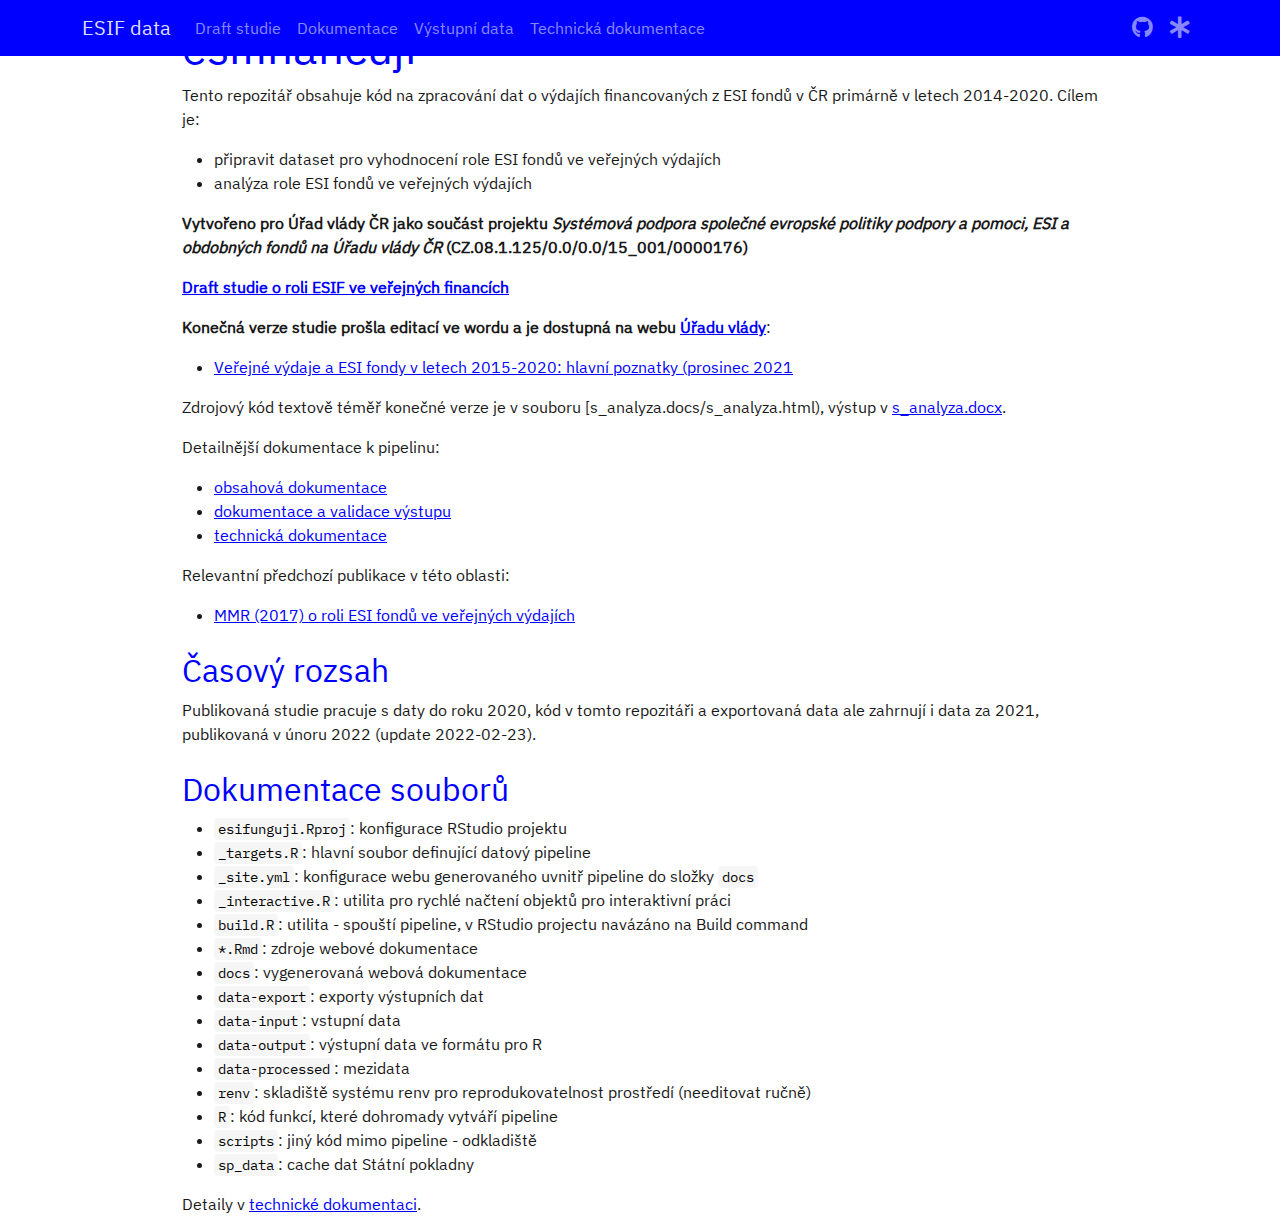
<file: docs/index.html>
<!DOCTYPE html>

<html>

<head>

<meta charset="utf-8" />
<meta name="generator" content="pandoc" />
<meta http-equiv="X-UA-Compatible" content="IE=EDGE" />




<title>esifinancuji</title>

<script src="site_libs/header-attrs-2.11/header-attrs.js"></script>
<script src="site_libs/jquery-3.6.0/jquery-3.6.0.min.js"></script>
<meta name="viewport" content="width=device-width, initial-scale=1, shrink-to-fit=no" />
<link href="site_libs/bootstrap-5.1.3/bootstrap.min.css" rel="stylesheet" />
<script src="site_libs/bootstrap-5.1.3/bootstrap.bundle.min.js"></script>
<link href="site_libs/_IBM Plex Sans-0.4.0/font.css" rel="stylesheet" />
<link href="site_libs/_IBM Plex Mono-0.4.0/font.css" rel="stylesheet" />
<script src="site_libs/bs3compat-0.3.1.9000/transition.js"></script>
<script src="site_libs/bs3compat-0.3.1.9000/tabs.js"></script>
<script src="site_libs/bs3compat-0.3.1.9000/bs3compat.js"></script>
<script src="site_libs/navigation-1.1/tabsets.js"></script>
<link href="site_libs/highlightjs-9.12.0/default.css" rel="stylesheet" />
<script src="site_libs/highlightjs-9.12.0/highlight.js"></script>
<link href="site_libs/pagedtable-1.1/css/pagedtable.css" rel="stylesheet" />
<script src="site_libs/pagedtable-1.1/js/pagedtable.js"></script>
<link href="site_libs/font-awesome-5.1.0/css/all.css" rel="stylesheet" />
<link href="site_libs/font-awesome-5.1.0/css/v4-shims.css" rel="stylesheet" />

<style type="text/css">
  code{white-space: pre-wrap;}
  span.smallcaps{font-variant: small-caps;}
  span.underline{text-decoration: underline;}
  div.column{display: inline-block; vertical-align: top; width: 50%;}
  div.hanging-indent{margin-left: 1.5em; text-indent: -1.5em;}
  ul.task-list{list-style: none;}
      .display.math{display: block; text-align: center; margin: 0.5rem auto;}
  </style>

<style type="text/css">code{white-space: pre;}</style>
<script type="text/javascript">
if (window.hljs) {
  hljs.configure({languages: []});
  hljs.initHighlightingOnLoad();
  if (document.readyState && document.readyState === "complete") {
    window.setTimeout(function() { hljs.initHighlighting(); }, 0);
  }
}
</script>








<style type = "text/css">
.main-container {
  max-width: 940px;
  margin-left: auto;
  margin-right: auto;
}
img {
  max-width:100%;
}
.tabbed-pane {
  padding-top: 12px;
}
.html-widget {
  margin-bottom: 20px;
}
button.code-folding-btn:focus {
  outline: none;
}
summary {
  display: list-item;
}
pre code {
  padding: 0;
}
</style>


<style type="text/css">
.dropdown-submenu {
  position: relative;
}
.dropdown-submenu>.dropdown-menu {
  top: 0;
  left: 100%;
  margin-top: -6px;
  margin-left: -1px;
  border-radius: 0 6px 6px 6px;
}
.dropdown-submenu:hover>.dropdown-menu {
  display: block;
}
.dropdown-submenu>a:after {
  display: block;
  content: " ";
  float: right;
  width: 0;
  height: 0;
  border-color: transparent;
  border-style: solid;
  border-width: 5px 0 5px 5px;
  border-left-color: #cccccc;
  margin-top: 5px;
  margin-right: -10px;
}
.dropdown-submenu:hover>a:after {
  border-left-color: #adb5bd;
}
.dropdown-submenu.pull-left {
  float: none;
}
.dropdown-submenu.pull-left>.dropdown-menu {
  left: -100%;
  margin-left: 10px;
  border-radius: 6px 0 6px 6px;
}
</style>

<script type="text/javascript">
// manage active state of menu based on current page
$(document).ready(function () {
  // active menu anchor
  href = window.location.pathname
  href = href.substr(href.lastIndexOf('/') + 1)
  if (href === "")
    href = "index.html";
  var menuAnchor = $('a[href="' + href + '"]');

  // mark it active
  menuAnchor.tab('show');

  // if it's got a parent navbar menu mark it active as well
  menuAnchor.closest('li.dropdown').addClass('active');

  // Navbar adjustments
  var navHeight = $(".navbar").first().height() + 15;
  var style = document.createElement('style');
  var pt = "padding-top: " + navHeight + "px; ";
  var mt = "margin-top: -" + navHeight + "px; ";
  var css = "";
  // offset scroll position for anchor links (for fixed navbar)
  for (var i = 1; i <= 6; i++) {
    css += ".section h" + i + "{ " + pt + mt + "}\n";
  }
  style.innerHTML = "body {" + pt + "padding-bottom: 40px; }\n" + css;
  document.head.appendChild(style);
});
</script>

<!-- tabsets -->

<style type="text/css">
.tabset-dropdown > .nav-tabs {
  display: inline-table;
  max-height: 500px;
  min-height: 44px;
  overflow-y: auto;
  border: 1px solid #ddd;
  border-radius: 4px;
}

.tabset-dropdown > .nav-tabs > li.active:before {
  content: "";
  font-family: 'Glyphicons Halflings';
  display: inline-block;
  padding: 10px;
  border-right: 1px solid #ddd;
}

.tabset-dropdown > .nav-tabs.nav-tabs-open > li.active:before {
  content: "&#xe258;";
  border: none;
}

.tabset-dropdown > .nav-tabs.nav-tabs-open:before {
  content: "";
  font-family: 'Glyphicons Halflings';
  display: inline-block;
  padding: 10px;
  border-right: 1px solid #ddd;
}

.tabset-dropdown > .nav-tabs > li.active {
  display: block;
}

.tabset-dropdown > .nav-tabs > li > a,
.tabset-dropdown > .nav-tabs > li > a:focus,
.tabset-dropdown > .nav-tabs > li > a:hover {
  border: none;
  display: inline-block;
  border-radius: 4px;
  background-color: transparent;
}

.tabset-dropdown > .nav-tabs.nav-tabs-open > li {
  display: block;
  float: none;
}

.tabset-dropdown > .nav-tabs > li {
  display: none;
}
</style>

<!-- code folding -->




</head>

<body>


<div class="container-fluid main-container">




<div class="navbar navbar-default  navbar-fixed-top" role="navigation">
  <div class="container">
    <div class="navbar-header">
      <button type="button" class="navbar-toggle collapsed" data-toggle="collapse" data-target="#navbar">
        <span class="icon-bar"></span>
        <span class="icon-bar"></span>
        <span class="icon-bar"></span>
      </button>
      <a class="navbar-brand" href="index.html">ESIF data</a>
    </div>
    <div id="navbar" class="navbar-collapse collapse">
      <ul class="nav navbar-nav">
        <li>
  <a href="s_pokladna.html">Draft studie</a>
</li>
<li>
  <a href="s_doc.html">Dokumentace</a>
</li>
<li>
  <a href="s_output.html">Výstupní data</a>
</li>
<li>
  <a href="dev.html">Technická dokumentace</a>
</li>
      </ul>
      <ul class="nav navbar-nav navbar-right">
        <li>
  <a href="https://github.com/petrbouchal/esifinancuji">
    <span class="fab fa-github fa-lg"></span>
     
  </a>
</li>
<li>
  <a href="https://petrbouchal.xyz">
    <span class="fas fa-asterisk fa-lg"></span>
     
  </a>
</li>
      </ul>
    </div><!--/.nav-collapse -->
  </div><!--/.container -->
</div><!--/.navbar -->

<div id="header">



<h1 class="title toc-ignore">esifinancuji</h1>

</div>


<!-- README.md is generated from README.Rmd. Please edit that file -->
<!-- badges: start -->
<!-- badges: end -->
<p>Tento repozitář obsahuje kód na zpracování dat o výdajích
financovaných z ESI fondů v ČR primárně v letech 2014-2020. Cílem
je:</p>
<ul>
<li>připravit dataset pro vyhodnocení role ESI fondů ve veřejných
výdajích</li>
<li>analýza role ESI fondů ve veřejných výdajích</li>
</ul>
<p><strong>Vytvořeno pro Úřad vlády ČR jako součást projektu
<em>Systémová podpora společné evropské politiky podpory a pomoci, ESI a
obdobných fondů na Úřadu vlády ČR</em>
(CZ.08.1.125/0.0/0.0/15_001/0000176)</strong></p>
<p><strong><a href="s_pokladna.html">Draft studie o roli ESIF ve
veřejných financích</a></strong></p>
<p><strong>Konečná verze studie prošla editací ve wordu a je dostupná na
webu <a
href="https://www.vlada.cz/cz/evropske-zalezitosti/analyzy-eu/analyzy-uvod-125732/">Úřadu
vlády</a></strong>:</p>
<ul>
<li><a
href="https://www.vlada.cz/cz/evropske-zalezitosti/analyzy-eu/analyzy-uvod-125732/">Veřejné
výdaje a ESI fondy v letech 2015-2020: hlavní poznatky (prosinec
2021</a></li>
</ul>
<p>Zdrojový kód textově téměř konečné verze je v souboru
[s_analyza.docs/s_analyza.html), výstup v <a
href="s_analyza.docx">s_analyza.docx</a>.</p>
<p>Detailnější dokumentace k pipelinu:</p>
<ul>
<li><a href="s_doc.html">obsahová dokumentace</a></li>
<li><a href="s_output.html">dokumentace a validace výstupu</a></li>
<li><a href="dev.html">technická dokumentace</a></li>
</ul>
<p>Relevantní předchozí publikace v této oblasti:</p>
<ul>
<li><a
href="https://dotaceeu.cz/cs/evropske-fondy-v-cr/narodni-organ-pro-koordinaci/evaluace/knihovna-evaluaci/verejne-vydaje-a-fondy-eu-2007%e2%80%932015">MMR
(2017) o roli ESI fondů ve veřejných výdajích</a></li>
</ul>
<div id="časový-rozsah" class="section level2">
<h2>Časový rozsah</h2>
<p>Publikovaná studie pracuje s daty do roku 2020, kód v tomto
repozitáři a exportovaná data ale zahrnují i data za 2021, publikovaná v
únoru 2022 (update 2022-02-23).</p>
</div>
<div id="dokumentace-souborů" class="section level2">
<h2>Dokumentace souborů</h2>
<ul>
<li><code>esifunguji.Rproj</code>: konfigurace RStudio projektu</li>
<li><code>_targets.R</code>: hlavní soubor definující datový
pipeline</li>
<li><code>_site.yml</code>: konfigurace webu generovaného uvnitř
pipeline do složky <code>docs</code></li>
<li><code>_interactive.R</code>: utilita pro rychlé načtení objektů pro
interaktivní práci</li>
<li><code>build.R</code>: utilita - spouští pipeline, v RStudio projectu
navázáno na Build command</li>
<li><code>*.Rmd</code>: zdroje webové dokumentace</li>
<li><code>docs</code>: vygenerovaná webová dokumentace</li>
<li><code>data-export</code>: exporty výstupních dat</li>
<li><code>data-input</code>: vstupní data</li>
<li><code>data-output</code>: výstupní data ve formátu pro R</li>
<li><code>data-processed</code>: mezidata</li>
<li><code>renv</code>: skladiště systému renv pro reprodukovatelnost
prostředí (needitovat ručně)</li>
<li><code>R</code>: kód funkcí, které dohromady vytváří pipeline</li>
<li><code>scripts</code>: jiný kód mimo pipeline - odkladiště</li>
<li><code>sp_data</code>: cache dat Státní pokladny</li>
</ul>
<p>Detaily v <a href="dev.html">technické dokumentaci</a>.</p>
</div>




</div>

<script>

// add bootstrap table styles to pandoc tables
function bootstrapStylePandocTables() {
  $('tr.odd').parent('tbody').parent('table').addClass('table table-condensed');
}
$(document).ready(function () {
  bootstrapStylePandocTables();
});


</script>

<!-- tabsets -->

<script>
$(document).ready(function () {
  window.buildTabsets("TOC");
});

$(document).ready(function () {
  $('.tabset-dropdown > .nav-tabs > li').click(function () {
    $(this).parent().toggleClass('nav-tabs-open');
  });
});
</script>

<!-- code folding -->



</body>
</html>
</file>
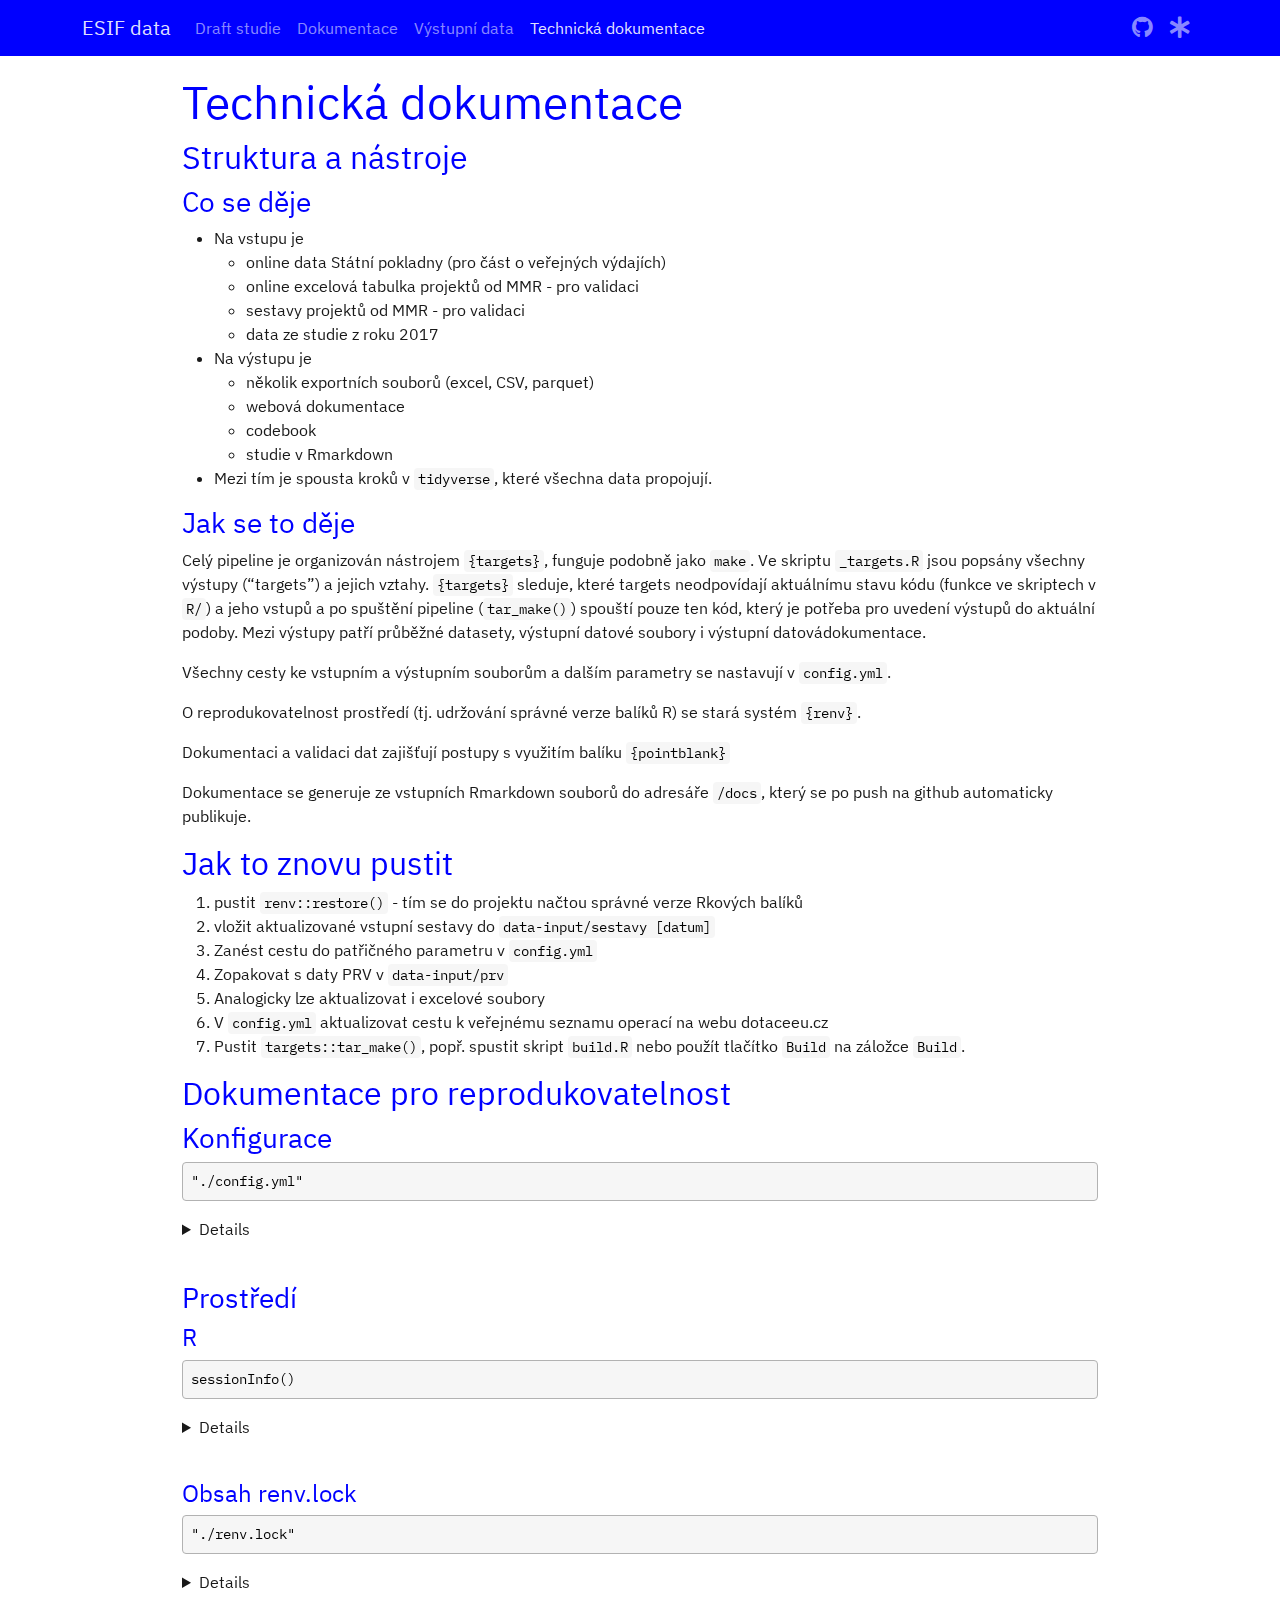
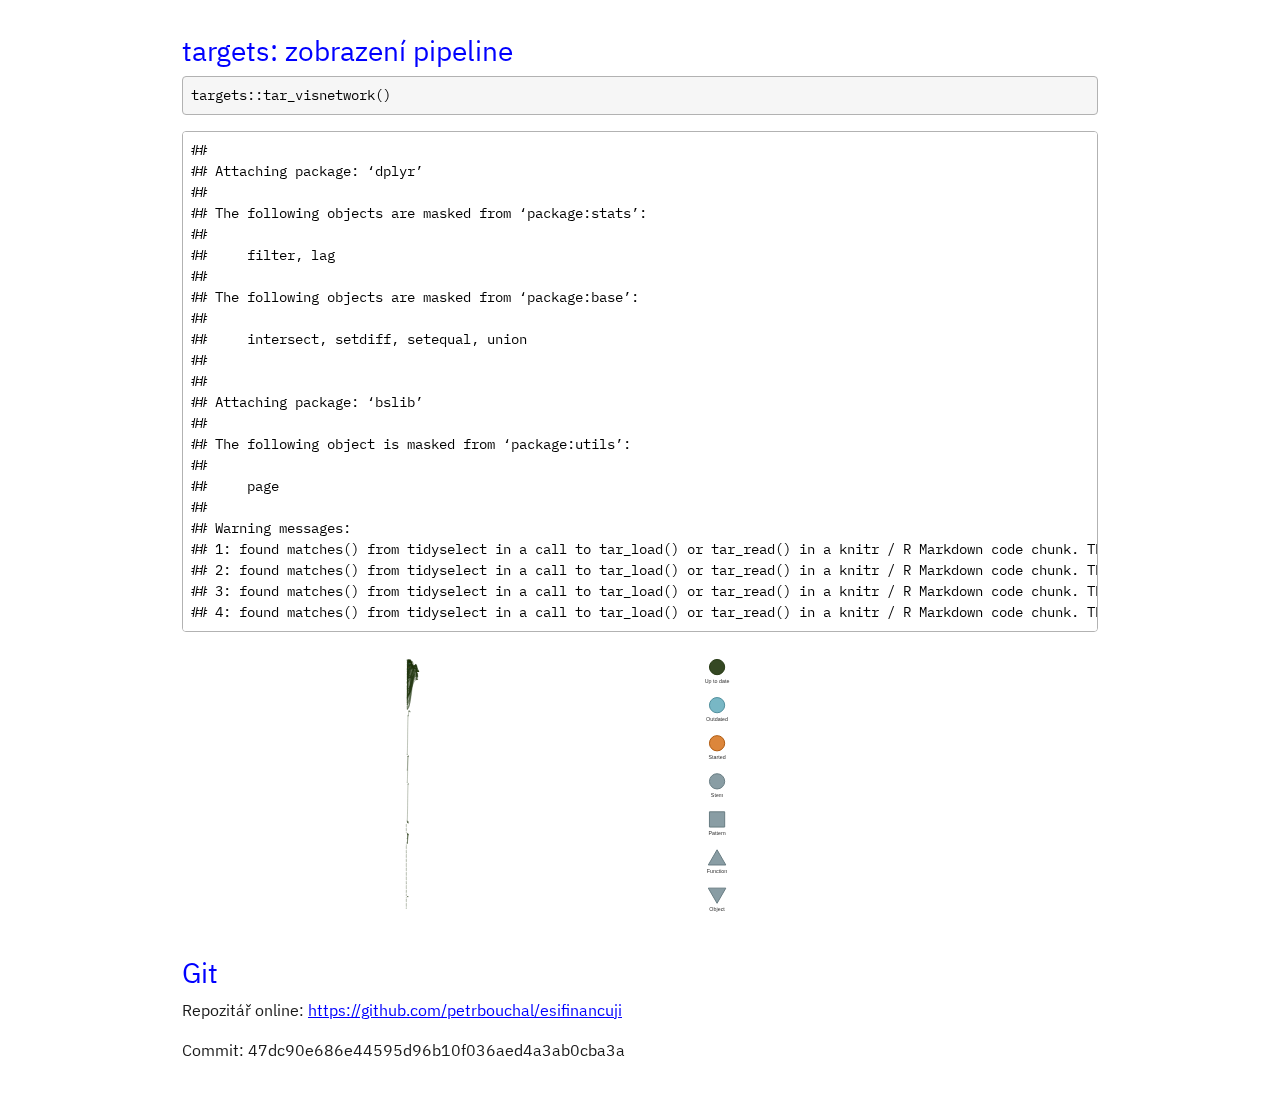
<file: docs/dev.html>
<!DOCTYPE html>

<html>

<head>

<meta charset="utf-8" />
<meta name="generator" content="pandoc" />
<meta http-equiv="X-UA-Compatible" content="IE=EDGE" />




<title>Technická dokumentace</title>

<script src="site_libs/header-attrs-2.11/header-attrs.js"></script>
<script src="site_libs/jquery-3.6.0/jquery-3.6.0.min.js"></script>
<meta name="viewport" content="width=device-width, initial-scale=1, shrink-to-fit=no" />
<link href="site_libs/bootstrap-5.1.3/bootstrap.min.css" rel="stylesheet" />
<script src="site_libs/bootstrap-5.1.3/bootstrap.bundle.min.js"></script>
<link href="site_libs/_IBM Plex Sans-0.4.0/font.css" rel="stylesheet" />
<link href="site_libs/_IBM Plex Mono-0.4.0/font.css" rel="stylesheet" />
<script src="site_libs/bs3compat-0.3.1.9000/transition.js"></script>
<script src="site_libs/bs3compat-0.3.1.9000/tabs.js"></script>
<script src="site_libs/bs3compat-0.3.1.9000/bs3compat.js"></script>
<script src="site_libs/navigation-1.1/tabsets.js"></script>
<link href="site_libs/highlightjs-9.12.0/default.css" rel="stylesheet" />
<script src="site_libs/highlightjs-9.12.0/highlight.js"></script>
<link href="site_libs/pagedtable-1.1/css/pagedtable.css" rel="stylesheet" />
<script src="site_libs/pagedtable-1.1/js/pagedtable.js"></script>
<script src="site_libs/htmlwidgets-1.5.3/htmlwidgets.js"></script>
<link href="site_libs/vis-4.20.1/vis.css" rel="stylesheet" />
<script src="site_libs/vis-4.20.1/vis.min.js"></script>
<script src="site_libs/visNetwork-binding-2.0.9/visNetwork.js"></script>
<link href="site_libs/font-awesome-5.1.0/css/all.css" rel="stylesheet" />
<link href="site_libs/font-awesome-5.1.0/css/v4-shims.css" rel="stylesheet" />

<style type="text/css">
  code{white-space: pre-wrap;}
  span.smallcaps{font-variant: small-caps;}
  span.underline{text-decoration: underline;}
  div.column{display: inline-block; vertical-align: top; width: 50%;}
  div.hanging-indent{margin-left: 1.5em; text-indent: -1.5em;}
  ul.task-list{list-style: none;}
      .display.math{display: block; text-align: center; margin: 0.5rem auto;}
  </style>

<style type="text/css">code{white-space: pre;}</style>
<script type="text/javascript">
if (window.hljs) {
  hljs.configure({languages: []});
  hljs.initHighlightingOnLoad();
  if (document.readyState && document.readyState === "complete") {
    window.setTimeout(function() { hljs.initHighlighting(); }, 0);
  }
}
</script>








<style type = "text/css">
.main-container {
  max-width: 940px;
  margin-left: auto;
  margin-right: auto;
}
img {
  max-width:100%;
}
.tabbed-pane {
  padding-top: 12px;
}
.html-widget {
  margin-bottom: 20px;
}
button.code-folding-btn:focus {
  outline: none;
}
summary {
  display: list-item;
}
pre code {
  padding: 0;
}
</style>


<style type="text/css">
.dropdown-submenu {
  position: relative;
}
.dropdown-submenu>.dropdown-menu {
  top: 0;
  left: 100%;
  margin-top: -6px;
  margin-left: -1px;
  border-radius: 0 6px 6px 6px;
}
.dropdown-submenu:hover>.dropdown-menu {
  display: block;
}
.dropdown-submenu>a:after {
  display: block;
  content: " ";
  float: right;
  width: 0;
  height: 0;
  border-color: transparent;
  border-style: solid;
  border-width: 5px 0 5px 5px;
  border-left-color: #cccccc;
  margin-top: 5px;
  margin-right: -10px;
}
.dropdown-submenu:hover>a:after {
  border-left-color: #adb5bd;
}
.dropdown-submenu.pull-left {
  float: none;
}
.dropdown-submenu.pull-left>.dropdown-menu {
  left: -100%;
  margin-left: 10px;
  border-radius: 6px 0 6px 6px;
}
</style>

<script type="text/javascript">
// manage active state of menu based on current page
$(document).ready(function () {
  // active menu anchor
  href = window.location.pathname
  href = href.substr(href.lastIndexOf('/') + 1)
  if (href === "")
    href = "index.html";
  var menuAnchor = $('a[href="' + href + '"]');

  // mark it active
  menuAnchor.tab('show');

  // if it's got a parent navbar menu mark it active as well
  menuAnchor.closest('li.dropdown').addClass('active');

  // Navbar adjustments
  var navHeight = $(".navbar").first().height() + 15;
  var style = document.createElement('style');
  var pt = "padding-top: " + navHeight + "px; ";
  var mt = "margin-top: -" + navHeight + "px; ";
  var css = "";
  // offset scroll position for anchor links (for fixed navbar)
  for (var i = 1; i <= 6; i++) {
    css += ".section h" + i + "{ " + pt + mt + "}\n";
  }
  style.innerHTML = "body {" + pt + "padding-bottom: 40px; }\n" + css;
  document.head.appendChild(style);
});
</script>

<!-- tabsets -->

<style type="text/css">
.tabset-dropdown > .nav-tabs {
  display: inline-table;
  max-height: 500px;
  min-height: 44px;
  overflow-y: auto;
  border: 1px solid #ddd;
  border-radius: 4px;
}

.tabset-dropdown > .nav-tabs > li.active:before {
  content: "";
  font-family: 'Glyphicons Halflings';
  display: inline-block;
  padding: 10px;
  border-right: 1px solid #ddd;
}

.tabset-dropdown > .nav-tabs.nav-tabs-open > li.active:before {
  content: "&#xe258;";
  border: none;
}

.tabset-dropdown > .nav-tabs.nav-tabs-open:before {
  content: "";
  font-family: 'Glyphicons Halflings';
  display: inline-block;
  padding: 10px;
  border-right: 1px solid #ddd;
}

.tabset-dropdown > .nav-tabs > li.active {
  display: block;
}

.tabset-dropdown > .nav-tabs > li > a,
.tabset-dropdown > .nav-tabs > li > a:focus,
.tabset-dropdown > .nav-tabs > li > a:hover {
  border: none;
  display: inline-block;
  border-radius: 4px;
  background-color: transparent;
}

.tabset-dropdown > .nav-tabs.nav-tabs-open > li {
  display: block;
  float: none;
}

.tabset-dropdown > .nav-tabs > li {
  display: none;
}
</style>

<!-- code folding -->




</head>

<body>


<div class="container-fluid main-container">




<div class="navbar navbar-default  navbar-fixed-top" role="navigation">
  <div class="container">
    <div class="navbar-header">
      <button type="button" class="navbar-toggle collapsed" data-toggle="collapse" data-target="#navbar">
        <span class="icon-bar"></span>
        <span class="icon-bar"></span>
        <span class="icon-bar"></span>
      </button>
      <a class="navbar-brand" href="index.html">ESIF data</a>
    </div>
    <div id="navbar" class="navbar-collapse collapse">
      <ul class="nav navbar-nav">
        <li>
  <a href="s_pokladna.html">Draft studie</a>
</li>
<li>
  <a href="s_doc.html">Dokumentace</a>
</li>
<li>
  <a href="s_output.html">Výstupní data</a>
</li>
<li>
  <a href="dev.html">Technická dokumentace</a>
</li>
      </ul>
      <ul class="nav navbar-nav navbar-right">
        <li>
  <a href="https://github.com/petrbouchal/esifinancuji">
    <span class="fab fa-github fa-lg"></span>
     
  </a>
</li>
<li>
  <a href="https://petrbouchal.xyz">
    <span class="fas fa-asterisk fa-lg"></span>
     
  </a>
</li>
      </ul>
    </div><!--/.nav-collapse -->
  </div><!--/.container -->
</div><!--/.navbar -->

<div id="header">



<h1 class="title toc-ignore">Technická dokumentace</h1>

</div>


<div id="struktura-a-nástroje" class="section level2">
<h2>Struktura a nástroje</h2>
<div id="co-se-děje" class="section level3">
<h3>Co se děje</h3>
<ul>
<li>Na vstupu je
<ul>
<li>online data Státní pokladny (pro část o veřejných výdajích)</li>
<li>online excelová tabulka projektů od MMR - pro validaci</li>
<li>sestavy projektů od MMR - pro validaci</li>
<li>data ze studie z roku 2017</li>
</ul></li>
<li>Na výstupu je
<ul>
<li>několik exportních souborů (excel, CSV, parquet)</li>
<li>webová dokumentace</li>
<li>codebook</li>
<li>studie v Rmarkdown</li>
</ul></li>
<li>Mezi tím je spousta kroků v <code>tidyverse</code>, které všechna
data propojují.</li>
</ul>
</div>
<div id="jak-se-to-děje" class="section level3">
<h3>Jak se to děje</h3>
<p>Celý pipeline je organizován nástrojem <code>{targets}</code>,
funguje podobně jako <code>make</code>. Ve skriptu
<code>_targets.R</code> jsou popsány všechny výstupy (“targets”) a
jejich vztahy. <code>{targets}</code> sleduje, které targets
neodpovídají aktuálnímu stavu kódu (funkce ve skriptech v
<code>R/</code>) a jeho vstupů a po spuštění pipeline
(<code>tar_make()</code>) spouští pouze ten kód, který je potřeba pro
uvedení výstupů do aktuální podoby. Mezi výstupy patří průběžné
datasety, výstupní datové soubory i výstupní datovádokumentace.</p>
<p>Všechny cesty ke vstupním a výstupním souborům a dalším parametry se
nastavují v <code>config.yml</code>.</p>
<p>O reprodukovatelnost prostředí (tj. udržování správné verze balíků R)
se stará systém <code>{renv}</code>.</p>
<p>Dokumentaci a validaci dat zajišťují postupy s využitím balíku
<code>{pointblank}</code></p>
<p>Dokumentace se generuje ze vstupních Rmarkdown souborů do adresáře
<code>/docs</code>, který se po push na github automaticky
publikuje.</p>
</div>
</div>
<div id="jak-to-znovu-pustit" class="section level2">
<h2>Jak to znovu pustit</h2>
<ol style="list-style-type: decimal">
<li>pustit <code>renv::restore()</code> - tím se do projektu načtou
správné verze Rkových balíků</li>
<li>vložit aktualizované vstupní sestavy do
<code>data-input/sestavy [datum]</code></li>
<li>Zanést cestu do patřičného parametru v <code>config.yml</code></li>
<li>Zopakovat s daty PRV v <code>data-input/prv</code></li>
<li>Analogicky lze aktualizovat i excelové soubory</li>
<li>V <code>config.yml</code> aktualizovat cestu k veřejnému seznamu
operací na webu dotaceeu.cz</li>
<li>Pustit <code>targets::tar_make()</code>, popř. spustit skript
<code>build.R</code> nebo použít tlačítko <code>Build</code> na záložce
<code>Build</code>.</li>
</ol>
</div>
<div id="dokumentace-pro-reprodukovatelnost" class="section level2">
<h2>Dokumentace pro reprodukovatelnost</h2>
<div id="konfigurace" class="section level3">
<h3>Konfigurace</h3>
<pre class="details"><code>&quot;./config.yml&quot;</code></pre>
<details closed>
<pre class="r"><code>
default:

  # settings for MISRIS (central budget starting from 2015)
  sp_years_central_new: !expr 2015:2020 # which years to download
  sp_months_central_new: 12 # which month&#39;s data to download
  sp_central_arrowdir_new: &quot;data-processed/sp-central-new-arr&quot;

  sp_nastroj_ids_1420_ops: [&quot;102&quot;, &quot;103&quot;, &quot;104&quot;, &quot;105&quot;, &quot;106&quot;, &quot;107&quot;, &quot;108&quot;, &quot;109&quot;]
  sp_nastroj_ids_1420_prv: [&quot;130&quot;, &quot;187&quot;]

  sp_nastroj_ids_0713_ops: [&quot;30&quot;, &quot;31&quot;, &quot;33&quot;, &quot;36&quot;, &quot;37&quot;, &quot;38&quot;, &quot;39&quot;, &quot;40&quot;, &quot;51&quot;, &quot;52&quot;, &quot;53&quot;, &quot;54&quot;]
  sp_nastroj_ids_0713_prv: [&quot;27&quot;, &quot;87&quot;]

  # settings for FINU (central budget 2010-2014)
  sp_years_central_old: !expr 2010:2014
  sp_months_central_old: 12
  sp_central_arrowdir_old: &quot;data-processed/sp-central-old-arr&quot;

  # settings for FINM (local budget 2010-2014)
  sp_years_local: !expr 2010:2020
  sp_months_local: 12
  sp_local_arrowdir: &quot;data-processed/sp-local-arr&quot;
  sp_local_grants_arrowdir: &quot;data-processed/sp-local-grants-arr&quot;

  # settings for FINSF (state funds 2015-)
  sp_months_sf: 12
  sp_sf_arrowdir: &quot;data-processed/sp-sf-arr&quot;

  # URL for getting project data
  ef_pubxls_url: &quot;https://dotaceeu.cz/getmedia/6297d56b-0b57-418d-ad25-dd16bd687479/2021_06-Seznam-operaci-_-List-of-operations.xls.aspx?ext=.xls&quot;

  # sestavy from MS
  sest_dir: &quot;data-input/sestavy 20210528&quot;
  sest_xlsx_prj: &quot;E001 Identifikace projektu.xlsx&quot;
  sest_xlsx_fin: &quot;E003 Finance celkem.xlsx&quot;
  sest_xlsx_zop: &quot;E004 Žádosti o platbu.xlsx&quot;
  sest_xlsx_obl: &quot;E005 Kategorizace_oblast.xlsx&quot;

  # PRV data-input

  prv_data_path: &quot;data-input/prv/PRV 2014-20 k XII. 2020.XLSX&quot;

  # Quest/Hermin categorisations
  mc_xlsx_q: &quot;data-input/kategorizace/kategorie_questNEW-2.xlsx&quot;
  mc_xlsx_h: &quot;data-input/kategorizace/AIS_desagregace_rHERMIN.xlsx&quot;
  mc_xlsx_prv: &quot;data-input/kategorizace/Navrh - KATEGORIZACE - Operace PRV + priority.xlsx&quot;

  # Arrow directory of cleaned up geolocation data for projects
  ef_obce_arrowdir: &quot;data-input/esif-projekty-obce&quot;

  # Excel file with hierarchy of all objectives and categories
  hier_excel_path: &quot;data-input/matice/Hierarchie_uprava_CSR_NPR-O27-uprava_20210125.xlsx&quot;
  hier_excel_sheet: SC

  # IDs
  czso_pop_table_id: &quot;130149&quot;

  # export location

  export_dir: &quot;data-export&quot;
  export_sum_xlsx: &quot;esif_sr.xlsx&quot;
  export_sum_csv: &quot;esif_sr.csv&quot;
  export_sum_pq: &quot;esif_sr.parquet&quot;
  export_detail_pq: &quot;esif_sr_detail.parquet&quot;

  export_cdbk: &quot;codebook.yaml&quot;

  repo_remote: &quot;https://github.com/petrbouchal/esifinancuji&quot;
  docs_url: &quot;https://esifinancuji.petrbouchal.xyz&quot;

  # data from 2017 study
  first_report_xlsx: &quot;data-input/adic2017/vydaje_dataset.xlsx&quot;
</code></pre>
</details>
<p><br></p>
</div>
<div id="prostředí" class="section level3">
<h3>Prostředí</h3>
<div id="r" class="section level4">
<h4>R</h4>
<pre class="details"><code>sessionInfo()</code></pre>
<details closed>
<pre class="r"><code>
R version 4.1.2 (2021-11-01)
Platform: aarch64-apple-darwin20 (64-bit)
Running under: macOS Monterey 12.3

Matrix products: default
BLAS:   /Library/Frameworks/R.framework/Versions/4.1-arm64/Resources/lib/libRblas.0.dylib
LAPACK: /Library/Frameworks/R.framework/Versions/4.1-arm64/Resources/lib/libRlapack.dylib

locale:
[1] en_US.UTF-8/en_US.UTF-8/en_US.UTF-8/C/en_US.UTF-8/en_US.UTF-8

attached base packages:
[1] stats     graphics  grDevices datasets  utils     methods   base     

other attached packages:
 [1] visNetwork_2.0.9          shinyWidgets_0.5.7       
 [3] shinybusy_0.2.2           shiny_1.7.1              
 [5] rstudioapi_0.13           pingr_2.0.1              
 [7] markdown_1.1              clustermq_0.8.95.1       
 [9] bs4Dash_2.0.2             patchwork_1.1.1          
[11] gt_0.3.1                  ggplot2_3.3.3            
[13] forcats_0.5.0             details_0.2.1            
[15] pointblank_0.9.0          purrr_0.3.4              
[17] readr_2.0.2               writexl_1.4.0            
[19] lubridate_1.7.10          czso_0.3.5               
[21] ragg_1.1.0                tidyr_1.1.3              
[23] arrow_7.0.0               purrrow_0.0.0.9000       
[25] config_0.3.1              httr_1.4.2               
[27] curl_4.3                  janitor_2.0.1            
[29] readxl_1.3.1              here_1.0.1               
[31] statnipokladna_0.7.0.9000 bslib_0.3.1.9000         
[33] stringr_1.4.0             dplyr_1.0.7              
[35] magrittr_2.0.1            future_1.21.0            
[37] tarchetypes_0.4.1         targets_0.6.0.9000       

loaded via a namespace (and not attached):
 [1] colorspace_2.0-0  ellipsis_0.3.2    rprojroot_2.0.2   snakecase_0.11.0 
 [5] fs_1.5.0          farver_2.1.0      listenv_0.8.0     ggrepel_0.9.1    
 [9] bit64_4.0.5       fansi_0.5.0       xml2_1.3.2        codetools_0.2-18 
[13] extrafont_0.17    cachem_1.0.4      knitr_1.36        jsonlite_1.7.2   
[17] broom_0.7.3       Rttf2pt1_1.3.8    png_0.1-7         clipr_0.7.1      
[21] compiler_4.1.2    backports_1.2.1   assertthat_0.2.1  fastmap_1.1.0    
[25] cli_3.0.1         later_1.1.0.1     hrbrthemes_0.8.0  htmltools_0.5.2  
[29] tools_4.1.2       igraph_1.2.6      gtable_0.3.0      glue_1.4.2       
[33] Rcpp_1.0.8        cellranger_1.1.0  jquerylib_0.1.4   vctrs_0.3.8      
[37] extrafontdb_1.0   blastula_0.3.2    xfun_0.24         globals_0.14.0   
[41] ps_1.6.0          mime_0.10         lifecycle_1.0.0   renv_0.14.0      
[45] ptrr_0.2.0.9000   scales_1.1.1      hms_1.0.0         promises_1.2.0.1 
[49] parallel_4.1.2    yaml_2.2.1        gdtools_0.2.3     sass_0.4.0       
[53] stringi_1.5.3     highr_0.8         desc_1.4.0        checkmate_2.0.0  
[57] commonmark_1.7    rlang_0.4.11      pkgconfig_2.0.3   systemfonts_1.0.4
[61] evaluate_0.14     labeling_0.4.2    htmlwidgets_1.5.3 bit_4.0.4        
[65] processx_3.5.2    tidyselect_1.1.1  parallelly_1.23.0 bookdown_0.24    
[69] R6_2.5.0          generics_0.1.0    DBI_1.1.0         pillar_1.6.2     
[73] withr_2.4.2       tibble_3.1.3      crayon_1.4.2      utf8_1.2.2       
[77] tzdb_0.1.2        rmarkdown_2.11    usethis_2.1.5     grid_4.1.2       
[81] data.table_1.14.0 callr_3.7.0.9000  digest_0.6.27     xtable_1.8-4     
[85] httpuv_1.5.5      textshaping_0.3.6 munsell_0.5.0    
</code></pre>
</details>
<p><br></p>
</div>
<div id="obsah-renv.lock" class="section level4">
<h4>Obsah renv.lock</h4>
<pre class="details"><code>&quot;./renv.lock&quot;</code></pre>
<details closed>
<pre class="r"><code>
{
  &quot;R&quot;: {
    &quot;Version&quot;: &quot;4.1.2&quot;,
    &quot;Repositories&quot;: [
      {
        &quot;Name&quot;: &quot;CRAN&quot;,
        &quot;URL&quot;: &quot;https://cran.rstudio.com&quot;
      }
    ]
  },
  &quot;Packages&quot;: {
    &quot;BH&quot;: {
      &quot;Package&quot;: &quot;BH&quot;,
      &quot;Version&quot;: &quot;1.75.0-0&quot;,
      &quot;Source&quot;: &quot;Repository&quot;,
      &quot;Repository&quot;: &quot;CRAN&quot;,
      &quot;Hash&quot;: &quot;e4c04affc2cac20c8fec18385cd14691&quot;
    },
    &quot;DBI&quot;: {
      &quot;Package&quot;: &quot;DBI&quot;,
      &quot;Version&quot;: &quot;1.1.0&quot;,
      &quot;Source&quot;: &quot;Repository&quot;,
      &quot;Repository&quot;: &quot;CRAN&quot;,
      &quot;Hash&quot;: &quot;4744be45519d675af66c28478720fce5&quot;
    },
    &quot;MASS&quot;: {
      &quot;Package&quot;: &quot;MASS&quot;,
      &quot;Version&quot;: &quot;7.3-53&quot;,
      &quot;Source&quot;: &quot;Repository&quot;,
      &quot;Repository&quot;: &quot;CRAN&quot;,
      &quot;Hash&quot;: &quot;d1bc1c8e9c0ace57ec9ffea01021d45f&quot;
    },
    &quot;Matrix&quot;: {
      &quot;Package&quot;: &quot;Matrix&quot;,
      &quot;Version&quot;: &quot;1.4-0&quot;,
      &quot;Source&quot;: &quot;Repository&quot;
    },
    &quot;R6&quot;: {
      &quot;Package&quot;: &quot;R6&quot;,
      &quot;Version&quot;: &quot;2.5.0&quot;,
      &quot;Source&quot;: &quot;Repository&quot;,
      &quot;Repository&quot;: &quot;CRAN&quot;,
      &quot;Hash&quot;: &quot;b203113193e70978a696b2809525649d&quot;
    },
    &quot;RColorBrewer&quot;: {
      &quot;Package&quot;: &quot;RColorBrewer&quot;,
      &quot;Version&quot;: &quot;1.1-2&quot;,
      &quot;Source&quot;: &quot;Repository&quot;,
      &quot;Repository&quot;: &quot;CRAN&quot;,
      &quot;Hash&quot;: &quot;e031418365a7f7a766181ab5a41a5716&quot;
    },
    &quot;RCurl&quot;: {
      &quot;Package&quot;: &quot;RCurl&quot;,
      &quot;Version&quot;: &quot;1.98-1.3&quot;,
      &quot;Source&quot;: &quot;Repository&quot;,
      &quot;Repository&quot;: &quot;CRAN&quot;,
      &quot;Hash&quot;: &quot;ddac9abbfba243f9aeab9b5680b968d3&quot;
    },
    &quot;Rcpp&quot;: {
      &quot;Package&quot;: &quot;Rcpp&quot;,
      &quot;Version&quot;: &quot;1.0.6&quot;,
      &quot;Source&quot;: &quot;Repository&quot;,
      &quot;Repository&quot;: &quot;CRAN&quot;,
      &quot;Hash&quot;: &quot;dbb5e436998a7eba5a9d682060533338&quot;
    },
    &quot;Rttf2pt1&quot;: {
      &quot;Package&quot;: &quot;Rttf2pt1&quot;,
      &quot;Version&quot;: &quot;1.3.8&quot;,
      &quot;Source&quot;: &quot;Repository&quot;,
      &quot;Repository&quot;: &quot;CRAN&quot;,
      &quot;Hash&quot;: &quot;8c4137a9ab70de4787d57758f8190617&quot;
    },
    &quot;arrow&quot;: {
      &quot;Package&quot;: &quot;arrow&quot;,
      &quot;Version&quot;: &quot;7.0.0&quot;,
      &quot;Source&quot;: &quot;Repository&quot;
    },
    &quot;askpass&quot;: {
      &quot;Package&quot;: &quot;askpass&quot;,
      &quot;Version&quot;: &quot;1.1&quot;,
      &quot;Source&quot;: &quot;Repository&quot;,
      &quot;Repository&quot;: &quot;CRAN&quot;,
      &quot;Hash&quot;: &quot;e8a22846fff485f0be3770c2da758713&quot;
    },
    &quot;assertthat&quot;: {
      &quot;Package&quot;: &quot;assertthat&quot;,
      &quot;Version&quot;: &quot;0.2.1&quot;,
      &quot;Source&quot;: &quot;Repository&quot;,
      &quot;Repository&quot;: &quot;CRAN&quot;,
      &quot;Hash&quot;: &quot;50c838a310445e954bc13f26f26a6ecf&quot;
    },
    &quot;backports&quot;: {
      &quot;Package&quot;: &quot;backports&quot;,
      &quot;Version&quot;: &quot;1.2.1&quot;,
      &quot;Source&quot;: &quot;Repository&quot;,
      &quot;Repository&quot;: &quot;CRAN&quot;,
      &quot;Hash&quot;: &quot;644043219fc24e190c2f620c1a380a69&quot;
    },
    &quot;base64enc&quot;: {
      &quot;Package&quot;: &quot;base64enc&quot;,
      &quot;Version&quot;: &quot;0.1-3&quot;,
      &quot;Source&quot;: &quot;Repository&quot;,
      &quot;Repository&quot;: &quot;CRAN&quot;,
      &quot;Hash&quot;: &quot;543776ae6848fde2f48ff3816d0628bc&quot;
    },
    &quot;bit&quot;: {
      &quot;Package&quot;: &quot;bit&quot;,
      &quot;Version&quot;: &quot;4.0.4&quot;,
      &quot;Source&quot;: &quot;Repository&quot;,
      &quot;Repository&quot;: &quot;CRAN&quot;,
      &quot;Hash&quot;: &quot;f36715f14d94678eea9933af927bc15d&quot;
    },
    &quot;bit64&quot;: {
      &quot;Package&quot;: &quot;bit64&quot;,
      &quot;Version&quot;: &quot;4.0.5&quot;,
      &quot;Source&quot;: &quot;Repository&quot;,
      &quot;Repository&quot;: &quot;CRAN&quot;,
      &quot;Hash&quot;: &quot;9fe98599ca456d6552421db0d6772d8f&quot;
    },
    &quot;bitops&quot;: {
      &quot;Package&quot;: &quot;bitops&quot;,
      &quot;Version&quot;: &quot;1.0-6&quot;,
      &quot;Source&quot;: &quot;Repository&quot;,
      &quot;Repository&quot;: &quot;CRAN&quot;,
      &quot;Hash&quot;: &quot;0b118d5900596bae6c4d4865374536a6&quot;
    },
    &quot;blastula&quot;: {
      &quot;Package&quot;: &quot;blastula&quot;,
      &quot;Version&quot;: &quot;0.3.2&quot;,
      &quot;Source&quot;: &quot;Repository&quot;,
      &quot;Repository&quot;: &quot;CRAN&quot;,
      &quot;Hash&quot;: &quot;1f45952e8aadddb043afb988b988dd52&quot;
    },
    &quot;blob&quot;: {
      &quot;Package&quot;: &quot;blob&quot;,
      &quot;Version&quot;: &quot;1.2.1&quot;,
      &quot;Source&quot;: &quot;Repository&quot;,
      &quot;Repository&quot;: &quot;CRAN&quot;,
      &quot;Hash&quot;: &quot;9addc7e2c5954eca5719928131fed98c&quot;
    },
    &quot;bookdown&quot;: {
      &quot;Package&quot;: &quot;bookdown&quot;,
      &quot;Version&quot;: &quot;0.24&quot;,
      &quot;Source&quot;: &quot;Repository&quot;,
      &quot;Repository&quot;: &quot;CRAN&quot;,
      &quot;Hash&quot;: &quot;3837766a1e1b527af25fa3e2d12a2800&quot;
    },
    &quot;brew&quot;: {
      &quot;Package&quot;: &quot;brew&quot;,
      &quot;Version&quot;: &quot;1.0-6&quot;,
      &quot;Source&quot;: &quot;Repository&quot;,
      &quot;Repository&quot;: &quot;CRAN&quot;,
      &quot;Hash&quot;: &quot;92a5f887f9ae3035ac7afde22ba73ee9&quot;
    },
    &quot;brio&quot;: {
      &quot;Package&quot;: &quot;brio&quot;,
      &quot;Version&quot;: &quot;1.1.1&quot;,
      &quot;Source&quot;: &quot;Repository&quot;,
      &quot;Repository&quot;: &quot;CRAN&quot;,
      &quot;Hash&quot;: &quot;36758510e65a457efeefa50e1e7f0576&quot;
    },
    &quot;broom&quot;: {
      &quot;Package&quot;: &quot;broom&quot;,
      &quot;Version&quot;: &quot;0.7.3&quot;,
      &quot;Source&quot;: &quot;Repository&quot;,
      &quot;Repository&quot;: &quot;CRAN&quot;,
      &quot;Hash&quot;: &quot;5581a5ddc8fe2ac5e0d092ec2de4c4ae&quot;
    },
    &quot;bs4Dash&quot;: {
      &quot;Package&quot;: &quot;bs4Dash&quot;,
      &quot;Version&quot;: &quot;2.0.2&quot;,
      &quot;Source&quot;: &quot;Repository&quot;,
      &quot;Repository&quot;: &quot;CRAN&quot;,
      &quot;Hash&quot;: &quot;e91fefcf385e2433f574263619307243&quot;
    },
    &quot;bslib&quot;: {
      &quot;Package&quot;: &quot;bslib&quot;,
      &quot;Version&quot;: &quot;0.3.1.9000&quot;,
      &quot;Source&quot;: &quot;GitHub&quot;,
      &quot;RemoteType&quot;: &quot;github&quot;,
      &quot;RemoteHost&quot;: &quot;api.github.com&quot;,
      &quot;RemoteRepo&quot;: &quot;bslib&quot;,
      &quot;RemoteUsername&quot;: &quot;rstudio&quot;,
      &quot;RemoteRef&quot;: &quot;HEAD&quot;,
      &quot;RemoteSha&quot;: &quot;888fbe064491692deb56fd90dc23455052e31073&quot;,
      &quot;Hash&quot;: &quot;4fb58ab3aa9aa1927807fa79817cee70&quot;
    },
    &quot;cachem&quot;: {
      &quot;Package&quot;: &quot;cachem&quot;,
      &quot;Version&quot;: &quot;1.0.4&quot;,
      &quot;Source&quot;: &quot;Repository&quot;,
      &quot;Repository&quot;: &quot;CRAN&quot;,
      &quot;Hash&quot;: &quot;2703a46dcabfb902f10060b2bca9f708&quot;
    },
    &quot;callr&quot;: {
      &quot;Package&quot;: &quot;callr&quot;,
      &quot;Version&quot;: &quot;3.7.0.9000&quot;,
      &quot;Source&quot;: &quot;GitHub&quot;,
      &quot;RemoteType&quot;: &quot;github&quot;,
      &quot;RemoteHost&quot;: &quot;api.github.com&quot;,
      &quot;RemoteUsername&quot;: &quot;r-lib&quot;,
      &quot;RemoteRepo&quot;: &quot;callr&quot;,
      &quot;RemoteRef&quot;: &quot;master&quot;,
      &quot;RemoteSha&quot;: &quot;ef9c9d8e9d2061b11b0844661182ca80b15572c8&quot;,
      &quot;Hash&quot;: &quot;9e5cf59fb4a333d729e2d04e927dd8ff&quot;
    },
    &quot;cellranger&quot;: {
      &quot;Package&quot;: &quot;cellranger&quot;,
      &quot;Version&quot;: &quot;1.1.0&quot;,
      &quot;Source&quot;: &quot;Repository&quot;,
      &quot;Repository&quot;: &quot;CRAN&quot;,
      &quot;Hash&quot;: &quot;f61dbaec772ccd2e17705c1e872e9e7c&quot;
    },
    &quot;checkmate&quot;: {
      &quot;Package&quot;: &quot;checkmate&quot;,
      &quot;Version&quot;: &quot;2.0.0&quot;,
      &quot;Source&quot;: &quot;Repository&quot;,
      &quot;Repository&quot;: &quot;CRAN&quot;,
      &quot;Hash&quot;: &quot;a667800d5f0350371bedeb8b8b950289&quot;
    },
    &quot;cli&quot;: {
      &quot;Package&quot;: &quot;cli&quot;,
      &quot;Version&quot;: &quot;3.0.1&quot;,
      &quot;Source&quot;: &quot;Repository&quot;,
      &quot;Repository&quot;: &quot;CRAN&quot;,
      &quot;Hash&quot;: &quot;e3ae5d68dea0c55a12ea12a9fda02e61&quot;
    },
    &quot;clustermq&quot;: {
      &quot;Package&quot;: &quot;clustermq&quot;,
      &quot;Version&quot;: &quot;0.8.95.1&quot;,
      &quot;Source&quot;: &quot;Repository&quot;,
      &quot;Repository&quot;: &quot;CRAN&quot;,
      &quot;Hash&quot;: &quot;385cd5623e6f8f27dc79437398dceed1&quot;
    },
    &quot;codetools&quot;: {
      &quot;Package&quot;: &quot;codetools&quot;,
      &quot;Version&quot;: &quot;0.2-18&quot;,
      &quot;Source&quot;: &quot;Repository&quot;,
      &quot;Repository&quot;: &quot;CRAN&quot;,
      &quot;Hash&quot;: &quot;019388fc48e48b3da0d3a76ff94608a8&quot;
    },
    &quot;colorspace&quot;: {
      &quot;Package&quot;: &quot;colorspace&quot;,
      &quot;Version&quot;: &quot;2.0-0&quot;,
      &quot;Source&quot;: &quot;Repository&quot;,
      &quot;Repository&quot;: &quot;CRAN&quot;,
      &quot;Hash&quot;: &quot;abea3384649ef37f60ef51ce002f3547&quot;
    },
    &quot;commonmark&quot;: {
      &quot;Package&quot;: &quot;commonmark&quot;,
      &quot;Version&quot;: &quot;1.7&quot;,
      &quot;Source&quot;: &quot;Repository&quot;,
      &quot;Repository&quot;: &quot;CRAN&quot;,
      &quot;Hash&quot;: &quot;0f22be39ec1d141fd03683c06f3a6e67&quot;
    },
    &quot;config&quot;: {
      &quot;Package&quot;: &quot;config&quot;,
      &quot;Version&quot;: &quot;0.3.1&quot;,
      &quot;Source&quot;: &quot;Repository&quot;,
      &quot;Repository&quot;: &quot;CRAN&quot;,
      &quot;Hash&quot;: &quot;31d77b09f63550cee9ecb5a08bf76e8f&quot;
    },
    &quot;cpp11&quot;: {
      &quot;Package&quot;: &quot;cpp11&quot;,
      &quot;Version&quot;: &quot;0.4.0&quot;,
      &quot;Source&quot;: &quot;Repository&quot;,
      &quot;Repository&quot;: &quot;CRAN&quot;,
      &quot;Hash&quot;: &quot;40ba3fd26c8f61d8d14d334bc7761df9&quot;
    },
    &quot;credentials&quot;: {
      &quot;Package&quot;: &quot;credentials&quot;,
      &quot;Version&quot;: &quot;1.3.0&quot;,
      &quot;Source&quot;: &quot;Repository&quot;,
      &quot;Repository&quot;: &quot;CRAN&quot;,
      &quot;Hash&quot;: &quot;a96728288c75a814c900af9da84387be&quot;
    },
    &quot;curl&quot;: {
      &quot;Package&quot;: &quot;curl&quot;,
      &quot;Version&quot;: &quot;4.3&quot;,
      &quot;Source&quot;: &quot;Repository&quot;,
      &quot;Repository&quot;: &quot;CRAN&quot;,
      &quot;Hash&quot;: &quot;2b7d10581cc730804e9ed178c8374bd6&quot;
    },
    &quot;czso&quot;: {
      &quot;Package&quot;: &quot;czso&quot;,
      &quot;Version&quot;: &quot;0.3.5&quot;,
      &quot;Source&quot;: &quot;Repository&quot;,
      &quot;Repository&quot;: &quot;CRAN&quot;,
      &quot;Hash&quot;: &quot;6fb94b3867e48c70c2ff124e4ed2ead2&quot;
    },
    &quot;data.table&quot;: {
      &quot;Package&quot;: &quot;data.table&quot;,
      &quot;Version&quot;: &quot;1.14.0&quot;,
      &quot;Source&quot;: &quot;Repository&quot;,
      &quot;Repository&quot;: &quot;CRAN&quot;,
      &quot;Hash&quot;: &quot;d1b8b1a821ee564a3515fa6c6d5c52dc&quot;
    },
    &quot;dbplyr&quot;: {
      &quot;Package&quot;: &quot;dbplyr&quot;,
      &quot;Version&quot;: &quot;2.1.1&quot;,
      &quot;Source&quot;: &quot;Repository&quot;,
      &quot;Repository&quot;: &quot;CRAN&quot;,
      &quot;Hash&quot;: &quot;1f37fa4ab2f5f7eded42f78b9a887182&quot;
    },
    &quot;desc&quot;: {
      &quot;Package&quot;: &quot;desc&quot;,
      &quot;Version&quot;: &quot;1.4.0&quot;,
      &quot;Source&quot;: &quot;Repository&quot;,
      &quot;Repository&quot;: &quot;CRAN&quot;,
      &quot;Hash&quot;: &quot;28763d08fadd0b733e3cee9dab4e12fe&quot;
    },
    &quot;details&quot;: {
      &quot;Package&quot;: &quot;details&quot;,
      &quot;Version&quot;: &quot;0.2.1&quot;,
      &quot;Source&quot;: &quot;Repository&quot;,
      &quot;Repository&quot;: &quot;CRAN&quot;,
      &quot;Hash&quot;: &quot;7a18f9d2e53a960aafbe25c043ec3f52&quot;
    },
    &quot;diffobj&quot;: {
      &quot;Package&quot;: &quot;diffobj&quot;,
      &quot;Version&quot;: &quot;0.3.3&quot;,
      &quot;Source&quot;: &quot;Repository&quot;,
      &quot;Repository&quot;: &quot;CRAN&quot;,
      &quot;Hash&quot;: &quot;55fae7ec1418d2a47bd552571673d1af&quot;
    },
    &quot;digest&quot;: {
      &quot;Package&quot;: &quot;digest&quot;,
      &quot;Version&quot;: &quot;0.6.27&quot;,
      &quot;Source&quot;: &quot;Repository&quot;,
      &quot;Repository&quot;: &quot;CRAN&quot;,
      &quot;Hash&quot;: &quot;a0cbe758a531d054b537d16dff4d58a1&quot;
    },
    &quot;dplyr&quot;: {
      &quot;Package&quot;: &quot;dplyr&quot;,
      &quot;Version&quot;: &quot;1.0.7&quot;,
      &quot;Source&quot;: &quot;Repository&quot;,
      &quot;Repository&quot;: &quot;CRAN&quot;,
      &quot;Hash&quot;: &quot;36f1ae62f026c8ba9f9b5c9a08c03297&quot;
    },
    &quot;drat&quot;: {
      &quot;Package&quot;: &quot;drat&quot;,
      &quot;Version&quot;: &quot;0.1.8&quot;,
      &quot;Source&quot;: &quot;Repository&quot;,
      &quot;Repository&quot;: &quot;CRAN&quot;,
      &quot;Hash&quot;: &quot;0b49721ddebe653c2a29776ab9f265f5&quot;
    },
    &quot;ellipsis&quot;: {
      &quot;Package&quot;: &quot;ellipsis&quot;,
      &quot;Version&quot;: &quot;0.3.2&quot;,
      &quot;Source&quot;: &quot;Repository&quot;,
      &quot;Repository&quot;: &quot;CRAN&quot;,
      &quot;Hash&quot;: &quot;bb0eec2fe32e88d9e2836c2f73ea2077&quot;
    },
    &quot;evaluate&quot;: {
      &quot;Package&quot;: &quot;evaluate&quot;,
      &quot;Version&quot;: &quot;0.14&quot;,
      &quot;Source&quot;: &quot;Repository&quot;,
      &quot;Repository&quot;: &quot;CRAN&quot;,
      &quot;Hash&quot;: &quot;ec8ca05cffcc70569eaaad8469d2a3a7&quot;
    },
    &quot;extrafont&quot;: {
      &quot;Package&quot;: &quot;extrafont&quot;,
      &quot;Version&quot;: &quot;0.17&quot;,
      &quot;Source&quot;: &quot;Repository&quot;,
      &quot;Repository&quot;: &quot;CRAN&quot;,
      &quot;Hash&quot;: &quot;7f2f50e8f998a4bea4b04650fc4f2ca8&quot;
    },
    &quot;extrafontdb&quot;: {
      &quot;Package&quot;: &quot;extrafontdb&quot;,
      &quot;Version&quot;: &quot;1.0&quot;,
      &quot;Source&quot;: &quot;Repository&quot;,
      &quot;Repository&quot;: &quot;CRAN&quot;,
      &quot;Hash&quot;: &quot;a861555ddec7451c653b40e713166c6f&quot;
    },
    &quot;fansi&quot;: {
      &quot;Package&quot;: &quot;fansi&quot;,
      &quot;Version&quot;: &quot;0.5.0&quot;,
      &quot;Source&quot;: &quot;Repository&quot;,
      &quot;Repository&quot;: &quot;CRAN&quot;,
      &quot;Hash&quot;: &quot;d447b40982c576a72b779f0a3b3da227&quot;
    },
    &quot;farver&quot;: {
      &quot;Package&quot;: &quot;farver&quot;,
      &quot;Version&quot;: &quot;2.1.0&quot;,
      &quot;Source&quot;: &quot;Repository&quot;,
      &quot;Repository&quot;: &quot;CRAN&quot;,
      &quot;Hash&quot;: &quot;c98eb5133d9cb9e1622b8691487f11bb&quot;
    },
    &quot;fastmap&quot;: {
      &quot;Package&quot;: &quot;fastmap&quot;,
      &quot;Version&quot;: &quot;1.1.0&quot;,
      &quot;Source&quot;: &quot;Repository&quot;,
      &quot;Repository&quot;: &quot;CRAN&quot;,
      &quot;Hash&quot;: &quot;77bd60a6157420d4ffa93b27cf6a58b8&quot;
    },
    &quot;fontawesome&quot;: {
      &quot;Package&quot;: &quot;fontawesome&quot;,
      &quot;Version&quot;: &quot;0.2.2&quot;,
      &quot;Source&quot;: &quot;Repository&quot;,
      &quot;Repository&quot;: &quot;CRAN&quot;,
      &quot;Hash&quot;: &quot;55624ed409e46c5f358b2c060be87f67&quot;
    },
    &quot;forcats&quot;: {
      &quot;Package&quot;: &quot;forcats&quot;,
      &quot;Version&quot;: &quot;0.5.0&quot;,
      &quot;Source&quot;: &quot;Repository&quot;,
      &quot;Repository&quot;: &quot;CRAN&quot;,
      &quot;Hash&quot;: &quot;1cb4279e697650f0bd78cd3601ee7576&quot;
    },
    &quot;fresh&quot;: {
      &quot;Package&quot;: &quot;fresh&quot;,
      &quot;Version&quot;: &quot;0.2.0&quot;,
      &quot;Source&quot;: &quot;Repository&quot;,
      &quot;Repository&quot;: &quot;CRAN&quot;,
      &quot;Hash&quot;: &quot;fa54367040deb4537da49b7ac0ee5770&quot;
    },
    &quot;fs&quot;: {
      &quot;Package&quot;: &quot;fs&quot;,
      &quot;Version&quot;: &quot;1.5.0&quot;,
      &quot;Source&quot;: &quot;Repository&quot;,
      &quot;Repository&quot;: &quot;CRAN&quot;,
      &quot;Hash&quot;: &quot;44594a07a42e5f91fac9f93fda6d0109&quot;
    },
    &quot;future&quot;: {
      &quot;Package&quot;: &quot;future&quot;,
      &quot;Version&quot;: &quot;1.21.0&quot;,
      &quot;Source&quot;: &quot;Repository&quot;,
      &quot;Repository&quot;: &quot;CRAN&quot;,
      &quot;Hash&quot;: &quot;f25fad6bee82b7ab01f055e2d813b96f&quot;
    },
    &quot;gdtools&quot;: {
      &quot;Package&quot;: &quot;gdtools&quot;,
      &quot;Version&quot;: &quot;0.2.3&quot;,
      &quot;Source&quot;: &quot;Repository&quot;,
      &quot;Repository&quot;: &quot;CRAN&quot;,
      &quot;Hash&quot;: &quot;12a524de5a491ff39debb9311fc0763f&quot;
    },
    &quot;generics&quot;: {
      &quot;Package&quot;: &quot;generics&quot;,
      &quot;Version&quot;: &quot;0.1.0&quot;,
      &quot;Source&quot;: &quot;Repository&quot;,
      &quot;Repository&quot;: &quot;CRAN&quot;,
      &quot;Hash&quot;: &quot;4d243a9c10b00589889fe32314ffd902&quot;
    },
    &quot;gert&quot;: {
      &quot;Package&quot;: &quot;gert&quot;,
      &quot;Version&quot;: &quot;1.5.0&quot;,
      &quot;Source&quot;: &quot;Repository&quot;,
      &quot;Repository&quot;: &quot;CRAN&quot;,
      &quot;Hash&quot;: &quot;8fddce7cbd59467106266a6e93e253b4&quot;
    },
    &quot;getPass&quot;: {
      &quot;Package&quot;: &quot;getPass&quot;,
      &quot;Version&quot;: &quot;0.2-2&quot;,
      &quot;Source&quot;: &quot;Repository&quot;,
      &quot;Repository&quot;: &quot;CRAN&quot;,
      &quot;Hash&quot;: &quot;07a91f99e56951818ab911366db77700&quot;
    },
    &quot;ggplot2&quot;: {
      &quot;Package&quot;: &quot;ggplot2&quot;,
      &quot;Version&quot;: &quot;3.3.3&quot;,
      &quot;Source&quot;: &quot;Repository&quot;,
      &quot;Repository&quot;: &quot;CRAN&quot;,
      &quot;Hash&quot;: &quot;3eb6477d01eb5bbdc03f7d5f70f2733e&quot;
    },
    &quot;ggrepel&quot;: {
      &quot;Package&quot;: &quot;ggrepel&quot;,
      &quot;Version&quot;: &quot;0.9.1&quot;,
      &quot;Source&quot;: &quot;Repository&quot;,
      &quot;Repository&quot;: &quot;CRAN&quot;,
      &quot;Hash&quot;: &quot;08ab869f37e6a7741a64ab9069bcb67d&quot;
    },
    &quot;ggtext&quot;: {
      &quot;Package&quot;: &quot;ggtext&quot;,
      &quot;Version&quot;: &quot;0.1.1&quot;,
      &quot;Source&quot;: &quot;GitHub&quot;,
      &quot;RemoteType&quot;: &quot;github&quot;,
      &quot;RemoteHost&quot;: &quot;api.github.com&quot;,
      &quot;RemoteUsername&quot;: &quot;clauswilke&quot;,
      &quot;RemoteRepo&quot;: &quot;ggtext&quot;,
      &quot;RemoteRef&quot;: &quot;master&quot;,
      &quot;RemoteSha&quot;: &quot;50fdaba101b2c591c08e9d67782a5b86621a4fa9&quot;,
      &quot;Hash&quot;: &quot;0d0f123ebecc4677ead8e556117c7206&quot;
    },
    &quot;gh&quot;: {
      &quot;Package&quot;: &quot;gh&quot;,
      &quot;Version&quot;: &quot;1.3.0&quot;,
      &quot;Source&quot;: &quot;Repository&quot;,
      &quot;Repository&quot;: &quot;CRAN&quot;,
      &quot;Hash&quot;: &quot;38c2580abbda249bd6afeec00d14f531&quot;
    },
    &quot;git2r&quot;: {
      &quot;Package&quot;: &quot;git2r&quot;,
      &quot;Version&quot;: &quot;0.28.0&quot;,
      &quot;Source&quot;: &quot;Repository&quot;,
      &quot;Repository&quot;: &quot;CRAN&quot;,
      &quot;Hash&quot;: &quot;f64fd34026f6025de71a4354800e6d79&quot;
    },
    &quot;gitcreds&quot;: {
      &quot;Package&quot;: &quot;gitcreds&quot;,
      &quot;Version&quot;: &quot;0.1.1&quot;,
      &quot;Source&quot;: &quot;Repository&quot;,
      &quot;Repository&quot;: &quot;CRAN&quot;,
      &quot;Hash&quot;: &quot;f3aefccc1cc50de6338146b62f115de8&quot;
    },
    &quot;globals&quot;: {
      &quot;Package&quot;: &quot;globals&quot;,
      &quot;Version&quot;: &quot;0.14.0&quot;,
      &quot;Source&quot;: &quot;Repository&quot;,
      &quot;Repository&quot;: &quot;CRAN&quot;,
      &quot;Hash&quot;: &quot;eca8023ed5ca6372479ebb9b3207f5ae&quot;
    },
    &quot;glue&quot;: {
      &quot;Package&quot;: &quot;glue&quot;,
      &quot;Version&quot;: &quot;1.4.2&quot;,
      &quot;Source&quot;: &quot;Repository&quot;,
      &quot;Repository&quot;: &quot;CRAN&quot;,
      &quot;Hash&quot;: &quot;6efd734b14c6471cfe443345f3e35e29&quot;
    },
    &quot;gridtext&quot;: {
      &quot;Package&quot;: &quot;gridtext&quot;,
      &quot;Version&quot;: &quot;0.1.4&quot;,
      &quot;Source&quot;: &quot;Repository&quot;,
      &quot;Repository&quot;: &quot;CRAN&quot;,
      &quot;Hash&quot;: &quot;5ae1f617531ca2ae244647d9b21b5e74&quot;
    },
    &quot;gt&quot;: {
      &quot;Package&quot;: &quot;gt&quot;,
      &quot;Version&quot;: &quot;0.3.1&quot;,
      &quot;Source&quot;: &quot;Repository&quot;,
      &quot;Repository&quot;: &quot;CRAN&quot;,
      &quot;Hash&quot;: &quot;e027761c361e66a24e22f9446b3dd86c&quot;
    },
    &quot;gtable&quot;: {
      &quot;Package&quot;: &quot;gtable&quot;,
      &quot;Version&quot;: &quot;0.3.0&quot;,
      &quot;Source&quot;: &quot;Repository&quot;,
      &quot;Repository&quot;: &quot;CRAN&quot;,
      &quot;Hash&quot;: &quot;ac5c6baf7822ce8732b343f14c072c4d&quot;
    },
    &quot;haven&quot;: {
      &quot;Package&quot;: &quot;haven&quot;,
      &quot;Version&quot;: &quot;2.3.1&quot;,
      &quot;Source&quot;: &quot;Repository&quot;,
      &quot;Repository&quot;: &quot;CRAN&quot;,
      &quot;Hash&quot;: &quot;221d0ad75dfa03ebf17b1a4cc5c31dfc&quot;
    },
    &quot;here&quot;: {
      &quot;Package&quot;: &quot;here&quot;,
      &quot;Version&quot;: &quot;1.0.1&quot;,
      &quot;Source&quot;: &quot;Repository&quot;,
      &quot;Repository&quot;: &quot;CRAN&quot;,
      &quot;Hash&quot;: &quot;24b224366f9c2e7534d2344d10d59211&quot;
    },
    &quot;highr&quot;: {
      &quot;Package&quot;: &quot;highr&quot;,
      &quot;Version&quot;: &quot;0.8&quot;,
      &quot;Source&quot;: &quot;Repository&quot;,
      &quot;Repository&quot;: &quot;CRAN&quot;,
      &quot;Hash&quot;: &quot;4dc5bb88961e347a0f4d8aad597cbfac&quot;
    },
    &quot;hms&quot;: {
      &quot;Package&quot;: &quot;hms&quot;,
      &quot;Version&quot;: &quot;1.0.0&quot;,
      &quot;Source&quot;: &quot;Repository&quot;,
      &quot;Repository&quot;: &quot;CRAN&quot;,
      &quot;Hash&quot;: &quot;bf552cdd96f5969873afdac7311c7d0d&quot;
    },
    &quot;hrbrthemes&quot;: {
      &quot;Package&quot;: &quot;hrbrthemes&quot;,
      &quot;Version&quot;: &quot;0.8.0&quot;,
      &quot;Source&quot;: &quot;Repository&quot;,
      &quot;Repository&quot;: &quot;CRAN&quot;,
      &quot;Hash&quot;: &quot;0d1257948f016840ad90320ed19c8c7d&quot;
    },
    &quot;htmltools&quot;: {
      &quot;Package&quot;: &quot;htmltools&quot;,
      &quot;Version&quot;: &quot;0.5.2&quot;,
      &quot;Source&quot;: &quot;Repository&quot;,
      &quot;Repository&quot;: &quot;CRAN&quot;,
      &quot;Hash&quot;: &quot;526c484233f42522278ab06fb185cb26&quot;
    },
    &quot;htmlwidgets&quot;: {
      &quot;Package&quot;: &quot;htmlwidgets&quot;,
      &quot;Version&quot;: &quot;1.5.3&quot;,
      &quot;Source&quot;: &quot;Repository&quot;,
      &quot;Repository&quot;: &quot;CRAN&quot;,
      &quot;Hash&quot;: &quot;6fdaa86d0700f8b3e92ee3c445a5a10d&quot;
    },
    &quot;httpuv&quot;: {
      &quot;Package&quot;: &quot;httpuv&quot;,
      &quot;Version&quot;: &quot;1.5.5&quot;,
      &quot;Source&quot;: &quot;Repository&quot;,
      &quot;Repository&quot;: &quot;CRAN&quot;,
      &quot;Hash&quot;: &quot;b9d5d39be2150cf86538b8488334b8f8&quot;
    },
    &quot;httr&quot;: {
      &quot;Package&quot;: &quot;httr&quot;,
      &quot;Version&quot;: &quot;1.4.2&quot;,
      &quot;Source&quot;: &quot;Repository&quot;,
      &quot;Repository&quot;: &quot;CRAN&quot;,
      &quot;Hash&quot;: &quot;a525aba14184fec243f9eaec62fbed43&quot;
    },
    &quot;igraph&quot;: {
      &quot;Package&quot;: &quot;igraph&quot;,
      &quot;Version&quot;: &quot;1.2.6&quot;,
      &quot;Source&quot;: &quot;Repository&quot;,
      &quot;Repository&quot;: &quot;CRAN&quot;,
      &quot;Hash&quot;: &quot;7b1f856410253d56ea67ad808f7cdff6&quot;
    },
    &quot;ini&quot;: {
      &quot;Package&quot;: &quot;ini&quot;,
      &quot;Version&quot;: &quot;0.3.1&quot;,
      &quot;Source&quot;: &quot;Repository&quot;,
      &quot;Repository&quot;: &quot;CRAN&quot;,
      &quot;Hash&quot;: &quot;6154ec2223172bce8162d4153cda21f7&quot;
    },
    &quot;isoband&quot;: {
      &quot;Package&quot;: &quot;isoband&quot;,
      &quot;Version&quot;: &quot;0.2.4&quot;,
      &quot;Source&quot;: &quot;Repository&quot;,
      &quot;Repository&quot;: &quot;CRAN&quot;,
      &quot;Hash&quot;: &quot;b2008df40fb297e3fef135c7e8eeec1a&quot;
    },
    &quot;janitor&quot;: {
      &quot;Package&quot;: &quot;janitor&quot;,
      &quot;Version&quot;: &quot;2.0.1&quot;,
      &quot;Source&quot;: &quot;Repository&quot;,
      &quot;Repository&quot;: &quot;CRAN&quot;,
      &quot;Hash&quot;: &quot;7eb42c3bb09e2019b97de69d2ea9dfff&quot;
    },
    &quot;jpeg&quot;: {
      &quot;Package&quot;: &quot;jpeg&quot;,
      &quot;Version&quot;: &quot;0.1-8.1&quot;,
      &quot;Source&quot;: &quot;Repository&quot;,
      &quot;Repository&quot;: &quot;CRAN&quot;,
      &quot;Hash&quot;: &quot;bc316c003aba520fc73d70ad53b5fc36&quot;
    },
    &quot;jquerylib&quot;: {
      &quot;Package&quot;: &quot;jquerylib&quot;,
      &quot;Version&quot;: &quot;0.1.4&quot;,
      &quot;Source&quot;: &quot;Repository&quot;,
      &quot;Repository&quot;: &quot;CRAN&quot;,
      &quot;Hash&quot;: &quot;5aab57a3bd297eee1c1d862735972182&quot;
    },
    &quot;jsonlite&quot;: {
      &quot;Package&quot;: &quot;jsonlite&quot;,
      &quot;Version&quot;: &quot;1.7.2&quot;,
      &quot;Source&quot;: &quot;Repository&quot;,
      &quot;Repository&quot;: &quot;CRAN&quot;,
      &quot;Hash&quot;: &quot;98138e0994d41508c7a6b84a0600cfcb&quot;
    },
    &quot;knitr&quot;: {
      &quot;Package&quot;: &quot;knitr&quot;,
      &quot;Version&quot;: &quot;1.36&quot;,
      &quot;Source&quot;: &quot;Repository&quot;,
      &quot;Repository&quot;: &quot;CRAN&quot;,
      &quot;Hash&quot;: &quot;46344b93f8854714cdf476433a59ed10&quot;
    },
    &quot;labeling&quot;: {
      &quot;Package&quot;: &quot;labeling&quot;,
      &quot;Version&quot;: &quot;0.4.2&quot;,
      &quot;Source&quot;: &quot;Repository&quot;,
      &quot;Repository&quot;: &quot;CRAN&quot;,
      &quot;Hash&quot;: &quot;3d5108641f47470611a32d0bdf357a72&quot;
    },
    &quot;later&quot;: {
      &quot;Package&quot;: &quot;later&quot;,
      &quot;Version&quot;: &quot;1.1.0.1&quot;,
      &quot;Source&quot;: &quot;Repository&quot;,
      &quot;Repository&quot;: &quot;CRAN&quot;,
      &quot;Hash&quot;: &quot;d0a62b247165aabf397fded504660d8a&quot;
    },
    &quot;lattice&quot;: {
      &quot;Package&quot;: &quot;lattice&quot;,
      &quot;Version&quot;: &quot;0.20-41&quot;,
      &quot;Source&quot;: &quot;Repository&quot;,
      &quot;Repository&quot;: &quot;CRAN&quot;,
      &quot;Hash&quot;: &quot;fbd9285028b0263d76d18c95ae51a53d&quot;
    },
    &quot;lifecycle&quot;: {
      &quot;Package&quot;: &quot;lifecycle&quot;,
      &quot;Version&quot;: &quot;1.0.0&quot;,
      &quot;Source&quot;: &quot;Repository&quot;,
      &quot;Repository&quot;: &quot;CRAN&quot;,
      &quot;Hash&quot;: &quot;3471fb65971f1a7b2d4ae7848cf2db8d&quot;
    },
    &quot;listenv&quot;: {
      &quot;Package&quot;: &quot;listenv&quot;,
      &quot;Version&quot;: &quot;0.8.0&quot;,
      &quot;Source&quot;: &quot;Repository&quot;,
      &quot;Repository&quot;: &quot;CRAN&quot;,
      &quot;Hash&quot;: &quot;0bde42ee282efb18c7c4e63822f5b4f7&quot;
    },
    &quot;lubridate&quot;: {
      &quot;Package&quot;: &quot;lubridate&quot;,
      &quot;Version&quot;: &quot;1.7.10&quot;,
      &quot;Source&quot;: &quot;GitHub&quot;,
      &quot;RemoteType&quot;: &quot;github&quot;,
      &quot;RemoteHost&quot;: &quot;api.github.com&quot;,
      &quot;RemoteRepo&quot;: &quot;lubridate&quot;,
      &quot;RemoteUsername&quot;: &quot;tidyverse&quot;,
      &quot;RemoteRef&quot;: &quot;HEAD&quot;,
      &quot;RemoteSha&quot;: &quot;575b19bbb4df9d3109df92e48a645942b5babca8&quot;,
      &quot;Hash&quot;: &quot;248945b304aaa3bd5c241784cd71292a&quot;
    },
    &quot;magrittr&quot;: {
      &quot;Package&quot;: &quot;magrittr&quot;,
      &quot;Version&quot;: &quot;2.0.1&quot;,
      &quot;Source&quot;: &quot;Repository&quot;,
      &quot;Repository&quot;: &quot;CRAN&quot;,
      &quot;Hash&quot;: &quot;41287f1ac7d28a92f0a286ed507928d3&quot;
    },
    &quot;markdown&quot;: {
      &quot;Package&quot;: &quot;markdown&quot;,
      &quot;Version&quot;: &quot;1.1&quot;,
      &quot;Source&quot;: &quot;Repository&quot;,
      &quot;Repository&quot;: &quot;CRAN&quot;,
      &quot;Hash&quot;: &quot;61e4a10781dd00d7d81dd06ca9b94e95&quot;
    },
    &quot;memoise&quot;: {
      &quot;Package&quot;: &quot;memoise&quot;,
      &quot;Version&quot;: &quot;2.0.0&quot;,
      &quot;Source&quot;: &quot;Repository&quot;,
      &quot;Repository&quot;: &quot;CRAN&quot;,
      &quot;Hash&quot;: &quot;a0bc51650201a56d00a4798523cc91b3&quot;
    },
    &quot;mgcv&quot;: {
      &quot;Package&quot;: &quot;mgcv&quot;,
      &quot;Version&quot;: &quot;1.8-33&quot;,
      &quot;Source&quot;: &quot;Repository&quot;,
      &quot;Repository&quot;: &quot;CRAN&quot;,
      &quot;Hash&quot;: &quot;eb7b6439bc6d812eed2cddba5edc6be3&quot;
    },
    &quot;mime&quot;: {
      &quot;Package&quot;: &quot;mime&quot;,
      &quot;Version&quot;: &quot;0.10&quot;,
      &quot;Source&quot;: &quot;Repository&quot;,
      &quot;Repository&quot;: &quot;CRAN&quot;,
      &quot;Hash&quot;: &quot;26fa77e707223e1ce042b2b5d09993dc&quot;
    },
    &quot;modelr&quot;: {
      &quot;Package&quot;: &quot;modelr&quot;,
      &quot;Version&quot;: &quot;0.1.8&quot;,
      &quot;Source&quot;: &quot;Repository&quot;,
      &quot;Repository&quot;: &quot;CRAN&quot;,
      &quot;Hash&quot;: &quot;9fd59716311ee82cba83dc2826fc5577&quot;
    },
    &quot;munsell&quot;: {
      &quot;Package&quot;: &quot;munsell&quot;,
      &quot;Version&quot;: &quot;0.5.0&quot;,
      &quot;Source&quot;: &quot;Repository&quot;,
      &quot;Repository&quot;: &quot;CRAN&quot;,
      &quot;Hash&quot;: &quot;6dfe8bf774944bd5595785e3229d8771&quot;
    },
    &quot;narray&quot;: {
      &quot;Package&quot;: &quot;narray&quot;,
      &quot;Version&quot;: &quot;0.4.1&quot;,
      &quot;Source&quot;: &quot;Repository&quot;,
      &quot;Repository&quot;: &quot;CRAN&quot;,
      &quot;Hash&quot;: &quot;b275f9d21e812b6338f4c3e9d70b2209&quot;
    },
    &quot;nlme&quot;: {
      &quot;Package&quot;: &quot;nlme&quot;,
      &quot;Version&quot;: &quot;3.1-151&quot;,
      &quot;Source&quot;: &quot;Repository&quot;,
      &quot;Repository&quot;: &quot;CRAN&quot;,
      &quot;Hash&quot;: &quot;42c8ba2b6a32a6bf0874e93e3bd86a43&quot;
    },
    &quot;openssl&quot;: {
      &quot;Package&quot;: &quot;openssl&quot;,
      &quot;Version&quot;: &quot;1.4.3&quot;,
      &quot;Source&quot;: &quot;Repository&quot;,
      &quot;Repository&quot;: &quot;CRAN&quot;,
      &quot;Hash&quot;: &quot;a399e4773075fc2375b71f45fca186c4&quot;
    },
    &quot;parallelly&quot;: {
      &quot;Package&quot;: &quot;parallelly&quot;,
      &quot;Version&quot;: &quot;1.23.0&quot;,
      &quot;Source&quot;: &quot;Repository&quot;,
      &quot;Repository&quot;: &quot;CRAN&quot;,
      &quot;Hash&quot;: &quot;2f841d7915986a8fd995ab4ec105dd1b&quot;
    },
    &quot;parsedate&quot;: {
      &quot;Package&quot;: &quot;parsedate&quot;,
      &quot;Version&quot;: &quot;1.2.0&quot;,
      &quot;Source&quot;: &quot;Repository&quot;,
      &quot;Repository&quot;: &quot;CRAN&quot;,
      &quot;Hash&quot;: &quot;9ab1426429ad716b42088a0fd8e909ee&quot;
    },
    &quot;patchwork&quot;: {
      &quot;Package&quot;: &quot;patchwork&quot;,
      &quot;Version&quot;: &quot;1.1.1&quot;,
      &quot;Source&quot;: &quot;Repository&quot;,
      &quot;Repository&quot;: &quot;CRAN&quot;,
      &quot;Hash&quot;: &quot;c446b30cb33ec125ff02588b60660ccb&quot;
    },
    &quot;pillar&quot;: {
      &quot;Package&quot;: &quot;pillar&quot;,
      &quot;Version&quot;: &quot;1.6.2&quot;,
      &quot;Source&quot;: &quot;Repository&quot;,
      &quot;Repository&quot;: &quot;CRAN&quot;,
      &quot;Hash&quot;: &quot;43f228eb4b49093d1c8a5c93cae9efe9&quot;
    },
    &quot;pingr&quot;: {
      &quot;Package&quot;: &quot;pingr&quot;,
      &quot;Version&quot;: &quot;2.0.1&quot;,
      &quot;Source&quot;: &quot;Repository&quot;,
      &quot;Repository&quot;: &quot;CRAN&quot;,
      &quot;Hash&quot;: &quot;e293e79be42ffd336d938937fd3017fb&quot;
    },
    &quot;pkgbuild&quot;: {
      &quot;Package&quot;: &quot;pkgbuild&quot;,
      &quot;Version&quot;: &quot;1.2.0&quot;,
      &quot;Source&quot;: &quot;Repository&quot;,
      &quot;Repository&quot;: &quot;CRAN&quot;,
      &quot;Hash&quot;: &quot;725fcc30222d4d11ec68efb8ff11a9af&quot;
    },
    &quot;pkgconfig&quot;: {
      &quot;Package&quot;: &quot;pkgconfig&quot;,
      &quot;Version&quot;: &quot;2.0.3&quot;,
      &quot;Source&quot;: &quot;Repository&quot;,
      &quot;Repository&quot;: &quot;CRAN&quot;,
      &quot;Hash&quot;: &quot;01f28d4278f15c76cddbea05899c5d6f&quot;
    },
    &quot;pkgload&quot;: {
      &quot;Package&quot;: &quot;pkgload&quot;,
      &quot;Version&quot;: &quot;1.2.1&quot;,
      &quot;Source&quot;: &quot;Repository&quot;,
      &quot;Repository&quot;: &quot;CRAN&quot;,
      &quot;Hash&quot;: &quot;463642747f81879e6752485aefb831cf&quot;
    },
    &quot;png&quot;: {
      &quot;Package&quot;: &quot;png&quot;,
      &quot;Version&quot;: &quot;0.1-7&quot;,
      &quot;Source&quot;: &quot;Repository&quot;,
      &quot;Repository&quot;: &quot;CRAN&quot;,
      &quot;Hash&quot;: &quot;03b7076c234cb3331288919983326c55&quot;
    },
    &quot;pointblank&quot;: {
      &quot;Package&quot;: &quot;pointblank&quot;,
      &quot;Version&quot;: &quot;0.9.0&quot;,
      &quot;Source&quot;: &quot;Repository&quot;,
      &quot;Repository&quot;: &quot;CRAN&quot;,
      &quot;Hash&quot;: &quot;7486e4dea341651aaa8888bd9cbf4e1e&quot;
    },
    &quot;praise&quot;: {
      &quot;Package&quot;: &quot;praise&quot;,
      &quot;Version&quot;: &quot;1.0.0&quot;,
      &quot;Source&quot;: &quot;Repository&quot;,
      &quot;Repository&quot;: &quot;CRAN&quot;,
      &quot;Hash&quot;: &quot;a555924add98c99d2f411e37e7d25e9f&quot;
    },
    &quot;prettyunits&quot;: {
      &quot;Package&quot;: &quot;prettyunits&quot;,
      &quot;Version&quot;: &quot;1.1.1&quot;,
      &quot;Source&quot;: &quot;Repository&quot;,
      &quot;Repository&quot;: &quot;CRAN&quot;,
      &quot;Hash&quot;: &quot;95ef9167b75dde9d2ccc3c7528393e7e&quot;
    },
    &quot;processx&quot;: {
      &quot;Package&quot;: &quot;processx&quot;,
      &quot;Version&quot;: &quot;3.5.2&quot;,
      &quot;Source&quot;: &quot;Repository&quot;,
      &quot;Repository&quot;: &quot;CRAN&quot;,
      &quot;Hash&quot;: &quot;0cbca2bc4d16525d009c4dbba156b37c&quot;
    },
    &quot;progress&quot;: {
      &quot;Package&quot;: &quot;progress&quot;,
      &quot;Version&quot;: &quot;1.2.2&quot;,
      &quot;Source&quot;: &quot;Repository&quot;,
      &quot;Repository&quot;: &quot;CRAN&quot;,
      &quot;Hash&quot;: &quot;14dc9f7a3c91ebb14ec5bb9208a07061&quot;
    },
    &quot;promises&quot;: {
      &quot;Package&quot;: &quot;promises&quot;,
      &quot;Version&quot;: &quot;1.2.0.1&quot;,
      &quot;Source&quot;: &quot;Repository&quot;,
      &quot;Repository&quot;: &quot;CRAN&quot;,
      &quot;Hash&quot;: &quot;4ab2c43adb4d4699cf3690acd378d75d&quot;
    },
    &quot;ps&quot;: {
      &quot;Package&quot;: &quot;ps&quot;,
      &quot;Version&quot;: &quot;1.6.0&quot;,
      &quot;Source&quot;: &quot;Repository&quot;,
      &quot;Repository&quot;: &quot;CRAN&quot;,
      &quot;Hash&quot;: &quot;32620e2001c1dce1af49c49dccbb9420&quot;
    },
    &quot;ptrr&quot;: {
      &quot;Package&quot;: &quot;ptrr&quot;,
      &quot;Version&quot;: &quot;0.2.0.9000&quot;,
      &quot;Source&quot;: &quot;GitHub&quot;,
      &quot;RemoteType&quot;: &quot;github&quot;,
      &quot;RemoteHost&quot;: &quot;api.github.com&quot;,
      &quot;RemoteUsername&quot;: &quot;petrbouchal&quot;,
      &quot;RemoteRepo&quot;: &quot;ptrr&quot;,
      &quot;RemoteRef&quot;: &quot;master&quot;,
      &quot;RemoteSha&quot;: &quot;feae74dcf742dd9f9fe6086201110995c4eef736&quot;,
      &quot;Hash&quot;: &quot;b96f29d641037b5c769534b69bf36fe7&quot;
    },
    &quot;purrr&quot;: {
      &quot;Package&quot;: &quot;purrr&quot;,
      &quot;Version&quot;: &quot;0.3.4&quot;,
      &quot;Source&quot;: &quot;Repository&quot;,
      &quot;Repository&quot;: &quot;CRAN&quot;,
      &quot;Hash&quot;: &quot;97def703420c8ab10d8f0e6c72101e02&quot;
    },
    &quot;purrrow&quot;: {
      &quot;Package&quot;: &quot;purrrow&quot;,
      &quot;Version&quot;: &quot;0.0.0.9000&quot;,
      &quot;Source&quot;: &quot;GitHub&quot;,
      &quot;RemoteType&quot;: &quot;github&quot;,
      &quot;RemoteHost&quot;: &quot;api.github.com&quot;,
      &quot;RemoteRepo&quot;: &quot;purrrow&quot;,
      &quot;RemoteUsername&quot;: &quot;petrbouchal&quot;,
      &quot;RemoteRef&quot;: &quot;HEAD&quot;,
      &quot;RemoteSha&quot;: &quot;1b273d91a1dec949ebf0029706b35314b1a7eb60&quot;,
      &quot;Hash&quot;: &quot;cdb0ac493573ca7f117f20c05136af02&quot;
    },
    &quot;ragg&quot;: {
      &quot;Package&quot;: &quot;ragg&quot;,
      &quot;Version&quot;: &quot;1.1.0&quot;,
      &quot;Source&quot;: &quot;Repository&quot;,
      &quot;Repository&quot;: &quot;CRAN&quot;,
      &quot;Hash&quot;: &quot;01f1614915f8061b023305c315b28cca&quot;
    },
    &quot;rappdirs&quot;: {
      &quot;Package&quot;: &quot;rappdirs&quot;,
      &quot;Version&quot;: &quot;0.3.3&quot;,
      &quot;Source&quot;: &quot;Repository&quot;,
      &quot;Repository&quot;: &quot;CRAN&quot;,
      &quot;Hash&quot;: &quot;5e3c5dc0b071b21fa128676560dbe94d&quot;
    },
    &quot;rcmdcheck&quot;: {
      &quot;Package&quot;: &quot;rcmdcheck&quot;,
      &quot;Version&quot;: &quot;1.3.3&quot;,
      &quot;Source&quot;: &quot;Repository&quot;,
      &quot;Repository&quot;: &quot;CRAN&quot;,
      &quot;Hash&quot;: &quot;ed95895886dab6d2a584da45503555da&quot;
    },
    &quot;readr&quot;: {
      &quot;Package&quot;: &quot;readr&quot;,
      &quot;Version&quot;: &quot;2.0.2&quot;,
      &quot;Source&quot;: &quot;Repository&quot;,
      &quot;Repository&quot;: &quot;CRAN&quot;,
      &quot;Hash&quot;: &quot;7cb2c3ecfbc2c6786221d2c0c1f6ed68&quot;
    },
    &quot;readxl&quot;: {
      &quot;Package&quot;: &quot;readxl&quot;,
      &quot;Version&quot;: &quot;1.3.1&quot;,
      &quot;Source&quot;: &quot;Repository&quot;,
      &quot;Repository&quot;: &quot;CRAN&quot;,
      &quot;Hash&quot;: &quot;63537c483c2dbec8d9e3183b3735254a&quot;
    },
    &quot;rematch&quot;: {
      &quot;Package&quot;: &quot;rematch&quot;,
      &quot;Version&quot;: &quot;1.0.1&quot;,
      &quot;Source&quot;: &quot;Repository&quot;,
      &quot;Repository&quot;: &quot;CRAN&quot;,
      &quot;Hash&quot;: &quot;c66b930d20bb6d858cd18e1cebcfae5c&quot;
    },
    &quot;rematch2&quot;: {
      &quot;Package&quot;: &quot;rematch2&quot;,
      &quot;Version&quot;: &quot;2.1.2&quot;,
      &quot;Source&quot;: &quot;Repository&quot;,
      &quot;Repository&quot;: &quot;CRAN&quot;,
      &quot;Hash&quot;: &quot;76c9e04c712a05848ae7a23d2f170a40&quot;
    },
    &quot;remotes&quot;: {
      &quot;Package&quot;: &quot;remotes&quot;,
      &quot;Version&quot;: &quot;2.4.0&quot;,
      &quot;Source&quot;: &quot;Repository&quot;,
      &quot;Repository&quot;: &quot;CRAN&quot;,
      &quot;Hash&quot;: &quot;a85ebb35721573b196317b49ddd2dfe4&quot;
    },
    &quot;renv&quot;: {
      &quot;Package&quot;: &quot;renv&quot;,
      &quot;Version&quot;: &quot;0.14.0&quot;,
      &quot;Source&quot;: &quot;Repository&quot;,
      &quot;Repository&quot;: &quot;CRAN&quot;,
      &quot;Hash&quot;: &quot;30e5eba91b67f7f4d75d31de14bbfbdc&quot;
    },
    &quot;rhub&quot;: {
      &quot;Package&quot;: &quot;rhub&quot;,
      &quot;Version&quot;: &quot;1.1.1&quot;,
      &quot;Source&quot;: &quot;Repository&quot;,
      &quot;Repository&quot;: &quot;CRAN&quot;,
      &quot;Hash&quot;: &quot;977cce19c029acc6d88a1c861f224819&quot;
    },
    &quot;rlang&quot;: {
      &quot;Package&quot;: &quot;rlang&quot;,
      &quot;Version&quot;: &quot;0.4.11&quot;,
      &quot;Source&quot;: &quot;Repository&quot;,
      &quot;Repository&quot;: &quot;CRAN&quot;,
      &quot;Hash&quot;: &quot;515f341d3affe0de9e4a7f762efb0456&quot;
    },
    &quot;rmarkdown&quot;: {
      &quot;Package&quot;: &quot;rmarkdown&quot;,
      &quot;Version&quot;: &quot;2.11&quot;,
      &quot;Source&quot;: &quot;Repository&quot;,
      &quot;Repository&quot;: &quot;CRAN&quot;,
      &quot;Hash&quot;: &quot;320017b52d05a943981272b295750388&quot;
    },
    &quot;roxygen2&quot;: {
      &quot;Package&quot;: &quot;roxygen2&quot;,
      &quot;Version&quot;: &quot;7.1.1&quot;,
      &quot;Source&quot;: &quot;Repository&quot;,
      &quot;Repository&quot;: &quot;CRAN&quot;,
      &quot;Hash&quot;: &quot;fcd94e00cc409b25d07ca50f7bf339f5&quot;
    },
    &quot;rprojroot&quot;: {
      &quot;Package&quot;: &quot;rprojroot&quot;,
      &quot;Version&quot;: &quot;2.0.2&quot;,
      &quot;Source&quot;: &quot;Repository&quot;,
      &quot;Repository&quot;: &quot;CRAN&quot;,
      &quot;Hash&quot;: &quot;249d8cd1e74a8f6a26194a91b47f21d1&quot;
    },
    &quot;rstudioapi&quot;: {
      &quot;Package&quot;: &quot;rstudioapi&quot;,
      &quot;Version&quot;: &quot;0.13&quot;,
      &quot;Source&quot;: &quot;Repository&quot;,
      &quot;Repository&quot;: &quot;CRAN&quot;,
      &quot;Hash&quot;: &quot;06c85365a03fdaf699966cc1d3cf53ea&quot;
    },
    &quot;rversions&quot;: {
      &quot;Package&quot;: &quot;rversions&quot;,
      &quot;Version&quot;: &quot;2.0.2&quot;,
      &quot;Source&quot;: &quot;Repository&quot;,
      &quot;Repository&quot;: &quot;CRAN&quot;,
      &quot;Hash&quot;: &quot;0ec41191f744d0f5afad8c6f35cc36e4&quot;
    },
    &quot;rvest&quot;: {
      &quot;Package&quot;: &quot;rvest&quot;,
      &quot;Version&quot;: &quot;0.3.6&quot;,
      &quot;Source&quot;: &quot;Repository&quot;,
      &quot;Repository&quot;: &quot;CRAN&quot;,
      &quot;Hash&quot;: &quot;a9795ccb2d608330e841998b67156764&quot;
    },
    &quot;sass&quot;: {
      &quot;Package&quot;: &quot;sass&quot;,
      &quot;Version&quot;: &quot;0.4.0&quot;,
      &quot;Source&quot;: &quot;Repository&quot;,
      &quot;Repository&quot;: &quot;CRAN&quot;,
      &quot;Hash&quot;: &quot;50cf822feb64bb3977bda0b7091be623&quot;
    },
    &quot;scales&quot;: {
      &quot;Package&quot;: &quot;scales&quot;,
      &quot;Version&quot;: &quot;1.1.1&quot;,
      &quot;Source&quot;: &quot;Repository&quot;,
      &quot;Repository&quot;: &quot;CRAN&quot;,
      &quot;Hash&quot;: &quot;6f76f71042411426ec8df6c54f34e6dd&quot;
    },
    &quot;selectr&quot;: {
      &quot;Package&quot;: &quot;selectr&quot;,
      &quot;Version&quot;: &quot;0.4-2&quot;,
      &quot;Source&quot;: &quot;Repository&quot;,
      &quot;Repository&quot;: &quot;CRAN&quot;,
      &quot;Hash&quot;: &quot;3838071b66e0c566d55cc26bd6e27bf4&quot;
    },
    &quot;sessioninfo&quot;: {
      &quot;Package&quot;: &quot;sessioninfo&quot;,
      &quot;Version&quot;: &quot;1.1.1&quot;,
      &quot;Source&quot;: &quot;Repository&quot;,
      &quot;Repository&quot;: &quot;CRAN&quot;,
      &quot;Hash&quot;: &quot;308013098befe37484df72c39cf90d6e&quot;
    },
    &quot;shiny&quot;: {
      &quot;Package&quot;: &quot;shiny&quot;,
      &quot;Version&quot;: &quot;1.7.1&quot;,
      &quot;Source&quot;: &quot;Repository&quot;,
      &quot;Repository&quot;: &quot;CRAN&quot;,
      &quot;Hash&quot;: &quot;00344c227c7bd0ab5d78052c5d736c44&quot;
    },
    &quot;shinyWidgets&quot;: {
      &quot;Package&quot;: &quot;shinyWidgets&quot;,
      &quot;Version&quot;: &quot;0.5.7&quot;,
      &quot;Source&quot;: &quot;Repository&quot;,
      &quot;Repository&quot;: &quot;CRAN&quot;,
      &quot;Hash&quot;: &quot;67f284ca3b12634dfabbbb5c247f5966&quot;
    },
    &quot;shinybusy&quot;: {
      &quot;Package&quot;: &quot;shinybusy&quot;,
      &quot;Version&quot;: &quot;0.2.2&quot;,
      &quot;Source&quot;: &quot;Repository&quot;,
      &quot;Repository&quot;: &quot;CRAN&quot;,
      &quot;Hash&quot;: &quot;c38fc071d4def5e642c8dc34c3a082e4&quot;
    },
    &quot;snakecase&quot;: {
      &quot;Package&quot;: &quot;snakecase&quot;,
      &quot;Version&quot;: &quot;0.11.0&quot;,
      &quot;Source&quot;: &quot;Repository&quot;,
      &quot;Repository&quot;: &quot;CRAN&quot;,
      &quot;Hash&quot;: &quot;4079070fc210c7901c0832a3aeab894f&quot;
    },
    &quot;sourcetools&quot;: {
      &quot;Package&quot;: &quot;sourcetools&quot;,
      &quot;Version&quot;: &quot;0.1.7&quot;,
      &quot;Source&quot;: &quot;Repository&quot;,
      &quot;Repository&quot;: &quot;CRAN&quot;,
      &quot;Hash&quot;: &quot;947e4e02a79effa5d512473e10f41797&quot;
    },
    &quot;statnipokladna&quot;: {
      &quot;Package&quot;: &quot;statnipokladna&quot;,
      &quot;Version&quot;: &quot;0.7.0.9000&quot;,
      &quot;Source&quot;: &quot;GitHub&quot;,
      &quot;RemoteType&quot;: &quot;github&quot;,
      &quot;RemoteHost&quot;: &quot;api.github.com&quot;,
      &quot;RemoteUsername&quot;: &quot;petrbouchal&quot;,
      &quot;RemoteRepo&quot;: &quot;statnipokladna&quot;,
      &quot;RemoteRef&quot;: &quot;master&quot;,
      &quot;RemoteSha&quot;: &quot;3f994b24f908b723bc9238096d44bf785143c72e&quot;,
      &quot;Hash&quot;: &quot;dd380b1572a7f5ac987e69840675dc09&quot;
    },
    &quot;stringi&quot;: {
      &quot;Package&quot;: &quot;stringi&quot;,
      &quot;Version&quot;: &quot;1.5.3&quot;,
      &quot;Source&quot;: &quot;Repository&quot;,
      &quot;Repository&quot;: &quot;CRAN&quot;,
      &quot;Hash&quot;: &quot;a063ebea753c92910a4cca7b18bc1f05&quot;
    },
    &quot;stringr&quot;: {
      &quot;Package&quot;: &quot;stringr&quot;,
      &quot;Version&quot;: &quot;1.4.0&quot;,
      &quot;Source&quot;: &quot;Repository&quot;,
      &quot;Repository&quot;: &quot;CRAN&quot;,
      &quot;Hash&quot;: &quot;0759e6b6c0957edb1311028a49a35e76&quot;
    },
    &quot;sys&quot;: {
      &quot;Package&quot;: &quot;sys&quot;,
      &quot;Version&quot;: &quot;3.4&quot;,
      &quot;Source&quot;: &quot;Repository&quot;,
      &quot;Repository&quot;: &quot;CRAN&quot;,
      &quot;Hash&quot;: &quot;b227d13e29222b4574486cfcbde077fa&quot;
    },
    &quot;systemfonts&quot;: {
      &quot;Package&quot;: &quot;systemfonts&quot;,
      &quot;Version&quot;: &quot;1.0.4&quot;,
      &quot;Source&quot;: &quot;Repository&quot;
    },
    &quot;tarchetypes&quot;: {
      &quot;Package&quot;: &quot;tarchetypes&quot;,
      &quot;Version&quot;: &quot;0.4.1&quot;,
      &quot;Source&quot;: &quot;Repository&quot;,
      &quot;Repository&quot;: &quot;CRAN&quot;,
      &quot;Hash&quot;: &quot;24c9eb58a70cef665befbcc9891572de&quot;
    },
    &quot;targets&quot;: {
      &quot;Package&quot;: &quot;targets&quot;,
      &quot;Version&quot;: &quot;0.6.0.9000&quot;,
      &quot;Source&quot;: &quot;GitHub&quot;,
      &quot;RemoteType&quot;: &quot;github&quot;,
      &quot;RemoteHost&quot;: &quot;api.github.com&quot;,
      &quot;RemoteUsername&quot;: &quot;ropensci&quot;,
      &quot;RemoteRepo&quot;: &quot;targets&quot;,
      &quot;RemoteRef&quot;: &quot;main&quot;,
      &quot;RemoteSha&quot;: &quot;df00a1cd82afda1d4c620f37e6c2b139c197149d&quot;,
      &quot;Hash&quot;: &quot;3584b9c28010e5f143fc8a758aebc0fd&quot;
    },
    &quot;testthat&quot;: {
      &quot;Package&quot;: &quot;testthat&quot;,
      &quot;Version&quot;: &quot;3.0.2&quot;,
      &quot;Source&quot;: &quot;Repository&quot;,
      &quot;Repository&quot;: &quot;CRAN&quot;,
      &quot;Hash&quot;: &quot;495e0434d9305716b6a87031570ce109&quot;
    },
    &quot;textshaping&quot;: {
      &quot;Package&quot;: &quot;textshaping&quot;,
      &quot;Version&quot;: &quot;0.3.6&quot;,
      &quot;Source&quot;: &quot;Repository&quot;
    },
    &quot;tibble&quot;: {
      &quot;Package&quot;: &quot;tibble&quot;,
      &quot;Version&quot;: &quot;3.1.3&quot;,
      &quot;Source&quot;: &quot;Repository&quot;,
      &quot;Repository&quot;: &quot;CRAN&quot;,
      &quot;Hash&quot;: &quot;038455513fde65e79c25e724e0c84ca2&quot;
    },
    &quot;tidyr&quot;: {
      &quot;Package&quot;: &quot;tidyr&quot;,
      &quot;Version&quot;: &quot;1.1.3&quot;,
      &quot;Source&quot;: &quot;Repository&quot;,
      &quot;Repository&quot;: &quot;CRAN&quot;,
      &quot;Hash&quot;: &quot;450d7dfaedde58e28586b854eeece4fa&quot;
    },
    &quot;tidyselect&quot;: {
      &quot;Package&quot;: &quot;tidyselect&quot;,
      &quot;Version&quot;: &quot;1.1.1&quot;,
      &quot;Source&quot;: &quot;Repository&quot;,
      &quot;Repository&quot;: &quot;CRAN&quot;,
      &quot;Hash&quot;: &quot;7243004a708d06d4716717fa1ff5b2fe&quot;
    },
    &quot;tidyverse&quot;: {
      &quot;Package&quot;: &quot;tidyverse&quot;,
      &quot;Version&quot;: &quot;1.3.0&quot;,
      &quot;Source&quot;: &quot;Repository&quot;,
      &quot;Repository&quot;: &quot;CRAN&quot;,
      &quot;Hash&quot;: &quot;bd51be662f359fa99021f3d51e911490&quot;
    },
    &quot;tinytex&quot;: {
      &quot;Package&quot;: &quot;tinytex&quot;,
      &quot;Version&quot;: &quot;0.32&quot;,
      &quot;Source&quot;: &quot;Repository&quot;,
      &quot;Repository&quot;: &quot;CRAN&quot;,
      &quot;Hash&quot;: &quot;db9a6f2cf147751322d22c9f6647c7bd&quot;
    },
    &quot;tzdb&quot;: {
      &quot;Package&quot;: &quot;tzdb&quot;,
      &quot;Version&quot;: &quot;0.1.2&quot;,
      &quot;Source&quot;: &quot;Repository&quot;,
      &quot;Repository&quot;: &quot;CRAN&quot;,
      &quot;Hash&quot;: &quot;fb2b801053decce71295bb8cb04d438b&quot;
    },
    &quot;utf8&quot;: {
      &quot;Package&quot;: &quot;utf8&quot;,
      &quot;Version&quot;: &quot;1.2.2&quot;,
      &quot;Source&quot;: &quot;Repository&quot;,
      &quot;Repository&quot;: &quot;CRAN&quot;,
      &quot;Hash&quot;: &quot;c9c462b759a5cc844ae25b5942654d13&quot;
    },
    &quot;uuid&quot;: {
      &quot;Package&quot;: &quot;uuid&quot;,
      &quot;Version&quot;: &quot;0.1-4&quot;,
      &quot;Source&quot;: &quot;Repository&quot;,
      &quot;Repository&quot;: &quot;CRAN&quot;,
      &quot;Hash&quot;: &quot;e4169eb989a5d03ccb6b628cad1b1b50&quot;
    },
    &quot;vctrs&quot;: {
      &quot;Package&quot;: &quot;vctrs&quot;,
      &quot;Version&quot;: &quot;0.3.8&quot;,
      &quot;Source&quot;: &quot;Repository&quot;,
      &quot;Repository&quot;: &quot;CRAN&quot;,
      &quot;Hash&quot;: &quot;ecf749a1b39ea72bd9b51b76292261f1&quot;
    },
    &quot;viridisLite&quot;: {
      &quot;Package&quot;: &quot;viridisLite&quot;,
      &quot;Version&quot;: &quot;0.3.0&quot;,
      &quot;Source&quot;: &quot;Repository&quot;,
      &quot;Repository&quot;: &quot;CRAN&quot;,
      &quot;Hash&quot;: &quot;ce4f6271baa94776db692f1cb2055bee&quot;
    },
    &quot;visNetwork&quot;: {
      &quot;Package&quot;: &quot;visNetwork&quot;,
      &quot;Version&quot;: &quot;2.0.9&quot;,
      &quot;Source&quot;: &quot;Repository&quot;,
      &quot;Repository&quot;: &quot;CRAN&quot;,
      &quot;Hash&quot;: &quot;12545f2acf49d1d346d075580122d89c&quot;
    },
    &quot;vroom&quot;: {
      &quot;Package&quot;: &quot;vroom&quot;,
      &quot;Version&quot;: &quot;1.5.5&quot;,
      &quot;Source&quot;: &quot;Repository&quot;,
      &quot;Repository&quot;: &quot;CRAN&quot;,
      &quot;Hash&quot;: &quot;9c3b3a3f947c7936cea7485349247e5b&quot;
    },
    &quot;waiter&quot;: {
      &quot;Package&quot;: &quot;waiter&quot;,
      &quot;Version&quot;: &quot;0.2.3&quot;,
      &quot;Source&quot;: &quot;Repository&quot;,
      &quot;Repository&quot;: &quot;CRAN&quot;,
      &quot;Hash&quot;: &quot;30b15e2b6a0abc1e67bb468d9d851071&quot;
    },
    &quot;waldo&quot;: {
      &quot;Package&quot;: &quot;waldo&quot;,
      &quot;Version&quot;: &quot;0.2.5&quot;,
      &quot;Source&quot;: &quot;Repository&quot;,
      &quot;Repository&quot;: &quot;CRAN&quot;,
      &quot;Hash&quot;: &quot;20c45f1d511a3f730b7b469f4d11e104&quot;
    },
    &quot;whisker&quot;: {
      &quot;Package&quot;: &quot;whisker&quot;,
      &quot;Version&quot;: &quot;0.4&quot;,
      &quot;Source&quot;: &quot;Repository&quot;,
      &quot;Repository&quot;: &quot;CRAN&quot;,
      &quot;Hash&quot;: &quot;ca970b96d894e90397ed20637a0c1bbe&quot;
    },
    &quot;whoami&quot;: {
      &quot;Package&quot;: &quot;whoami&quot;,
      &quot;Version&quot;: &quot;1.3.0&quot;,
      &quot;Source&quot;: &quot;Repository&quot;,
      &quot;Repository&quot;: &quot;CRAN&quot;,
      &quot;Hash&quot;: &quot;ef0f4d9b8f2cc2ebeccae1d725b8a023&quot;
    },
    &quot;withr&quot;: {
      &quot;Package&quot;: &quot;withr&quot;,
      &quot;Version&quot;: &quot;2.4.2&quot;,
      &quot;Source&quot;: &quot;Repository&quot;,
      &quot;Repository&quot;: &quot;CRAN&quot;,
      &quot;Hash&quot;: &quot;ad03909b44677f930fa156d47d7a3aeb&quot;
    },
    &quot;writexl&quot;: {
      &quot;Package&quot;: &quot;writexl&quot;,
      &quot;Version&quot;: &quot;1.4.0&quot;,
      &quot;Source&quot;: &quot;Repository&quot;,
      &quot;Repository&quot;: &quot;CRAN&quot;,
      &quot;Hash&quot;: &quot;edd181b6e10c87497db16d1f8c0d4ed5&quot;
    },
    &quot;xfun&quot;: {
      &quot;Package&quot;: &quot;xfun&quot;,
      &quot;Version&quot;: &quot;0.24&quot;,
      &quot;Source&quot;: &quot;Repository&quot;,
      &quot;Repository&quot;: &quot;CRAN&quot;,
      &quot;Hash&quot;: &quot;88cdb9779a657ad80ad942245fffba31&quot;
    },
    &quot;xml2&quot;: {
      &quot;Package&quot;: &quot;xml2&quot;,
      &quot;Version&quot;: &quot;1.3.2&quot;,
      &quot;Source&quot;: &quot;Repository&quot;,
      &quot;Repository&quot;: &quot;CRAN&quot;,
      &quot;Hash&quot;: &quot;d4d71a75dd3ea9eb5fa28cc21f9585e2&quot;
    },
    &quot;xopen&quot;: {
      &quot;Package&quot;: &quot;xopen&quot;,
      &quot;Version&quot;: &quot;1.0.0&quot;,
      &quot;Source&quot;: &quot;Repository&quot;,
      &quot;Repository&quot;: &quot;CRAN&quot;,
      &quot;Hash&quot;: &quot;6c85f015dee9cc7710ddd20f86881f58&quot;
    },
    &quot;xtable&quot;: {
      &quot;Package&quot;: &quot;xtable&quot;,
      &quot;Version&quot;: &quot;1.8-4&quot;,
      &quot;Source&quot;: &quot;Repository&quot;,
      &quot;Repository&quot;: &quot;CRAN&quot;,
      &quot;Hash&quot;: &quot;b8acdf8af494d9ec19ccb2481a9b11c2&quot;
    },
    &quot;yaml&quot;: {
      &quot;Package&quot;: &quot;yaml&quot;,
      &quot;Version&quot;: &quot;2.2.1&quot;,
      &quot;Source&quot;: &quot;Repository&quot;,
      &quot;Repository&quot;: &quot;CRAN&quot;,
      &quot;Hash&quot;: &quot;2826c5d9efb0a88f657c7a679c7106db&quot;
    },
    &quot;zip&quot;: {
      &quot;Package&quot;: &quot;zip&quot;,
      &quot;Version&quot;: &quot;2.1.1&quot;,
      &quot;Source&quot;: &quot;Repository&quot;,
      &quot;Repository&quot;: &quot;CRAN&quot;,
      &quot;Hash&quot;: &quot;3bc8405c637d988801ec5ea88372d0c2&quot;
    }
  }
}
</code></pre>
</details>
<p><br></p>
</div>
</div>
<div id="targets-zobrazení-pipeline" class="section level3">
<h3>targets: zobrazení pipeline</h3>
<pre class="r"><code>targets::tar_visnetwork()</code></pre>
<pre><code>## 
## Attaching package: ‘dplyr’
## 
## The following objects are masked from ‘package:stats’:
## 
##     filter, lag
## 
## The following objects are masked from ‘package:base’:
## 
##     intersect, setdiff, setequal, union
## 
## 
## Attaching package: ‘bslib’
## 
## The following object is masked from ‘package:utils’:
## 
##     page
## 
## Warning messages:
## 1: found matches() from tidyselect in a call to tar_load() or tar_read() in a knitr / R Markdown code chunk. These dependencies cannot be detected statically, so they will be ignored. 
## 2: found matches() from tidyselect in a call to tar_load() or tar_read() in a knitr / R Markdown code chunk. These dependencies cannot be detected statically, so they will be ignored. 
## 3: found matches() from tidyselect in a call to tar_load() or tar_read() in a knitr / R Markdown code chunk. These dependencies cannot be detected statically, so they will be ignored. 
## 4: found matches() from tidyselect in a call to tar_load() or tar_read() in a knitr / R Markdown code chunk. These dependencies cannot be detected statically, so they will be ignored.</code></pre>
<div id="htmlwidget-29f33bc0837365441b27" style="width:576px;height:288px;" class="visNetwork html-widget"></div>
<script type="application/json" data-for="htmlwidget-29f33bc0837365441b27">{"x":{"nodes":{"name":["cb_codebook","cb_codebook_yaml","cb_esif_marked","cb_semisum_long","cb_semisum_long_parquet","cb_sum_hlousek_long","cb_sum_hlousek_wide","cb_sum_long","cb_sum_long_csv","cb_sum_long_parquet","cb_sum_long_xlsx","cb_sum_wide","cb_totals","cb_totals_hl","cb_totals_hl_p","cb_totals_p","cb_trida","cb_trida_hl","cb_trida_hl_p","cb_trida_oddil","cb_trida_oddil_p","cb_trida_p","cb_trida_pododdil","cb_trida_pododdil_p","cb_trida_skupina","cb_trida_skupina_p","cis_kraj","codelists","compiled_op_sum","config_yml","d_file","d_file_l","d_file_o","d_file_sf","d_id","d_id_l","d_id_o","d_id_sf","d_months","d_months_l","d_months_o","d_url","d_url_l","d_url_o","d_url_sf","d_years","d_years_l","d_years_l_ptrn","d_years_o","d_years_o_ptrn","d_years_ptrn","dt17_long","dt17_wide","ef_pub","ef_pubxls","ef_pubxls_url","efs_prv","efs_prv_annual","efs_zop","efs_zop_annual","first_report_xlsx","nastroje_zdroje","pop_obce","readme_md","s_analyza_docx","s_analyza_rmd","s_dev_html","s_dev_rmd","s_doc_html","s_doc_rmd","s_index_html","s_output_html","s_output_rmd","s_pokladna_html","s_pokladna_rmd","s_pokladnachecks_html","s_pokladnachecks_rmd","s_readme_html","s_readme_rmd","siteconf","sitefiles","sp_central_new_arrdir","sp_central_new_ops","sp_central_old_arrdir","sp_cl","sp_cl_paths","sp_cl_urls","sp_clp","sp_local_arrdir","sp_local_grants_arrdir","sp_sf_arrdir","table_file","table_file_l","table_file_lg","table_file_o","table_file_sf","zuj_obec","marrow","t_html","load_efs_zop","check_online","c_hier_excel_path","t_sestavy","sp_base_url","sp_codelists","c_sest_xlsx_obl","t_sp_data_local_grants","c_sp_months_sf","t_vydaje_export","summarise_geo_by_kraj","sp_datasets_i","usr","yr_brks","c_sest_xlsx_zop","c_sp_nastroj_ids_0713_prv","bn","sp_load_codelist","make_cb_totals_perc","sp_datasets","export_table","t_public_list","sp_tables_i",".__global__","c_sp_nastroj_ids_1420_ops","clrs","theme_studie","get_stats_pop_obce","c_sp_nastroj_ids_1420_prv","t_vydaje_analysis","c_sp_sf_arrowdir","c_sp_months_central_old","c_sest_dir","t_sp_data_local","get_table","t_2017","c_repo_remote","t_geometa","make_labeller","palette_studie","yr_lbls","sp_tables","c_sest_xlsx_fin","c_mc_xlsx_h","c_sp_years_local","switch_minus","codelist_to_parquet","make_zop_timing_plot","op_labels","c_sest_xlsx_prj","c_sp_local_grants_arrowdir","mn","c_export_dir","codelist_names","c_export_cdbk","c_docs_url","make_esif_sum_wide","c_export_sum_pq","c_export_sum_xlsx",".__NAMESPACE__.","c_czso_pop_table_id",".packageName","yr_lbls_m","nm","c_prv_data_path","extract_cl","openlinks","make_cb_totals","nastroj_op","c_export_detail_pq","t_vydaje_core","t_sp_data_central_new","label_lesslong","marrow2_dir","budget_arrow_months",".__S3MethodsTable__.","c_sp_nastroj_ids_0713_ops","c_mc_xlsx_q","c_sp_months_local","c_sp_years_central_old","c_sp_central_arrowdir_new","pc","t_sp_codelists","get_sp_budgetresp","c_mc_xlsx_prv","release_questions","summarise_zop","yr_lbls_old","tar_render_sitedoc","c_hier_excel_sheet","obdobi_to_short","get_nm","yr_brks_old","get_sp_monitoring","cnf","t_config","load_prv","c_sp_local_arrowdir","t_sp_statefunds","c_sp_months_central_new","t_sp_data_central_old","semisummarise_esif_marked","filter_hlousek","listize","collect_filtered_arrow_ds","t_op_compile","make_export_codebook","c_ef_pubxls_url","c_first_report_xlsx","c_ef_obce_arrowdir","get_zuj_obec","c_sp_years_central_new","summarise_prv","c_export_sum_csv","c_sp_central_arrowdir_old","summarise_esif_marked","marrow_dir","marrow_files","marrow_ds","sp_get_codelist_url","sp_get_codelist_viewer","sp_get_dataset_url","sp_get_dataset_doc","sp_load_codelist_named","sp_get_table_file","plot_esif","sp_load_table","add_op_labels","make_nastroje_zdroje","sp_get_monitoring","sp_get_codelist_file","sp_get_dataset","get_dataset_doc","summarise_by_op","read_pubxls","build_efs_timing","sp_get_codelist","get_dataset","sp_get_table","sp_add_codelist","get_codelist","load_budget_local_grants","load_and_prep_budget","budget_new_ops","make_cb_esif_marked","add_codelist","load_budget_yearsum_local","load_budget_yearsum_central_old","load_budget_yearsum_sf","load_budget_yearsum_central_new"],"type":["stem","stem","stem","stem","stem","stem","stem","stem","stem","stem","stem","stem","stem","stem","stem","stem","stem","stem","stem","stem","stem","stem","stem","stem","stem","stem","stem","stem","stem","stem","pattern","pattern","pattern","pattern","stem","stem","stem","stem","stem","stem","stem","pattern","pattern","pattern","pattern","stem","stem","pattern","stem","pattern","pattern","stem","stem","stem","stem","stem","stem","stem","stem","stem","stem","stem","stem","stem","stem","stem","stem","stem","stem","stem","stem","stem","stem","stem","stem","stem","stem","stem","stem","stem","stem","stem","stem","stem","pattern","pattern","pattern","pattern","stem","stem","stem","pattern","pattern","pattern","pattern","pattern","stem","function","object","function","function","object","object","object","object","object","object","object","object","function","object","object","object","object","object","function","function","function","object","function","object","object","object","object","object","function","function","object","object","object","object","object","object","function","object","object","object","function","object","object","object","object","object","object","function","function","function","object","object","object","function","object","object","object","object","function","object","object","object","object","object","object","function","object","function","function","function","object","object","object","object","function","function","function","object","object","object","object","object","object","function","object","function","object","function","function","object","function","object","function","function","object","function","object","object","function","object","object","object","object","function","function","function","function","object","function","object","object","object","function","object","function","object","object","function","function","function","function","function","function","function","function","function","function","function","function","function","function","function","function","function","function","function","function","function","function","function","function","function","function","function","function","function","function","function","function","function","function","function"],"status":["uptodate","uptodate","uptodate","uptodate","uptodate","uptodate","uptodate","uptodate","uptodate","uptodate","uptodate","uptodate","uptodate","uptodate","uptodate","uptodate","uptodate","uptodate","uptodate","uptodate","uptodate","uptodate","uptodate","uptodate","uptodate","uptodate","uptodate","uptodate","uptodate","uptodate","uptodate","uptodate","uptodate","uptodate","uptodate","uptodate","uptodate","uptodate","uptodate","uptodate","uptodate","uptodate","uptodate","uptodate","uptodate","uptodate","uptodate","uptodate","uptodate","uptodate","uptodate","uptodate","uptodate","uptodate","uptodate","uptodate","uptodate","uptodate","uptodate","uptodate","uptodate","uptodate","uptodate","outdated","uptodate","uptodate","started","uptodate","uptodate","uptodate","outdated","uptodate","uptodate","uptodate","uptodate","uptodate","uptodate","outdated","uptodate","uptodate","uptodate","uptodate","uptodate","uptodate","uptodate","uptodate","uptodate","uptodate","uptodate","uptodate","uptodate","uptodate","uptodate","uptodate","uptodate","uptodate","uptodate","uptodate","uptodate","uptodate","uptodate","uptodate","uptodate","uptodate","uptodate","uptodate","uptodate","uptodate","uptodate","uptodate","uptodate","uptodate","uptodate","uptodate","uptodate","uptodate","uptodate","uptodate","uptodate","uptodate","uptodate","uptodate","uptodate","uptodate","uptodate","uptodate","uptodate","uptodate","uptodate","uptodate","uptodate","uptodate","uptodate","uptodate","uptodate","uptodate","uptodate","uptodate","uptodate","uptodate","uptodate","uptodate","uptodate","uptodate","uptodate","uptodate","uptodate","uptodate","uptodate","uptodate","uptodate","uptodate","uptodate","uptodate","uptodate","uptodate","uptodate","uptodate","uptodate","uptodate","uptodate","uptodate","uptodate","uptodate","uptodate","uptodate","uptodate","uptodate","uptodate","uptodate","uptodate","uptodate","uptodate","uptodate","uptodate","uptodate","uptodate","uptodate","uptodate","uptodate","uptodate","uptodate","uptodate","uptodate","uptodate","uptodate","uptodate","uptodate","uptodate","uptodate","uptodate","uptodate","uptodate","uptodate","uptodate","uptodate","uptodate","uptodate","uptodate","uptodate","uptodate","uptodate","uptodate","uptodate","uptodate","uptodate","uptodate","uptodate","uptodate","uptodate","uptodate","uptodate","uptodate","uptodate","uptodate","uptodate","uptodate","uptodate","uptodate","uptodate","uptodate","uptodate","uptodate","uptodate","uptodate","uptodate","uptodate","uptodate","uptodate","uptodate","uptodate","uptodate","uptodate","uptodate","uptodate","uptodate","uptodate","uptodate","uptodate","uptodate","uptodate","uptodate","uptodate","uptodate","uptodate","uptodate","uptodate","uptodate","uptodate"],"seconds":[0.043,0.002,1.956,0.093,0.057,1.774,0.011,1.68,0.043,0.007,0.069,0.009,0.171,0.004,0.003,0.003,0.003,0.004,0.004,0.005,0.004,0.004,0.008,0.008,0.006,0.007,1.752,1.185,0.191,0.002,0,0.035,0.068,1.864,0,1.236,0.003,2.622,0.001,0.002,0.001,0.344,0.569,0.281,0.634,0.005,0.001,0,0.004,0,0,0.01,0.116,9.352,19.573,1.546,0.956,0.194,4.544,121.347,1.712,0.014,8.649,0.191,13.456,1.503,7.127,1.276,1.881,0.002,0.001,2.617,1.221,15.965,1.071,3.134,1.669,4.547,1.113,0.001,2.787,189.624,0.365,50.996,0.386,4.635,0.732,0.088,180.65,2.69,2.732,0,0.025,1.311,0.015,0.048,4.594,null,null,null,null,null,null,null,null,null,null,null,null,null,null,null,null,null,null,null,null,null,null,null,null,null,null,null,null,null,null,null,null,null,null,null,null,null,null,null,null,null,null,null,null,null,null,null,null,null,null,null,null,null,null,null,null,null,null,null,null,null,null,null,null,null,null,null,null,null,null,null,null,null,null,null,null,null,null,null,null,null,null,null,null,null,null,null,null,null,null,null,null,null,null,null,null,null,null,null,null,null,null,null,null,null,null,null,null,null,null,null,null,null,null,null,null,null,null,null,null,null,null,null,null,null,null,null,null,null,null,null,null,null,null,null,null,null,null,null,null,null,null,null,null,null,null,null,null,null,null,null,null],"bytes":[741482,2909,2813835,739709,636583,53349,71799,64215,1489215,73845,292923,87371,479,481,264,264,681,680,369,8220,2986,369,32395,7518,2396,1139,837,145,3085,2581,0,180730223,2592095,107135,57,55,55,56,48,48,48,0,0,0,0,102,102,0,102,0,0,138922,176403,13596201,70269952,0,670136,213911,2840699,1747156,1032584,254,40217,2769,2937874,45138,115425,2762,12206,1633,10575,37911,2287,27582,16463,40848,3147,10575,3287,1928,373288,256,1903006,224,4380,150397417,0,8287,416,416,256,0,1171385894,27343687,10321052,383273,38162,null,null,null,null,null,null,null,null,null,null,null,null,null,null,null,null,null,null,null,null,null,null,null,null,null,null,null,null,null,null,null,null,null,null,null,null,null,null,null,null,null,null,null,null,null,null,null,null,null,null,null,null,null,null,null,null,null,null,null,null,null,null,null,null,null,null,null,null,null,null,null,null,null,null,null,null,null,null,null,null,null,null,null,null,null,null,null,null,null,null,null,null,null,null,null,null,null,null,null,null,null,null,null,null,null,null,null,null,null,null,null,null,null,null,null,null,null,null,null,null,null,null,null,null,null,null,null,null,null,null,null,null,null,null,null,null,null,null,null,null,null,null,null,null,null,null,null,null,null,null,null,null],"branches":[null,null,null,null,null,null,null,null,null,null,null,null,null,null,null,null,null,null,null,null,null,null,null,null,null,null,null,null,null,null,6,11,5,6,null,null,null,null,null,null,null,6,11,5,6,null,null,11,null,5,6,null,null,null,null,null,null,null,null,null,null,null,null,null,null,null,null,null,null,null,null,null,null,null,null,null,null,null,null,null,null,null,null,null,12,12,12,12,null,null,null,6,11,11,5,6,null,null,null,null,null,null,null,null,null,null,null,null,null,null,null,null,null,null,null,null,null,null,null,null,null,null,null,null,null,null,null,null,null,null,null,null,null,null,null,null,null,null,null,null,null,null,null,null,null,null,null,null,null,null,null,null,null,null,null,null,null,null,null,null,null,null,null,null,null,null,null,null,null,null,null,null,null,null,null,null,null,null,null,null,null,null,null,null,null,null,null,null,null,null,null,null,null,null,null,null,null,null,null,null,null,null,null,null,null,null,null,null,null,null,null,null,null,null,null,null,null,null,null,null,null,null,null,null,null,null,null,null,null,null,null,null,null,null,null,null,null,null,null,null,null,null,null,null,null,null,null,null,null],"id":["cb_codebook","cb_codebook_yaml","cb_esif_marked","cb_semisum_long","cb_semisum_long_parquet","cb_sum_hlousek_long","cb_sum_hlousek_wide","cb_sum_long","cb_sum_long_csv","cb_sum_long_parquet","cb_sum_long_xlsx","cb_sum_wide","cb_totals","cb_totals_hl","cb_totals_hl_p","cb_totals_p","cb_trida","cb_trida_hl","cb_trida_hl_p","cb_trida_oddil","cb_trida_oddil_p","cb_trida_p","cb_trida_pododdil","cb_trida_pododdil_p","cb_trida_skupina","cb_trida_skupina_p","cis_kraj","codelists","compiled_op_sum","config_yml","d_file","d_file_l","d_file_o","d_file_sf","d_id","d_id_l","d_id_o","d_id_sf","d_months","d_months_l","d_months_o","d_url","d_url_l","d_url_o","d_url_sf","d_years","d_years_l","d_years_l_ptrn","d_years_o","d_years_o_ptrn","d_years_ptrn","dt17_long","dt17_wide","ef_pub","ef_pubxls","ef_pubxls_url","efs_prv","efs_prv_annual","efs_zop","efs_zop_annual","first_report_xlsx","nastroje_zdroje","pop_obce","readme_md","s_analyza_docx","s_analyza_rmd","s_dev_html","s_dev_rmd","s_doc_html","s_doc_rmd","s_index_html","s_output_html","s_output_rmd","s_pokladna_html","s_pokladna_rmd","s_pokladnachecks_html","s_pokladnachecks_rmd","s_readme_html","s_readme_rmd","siteconf","sitefiles","sp_central_new_arrdir","sp_central_new_ops","sp_central_old_arrdir","sp_cl","sp_cl_paths","sp_cl_urls","sp_clp","sp_local_arrdir","sp_local_grants_arrdir","sp_sf_arrdir","table_file","table_file_l","table_file_lg","table_file_o","table_file_sf","zuj_obec","marrow","t_html","load_efs_zop","check_online","c_hier_excel_path","t_sestavy","sp_base_url","sp_codelists","c_sest_xlsx_obl","t_sp_data_local_grants","c_sp_months_sf","t_vydaje_export","summarise_geo_by_kraj","sp_datasets_i","usr","yr_brks","c_sest_xlsx_zop","c_sp_nastroj_ids_0713_prv","bn","sp_load_codelist","make_cb_totals_perc","sp_datasets","export_table","t_public_list","sp_tables_i",".__global__","c_sp_nastroj_ids_1420_ops","clrs","theme_studie","get_stats_pop_obce","c_sp_nastroj_ids_1420_prv","t_vydaje_analysis","c_sp_sf_arrowdir","c_sp_months_central_old","c_sest_dir","t_sp_data_local","get_table","t_2017","c_repo_remote","t_geometa","make_labeller","palette_studie","yr_lbls","sp_tables","c_sest_xlsx_fin","c_mc_xlsx_h","c_sp_years_local","switch_minus","codelist_to_parquet","make_zop_timing_plot","op_labels","c_sest_xlsx_prj","c_sp_local_grants_arrowdir","mn","c_export_dir","codelist_names","c_export_cdbk","c_docs_url","make_esif_sum_wide","c_export_sum_pq","c_export_sum_xlsx",".__NAMESPACE__.","c_czso_pop_table_id",".packageName","yr_lbls_m","nm","c_prv_data_path","extract_cl","openlinks","make_cb_totals","nastroj_op","c_export_detail_pq","t_vydaje_core","t_sp_data_central_new","label_lesslong","marrow2_dir","budget_arrow_months",".__S3MethodsTable__.","c_sp_nastroj_ids_0713_ops","c_mc_xlsx_q","c_sp_months_local","c_sp_years_central_old","c_sp_central_arrowdir_new","pc","t_sp_codelists","get_sp_budgetresp","c_mc_xlsx_prv","release_questions","summarise_zop","yr_lbls_old","tar_render_sitedoc","c_hier_excel_sheet","obdobi_to_short","get_nm","yr_brks_old","get_sp_monitoring","cnf","t_config","load_prv","c_sp_local_arrowdir","t_sp_statefunds","c_sp_months_central_new","t_sp_data_central_old","semisummarise_esif_marked","filter_hlousek","listize","collect_filtered_arrow_ds","t_op_compile","make_export_codebook","c_ef_pubxls_url","c_first_report_xlsx","c_ef_obce_arrowdir","get_zuj_obec","c_sp_years_central_new","summarise_prv","c_export_sum_csv","c_sp_central_arrowdir_old","summarise_esif_marked","marrow_dir","marrow_files","marrow_ds","sp_get_codelist_url","sp_get_codelist_viewer","sp_get_dataset_url","sp_get_dataset_doc","sp_load_codelist_named","sp_get_table_file","plot_esif","sp_load_table","add_op_labels","make_nastroje_zdroje","sp_get_monitoring","sp_get_codelist_file","sp_get_dataset","get_dataset_doc","summarise_by_op","read_pubxls","build_efs_timing","sp_get_codelist","get_dataset","sp_get_table","sp_add_codelist","get_codelist","load_budget_local_grants","load_and_prep_budget","budget_new_ops","make_cb_esif_marked","add_codelist","load_budget_yearsum_local","load_budget_yearsum_central_old","load_budget_yearsum_sf","load_budget_yearsum_central_new"],"label":["cb_codebook","cb_codebook_yaml","cb_esif_marked","cb_semisum_long","cb_semisum_long_parquet","cb_sum_hlousek_long","cb_sum_hlousek_wide","cb_sum_long","cb_sum_long_csv","cb_sum_long_parquet","cb_sum_long_xlsx","cb_sum_wide","cb_totals","cb_totals_hl","cb_totals_hl_p","cb_totals_p","cb_trida","cb_trida_hl","cb_trida_hl_p","cb_trida_oddil","cb_trida_oddil_p","cb_trida_p","cb_trida_pododdil","cb_trida_pododdil_p","cb_trida_skupina","cb_trida_skupina_p","cis_kraj","codelists","compiled_op_sum","config_yml","d_file","d_file_l","d_file_o","d_file_sf","d_id","d_id_l","d_id_o","d_id_sf","d_months","d_months_l","d_months_o","d_url","d_url_l","d_url_o","d_url_sf","d_years","d_years_l","d_years_l_ptrn","d_years_o","d_years_o_ptrn","d_years_ptrn","dt17_long","dt17_wide","ef_pub","ef_pubxls","ef_pubxls_url","efs_prv","efs_prv_annual","efs_zop","efs_zop_annual","first_report_xlsx","nastroje_zdroje","pop_obce","readme_md","s_analyza_docx","s_analyza_rmd","s_dev_html","s_dev_rmd","s_doc_html","s_doc_rmd","s_index_html","s_output_html","s_output_rmd","s_pokladna_html","s_pokladna_rmd","s_pokladnachecks_html","s_pokladnachecks_rmd","s_readme_html","s_readme_rmd","siteconf","sitefiles","sp_central_new_arrdir","sp_central_new_ops","sp_central_old_arrdir","sp_cl","sp_cl_paths","sp_cl_urls","sp_clp","sp_local_arrdir","sp_local_grants_arrdir","sp_sf_arrdir","table_file","table_file_l","table_file_lg","table_file_o","table_file_sf","zuj_obec","marrow","t_html","load_efs_zop","check_online","c_hier_excel_path","t_sestavy","sp_base_url","sp_codelists","c_sest_xlsx_obl","t_sp_data_local_grants","c_sp_months_sf","t_vydaje_export","summarise_geo_by_kraj","sp_datasets_i","usr","yr_brks","c_sest_xlsx_zop","c_sp_nastroj_ids_0713_prv","bn","sp_load_codelist","make_cb_totals_perc","sp_datasets","export_table","t_public_list","sp_tables_i",".__global__","c_sp_nastroj_ids_1420_ops","clrs","theme_studie","get_stats_pop_obce","c_sp_nastroj_ids_1420_prv","t_vydaje_analysis","c_sp_sf_arrowdir","c_sp_months_central_old","c_sest_dir","t_sp_data_local","get_table","t_2017","c_repo_remote","t_geometa","make_labeller","palette_studie","yr_lbls","sp_tables","c_sest_xlsx_fin","c_mc_xlsx_h","c_sp_years_local","switch_minus","codelist_to_parquet","make_zop_timing_plot","op_labels","c_sest_xlsx_prj","c_sp_local_grants_arrowdir","mn","c_export_dir","codelist_names","c_export_cdbk","c_docs_url","make_esif_sum_wide","c_export_sum_pq","c_export_sum_xlsx",".__NAMESPACE__.","c_czso_pop_table_id",".packageName","yr_lbls_m","nm","c_prv_data_path","extract_cl","openlinks","make_cb_totals","nastroj_op","c_export_detail_pq","t_vydaje_core","t_sp_data_central_new","label_lesslong","marrow2_dir","budget_arrow_months",".__S3MethodsTable__.","c_sp_nastroj_ids_0713_ops","c_mc_xlsx_q","c_sp_months_local","c_sp_years_central_old","c_sp_central_arrowdir_new","pc","t_sp_codelists","get_sp_budgetresp","c_mc_xlsx_prv","release_questions","summarise_zop","yr_lbls_old","tar_render_sitedoc","c_hier_excel_sheet","obdobi_to_short","get_nm","yr_brks_old","get_sp_monitoring","cnf","t_config","load_prv","c_sp_local_arrowdir","t_sp_statefunds","c_sp_months_central_new","t_sp_data_central_old","semisummarise_esif_marked","filter_hlousek","listize","collect_filtered_arrow_ds","t_op_compile","make_export_codebook","c_ef_pubxls_url","c_first_report_xlsx","c_ef_obce_arrowdir","get_zuj_obec","c_sp_years_central_new","summarise_prv","c_export_sum_csv","c_sp_central_arrowdir_old","summarise_esif_marked","marrow_dir","marrow_files","marrow_ds","sp_get_codelist_url","sp_get_codelist_viewer","sp_get_dataset_url","sp_get_dataset_doc","sp_load_codelist_named","sp_get_table_file","plot_esif","sp_load_table","add_op_labels","make_nastroje_zdroje","sp_get_monitoring","sp_get_codelist_file","sp_get_dataset","get_dataset_doc","summarise_by_op","read_pubxls","build_efs_timing","sp_get_codelist","get_dataset","sp_get_table","sp_add_codelist","get_codelist","load_budget_local_grants","load_and_prep_budget","budget_new_ops","make_cb_esif_marked","add_codelist","load_budget_yearsum_local","load_budget_yearsum_central_old","load_budget_yearsum_sf","load_budget_yearsum_central_new"],"level":[11,12,9,10,11,10,11,10,11,11,11,11,11,11,12,12,11,11,12,11,12,12,11,12,11,12,1,2,4,1,5,5,5,5,1,1,1,1,2,2,2,4,4,4,4,2,2,3,2,3,3,4,3,4,2,1,2,3,2,3,2,6,2,3,10,1,2,1,2,1,3,13,1,10,1,10,1,2,1,1,1,8,9,8,5,4,3,6,8,7,8,6,6,6,6,6,2,1,0,1,1,0,0,1,1,0,0,1,0,0,1,1,1,1,1,0,1,1,0,1,0,1,0,1,0,1,1,1,0,1,1,1,0,0,0,0,0,1,1,1,0,0,0,1,1,1,0,1,0,1,0,1,1,1,0,1,1,1,0,1,0,0,0,1,1,0,1,1,1,0,0,0,0,1,0,1,0,1,1,1,0,0,0,0,0,1,0,0,0,0,0,0,1,0,0,1,1,0,1,0,1,1,0,0,0,1,0,1,0,1,1,1,1,1,1,2,2,2,2,2,2,2,2,2,2,2,2,2,2,3,3,3,3,3,3,4,4,4,5,5,6,6,6,6,6,7,7,7,7],"color":["#354823","#354823","#354823","#354823","#354823","#354823","#354823","#354823","#354823","#354823","#354823","#354823","#354823","#354823","#354823","#354823","#354823","#354823","#354823","#354823","#354823","#354823","#354823","#354823","#354823","#354823","#354823","#354823","#354823","#354823","#354823","#354823","#354823","#354823","#354823","#354823","#354823","#354823","#354823","#354823","#354823","#354823","#354823","#354823","#354823","#354823","#354823","#354823","#354823","#354823","#354823","#354823","#354823","#354823","#354823","#354823","#354823","#354823","#354823","#354823","#354823","#354823","#354823","#78B7C5","#354823","#354823","#DC863B","#354823","#354823","#354823","#78B7C5","#354823","#354823","#354823","#354823","#354823","#354823","#78B7C5","#354823","#354823","#354823","#354823","#354823","#354823","#354823","#354823","#354823","#354823","#354823","#354823","#354823","#354823","#354823","#354823","#354823","#354823","#354823","#354823","#354823","#354823","#354823","#354823","#354823","#354823","#354823","#354823","#354823","#354823","#354823","#354823","#354823","#354823","#354823","#354823","#354823","#354823","#354823","#354823","#354823","#354823","#354823","#354823","#354823","#354823","#354823","#354823","#354823","#354823","#354823","#354823","#354823","#354823","#354823","#354823","#354823","#354823","#354823","#354823","#354823","#354823","#354823","#354823","#354823","#354823","#354823","#354823","#354823","#354823","#354823","#354823","#354823","#354823","#354823","#354823","#354823","#354823","#354823","#354823","#354823","#354823","#354823","#354823","#354823","#354823","#354823","#354823","#354823","#354823","#354823","#354823","#354823","#354823","#354823","#354823","#354823","#354823","#354823","#354823","#354823","#354823","#354823","#354823","#354823","#354823","#354823","#354823","#354823","#354823","#354823","#354823","#354823","#354823","#354823","#354823","#354823","#354823","#354823","#354823","#354823","#354823","#354823","#354823","#354823","#354823","#354823","#354823","#354823","#354823","#354823","#354823","#354823","#354823","#354823","#354823","#354823","#354823","#354823","#354823","#354823","#354823","#354823","#354823","#354823","#354823","#354823","#354823","#354823","#354823","#354823","#354823","#354823","#354823","#354823","#354823","#354823","#354823","#354823","#354823","#354823","#354823","#354823","#354823","#354823","#354823","#354823","#354823","#354823","#354823","#354823"],"shape":["dot","dot","dot","dot","dot","dot","dot","dot","dot","dot","dot","dot","dot","dot","dot","dot","dot","dot","dot","dot","dot","dot","dot","dot","dot","dot","dot","dot","dot","dot","square","square","square","square","dot","dot","dot","dot","dot","dot","dot","square","square","square","square","dot","dot","square","dot","square","square","dot","dot","dot","dot","dot","dot","dot","dot","dot","dot","dot","dot","dot","dot","dot","dot","dot","dot","dot","dot","dot","dot","dot","dot","dot","dot","dot","dot","dot","dot","dot","dot","dot","square","square","square","square","dot","dot","dot","square","square","square","square","square","dot","triangle","triangleDown","triangle","triangle","triangleDown","triangleDown","triangleDown","triangleDown","triangleDown","triangleDown","triangleDown","triangleDown","triangle","triangleDown","triangleDown","triangleDown","triangleDown","triangleDown","triangle","triangle","triangle","triangleDown","triangle","triangleDown","triangleDown","triangleDown","triangleDown","triangleDown","triangle","triangle","triangleDown","triangleDown","triangleDown","triangleDown","triangleDown","triangleDown","triangle","triangleDown","triangleDown","triangleDown","triangle","triangleDown","triangleDown","triangleDown","triangleDown","triangleDown","triangleDown","triangle","triangle","triangle","triangleDown","triangleDown","triangleDown","triangle","triangleDown","triangleDown","triangleDown","triangleDown","triangle","triangleDown","triangleDown","triangleDown","triangleDown","triangleDown","triangleDown","triangle","triangleDown","triangle","triangle","triangle","triangleDown","triangleDown","triangleDown","triangleDown","triangle","triangle","triangle","triangleDown","triangleDown","triangleDown","triangleDown","triangleDown","triangleDown","triangle","triangleDown","triangle","triangleDown","triangle","triangle","triangleDown","triangle","triangleDown","triangle","triangle","triangleDown","triangle","triangleDown","triangleDown","triangle","triangleDown","triangleDown","triangleDown","triangleDown","triangle","triangle","triangle","triangle","triangleDown","triangle","triangleDown","triangleDown","triangleDown","triangle","triangleDown","triangle","triangleDown","triangleDown","triangle","triangle","triangle","triangle","triangle","triangle","triangle","triangle","triangle","triangle","triangle","triangle","triangle","triangle","triangle","triangle","triangle","triangle","triangle","triangle","triangle","triangle","triangle","triangle","triangle","triangle","triangle","triangle","triangle","triangle","triangle","triangle","triangle","triangle","triangle"]},"edges":{"from":["marrow","marrow","marrow","check_online","check_online","check_online","sp_base_url","sp_codelists","sp_codelists","sp_get_codelist_url","sp_add_codelist","sp_add_codelist","sp_add_codelist","sp_add_codelist","sp_add_codelist","sp_load_table","sp_load_table","add_op_labels","add_op_labels","add_op_labels","add_op_labels","sp_datasets_i","sp_datasets_i","usr","usr","usr","sp_get_dataset_doc","yr_brks","c_sp_nastroj_ids_0713_prv","sp_load_codelist","sp_load_codelist","sp_tables_i","sp_tables_i","c_sp_nastroj_ids_1420_ops","theme_studie","c_sp_nastroj_ids_1420_prv","load_and_prep_budget","load_and_prep_budget","load_and_prep_budget","load_and_prep_budget","make_labeller","palette_studie","yr_lbls","sp_get_dataset_url","switch_minus","op_labels","sp_get_codelist","sp_get_codelist","sp_get_codelist_file","sp_get_table_file","extract_cl","extract_cl","c_sp_nastroj_ids_0713_ops","sp_get_dataset","sp_get_dataset","get_sp_monitoring","budget_new_ops","nastroj_op","sp_central_new_arrdir","sp_cl","c_export_dir","c_export_sum_csv","cb_sum_long","export_table","c_export_cdbk","c_export_dir","cb_codebook","cb_semisum_long","cb_sum_long","make_cb_totals","cb_esif_marked","summarise_esif_marked","budget_arrow_months","c_sp_months_sf","c_sp_sf_arrowdir","load_budget_yearsum_sf","sp_cl","table_file_sf","d_years","c_sp_months_central_new","config_yml","s_doc_rmd","siteconf","sitefiles","budget_arrow_months","c_sp_central_arrowdir_old","c_sp_months_central_old","load_budget_yearsum_central_old","sp_cl","table_file_o","d_file","sp_get_table_file","budget_arrow_months","c_sp_local_grants_arrowdir","c_sp_months_local","load_budget_local_grants","sp_cl","table_file_lg","d_years_l","efs_zop","s_pokladnachecks_rmd","siteconf","sitefiles","sp_central_new_arrdir","sp_central_new_ops","sp_central_old_arrdir","sp_cl","sp_local_arrdir","sp_local_grants_arrdir","cb_sum_long","make_cb_totals","cb_sum_hlousek_long","make_esif_sum_wide","cb_sum_long","make_cb_totals","efs_prv","summarise_prv","budget_arrow_months","c_sp_central_arrowdir_new","c_sp_months_central_new","load_budget_yearsum_central_new","sp_cl","table_file","cb_esif_marked","s_pokladna_rmd","siteconf","sitefiles","sp_cl","s_readme_html","s_readme_rmd","d_id_l","d_months_l","d_url_l","d_years_l","sp_get_dataset","budget_arrow_months","c_sp_local_arrowdir","c_sp_months_local","load_budget_yearsum_local","sp_cl","table_file_l","make_nastroje_zdroje","sp_cl","d_id_o","d_months_o","d_url_o","d_years_o","sp_get_dataset","config_yml","s_readme_rmd","siteconf","sitefiles","get_zuj_obec","efs_zop","summarise_zop","sp_cl_paths","sp_load_codelist_named","d_id_l","d_months_l","d_years_l_ptrn","sp_get_dataset_url","d_id","d_months","d_years_ptrn","sp_get_dataset_url","d_id_o","d_months_o","d_years_o_ptrn","sp_get_dataset_url","ef_pubxls_url","efs_prv_annual","efs_zop_annual","summarise_by_op","cb_sum_long","make_cb_totals","cb_sum_long","make_esif_sum_wide","c_prv_data_path","cis_kraj","load_prv","cb_trida_hl","make_cb_totals_perc","d_id","d_months","d_url","d_years","sp_get_dataset","cb_sum_hlousek_long","make_cb_totals","make_cb_esif_marked","nastroje_zdroje","sp_central_new_arrdir","sp_cl","s_readme_html","s_readme_rmd","siteconf","sitefiles","c_export_detail_pq","c_export_dir","cb_semisum_long","export_table","cb_esif_marked","s_analyza_rmd","siteconf","sitefiles","sp_cl_urls","sp_get_codelist_file","ef_pubxls","read_pubxls","c_sp_months_local","d_years_o","c_sp_months_central_old","c_export_dir","c_export_sum_xlsx","cb_sum_long","export_table","cb_esif_marked","filter_hlousek","summarise_esif_marked","c_sest_dir","c_sest_xlsx_zop","load_efs_zop","cb_codebook","cb_codebook_yaml","cb_semisum_long","cb_semisum_long_parquet","cb_sum_long","cb_sum_long_csv","cb_sum_long_parquet","cb_sum_long_xlsx","config_yml","ef_pub","s_output_rmd","siteconf","sitefiles","cb_trida","make_cb_totals_perc","d_file_sf","sp_get_table_file","d_id_sf","d_months","d_years_ptrn","sp_get_dataset_url","first_report_xlsx","cb_totals_hl","make_cb_totals_perc","cb_trida_oddil","make_cb_totals_perc","cb_trida_pododdil","make_cb_totals_perc","cb_totals","make_cb_totals_perc","c_czso_pop_table_id","get_stats_pop_obce","codelists","sp_get_codelist_url","cb_sum_long","make_cb_totals","d_file_l","sp_get_table_file","cb_trida_skupina","make_cb_totals_perc","codelist_names","d_file_o","sp_get_table_file","dt17_wide","s_dev_rmd","siteconf","sitefiles","d_id_sf","d_months","d_url_sf","d_years","sp_get_dataset","cb_semisum_long","make_export_codebook","c_export_dir","c_export_sum_pq","cb_sum_long","export_table","cb_sum_hlousek_long","make_cb_totals","d_file_l","sp_get_table_file","c_first_report_xlsx","c_sp_years_local","c_sp_years_central_old","codelist_to_parquet","codelists","sp_cl","cb_esif_marked","semisummarise_esif_marked","c_sp_years_central_new"],"to":["marrow_dir","marrow_files","marrow_ds","sp_get_codelist_url","sp_get_dataset_doc","sp_get_dataset_url","sp_get_codelist_url","sp_get_codelist_url","sp_get_codelist_viewer","sp_get_codelist_file","load_budget_local_grants","load_and_prep_budget","budget_new_ops","make_cb_esif_marked","add_codelist","load_budget_local_grants","sp_get_table","summarise_by_op","read_pubxls","build_efs_timing","budget_new_ops","sp_get_dataset_doc","sp_get_dataset_url","sp_get_dataset_doc","sp_get_codelist_file","sp_get_dataset","get_dataset_doc","plot_esif","make_nastroje_zdroje","sp_load_codelist_named","sp_get_codelist","sp_get_table_file","sp_get_table","make_nastroje_zdroje","plot_esif","make_nastroje_zdroje","load_budget_yearsum_local","load_budget_yearsum_central_old","load_budget_yearsum_sf","load_budget_yearsum_central_new","plot_esif","plot_esif","plot_esif","sp_get_dataset","sp_load_table","add_op_labels","sp_add_codelist","get_codelist","sp_get_codelist","sp_get_table","make_nastroje_zdroje","make_cb_esif_marked","make_nastroje_zdroje","get_dataset","sp_get_table","sp_get_monitoring","sp_central_new_ops","sp_central_new_ops","sp_central_new_ops","sp_central_new_ops","cb_sum_long_csv","cb_sum_long_csv","cb_sum_long_csv","cb_sum_long_csv","cb_codebook_yaml","cb_codebook_yaml","cb_codebook_yaml","cb_codebook_yaml","cb_trida_pododdil","cb_trida_pododdil","cb_sum_long","cb_sum_long","sp_sf_arrdir","sp_sf_arrdir","sp_sf_arrdir","sp_sf_arrdir","sp_sf_arrdir","sp_sf_arrdir","d_years_ptrn","d_months","s_doc_html","s_doc_html","s_doc_html","s_doc_html","sp_central_old_arrdir","sp_central_old_arrdir","sp_central_old_arrdir","sp_central_old_arrdir","sp_central_old_arrdir","sp_central_old_arrdir","table_file","table_file","sp_local_grants_arrdir","sp_local_grants_arrdir","sp_local_grants_arrdir","sp_local_grants_arrdir","sp_local_grants_arrdir","sp_local_grants_arrdir","d_years_l_ptrn","s_pokladnachecks_html","s_pokladnachecks_html","s_pokladnachecks_html","s_pokladnachecks_html","s_pokladnachecks_html","s_pokladnachecks_html","s_pokladnachecks_html","s_pokladnachecks_html","s_pokladnachecks_html","s_pokladnachecks_html","cb_trida_skupina","cb_trida_skupina","cb_sum_hlousek_wide","cb_sum_hlousek_wide","cb_totals","cb_totals","efs_prv_annual","efs_prv_annual","sp_central_new_arrdir","sp_central_new_arrdir","sp_central_new_arrdir","sp_central_new_arrdir","sp_central_new_arrdir","sp_central_new_arrdir","s_pokladna_html","s_pokladna_html","s_pokladna_html","s_pokladna_html","s_pokladna_html","s_index_html","s_index_html","d_file_l","d_file_l","d_file_l","d_file_l","d_file_l","sp_local_arrdir","sp_local_arrdir","sp_local_arrdir","sp_local_arrdir","sp_local_arrdir","sp_local_arrdir","nastroje_zdroje","nastroje_zdroje","d_file_o","d_file_o","d_file_o","d_file_o","d_file_o","s_readme_html","s_readme_html","s_readme_html","s_readme_html","zuj_obec","efs_zop_annual","efs_zop_annual","sp_cl","sp_cl","d_url_l","d_url_l","d_url_l","d_url_l","d_url","d_url","d_url","d_url","d_url_o","d_url_o","d_url_o","d_url_o","ef_pubxls","compiled_op_sum","compiled_op_sum","compiled_op_sum","cb_trida","cb_trida","cb_sum_wide","cb_sum_wide","efs_prv","efs_prv","efs_prv","cb_trida_hl_p","cb_trida_hl_p","d_file","d_file","d_file","d_file","d_file","cb_totals_hl","cb_totals_hl","cb_esif_marked","cb_esif_marked","cb_esif_marked","cb_esif_marked","readme_md","readme_md","readme_md","readme_md","cb_semisum_long_parquet","cb_semisum_long_parquet","cb_semisum_long_parquet","cb_semisum_long_parquet","s_analyza_docx","s_analyza_docx","s_analyza_docx","s_analyza_docx","sp_cl_paths","sp_cl_paths","ef_pub","ef_pub","d_months_l","d_years_o_ptrn","d_months_o","cb_sum_long_xlsx","cb_sum_long_xlsx","cb_sum_long_xlsx","cb_sum_long_xlsx","cb_sum_hlousek_long","cb_sum_hlousek_long","cb_sum_hlousek_long","efs_zop","efs_zop","efs_zop","s_output_html","s_output_html","s_output_html","s_output_html","s_output_html","s_output_html","s_output_html","s_output_html","s_output_html","s_output_html","s_output_html","s_output_html","s_output_html","cb_trida_p","cb_trida_p","table_file_sf","table_file_sf","d_url_sf","d_url_sf","d_url_sf","d_url_sf","dt17_wide","cb_totals_hl_p","cb_totals_hl_p","cb_trida_oddil_p","cb_trida_oddil_p","cb_trida_pododdil_p","cb_trida_pododdil_p","cb_totals_p","cb_totals_p","pop_obce","pop_obce","sp_cl_urls","sp_cl_urls","cb_trida_oddil","cb_trida_oddil","table_file_l","table_file_l","cb_trida_skupina_p","cb_trida_skupina_p","codelists","table_file_o","table_file_o","dt17_long","s_dev_html","s_dev_html","s_dev_html","d_file_sf","d_file_sf","d_file_sf","d_file_sf","d_file_sf","cb_codebook","cb_codebook","cb_sum_long_parquet","cb_sum_long_parquet","cb_sum_long_parquet","cb_sum_long_parquet","cb_trida_hl","cb_trida_hl","table_file_lg","table_file_lg","first_report_xlsx","d_years_l","d_years_o","sp_clp","sp_clp","sp_clp","cb_semisum_long","cb_semisum_long","d_years"],"arrows":["to","to","to","to","to","to","to","to","to","to","to","to","to","to","to","to","to","to","to","to","to","to","to","to","to","to","to","to","to","to","to","to","to","to","to","to","to","to","to","to","to","to","to","to","to","to","to","to","to","to","to","to","to","to","to","to","to","to","to","to","to","to","to","to","to","to","to","to","to","to","to","to","to","to","to","to","to","to","to","to","to","to","to","to","to","to","to","to","to","to","to","to","to","to","to","to","to","to","to","to","to","to","to","to","to","to","to","to","to","to","to","to","to","to","to","to","to","to","to","to","to","to","to","to","to","to","to","to","to","to","to","to","to","to","to","to","to","to","to","to","to","to","to","to","to","to","to","to","to","to","to","to","to","to","to","to","to","to","to","to","to","to","to","to","to","to","to","to","to","to","to","to","to","to","to","to","to","to","to","to","to","to","to","to","to","to","to","to","to","to","to","to","to","to","to","to","to","to","to","to","to","to","to","to","to","to","to","to","to","to","to","to","to","to","to","to","to","to","to","to","to","to","to","to","to","to","to","to","to","to","to","to","to","to","to","to","to","to","to","to","to","to","to","to","to","to","to","to","to","to","to","to","to","to","to","to","to","to","to","to","to","to","to","to","to","to","to","to","to","to","to","to","to","to","to","to","to","to","to","to","to","to","to","to","to","to","to","to","to","to","to","to","to"]},"nodesToDataframe":true,"edgesToDataframe":true,"options":{"width":"100%","height":"100%","nodes":{"shape":"dot","physics":false},"manipulation":{"enabled":false},"edges":{"smooth":{"type":"cubicBezier","forceDirection":"horizontal"}},"physics":{"stabilization":false},"layout":{"hierarchical":{"enabled":true,"direction":"LR"}}},"groups":null,"width":null,"height":null,"idselection":{"enabled":false,"style":"width: 150px; height: 26px","useLabels":true,"main":"Select by id"},"byselection":{"enabled":false,"style":"width: 150px; height: 26px","multiple":false,"hideColor":"rgba(200,200,200,0.5)","highlight":false},"main":{"text":"","style":"font-family:Georgia, Times New Roman, Times, serif;font-weight:bold;font-size:20px;text-align:center;"},"submain":null,"footer":null,"background":"rgba(0, 0, 0, 0)","highlight":{"enabled":true,"hoverNearest":false,"degree":{"from":1,"to":1},"algorithm":"hierarchical","hideColor":"rgba(200,200,200,0.5)","labelOnly":true},"collapse":{"enabled":true,"fit":false,"resetHighlight":true,"clusterOptions":null,"keepCoord":true,"labelSuffix":"(cluster)"},"legend":{"width":0.2,"useGroups":false,"position":"right","ncol":1,"stepX":100,"stepY":100,"zoom":true,"nodes":{"label":["Up to date","Outdated","Started","Stem","Pattern","Function","Object"],"color":["#354823","#78B7C5","#DC863B","#899DA4","#899DA4","#899DA4","#899DA4"],"shape":["dot","dot","dot","dot","square","triangle","triangleDown"]},"nodesToDataframe":true}},"evals":[],"jsHooks":[]}</script>
</div>
<div id="git" class="section level3">
<h3>Git</h3>
<p>Repozitář online: <a
href="https://github.com/petrbouchal/esifinancuji"
class="uri">https://github.com/petrbouchal/esifinancuji</a></p>
<p>Commit: 47dc90e686e44595d96b10f036aed4a3ab0cba3a</p>
</div>
</div>




</div>

<script>

// add bootstrap table styles to pandoc tables
function bootstrapStylePandocTables() {
  $('tr.odd').parent('tbody').parent('table').addClass('table table-condensed');
}
$(document).ready(function () {
  bootstrapStylePandocTables();
});


</script>

<!-- tabsets -->

<script>
$(document).ready(function () {
  window.buildTabsets("TOC");
});

$(document).ready(function () {
  $('.tabset-dropdown > .nav-tabs > li').click(function () {
    $(this).parent().toggleClass('nav-tabs-open');
  });
});
</script>

<!-- code folding -->



</body>
</html>
</file>
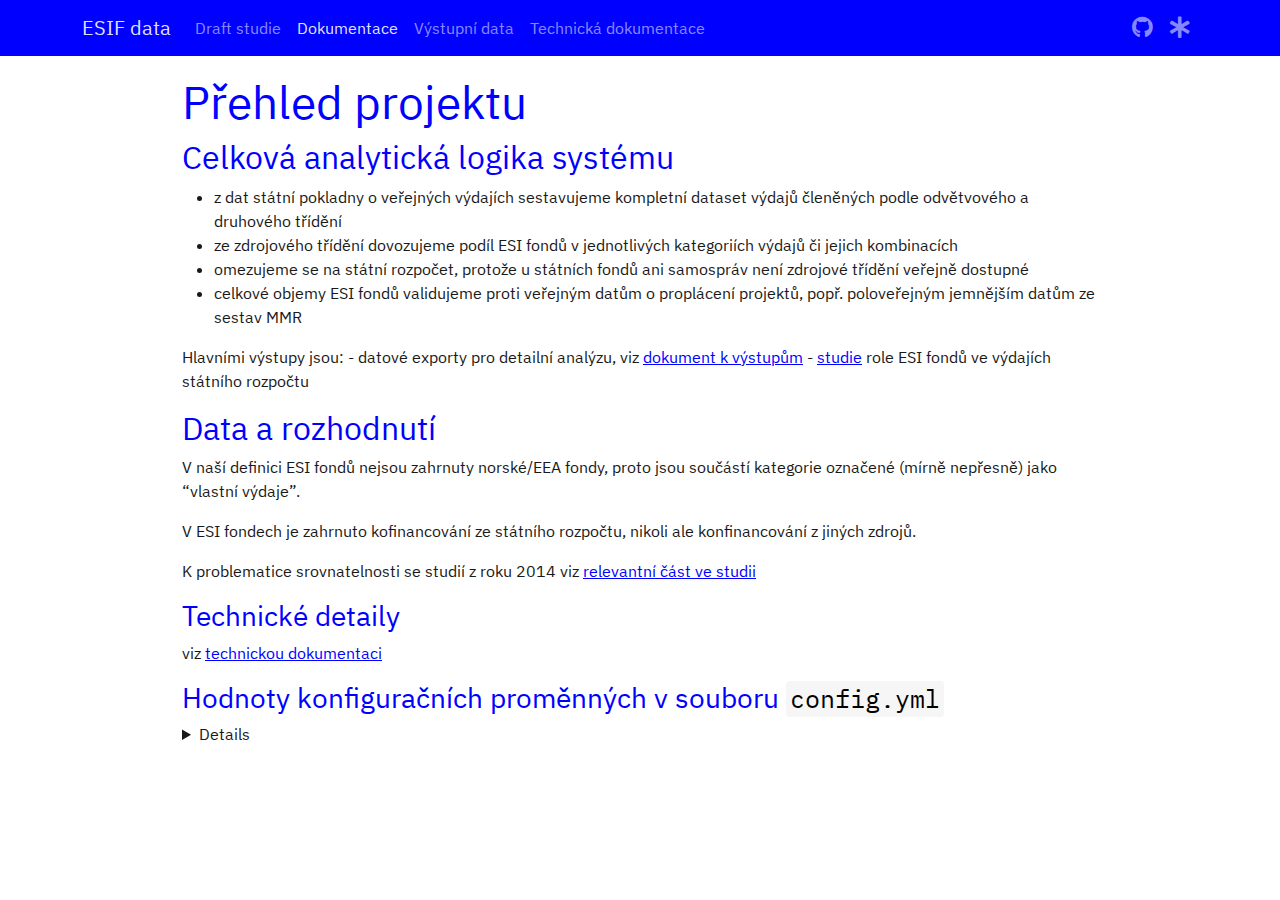
<file: docs/s_doc.html>
<!DOCTYPE html>

<html>

<head>

<meta charset="utf-8" />
<meta name="generator" content="pandoc" />
<meta http-equiv="X-UA-Compatible" content="IE=EDGE" />




<title>Přehled projektu</title>

<script src="site_libs/header-attrs-2.11/header-attrs.js"></script>
<script src="site_libs/jquery-3.6.0/jquery-3.6.0.min.js"></script>
<meta name="viewport" content="width=device-width, initial-scale=1, shrink-to-fit=no" />
<link href="site_libs/bootstrap-5.1.3/bootstrap.min.css" rel="stylesheet" />
<script src="site_libs/bootstrap-5.1.3/bootstrap.bundle.min.js"></script>
<link href="site_libs/_IBM Plex Sans-0.4.0/font.css" rel="stylesheet" />
<link href="site_libs/_IBM Plex Mono-0.4.0/font.css" rel="stylesheet" />
<script src="site_libs/bs3compat-0.3.1.9000/transition.js"></script>
<script src="site_libs/bs3compat-0.3.1.9000/tabs.js"></script>
<script src="site_libs/bs3compat-0.3.1.9000/bs3compat.js"></script>
<script src="site_libs/navigation-1.1/tabsets.js"></script>
<link href="site_libs/highlightjs-9.12.0/default.css" rel="stylesheet" />
<script src="site_libs/highlightjs-9.12.0/highlight.js"></script>
<link href="site_libs/pagedtable-1.1/css/pagedtable.css" rel="stylesheet" />
<script src="site_libs/pagedtable-1.1/js/pagedtable.js"></script>
<link href="site_libs/font-awesome-5.1.0/css/all.css" rel="stylesheet" />
<link href="site_libs/font-awesome-5.1.0/css/v4-shims.css" rel="stylesheet" />

<style type="text/css">
  code{white-space: pre-wrap;}
  span.smallcaps{font-variant: small-caps;}
  span.underline{text-decoration: underline;}
  div.column{display: inline-block; vertical-align: top; width: 50%;}
  div.hanging-indent{margin-left: 1.5em; text-indent: -1.5em;}
  ul.task-list{list-style: none;}
      .display.math{display: block; text-align: center; margin: 0.5rem auto;}
  </style>

<style type="text/css">code{white-space: pre;}</style>
<script type="text/javascript">
if (window.hljs) {
  hljs.configure({languages: []});
  hljs.initHighlightingOnLoad();
  if (document.readyState && document.readyState === "complete") {
    window.setTimeout(function() { hljs.initHighlighting(); }, 0);
  }
}
</script>








<style type = "text/css">
.main-container {
  max-width: 940px;
  margin-left: auto;
  margin-right: auto;
}
img {
  max-width:100%;
}
.tabbed-pane {
  padding-top: 12px;
}
.html-widget {
  margin-bottom: 20px;
}
button.code-folding-btn:focus {
  outline: none;
}
summary {
  display: list-item;
}
pre code {
  padding: 0;
}
</style>


<style type="text/css">
.dropdown-submenu {
  position: relative;
}
.dropdown-submenu>.dropdown-menu {
  top: 0;
  left: 100%;
  margin-top: -6px;
  margin-left: -1px;
  border-radius: 0 6px 6px 6px;
}
.dropdown-submenu:hover>.dropdown-menu {
  display: block;
}
.dropdown-submenu>a:after {
  display: block;
  content: " ";
  float: right;
  width: 0;
  height: 0;
  border-color: transparent;
  border-style: solid;
  border-width: 5px 0 5px 5px;
  border-left-color: #cccccc;
  margin-top: 5px;
  margin-right: -10px;
}
.dropdown-submenu:hover>a:after {
  border-left-color: #adb5bd;
}
.dropdown-submenu.pull-left {
  float: none;
}
.dropdown-submenu.pull-left>.dropdown-menu {
  left: -100%;
  margin-left: 10px;
  border-radius: 6px 0 6px 6px;
}
</style>

<script type="text/javascript">
// manage active state of menu based on current page
$(document).ready(function () {
  // active menu anchor
  href = window.location.pathname
  href = href.substr(href.lastIndexOf('/') + 1)
  if (href === "")
    href = "index.html";
  var menuAnchor = $('a[href="' + href + '"]');

  // mark it active
  menuAnchor.tab('show');

  // if it's got a parent navbar menu mark it active as well
  menuAnchor.closest('li.dropdown').addClass('active');

  // Navbar adjustments
  var navHeight = $(".navbar").first().height() + 15;
  var style = document.createElement('style');
  var pt = "padding-top: " + navHeight + "px; ";
  var mt = "margin-top: -" + navHeight + "px; ";
  var css = "";
  // offset scroll position for anchor links (for fixed navbar)
  for (var i = 1; i <= 6; i++) {
    css += ".section h" + i + "{ " + pt + mt + "}\n";
  }
  style.innerHTML = "body {" + pt + "padding-bottom: 40px; }\n" + css;
  document.head.appendChild(style);
});
</script>

<!-- tabsets -->

<style type="text/css">
.tabset-dropdown > .nav-tabs {
  display: inline-table;
  max-height: 500px;
  min-height: 44px;
  overflow-y: auto;
  border: 1px solid #ddd;
  border-radius: 4px;
}

.tabset-dropdown > .nav-tabs > li.active:before {
  content: "";
  font-family: 'Glyphicons Halflings';
  display: inline-block;
  padding: 10px;
  border-right: 1px solid #ddd;
}

.tabset-dropdown > .nav-tabs.nav-tabs-open > li.active:before {
  content: "&#xe258;";
  border: none;
}

.tabset-dropdown > .nav-tabs.nav-tabs-open:before {
  content: "";
  font-family: 'Glyphicons Halflings';
  display: inline-block;
  padding: 10px;
  border-right: 1px solid #ddd;
}

.tabset-dropdown > .nav-tabs > li.active {
  display: block;
}

.tabset-dropdown > .nav-tabs > li > a,
.tabset-dropdown > .nav-tabs > li > a:focus,
.tabset-dropdown > .nav-tabs > li > a:hover {
  border: none;
  display: inline-block;
  border-radius: 4px;
  background-color: transparent;
}

.tabset-dropdown > .nav-tabs.nav-tabs-open > li {
  display: block;
  float: none;
}

.tabset-dropdown > .nav-tabs > li {
  display: none;
}
</style>

<!-- code folding -->




</head>

<body>


<div class="container-fluid main-container">




<div class="navbar navbar-default  navbar-fixed-top" role="navigation">
  <div class="container">
    <div class="navbar-header">
      <button type="button" class="navbar-toggle collapsed" data-toggle="collapse" data-target="#navbar">
        <span class="icon-bar"></span>
        <span class="icon-bar"></span>
        <span class="icon-bar"></span>
      </button>
      <a class="navbar-brand" href="index.html">ESIF data</a>
    </div>
    <div id="navbar" class="navbar-collapse collapse">
      <ul class="nav navbar-nav">
        <li>
  <a href="s_pokladna.html">Draft studie</a>
</li>
<li>
  <a href="s_doc.html">Dokumentace</a>
</li>
<li>
  <a href="s_output.html">Výstupní data</a>
</li>
<li>
  <a href="dev.html">Technická dokumentace</a>
</li>
      </ul>
      <ul class="nav navbar-nav navbar-right">
        <li>
  <a href="https://github.com/petrbouchal/esifinancuji">
    <span class="fab fa-github fa-lg"></span>
     
  </a>
</li>
<li>
  <a href="https://petrbouchal.xyz">
    <span class="fas fa-asterisk fa-lg"></span>
     
  </a>
</li>
      </ul>
    </div><!--/.nav-collapse -->
  </div><!--/.container -->
</div><!--/.navbar -->

<div id="header">



<h1 class="title toc-ignore">Přehled projektu</h1>

</div>


<div id="celková-analytická-logika-systému" class="section level2">
<h2>Celková analytická logika systému</h2>
<ul>
<li>z dat státní pokladny o veřejných výdajích sestavujeme kompletní
dataset výdajů členěných podle odvětvového a druhového třídění</li>
<li>ze zdrojového třídění dovozujeme podíl ESI fondů v jednotlivých
kategoriích výdajů či jejich kombinacích</li>
<li>omezujeme se na státní rozpočet, protože u státních fondů ani
samospráv není zdrojové třídění veřejně dostupné</li>
<li>celkové objemy ESI fondů validujeme proti veřejným datům o
proplácení projektů, popř. poloveřejným jemnějším datům ze sestav
MMR</li>
</ul>
<p>Hlavními výstupy jsou: - datové exporty pro detailní analýzu, viz <a
href="s_output.html">dokument k výstupům</a> - <a
href="s_pokladna.html">studie</a> role ESI fondů ve výdajích státního
rozpočtu</p>
</div>
<div id="data-a-rozhodnutí" class="section level2">
<h2>Data a rozhodnutí</h2>
<p>V naší definici ESI fondů nejsou zahrnuty norské/EEA fondy, proto
jsou součástí kategorie označené (mírně nepřesně) jako “vlastní
výdaje”.</p>
<p>V ESI fondech je zahrnuto kofinancování ze státního rozpočtu, nikoli
ale konfinancování z jiných zdrojů.</p>
<p>K problematice srovnatelnosti se studií z roku 2014 viz <a
href="s_pokladna.html#data">relevantní část ve studii</a></p>
<div id="technické-detaily" class="section level3">
<h3>Technické detaily</h3>
<p>viz <a href="dev.html">technickou dokumentaci</a></p>
</div>
<div id="hodnoty-konfiguračních-proměnných-v-souboru-config.yml"
class="section level3">
<h3>Hodnoty konfiguračních proměnných v souboru
<code>config.yml</code></h3>
<details closed>
<pre class="r"><code>
default:

  # settings for MISRIS (central budget starting from 2015)
  sp_months_central_new: 12 # which month&#39;s data to download
  sp_years_central_new: !expr 2015:2021 # which years to download
  sp_central_arrowdir_new: &quot;data-processed/sp-central-new-arr&quot;

  sp_nastroj_ids_1420_ops: [&quot;102&quot;, &quot;103&quot;, &quot;104&quot;, &quot;105&quot;, &quot;106&quot;, &quot;107&quot;, &quot;108&quot;, &quot;109&quot;]
  sp_nastroj_ids_1420_prv: [&quot;130&quot;, &quot;187&quot;]

  sp_nastroj_ids_0713_ops: [&quot;30&quot;, &quot;31&quot;, &quot;33&quot;, &quot;36&quot;, &quot;37&quot;, &quot;38&quot;, &quot;39&quot;, &quot;40&quot;, &quot;51&quot;, &quot;52&quot;, &quot;53&quot;, &quot;54&quot;]
  sp_nastroj_ids_0713_prv: [&quot;27&quot;, &quot;87&quot;]

  # settings for FINU (central budget 2010-2014)
  sp_years_central_old: !expr 2010:2014
  sp_months_central_old: 12
  sp_central_arrowdir_old: &quot;data-processed/sp-central-old-arr&quot;

  # settings for FINM (local budget 2010-2014)
  sp_years_local: !expr 2010:2020
  sp_months_local: 12
  sp_local_arrowdir: &quot;data-processed/sp-local-arr&quot;
  sp_local_grants_arrowdir: &quot;data-processed/sp-local-grants-arr&quot;

  # settings for FINSF (state funds 2015-)
  sp_months_sf: 12
  sp_sf_arrowdir: &quot;data-processed/sp-sf-arr&quot;

  # URL for getting project data
  ef_pubxls_url: &quot;https://dotaceeu.cz/getmedia/6297d56b-0b57-418d-ad25-dd16bd687479/2021_06-Seznam-operaci-_-List-of-operations.xls.aspx?ext=.xls&quot;

  # sestavy from MS
  sest_dir: &quot;data-input/sestavy 20210528&quot;
  sest_xlsx_prj: &quot;E001 Identifikace projektu.xlsx&quot;
  sest_xlsx_fin: &quot;E003 Finance celkem.xlsx&quot;
  sest_xlsx_zop: &quot;E004 Žádosti o platbu.xlsx&quot;
  sest_xlsx_obl: &quot;E005 Kategorizace_oblast.xlsx&quot;

  # PRV data-input

  prv_data_path: &quot;data-input/prv/PRV 2014-20 k XII. 2020.XLSX&quot;

  # Quest/Hermin categorisations
  mc_xlsx_q: &quot;data-input/kategorizace/kategorie_questNEW-2.xlsx&quot;
  mc_xlsx_h: &quot;data-input/kategorizace/AIS_desagregace_rHERMIN.xlsx&quot;
  mc_xlsx_prv: &quot;data-input/kategorizace/Navrh - KATEGORIZACE - Operace PRV + priority.xlsx&quot;

  # Arrow directory of cleaned up geolocation data for projects
  ef_obce_arrowdir: &quot;data-input/esif-projekty-obce&quot;

  # Excel file with hierarchy of all objectives and categories
  hier_excel_path: &quot;data-input/matice/Hierarchie_uprava_CSR_NPR-O27-uprava_20210125.xlsx&quot;
  hier_excel_sheet: SC

  # IDs
  czso_pop_table_id: &quot;130149&quot;

  # export location

  export_dir: &quot;data-export&quot;
  export_sum_xlsx: &quot;esif_sr.xlsx&quot;
  export_sum_csv: &quot;esif_sr.csv&quot;
  export_sum_pq: &quot;esif_sr.parquet&quot;
  export_detail_pq: &quot;esif_sr_detail.parquet&quot;

  export_cdbk: &quot;codebook.yaml&quot;

  repo_remote: &quot;https://github.com/petrbouchal/esifinancuji&quot;
  docs_url: &quot;https://esifinancuji.petrbouchal.xyz&quot;

  # data from 2017 study
  first_report_xlsx: &quot;data-input/adic2017/vydaje_dataset.xlsx&quot;
</code></pre>
</details>
<p><br></p>
</div>
</div>




</div>

<script>

// add bootstrap table styles to pandoc tables
function bootstrapStylePandocTables() {
  $('tr.odd').parent('tbody').parent('table').addClass('table table-condensed');
}
$(document).ready(function () {
  bootstrapStylePandocTables();
});


</script>

<!-- tabsets -->

<script>
$(document).ready(function () {
  window.buildTabsets("TOC");
});

$(document).ready(function () {
  $('.tabset-dropdown > .nav-tabs > li').click(function () {
    $(this).parent().toggleClass('nav-tabs-open');
  });
});
</script>

<!-- code folding -->



</body>
</html>
</file>
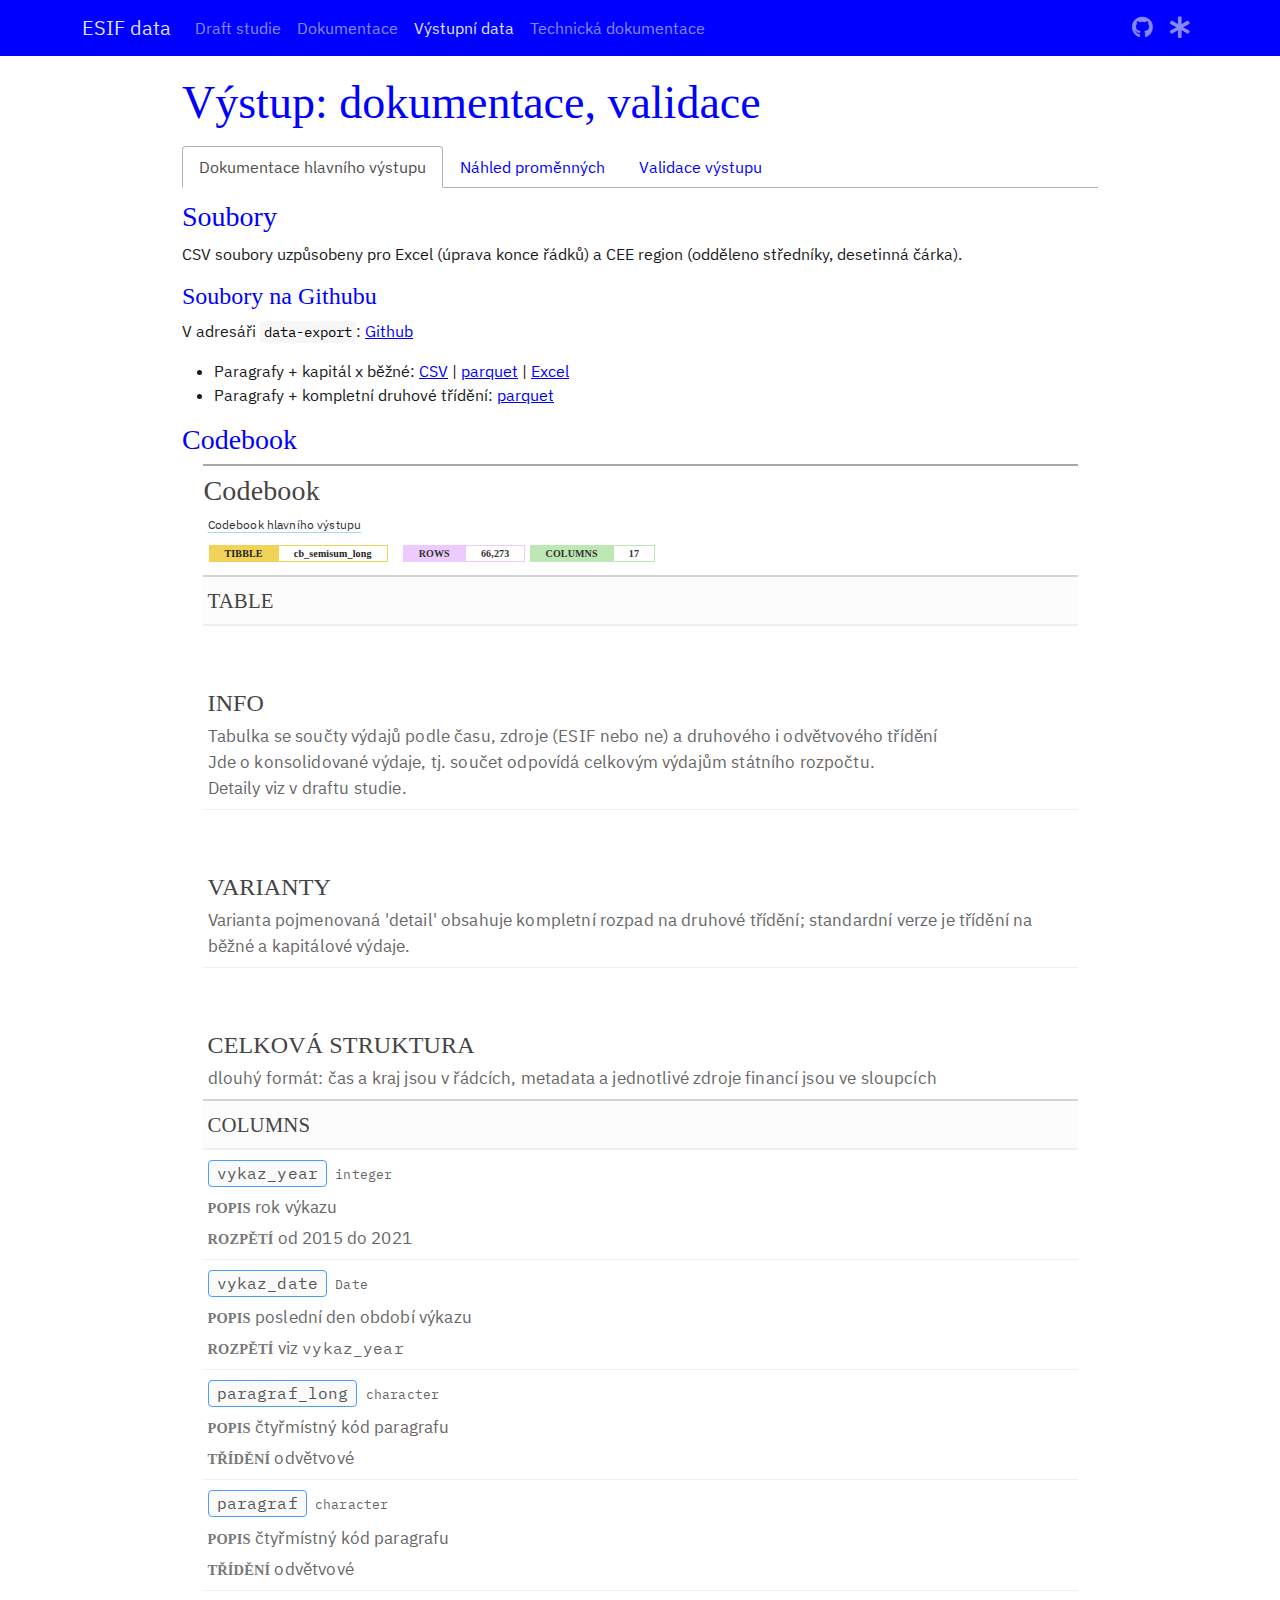
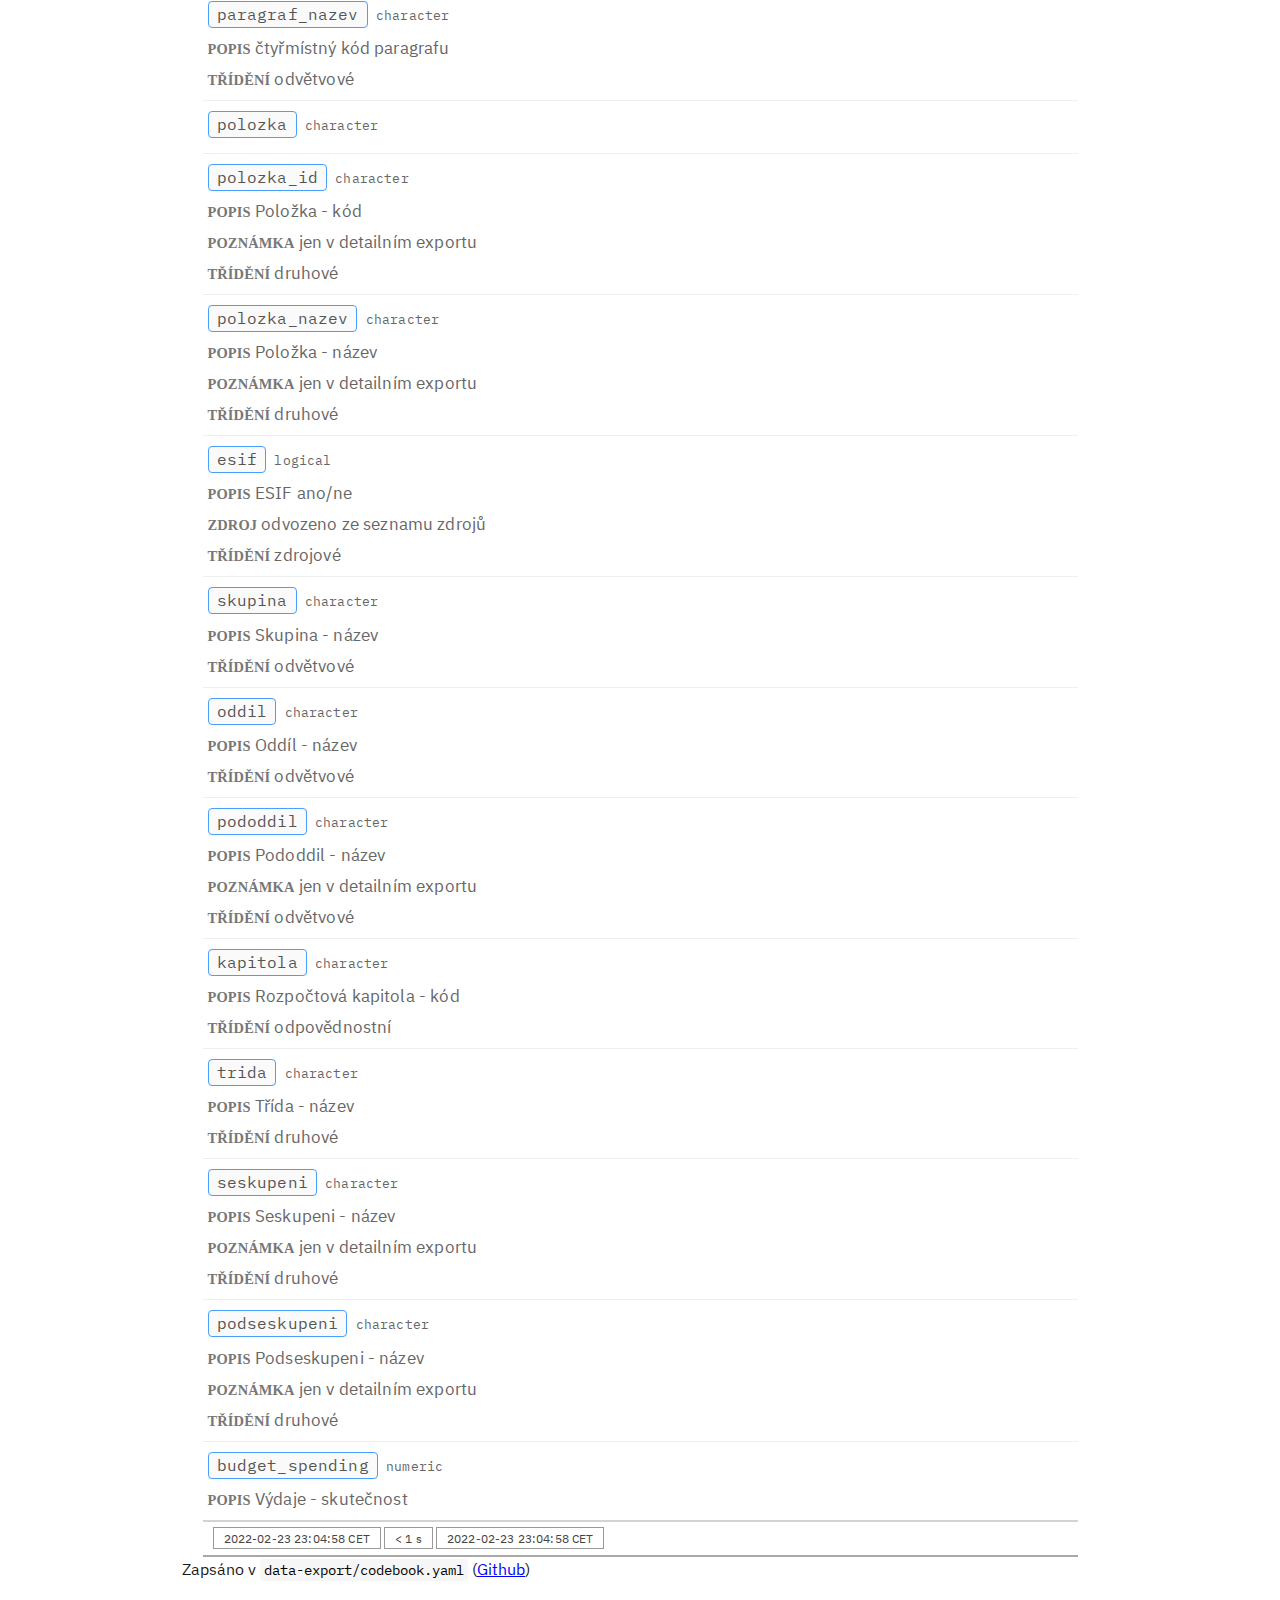
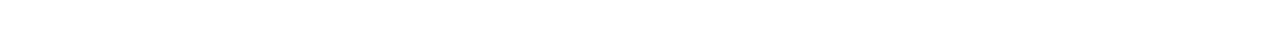
<file: docs/s_output.html>
<!DOCTYPE html>

<html>

<head>

<meta charset="utf-8" />
<meta name="generator" content="pandoc" />
<meta http-equiv="X-UA-Compatible" content="IE=EDGE" />




<title>Výstup: dokumentace, validace</title>

<script src="site_libs/header-attrs-2.11/header-attrs.js"></script>
<script src="site_libs/jquery-3.6.0/jquery-3.6.0.min.js"></script>
<meta name="viewport" content="width=device-width, initial-scale=1, shrink-to-fit=no" />
<link href="site_libs/bootstrap-5.1.3/bootstrap.min.css" rel="stylesheet" />
<script src="site_libs/bootstrap-5.1.3/bootstrap.bundle.min.js"></script>
<link href="site_libs/_IBM Plex Sans-0.4.0/font.css" rel="stylesheet" />
<link href="site_libs/_IBM Plex Mono-0.4.0/font.css" rel="stylesheet" />
<script src="site_libs/bs3compat-0.3.1.9000/transition.js"></script>
<script src="site_libs/bs3compat-0.3.1.9000/tabs.js"></script>
<script src="site_libs/bs3compat-0.3.1.9000/bs3compat.js"></script>
<script src="site_libs/navigation-1.1/tabsets.js"></script>
<link href="site_libs/highlightjs-9.12.0/default.css" rel="stylesheet" />
<script src="site_libs/highlightjs-9.12.0/highlight.js"></script>
<link href="site_libs/pagedtable-1.1/css/pagedtable.css" rel="stylesheet" />
<script src="site_libs/pagedtable-1.1/js/pagedtable.js"></script>
<link href="site_libs/font-awesome-5.1.0/css/all.css" rel="stylesheet" />
<link href="site_libs/font-awesome-5.1.0/css/v4-shims.css" rel="stylesheet" />

<style type="text/css">
  code{white-space: pre-wrap;}
  span.smallcaps{font-variant: small-caps;}
  span.underline{text-decoration: underline;}
  div.column{display: inline-block; vertical-align: top; width: 50%;}
  div.hanging-indent{margin-left: 1.5em; text-indent: -1.5em;}
  ul.task-list{list-style: none;}
      .display.math{display: block; text-align: center; margin: 0.5rem auto;}
  </style>

<style type="text/css">code{white-space: pre;}</style>
<script type="text/javascript">
if (window.hljs) {
  hljs.configure({languages: []});
  hljs.initHighlightingOnLoad();
  if (document.readyState && document.readyState === "complete") {
    window.setTimeout(function() { hljs.initHighlighting(); }, 0);
  }
}
</script>








<style type = "text/css">
.main-container {
  max-width: 940px;
  margin-left: auto;
  margin-right: auto;
}
img {
  max-width:100%;
}
.tabbed-pane {
  padding-top: 12px;
}
.html-widget {
  margin-bottom: 20px;
}
button.code-folding-btn:focus {
  outline: none;
}
summary {
  display: list-item;
}
pre code {
  padding: 0;
}
</style>


<style type="text/css">
.dropdown-submenu {
  position: relative;
}
.dropdown-submenu>.dropdown-menu {
  top: 0;
  left: 100%;
  margin-top: -6px;
  margin-left: -1px;
  border-radius: 0 6px 6px 6px;
}
.dropdown-submenu:hover>.dropdown-menu {
  display: block;
}
.dropdown-submenu>a:after {
  display: block;
  content: " ";
  float: right;
  width: 0;
  height: 0;
  border-color: transparent;
  border-style: solid;
  border-width: 5px 0 5px 5px;
  border-left-color: #cccccc;
  margin-top: 5px;
  margin-right: -10px;
}
.dropdown-submenu:hover>a:after {
  border-left-color: #adb5bd;
}
.dropdown-submenu.pull-left {
  float: none;
}
.dropdown-submenu.pull-left>.dropdown-menu {
  left: -100%;
  margin-left: 10px;
  border-radius: 6px 0 6px 6px;
}
</style>

<script type="text/javascript">
// manage active state of menu based on current page
$(document).ready(function () {
  // active menu anchor
  href = window.location.pathname
  href = href.substr(href.lastIndexOf('/') + 1)
  if (href === "")
    href = "index.html";
  var menuAnchor = $('a[href="' + href + '"]');

  // mark it active
  menuAnchor.tab('show');

  // if it's got a parent navbar menu mark it active as well
  menuAnchor.closest('li.dropdown').addClass('active');

  // Navbar adjustments
  var navHeight = $(".navbar").first().height() + 15;
  var style = document.createElement('style');
  var pt = "padding-top: " + navHeight + "px; ";
  var mt = "margin-top: -" + navHeight + "px; ";
  var css = "";
  // offset scroll position for anchor links (for fixed navbar)
  for (var i = 1; i <= 6; i++) {
    css += ".section h" + i + "{ " + pt + mt + "}\n";
  }
  style.innerHTML = "body {" + pt + "padding-bottom: 40px; }\n" + css;
  document.head.appendChild(style);
});
</script>

<!-- tabsets -->

<style type="text/css">
.tabset-dropdown > .nav-tabs {
  display: inline-table;
  max-height: 500px;
  min-height: 44px;
  overflow-y: auto;
  border: 1px solid #ddd;
  border-radius: 4px;
}

.tabset-dropdown > .nav-tabs > li.active:before {
  content: "";
  font-family: 'Glyphicons Halflings';
  display: inline-block;
  padding: 10px;
  border-right: 1px solid #ddd;
}

.tabset-dropdown > .nav-tabs.nav-tabs-open > li.active:before {
  content: "&#xe258;";
  border: none;
}

.tabset-dropdown > .nav-tabs.nav-tabs-open:before {
  content: "";
  font-family: 'Glyphicons Halflings';
  display: inline-block;
  padding: 10px;
  border-right: 1px solid #ddd;
}

.tabset-dropdown > .nav-tabs > li.active {
  display: block;
}

.tabset-dropdown > .nav-tabs > li > a,
.tabset-dropdown > .nav-tabs > li > a:focus,
.tabset-dropdown > .nav-tabs > li > a:hover {
  border: none;
  display: inline-block;
  border-radius: 4px;
  background-color: transparent;
}

.tabset-dropdown > .nav-tabs.nav-tabs-open > li {
  display: block;
  float: none;
}

.tabset-dropdown > .nav-tabs > li {
  display: none;
}
</style>

<!-- code folding -->




</head>

<body>


<div class="container-fluid main-container">




<div class="navbar navbar-default  navbar-fixed-top" role="navigation">
  <div class="container">
    <div class="navbar-header">
      <button type="button" class="navbar-toggle collapsed" data-toggle="collapse" data-target="#navbar">
        <span class="icon-bar"></span>
        <span class="icon-bar"></span>
        <span class="icon-bar"></span>
      </button>
      <a class="navbar-brand" href="index.html">ESIF data</a>
    </div>
    <div id="navbar" class="navbar-collapse collapse">
      <ul class="nav navbar-nav">
        <li>
  <a href="s_pokladna.html">Draft studie</a>
</li>
<li>
  <a href="s_doc.html">Dokumentace</a>
</li>
<li>
  <a href="s_output.html">Výstupní data</a>
</li>
<li>
  <a href="dev.html">Technická dokumentace</a>
</li>
      </ul>
      <ul class="nav navbar-nav navbar-right">
        <li>
  <a href="https://github.com/petrbouchal/esifinancuji">
    <span class="fab fa-github fa-lg"></span>
     
  </a>
</li>
<li>
  <a href="https://petrbouchal.xyz">
    <span class="fas fa-asterisk fa-lg"></span>
     
  </a>
</li>
      </ul>
    </div><!--/.nav-collapse -->
  </div><!--/.container -->
</div><!--/.navbar -->

<div id="header">



<h1 class="title toc-ignore">Výstup: dokumentace, validace</h1>

</div>


<div id="section" class="section level1 tabset">
<h1 class="tabset"></h1>
<div id="dokumentace-hlavního-výstupu" class="section level2">
<h2>Dokumentace hlavního výstupu</h2>
<div id="soubory" class="section level3">
<h3>Soubory</h3>
<p>CSV soubory uzpůsobeny pro Excel (úprava konce řádků) a CEE region
(odděleno středníky, desetinná čárka).</p>
<div id="soubory-na-githubu" class="section level4">
<h4>Soubory na Githubu</h4>
<p>V adresáři <code>data-export</code>: <a
href="https://github.com/petrbouchal/esifinancuji/tree/master/data-export">Github</a></p>
<ul>
<li>Paragrafy + kapitál x běžné: <a
href="https://github.com/petrbouchal/esifinancuji/tree/master/data-export/esif_sr.csv">CSV</a>
| <a
href="https://github.com/petrbouchal/esifinancuji/tree/master/data-export/esif_sr.parquet">parquet</a>
| <a
href="https://github.com/petrbouchal/esifinancuji/tree/master/data-export/esif_sr.xlsx">Excel</a></li>
<li>Paragrafy + kompletní druhové třídění: <a
href="https://github.com/petrbouchal/esifinancuji/tree/master/data-export/esif_sr_detail.parquet">parquet</a></li>
</ul>
</div>
</div>
<div id="codebook" class="section level3">
<h3>Codebook</h3>
<div id="pb_information" style="overflow-x:auto;overflow-y:auto;width:auto;height:auto;">
  <style>@import url("https://fonts.googleapis.com/css2?family=IBM+Plex+Sans:ital,wght@0,100;0,200;0,300;0,400;0,500;0,600;0,700;0,800;0,900;1,100;1,200;1,300;1,400;1,500;1,600;1,700;1,800;1,900&display=swap");
html {
  font-family: 'IBM Plex Sans', -apple-system, BlinkMacSystemFont, 'Segoe UI', Roboto, Oxygen, Ubuntu, Cantarell, 'Helvetica Neue', 'Fira Sans', 'Droid Sans', Arial, sans-serif;
}

#pb_information .gt_table {
  display: table;
  border-collapse: collapse;
  margin-left: auto;
  margin-right: auto;
  color: #333333;
  font-size: 130%;
  font-weight: normal;
  font-style: normal;
  background-color: #FFFFFF;
  width: auto;
  border-top-style: solid;
  border-top-width: 2px;
  border-top-color: #A8A8A8;
  border-right-style: none;
  border-right-width: 2px;
  border-right-color: #D3D3D3;
  border-bottom-style: solid;
  border-bottom-width: 2px;
  border-bottom-color: #A8A8A8;
  border-left-style: none;
  border-left-width: 2px;
  border-left-color: #D3D3D3;
}

#pb_information .gt_heading {
  background-color: #FFFFFF;
  text-align: center;
  border-bottom-color: #FFFFFF;
  border-left-style: none;
  border-left-width: 1px;
  border-left-color: #D3D3D3;
  border-right-style: none;
  border-right-width: 1px;
  border-right-color: #D3D3D3;
}

#pb_information .gt_title {
  color: #333333;
  font-size: 125%;
  font-weight: initial;
  padding-top: 4px;
  padding-bottom: 4px;
  border-bottom-color: #FFFFFF;
  border-bottom-width: 0;
}

#pb_information .gt_subtitle {
  color: #333333;
  font-size: 85%;
  font-weight: initial;
  padding-top: 0;
  padding-bottom: 6px;
  border-top-color: #FFFFFF;
  border-top-width: 0;
}

#pb_information .gt_bottom_border {
  border-bottom-style: solid;
  border-bottom-width: 2px;
  border-bottom-color: #D3D3D3;
}

#pb_information .gt_col_headings {
  border-top-style: solid;
  border-top-width: 2px;
  border-top-color: #D3D3D3;
  border-bottom-style: solid;
  border-bottom-width: 2px;
  border-bottom-color: #D3D3D3;
  border-left-style: none;
  border-left-width: 1px;
  border-left-color: #D3D3D3;
  border-right-style: none;
  border-right-width: 1px;
  border-right-color: #D3D3D3;
}

#pb_information .gt_col_heading {
  color: #333333;
  background-color: #FFFFFF;
  font-size: 100%;
  font-weight: normal;
  text-transform: inherit;
  border-left-style: none;
  border-left-width: 1px;
  border-left-color: #D3D3D3;
  border-right-style: none;
  border-right-width: 1px;
  border-right-color: #D3D3D3;
  vertical-align: bottom;
  padding-top: 5px;
  padding-bottom: 6px;
  padding-left: 5px;
  padding-right: 5px;
  overflow-x: hidden;
}

#pb_information .gt_column_spanner_outer {
  color: #333333;
  background-color: #FFFFFF;
  font-size: 100%;
  font-weight: normal;
  text-transform: inherit;
  padding-top: 0;
  padding-bottom: 0;
  padding-left: 4px;
  padding-right: 4px;
}

#pb_information .gt_column_spanner_outer:first-child {
  padding-left: 0;
}

#pb_information .gt_column_spanner_outer:last-child {
  padding-right: 0;
}

#pb_information .gt_column_spanner {
  border-bottom-style: solid;
  border-bottom-width: 2px;
  border-bottom-color: #D3D3D3;
  vertical-align: bottom;
  padding-top: 5px;
  padding-bottom: 5px;
  overflow-x: hidden;
  display: inline-block;
  width: 100%;
}

#pb_information .gt_group_heading {
  padding: 8px;
  color: #333333;
  background-color: #FFFFFF;
  font-size: 100%;
  font-weight: initial;
  text-transform: inherit;
  border-top-style: solid;
  border-top-width: 2px;
  border-top-color: #D3D3D3;
  border-bottom-style: solid;
  border-bottom-width: 2px;
  border-bottom-color: #D3D3D3;
  border-left-style: none;
  border-left-width: 1px;
  border-left-color: #D3D3D3;
  border-right-style: none;
  border-right-width: 1px;
  border-right-color: #D3D3D3;
  vertical-align: middle;
}

#pb_information .gt_empty_group_heading {
  padding: 0.5px;
  color: #333333;
  background-color: #FFFFFF;
  font-size: 100%;
  font-weight: initial;
  border-top-style: solid;
  border-top-width: 2px;
  border-top-color: #D3D3D3;
  border-bottom-style: solid;
  border-bottom-width: 2px;
  border-bottom-color: #D3D3D3;
  vertical-align: middle;
}

#pb_information .gt_from_md > :first-child {
  margin-top: 0;
}

#pb_information .gt_from_md > :last-child {
  margin-bottom: 0;
}

#pb_information .gt_row {
  padding-top: 8px;
  padding-bottom: 8px;
  padding-left: 5px;
  padding-right: 5px;
  margin: 10px;
  border-top-style: solid;
  border-top-width: 1px;
  border-top-color: #D3D3D3;
  border-left-style: none;
  border-left-width: 1px;
  border-left-color: #D3D3D3;
  border-right-style: none;
  border-right-width: 1px;
  border-right-color: #D3D3D3;
  vertical-align: middle;
  overflow-x: hidden;
}

#pb_information .gt_stub {
  color: #333333;
  background-color: #FFFFFF;
  font-size: 100%;
  font-weight: initial;
  text-transform: inherit;
  border-right-style: solid;
  border-right-width: 2px;
  border-right-color: #D3D3D3;
  padding-left: 12px;
}

#pb_information .gt_summary_row {
  color: #333333;
  background-color: #FFFFFF;
  text-transform: inherit;
  padding-top: 8px;
  padding-bottom: 8px;
  padding-left: 5px;
  padding-right: 5px;
}

#pb_information .gt_first_summary_row {
  padding-top: 8px;
  padding-bottom: 8px;
  padding-left: 5px;
  padding-right: 5px;
  border-top-style: solid;
  border-top-width: 2px;
  border-top-color: #D3D3D3;
}

#pb_information .gt_grand_summary_row {
  color: #333333;
  background-color: #FFFFFF;
  text-transform: inherit;
  padding-top: 8px;
  padding-bottom: 8px;
  padding-left: 5px;
  padding-right: 5px;
}

#pb_information .gt_first_grand_summary_row {
  padding-top: 8px;
  padding-bottom: 8px;
  padding-left: 5px;
  padding-right: 5px;
  border-top-style: double;
  border-top-width: 6px;
  border-top-color: #D3D3D3;
}

#pb_information .gt_striped {
  background-color: rgba(128, 128, 128, 0.05);
}

#pb_information .gt_table_body {
  border-top-style: solid;
  border-top-width: 2px;
  border-top-color: #D3D3D3;
  border-bottom-style: solid;
  border-bottom-width: 2px;
  border-bottom-color: #D3D3D3;
}

#pb_information .gt_footnotes {
  color: #333333;
  background-color: #FFFFFF;
  border-bottom-style: none;
  border-bottom-width: 2px;
  border-bottom-color: #D3D3D3;
  border-left-style: none;
  border-left-width: 2px;
  border-left-color: #D3D3D3;
  border-right-style: none;
  border-right-width: 2px;
  border-right-color: #D3D3D3;
}

#pb_information .gt_footnote {
  margin: 0px;
  font-size: 90%;
  padding: 4px;
}

#pb_information .gt_sourcenotes {
  color: #333333;
  background-color: #FFFFFF;
  border-bottom-style: none;
  border-bottom-width: 2px;
  border-bottom-color: #D3D3D3;
  border-left-style: none;
  border-left-width: 2px;
  border-left-color: #D3D3D3;
  border-right-style: none;
  border-right-width: 2px;
  border-right-color: #D3D3D3;
}

#pb_information .gt_sourcenote {
  font-size: 90%;
  padding: 4px;
}

#pb_information .gt_left {
  text-align: left;
}

#pb_information .gt_center {
  text-align: center;
}

#pb_information .gt_right {
  text-align: right;
  font-variant-numeric: tabular-nums;
}

#pb_information .gt_font_normal {
  font-weight: normal;
}

#pb_information .gt_font_bold {
  font-weight: bold;
}

#pb_information .gt_font_italic {
  font-style: italic;
}

#pb_information .gt_super {
  font-size: 65%;
}

#pb_information .gt_footnote_marks {
  font-style: italic;
  font-weight: normal;
  font-size: 65%;
}

#pb_information {
  -webkit-font-smoothing: antialiased;
  letter-spacing: .15px;
}

#pb_information a {
  color: #375F84;
  text-decoration: none;
}

#pb_information a:hover {
  color: #375F84;
  text-decoration: underline;
}

#pb_information p {
  overflow: visible;
  margin-top: 2px;
  margin-left: 0;
  margin-right: 0;
  margin-bottom: 5px;
}

#pb_information ul {
  list-style-type: square;
  padding-left: 25px;
  margin-top: -4px;
  margin-bottom: 6px;
}

#pb_information li {
  text-indent: -1px;
}

#pb_information h4 {
  font-weight: 500;
  color: #444444;
}

#pb_information code {
  font-family: 'IBM Plex Mono', monospace, courier;
  font-size: 90%;
  font-weight: 500;
  color: #666666;
  background-color: transparent;
  padding: 0;
}

#pb_information .pb_date {
  text-decoration-style: solid;
  text-decoration-color: #9933CC;
  text-decoration-line: underline;
  text-underline-position: under;
  font-variant-numeric: tabular-nums;
  margin-right: 4px;
}

#pb_information .pb_label {
  border: solid 1px;
  border-color: inherit;
  padding: 0px 3px 0px 3px;
}

#pb_information .pb_label_rounded {
  border: solid 1px;
  border-color: inherit;
  border-radius: 8px;
  padding: 0px 8px 0px 8px;
}

#pb_information .pb_sub_label {
  font-size: smaller;
  color: #777777;
}

#pb_information .pb_col_type {
  font-size: 75%;
}

#pb_information .gt_sourcenote {
  height: 35px;
  font-size: 60%;
  padding: 0;
}

#pb_information .gt_group_heading {
  text-indent: -3px;
}
</style>
  <table class="gt_table" style="table-layout: fixed;; width: 0px">
  <colgroup>
    <col style="width:875px;"/>
  </colgroup>
  <thead class="gt_header">
    <tr>
      <th colspan="1" class="gt_heading gt_title gt_font_normal" style="color: #444444; font-size: 28px; text-align: left; font-weight: 500;">Codebook</th>
    </tr>
    <tr>
      <th colspan="1" class="gt_heading gt_subtitle gt_font_normal gt_bottom_border" style="font-size: 12px; text-align: left;"><span style="text-decoration-style:solid;text-decoration-color:#ADD8E6;text-decoration-line:underline;text-underline-position:under;color:#333333;font-variant-numeric:tabular-nums;padding-left:4px;margin-right:5px;padding-right:2px;">Codebook hlavního výstupu</span></p>
<div style="height:25px;margin-top:10px;"><span style="background-color:#F1D35A;color:#222222;padding:0.5em 0.5em;position:inherit;text-transform:uppercase;margin:5px 0px 5px 5px;font-weight:bold;border:solid 1px #F1D35A;padding:2px 15px 2px 15px;font-size:smaller;">tibble</span>
<span style="background-color:none;color:#222222;padding:0.5em 0.5em;position:inherit;margin:5px 10px 5px -4px;font-weight:bold;border:solid 1px #F1D35A;padding:2px 15px 2px 15px;font-size:smaller;">cb_semisum_long</span><span style="background-color:#eecbff;color:#333333;padding:0.5em 0.5em;position:inherit;text-transform:uppercase;margin:5px 0px 5px 5px;font-weight:bold;border:solid 1px #eecbff;padding:2px 15px 2px 15px;font-size:smaller;">Rows</span>
<span style="background-color:none;color:#333333;padding:0.5em 0.5em;position:inherit;margin:5px 0px 5px -4px;font-weight:bold;border:solid 1px #eecbff;padding:2px 15px 2px 15px;font-size:smaller;">66,273</span>
<span style="background-color:#BDE7B4;color:#333333;padding:0.5em 0.5em;position:inherit;text-transform:uppercase;margin:5px 0px 5px 1px;font-weight:bold;border:solid 1px #BDE7B4;padding:2px 15px 2px 15px;font-size:smaller;">Columns</span>
<span style="background-color:none;color:#333333;padding:0.5em 0.5em;position:inherit;margin:5px 0px 5px -4px;font-weight:bold;border:solid 1px #BDE7B4;padding:2px 15px 2px 15px;font-size:smaller;">17</span></div>
</th>
    </tr>
  </thead>
  
  <tbody class="gt_table_body">
    <tr class="gt_group_heading_row">
      <td colspan="1" class="gt_group_heading" style="color: #444444; font-weight: 500; text-transform: uppercase; background-color: #FCFCFC; border-bottom-width: 1; border-bottom-style: solid; border-bottom-color: #EFEFEF;">Table</td>
    </tr>
    <tr><td class="gt_row gt_left" style="color: #666666; font-size: smaller; border-top-width: 1; border-top-style: solid; border-top-color: #EFEFEF;"><div class='gt_from_md'><h4 style="margin-bottom:5px;">INFO</h4>
<p>Tabulka se součty výdajů podle času, zdroje (ESIF nebo ne) a druhového i odvětvového třídění<br />Jde o konsolidované výdaje, tj. součet odpovídá celkovým výdajům státního rozpočtu.<br />Detaily viz v draftu studie.</p>
</div></td></tr>
    <tr><td class="gt_row gt_left" style="color: #666666; font-size: smaller; border-top-width: 1; border-top-style: solid; border-top-color: #EFEFEF;"><div class='gt_from_md'><h4 style="margin-bottom:5px;">VARIANTY</h4>
<p>Varianta pojmenovaná 'detail' obsahuje kompletní rozpad na druhové třídění; standardní verze je třídění na běžné a kapitálové výdaje.</p>
</div></td></tr>
    <tr><td class="gt_row gt_left" style="color: #666666; font-size: smaller; border-top-width: 1; border-top-style: solid; border-top-color: #EFEFEF;"><div class='gt_from_md'><h4 style="margin-bottom:5px;">CELKOVÁ STRUKTURA</h4>
<p>dlouhý formát: čas a kraj jsou v řádcích, metadata a jednotlivé zdroje financí jsou ve sloupcích</p>
</div></td></tr>
    <tr class="gt_group_heading_row">
      <td colspan="1" class="gt_group_heading" style="color: #444444; font-weight: 500; text-transform: uppercase; background-color: #FCFCFC; border-bottom-width: 1; border-bottom-style: solid; border-bottom-color: #EFEFEF;">Columns</td>
    </tr>
    <tr><td class="gt_row gt_left" style="color: #666666; font-size: smaller; border-top-width: 1; border-top-style: solid; border-top-color: #EFEFEF;"><div class='gt_from_md'><p><code style="margin-bottom:5px;color:#555555;font-weight:500;line-height:2em;border:solid 1px #499FFE;padding:2px 8px 3px 8px;background-color:#FAFAFA;">vykaz_year</code>  <code class="pb_col_type">integer</code></p>
<p><strong class="pb_sub_label">POPIS</strong> rok výkazu</p>
<p><strong class="pb_sub_label">ROZPĚTÍ</strong> od 2015 do 2021</p>
</div></td></tr>
    <tr><td class="gt_row gt_left" style="color: #666666; font-size: smaller; border-top-width: 1; border-top-style: solid; border-top-color: #EFEFEF;"><div class='gt_from_md'><p><code style="margin-bottom:5px;color:#555555;font-weight:500;line-height:2em;border:solid 1px #499FFE;padding:2px 8px 3px 8px;background-color:#FAFAFA;">vykaz_date</code>  <code class="pb_col_type">Date</code></p>
<p><strong class="pb_sub_label">POPIS</strong> poslední den období výkazu</p>
<p><strong class="pb_sub_label">ROZPĚTÍ</strong> viz <code>vykaz_year</code></p>
</div></td></tr>
    <tr><td class="gt_row gt_left" style="color: #666666; font-size: smaller; border-top-width: 1; border-top-style: solid; border-top-color: #EFEFEF;"><div class='gt_from_md'><p><code style="margin-bottom:5px;color:#555555;font-weight:500;line-height:2em;border:solid 1px #499FFE;padding:2px 8px 3px 8px;background-color:#FAFAFA;">paragraf_long</code>  <code class="pb_col_type">character</code></p>
<p><strong class="pb_sub_label">POPIS</strong> čtyřmístný kód paragrafu</p>
<p><strong class="pb_sub_label">TŘÍDĚNÍ</strong> odvětvové</p>
</div></td></tr>
    <tr><td class="gt_row gt_left" style="color: #666666; font-size: smaller; border-top-width: 1; border-top-style: solid; border-top-color: #EFEFEF;"><div class='gt_from_md'><p><code style="margin-bottom:5px;color:#555555;font-weight:500;line-height:2em;border:solid 1px #499FFE;padding:2px 8px 3px 8px;background-color:#FAFAFA;">paragraf</code>  <code class="pb_col_type">character</code></p>
<p><strong class="pb_sub_label">POPIS</strong> čtyřmístný kód paragrafu</p>
<p><strong class="pb_sub_label">TŘÍDĚNÍ</strong> odvětvové</p>
</div></td></tr>
    <tr><td class="gt_row gt_left" style="color: #666666; font-size: smaller; border-top-width: 1; border-top-style: solid; border-top-color: #EFEFEF;"><div class='gt_from_md'><p><code style="margin-bottom:5px;color:#555555;font-weight:500;line-height:2em;border:solid 1px #499FFE;padding:2px 8px 3px 8px;background-color:#FAFAFA;">paragraf_nazev</code>  <code class="pb_col_type">character</code></p>
<p><strong class="pb_sub_label">POPIS</strong> čtyřmístný kód paragrafu</p>
<p><strong class="pb_sub_label">TŘÍDĚNÍ</strong> odvětvové</p>
</div></td></tr>
    <tr><td class="gt_row gt_left" style="color: #666666; font-size: smaller; border-top-width: 1; border-top-style: solid; border-top-color: #EFEFEF;"><div class='gt_from_md'><p><code style="margin-bottom:5px;color:#555555;font-weight:500;line-height:2em;border:solid 1px #499FFE;padding:2px 8px 3px 8px;background-color:#FAFAFA;">polozka</code>  <code class="pb_col_type">character</code></p>
<p><strong class="pb_sub_label"></strong></p>
</div></td></tr>
    <tr><td class="gt_row gt_left" style="color: #666666; font-size: smaller; border-top-width: 1; border-top-style: solid; border-top-color: #EFEFEF;"><div class='gt_from_md'><p><code style="margin-bottom:5px;color:#555555;font-weight:500;line-height:2em;border:solid 1px #499FFE;padding:2px 8px 3px 8px;background-color:#FAFAFA;">polozka_id</code>  <code class="pb_col_type">character</code></p>
<p><strong class="pb_sub_label">POPIS</strong> Položka - kód</p>
<p><strong class="pb_sub_label">POZNÁMKA</strong> jen v detailním exportu</p>
<p><strong class="pb_sub_label">TŘÍDĚNÍ</strong> druhové</p>
</div></td></tr>
    <tr><td class="gt_row gt_left" style="color: #666666; font-size: smaller; border-top-width: 1; border-top-style: solid; border-top-color: #EFEFEF;"><div class='gt_from_md'><p><code style="margin-bottom:5px;color:#555555;font-weight:500;line-height:2em;border:solid 1px #499FFE;padding:2px 8px 3px 8px;background-color:#FAFAFA;">polozka_nazev</code>  <code class="pb_col_type">character</code></p>
<p><strong class="pb_sub_label">POPIS</strong> Položka - název</p>
<p><strong class="pb_sub_label">POZNÁMKA</strong> jen v detailním exportu</p>
<p><strong class="pb_sub_label">TŘÍDĚNÍ</strong> druhové</p>
</div></td></tr>
    <tr><td class="gt_row gt_left" style="color: #666666; font-size: smaller; border-top-width: 1; border-top-style: solid; border-top-color: #EFEFEF;"><div class='gt_from_md'><p><code style="margin-bottom:5px;color:#555555;font-weight:500;line-height:2em;border:solid 1px #499FFE;padding:2px 8px 3px 8px;background-color:#FAFAFA;">esif</code>  <code class="pb_col_type">logical</code></p>
<p><strong class="pb_sub_label">POPIS</strong> ESIF ano/ne</p>
<p><strong class="pb_sub_label">ZDROJ</strong> odvozeno ze seznamu zdrojů</p>
<p><strong class="pb_sub_label">TŘÍDĚNÍ</strong> zdrojové</p>
</div></td></tr>
    <tr><td class="gt_row gt_left" style="color: #666666; font-size: smaller; border-top-width: 1; border-top-style: solid; border-top-color: #EFEFEF;"><div class='gt_from_md'><p><code style="margin-bottom:5px;color:#555555;font-weight:500;line-height:2em;border:solid 1px #499FFE;padding:2px 8px 3px 8px;background-color:#FAFAFA;">skupina</code>  <code class="pb_col_type">character</code></p>
<p><strong class="pb_sub_label">POPIS</strong> Skupina - název</p>
<p><strong class="pb_sub_label">TŘÍDĚNÍ</strong> odvětvové</p>
</div></td></tr>
    <tr><td class="gt_row gt_left" style="color: #666666; font-size: smaller; border-top-width: 1; border-top-style: solid; border-top-color: #EFEFEF;"><div class='gt_from_md'><p><code style="margin-bottom:5px;color:#555555;font-weight:500;line-height:2em;border:solid 1px #499FFE;padding:2px 8px 3px 8px;background-color:#FAFAFA;">oddil</code>  <code class="pb_col_type">character</code></p>
<p><strong class="pb_sub_label">POPIS</strong> Oddíl - název</p>
<p><strong class="pb_sub_label">TŘÍDĚNÍ</strong> odvětvové</p>
</div></td></tr>
    <tr><td class="gt_row gt_left" style="color: #666666; font-size: smaller; border-top-width: 1; border-top-style: solid; border-top-color: #EFEFEF;"><div class='gt_from_md'><p><code style="margin-bottom:5px;color:#555555;font-weight:500;line-height:2em;border:solid 1px #499FFE;padding:2px 8px 3px 8px;background-color:#FAFAFA;">pododdil</code>  <code class="pb_col_type">character</code></p>
<p><strong class="pb_sub_label">POPIS</strong> Pododdil - název</p>
<p><strong class="pb_sub_label">POZNÁMKA</strong> jen v detailním exportu</p>
<p><strong class="pb_sub_label">TŘÍDĚNÍ</strong> odvětvové</p>
</div></td></tr>
    <tr><td class="gt_row gt_left" style="color: #666666; font-size: smaller; border-top-width: 1; border-top-style: solid; border-top-color: #EFEFEF;"><div class='gt_from_md'><p><code style="margin-bottom:5px;color:#555555;font-weight:500;line-height:2em;border:solid 1px #499FFE;padding:2px 8px 3px 8px;background-color:#FAFAFA;">kapitola</code>  <code class="pb_col_type">character</code></p>
<p><strong class="pb_sub_label">POPIS</strong> Rozpočtová kapitola - kód</p>
<p><strong class="pb_sub_label">TŘÍDĚNÍ</strong> odpovědnostní</p>
</div></td></tr>
    <tr><td class="gt_row gt_left" style="color: #666666; font-size: smaller; border-top-width: 1; border-top-style: solid; border-top-color: #EFEFEF;"><div class='gt_from_md'><p><code style="margin-bottom:5px;color:#555555;font-weight:500;line-height:2em;border:solid 1px #499FFE;padding:2px 8px 3px 8px;background-color:#FAFAFA;">trida</code>  <code class="pb_col_type">character</code></p>
<p><strong class="pb_sub_label">POPIS</strong> Třída - název</p>
<p><strong class="pb_sub_label">TŘÍDĚNÍ</strong> druhové</p>
</div></td></tr>
    <tr><td class="gt_row gt_left" style="color: #666666; font-size: smaller; border-top-width: 1; border-top-style: solid; border-top-color: #EFEFEF;"><div class='gt_from_md'><p><code style="margin-bottom:5px;color:#555555;font-weight:500;line-height:2em;border:solid 1px #499FFE;padding:2px 8px 3px 8px;background-color:#FAFAFA;">seskupeni</code>  <code class="pb_col_type">character</code></p>
<p><strong class="pb_sub_label">POPIS</strong> Seskupeni - název</p>
<p><strong class="pb_sub_label">POZNÁMKA</strong> jen v detailním exportu</p>
<p><strong class="pb_sub_label">TŘÍDĚNÍ</strong> druhové</p>
</div></td></tr>
    <tr><td class="gt_row gt_left" style="color: #666666; font-size: smaller; border-top-width: 1; border-top-style: solid; border-top-color: #EFEFEF;"><div class='gt_from_md'><p><code style="margin-bottom:5px;color:#555555;font-weight:500;line-height:2em;border:solid 1px #499FFE;padding:2px 8px 3px 8px;background-color:#FAFAFA;">podseskupeni</code>  <code class="pb_col_type">character</code></p>
<p><strong class="pb_sub_label">POPIS</strong> Podseskupeni - název</p>
<p><strong class="pb_sub_label">POZNÁMKA</strong> jen v detailním exportu</p>
<p><strong class="pb_sub_label">TŘÍDĚNÍ</strong> druhové</p>
</div></td></tr>
    <tr><td class="gt_row gt_left" style="color: #666666; font-size: smaller; border-top-width: 1; border-top-style: solid; border-top-color: #EFEFEF;"><div class='gt_from_md'><p><code style="margin-bottom:5px;color:#555555;font-weight:500;line-height:2em;border:solid 1px #499FFE;padding:2px 8px 3px 8px;background-color:#FAFAFA;">budget_spending</code>  <code class="pb_col_type">numeric</code></p>
<p><strong class="pb_sub_label">POPIS</strong> Výdaje - skutečnost</p>
</div></td></tr>
  </tbody>
  <tfoot class="gt_sourcenotes">
    <tr>
      <td class="gt_sourcenote" colspan="1"><span style="background-color:#FFF;color:#444;padding:0.5em 0.5em;position:inherit;text-transform:uppercase;margin-left:10px;border:solid 1px #999999;font-variant-numeric:tabular-nums;border-radius:0;padding:2px 10px 2px 10px;padding:2px 10px 2px 10px;">2022-02-23 23:04:58 CET</span>
<span style="background-color:#FFF;color:#444;padding:0.5em 0.5em;position:inherit;margin:5px 1px 5px 0;border:solid 1px #999999;font-variant-numeric:tabular-nums;border-radius:0;padding:2px 10px 2px 10px;">&lt; 1 s</span>
<span style="background-color:#FFF;color:#444;padding:0.5em 0.5em;position:inherit;text-transform:uppercase;margin:5px 1px 5px -1px;border:solid 1px #999999;font-variant-numeric:tabular-nums;border-radius:0;padding:2px 10px 2px 10px;">2022-02-23 23:04:58 CET</span></td>
    </tr>
  </tfoot>
  
</table>
</div>
<p>Zapsáno v <code>data-export/codebook.yaml</code> (<a
href="https://github.com/petrbouchal/esifinancuji/tree/master/data-export/codebook.yaml">Github</a>)</p>
</div>
</div>
<div id="náhled-proměnných" class="section level2 tabset tabset-pills">
<h2 class="tabset tabset-pills">Náhled proměnných</h2>
<div id="souhrn" class="section level3">
<h3>Souhrn</h3>
<p>Z druhového členění obsahuje jen hrubé dělení na běžné x
kapitílové.</p>
<pre><code>Rows: 6,023
Columns: 12
$ trida          &lt;chr&gt; &quot;Běžné výdaje&quot;, &quot;Běžné výdaje&quot;, &quot;Běžné výdaje&quot;, &quot;Běžné …
$ paragraf       &lt;chr&gt; &quot;0000&quot;, &quot;0000&quot;, &quot;1011&quot;, &quot;1011&quot;, &quot;1011&quot;, &quot;1011&quot;, &quot;1011&quot;,…
$ skupina        &lt;chr&gt; NA, NA, &quot;Zemědělství, lesní hospodářství a rybářství&quot;, …
$ oddil          &lt;chr&gt; NA, NA, &quot;Zemědělství, lesní hospodářství a rybářství&quot;, …
$ pododdil       &lt;chr&gt; NA, NA, &quot;Zemědělská a potravinářská činnost a rozvoj&quot;, …
$ esif           &lt;lgl&gt; FALSE, FALSE, FALSE, FALSE, FALSE, FALSE, FALSE, FALSE,…
$ obdobi         &lt;chr&gt; NA, NA, NA, NA, NA, NA, NA, NA, NA, &quot;2007-13&quot;, &quot;2007-13…
$ paragraf_nazev &lt;chr&gt; &quot;Pro příjmy (technický záznam)&quot;, &quot;Pro příjmy (technický…
$ vykaz_date     &lt;date&gt; 2015-12-31, 2016-12-31, 2015-12-31, 2016-12-31, 2017-1…
$ vykaz_year     &lt;int&gt; 2015, 2016, 2015, 2016, 2017, 2018, 2019, 2020, 2021, 2…
$ spending       &lt;dbl&gt; 0, 0, 243192022, 193517103, 204035708, 208216166, 27017…
$ source         &lt;chr&gt; &quot;vlastní&quot;, &quot;vlastní&quot;, &quot;vlastní&quot;, &quot;vlastní&quot;, &quot;vlastní&quot;, …</code></pre>
<p>Obsahuje celé druhové členění</p>
<pre><code>Rows: 66,273
Columns: 17
$ vykaz_year      &lt;int&gt; 2015, 2015, 2015, 2015, 2015, 2015, 2015, 2015, 2015, …
$ vykaz_date      &lt;date&gt; 2015-12-31, 2015-12-31, 2015-12-31, 2015-12-31, 2015-…
$ paragraf_long   &lt;chr&gt; &quot;101100&quot;, &quot;101100&quot;, &quot;101100&quot;, &quot;101100&quot;, &quot;101100&quot;, &quot;101…
$ paragraf        &lt;chr&gt; &quot;1011&quot;, &quot;1011&quot;, &quot;1011&quot;, &quot;1011&quot;, &quot;1011&quot;, &quot;1011&quot;, &quot;1011&quot;…
$ paragraf_nazev  &lt;chr&gt; &quot;Udržování výrobního potenciálu zemědělství, zemědělsk…
$ polozka         &lt;chr&gt; &quot;5011&quot;, &quot;5011&quot;, &quot;5013&quot;, &quot;5013&quot;, &quot;5031&quot;, &quot;5031&quot;, &quot;5032&quot;…
$ polozka_id      &lt;chr&gt; &quot;160184675767183647&quot;, &quot;160184675767183647&quot;, &quot;649373381…
$ polozka_nazev   &lt;chr&gt; &quot;Platy zaměstnanců v pracovním poměru&quot;, &quot;Platy zaměstn…
$ esif            &lt;lgl&gt; FALSE, TRUE, FALSE, TRUE, FALSE, TRUE, FALSE, TRUE, TR…
$ skupina         &lt;chr&gt; &quot;Zemědělství, lesní hospodářství a rybářství&quot;, &quot;Zemědě…
$ oddil           &lt;chr&gt; &quot;Zemědělství, lesní hospodářství a rybářství&quot;, &quot;Zemědě…
$ pododdil        &lt;chr&gt; &quot;Zemědělská a potravinářská činnost a rozvoj&quot;, &quot;Zemědě…
$ kapitola        &lt;chr&gt; &quot;0329&quot;, &quot;0329&quot;, &quot;0329&quot;, &quot;0329&quot;, &quot;0329&quot;, &quot;0329&quot;, &quot;0329&quot;…
$ trida           &lt;chr&gt; &quot;Běžné výdaje&quot;, &quot;Běžné výdaje&quot;, &quot;Běžné výdaje&quot;, &quot;Běžné…
$ seskupeni       &lt;chr&gt; &quot;Platy a podobné a související výdaje&quot;, &quot;Platy a podob…
$ podseskupeni    &lt;chr&gt; &quot;Platy&quot;, &quot;Platy&quot;, &quot;Platy&quot;, &quot;Platy&quot;, &quot;Povinné pojistné …
$ budget_spending &lt;dbl&gt; 1496491.00, 5430789.00, 100000.00, 350000.00, 399207.1…</code></pre>
</div>
</div>
<div id="validace-výstupu" class="section level2">
<h2>Validace výstupu</h2>
<p>IN PROGRESS</p>
<div data-pagedtable="false">
<script data-pagedtable-source type="application/json">
{"columns":[{"label":["vykaz_year"],"name":[1],"type":["int"],"align":["right"]},{"label":["esif"],"name":[2],"type":["lgl"],"align":["right"]},{"label":["detail"],"name":[3],"type":["dbl"],"align":["right"]},{"label":["sum"],"name":[4],"type":["dbl"],"align":["right"]},{"label":["d"],"name":[5],"type":["dbl"],"align":["right"]}],"data":[{"1":"2015","2":"FALSE","3":"1114.652349","4":"1114.652349","5":"-0.000000000001364242053"},{"1":"2015","2":"TRUE","3":"182.669239","4":"182.669239","5":"-0.000000000000085265128"},{"1":"2016","2":"FALSE","3":"1157.924519","4":"1157.924519","5":"0.000000000000454747351"},{"1":"2016","2":"TRUE","3":"61.919000","4":"61.919000","5":"-0.000000000000085265128"},{"1":"2017","2":"FALSE","3":"1212.399778","4":"1212.399778","5":"0.000000000005911715562"},{"1":"2017","2":"TRUE","3":"67.395878","4":"67.395878","5":"0.000000000000014210855"},{"1":"2018","2":"FALSE","3":"1300.983135","4":"1300.983135","5":"0.000000000006366462912"},{"1":"2018","2":"TRUE","3":"99.991258","4":"99.991258","5":"-0.000000000000142108547"},{"1":"2019","2":"FALSE","3":"1438.773670","4":"1438.773670","5":"0.000000000003183231456"},{"1":"2019","2":"TRUE","3":"112.964545","4":"112.964545","5":"0.000000000000184741111"},{"1":"2020","2":"FALSE","3":"1719.704782","4":"1719.704782","5":"0.000000000000454747351"},{"1":"2020","2":"TRUE","3":"123.224601","4":"123.224601","5":"0.000000000000085265128"},{"1":"2021","2":"FALSE","3":"1798.592336","4":"1798.628713","5":"-0.036377519600819141488"},{"1":"2021","2":"TRUE","3":"108.296442","4":"108.296442","5":"-0.000000000000156319402"}],"options":{"columns":{"min":{},"max":[10]},"rows":{"min":[10],"max":[10]},"pages":{}}}
  </script>
</div>
</div>
</div>




</div>

<script>

// add bootstrap table styles to pandoc tables
function bootstrapStylePandocTables() {
  $('tr.odd').parent('tbody').parent('table').addClass('table table-condensed');
}
$(document).ready(function () {
  bootstrapStylePandocTables();
});


</script>

<!-- tabsets -->

<script>
$(document).ready(function () {
  window.buildTabsets("TOC");
});

$(document).ready(function () {
  $('.tabset-dropdown > .nav-tabs > li').click(function () {
    $(this).parent().toggleClass('nav-tabs-open');
  });
});
</script>

<!-- code folding -->



</body>
</html>
</file>
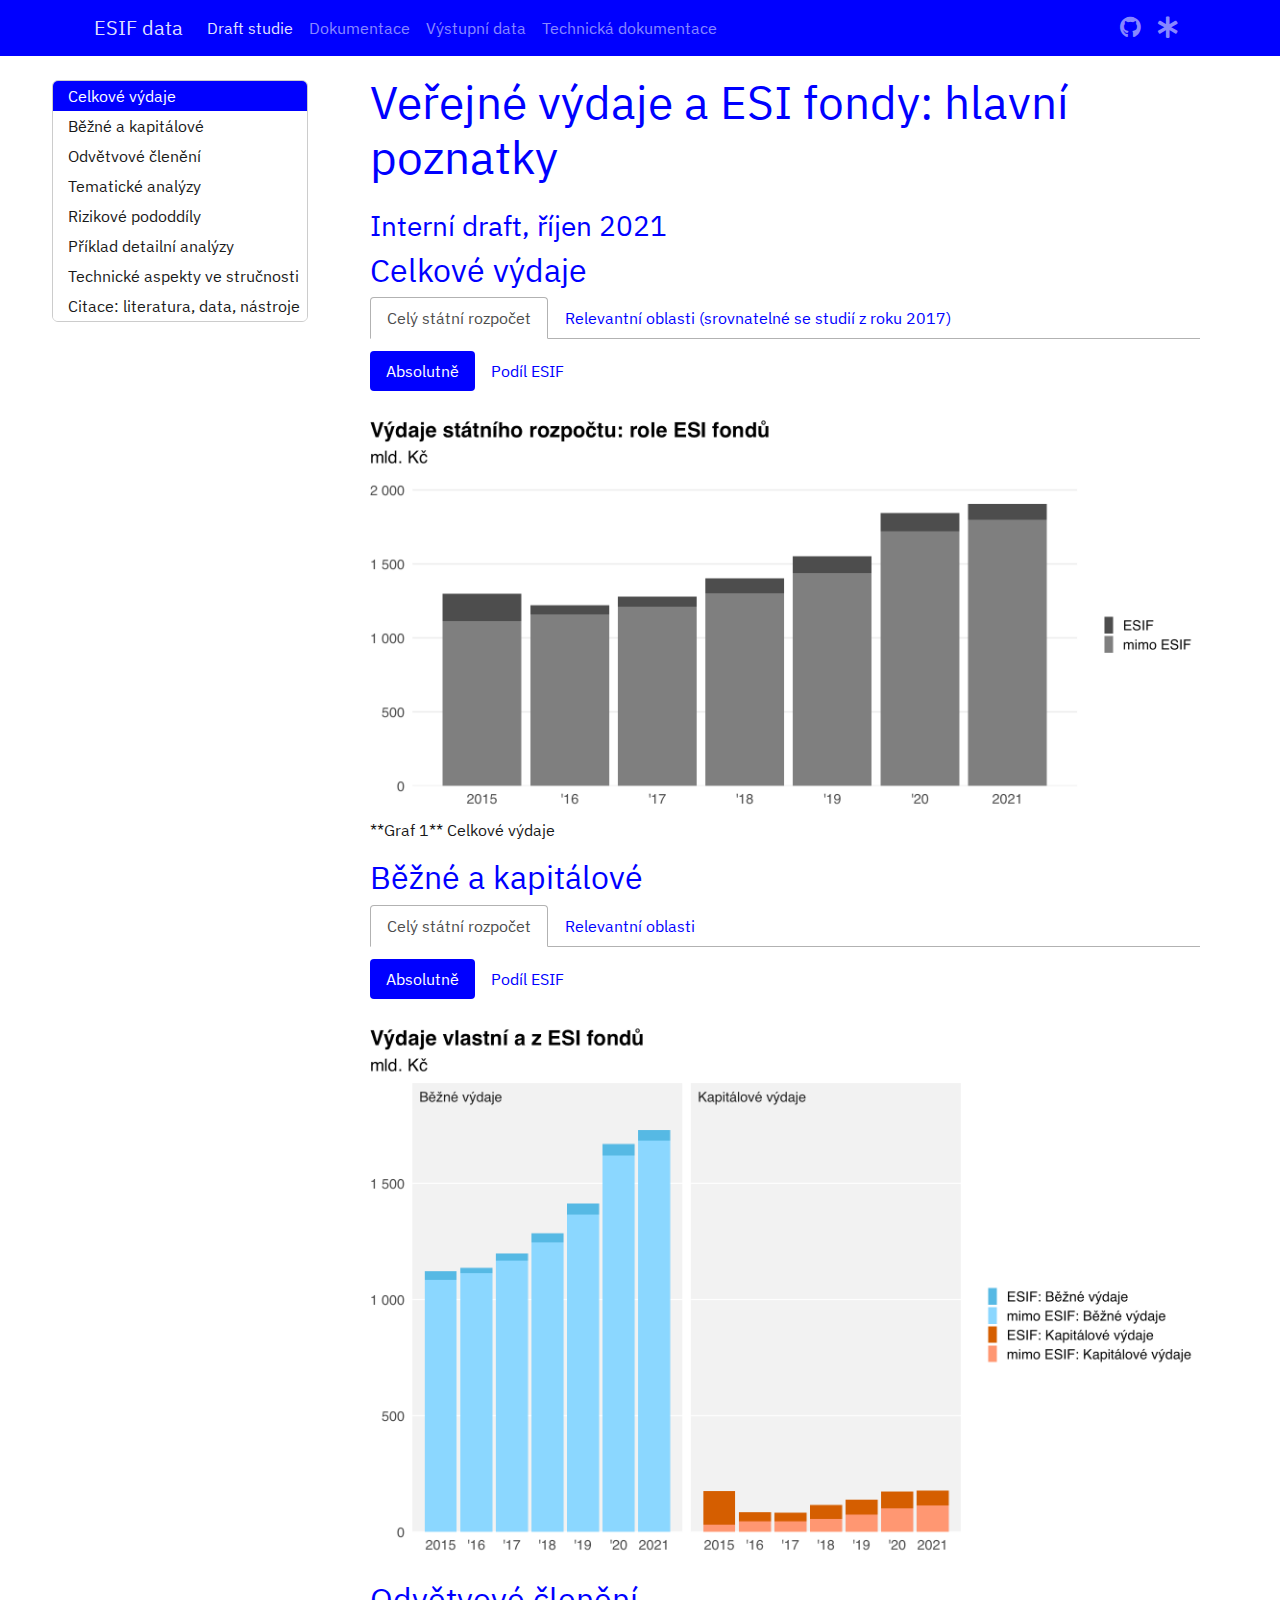
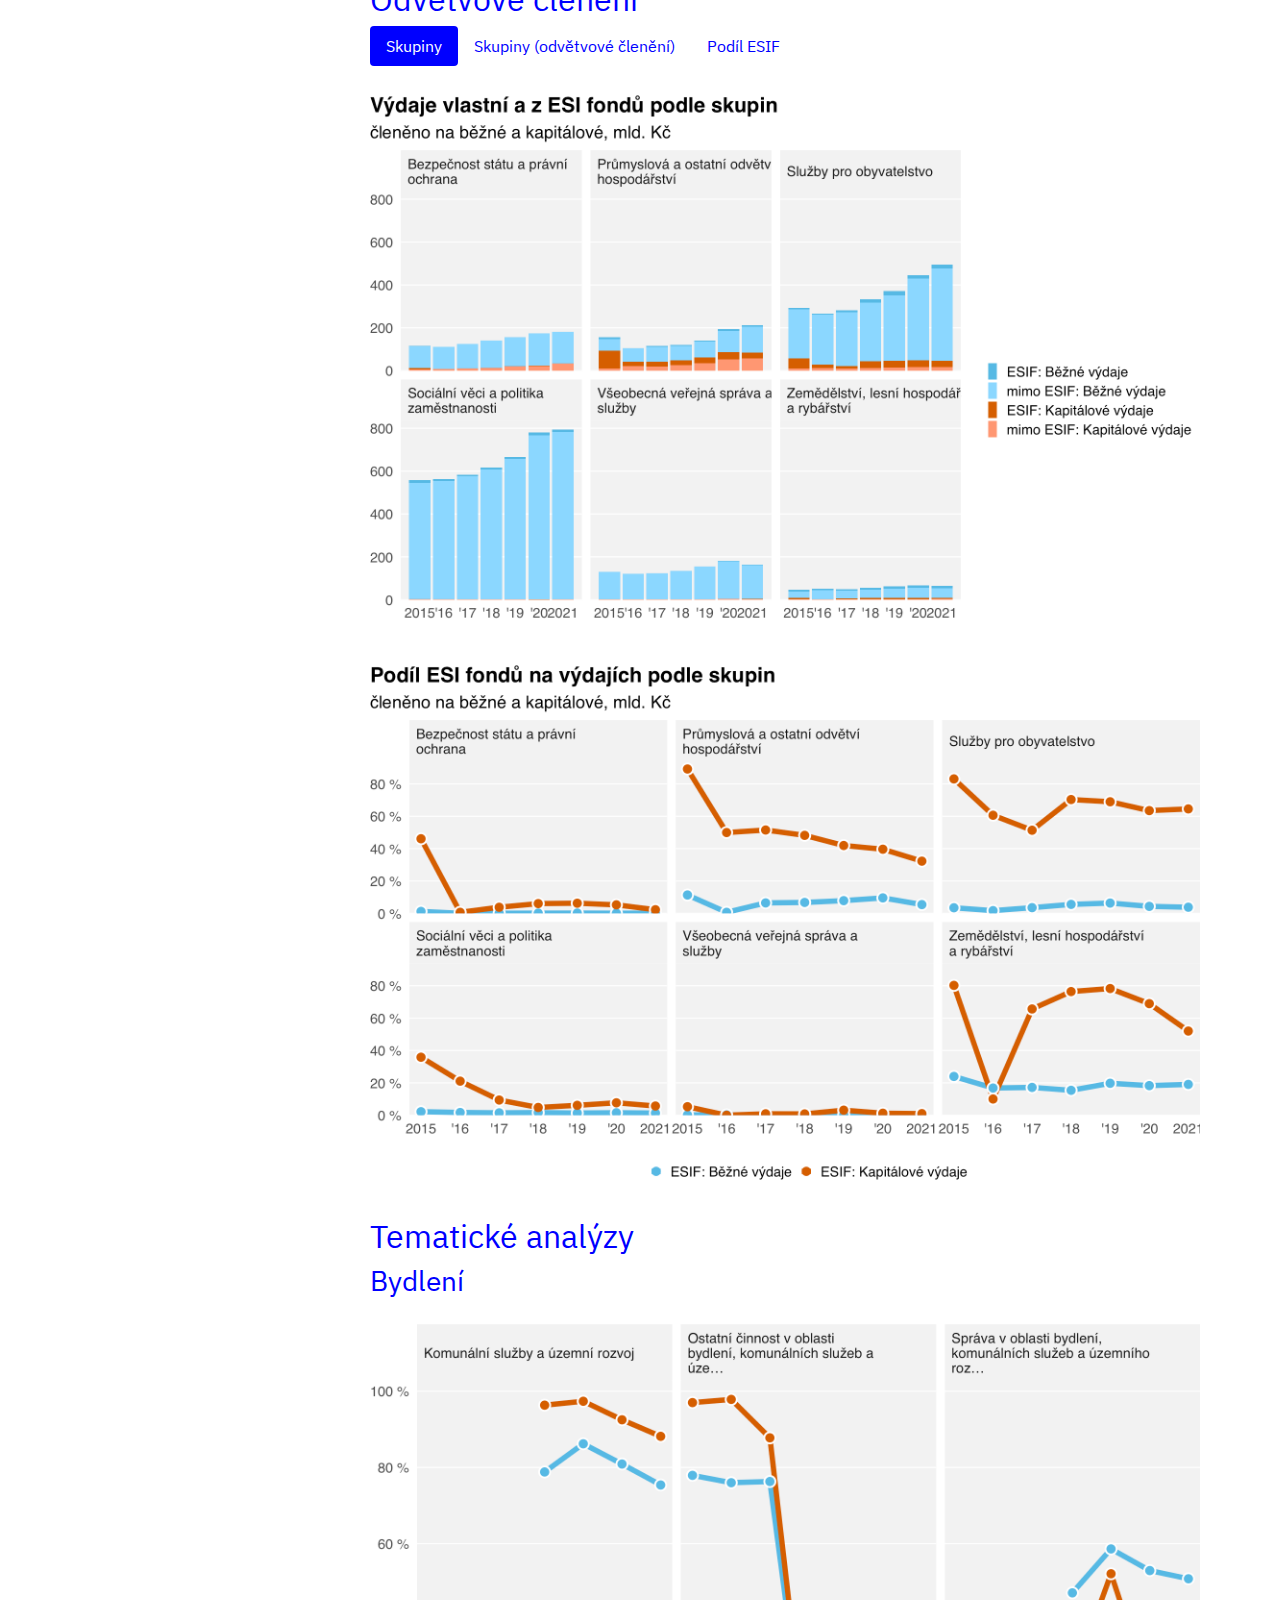
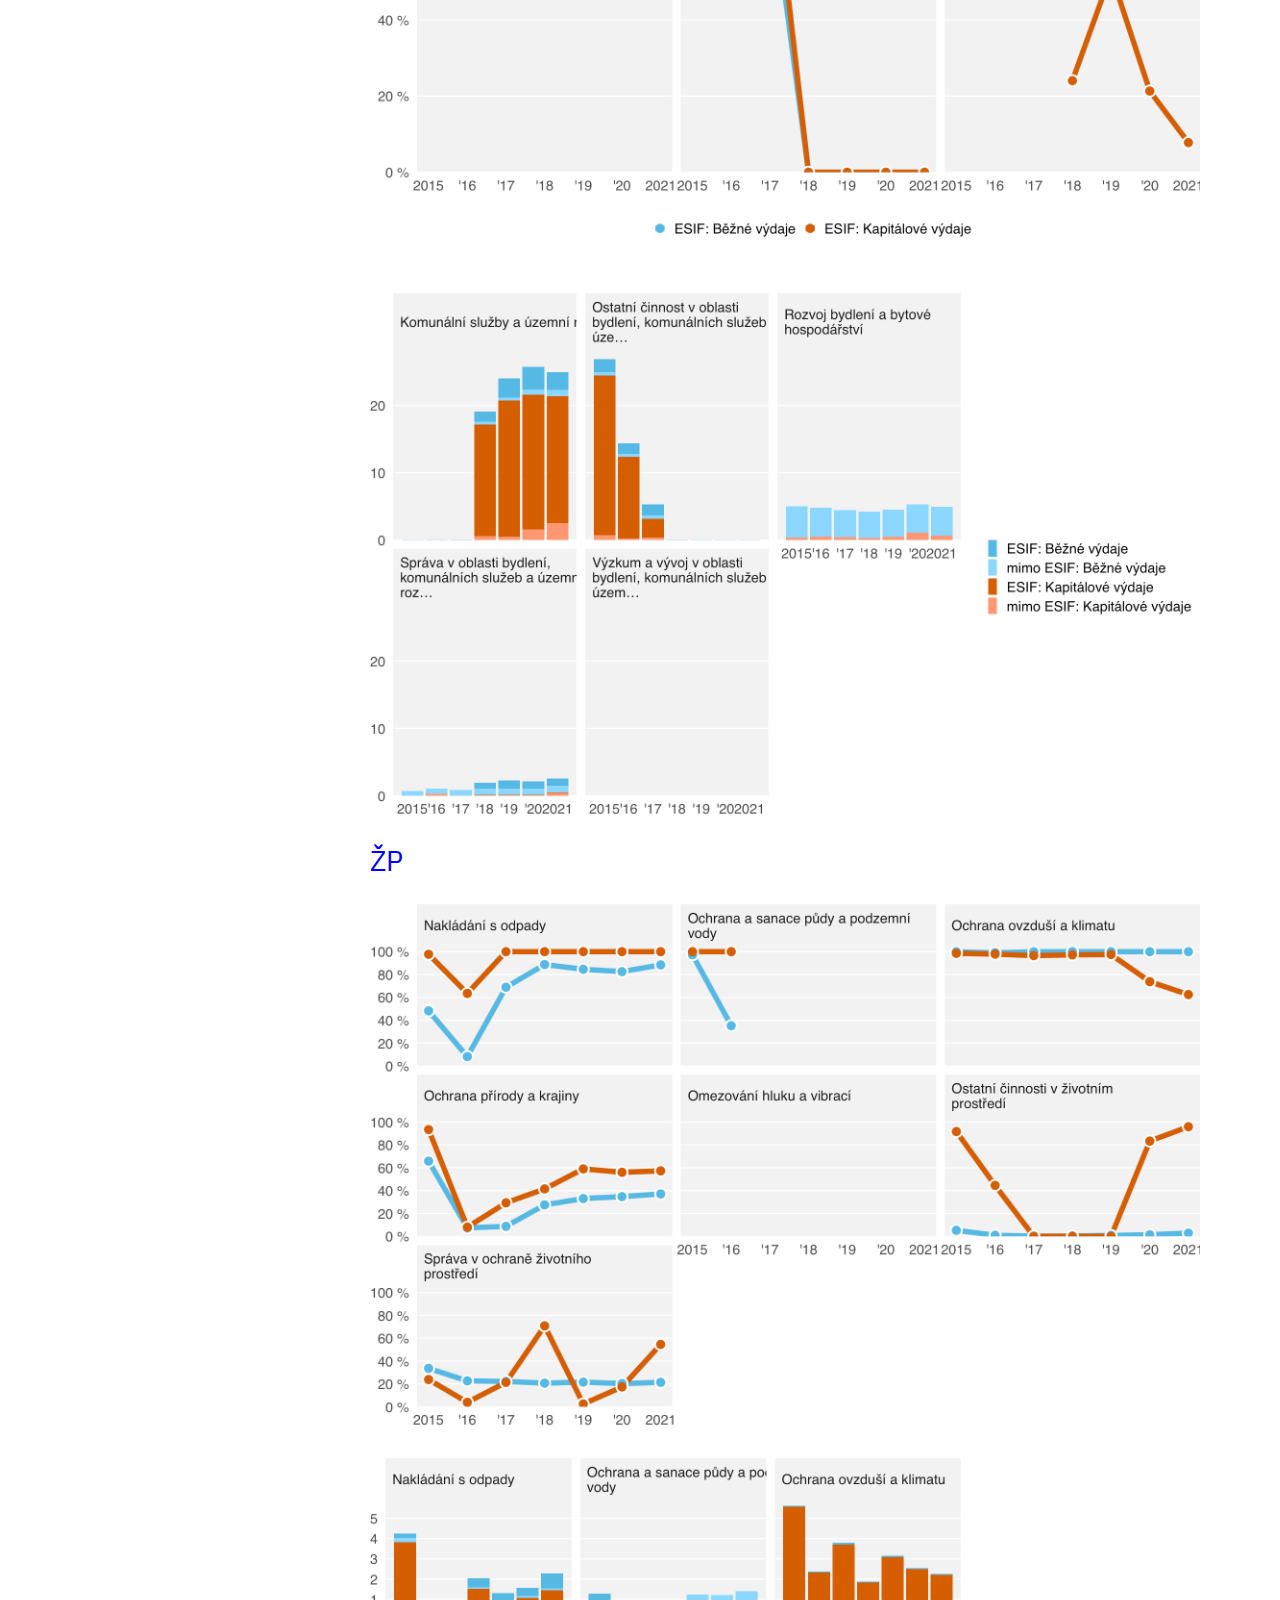
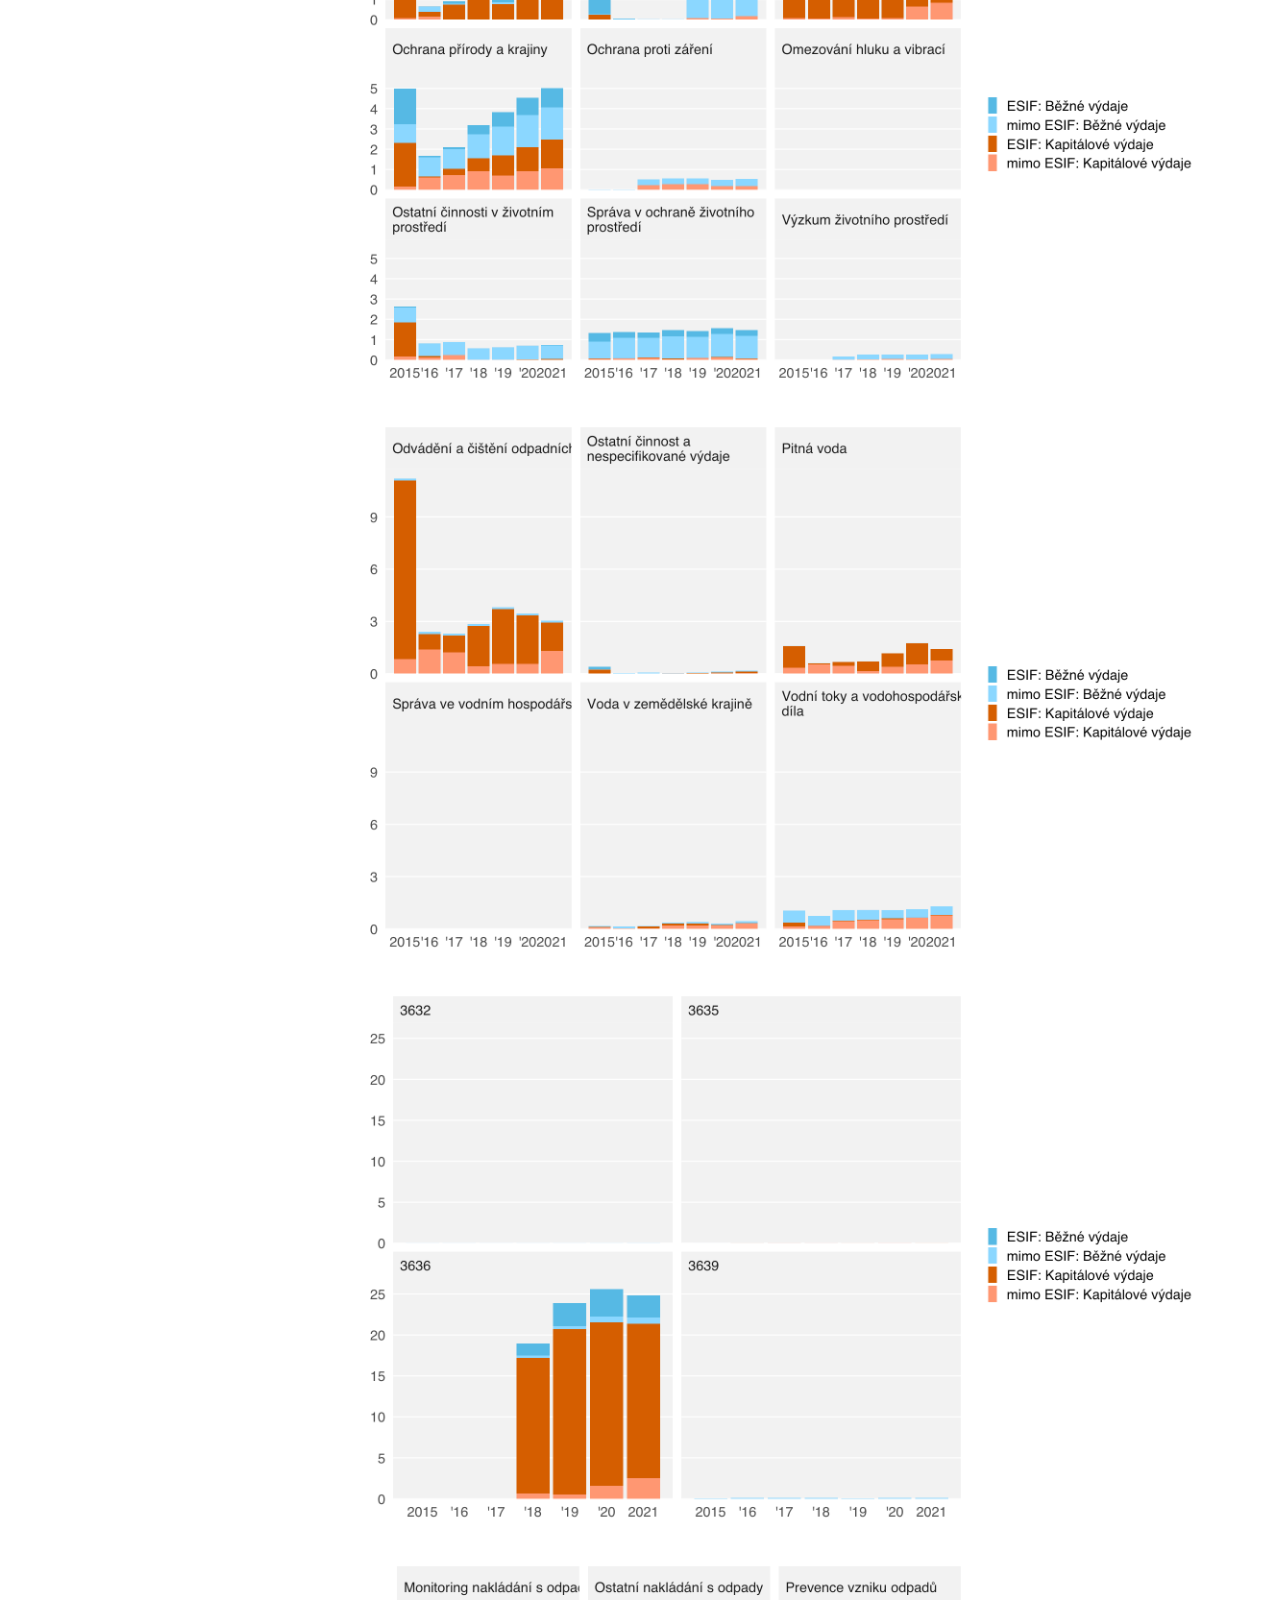
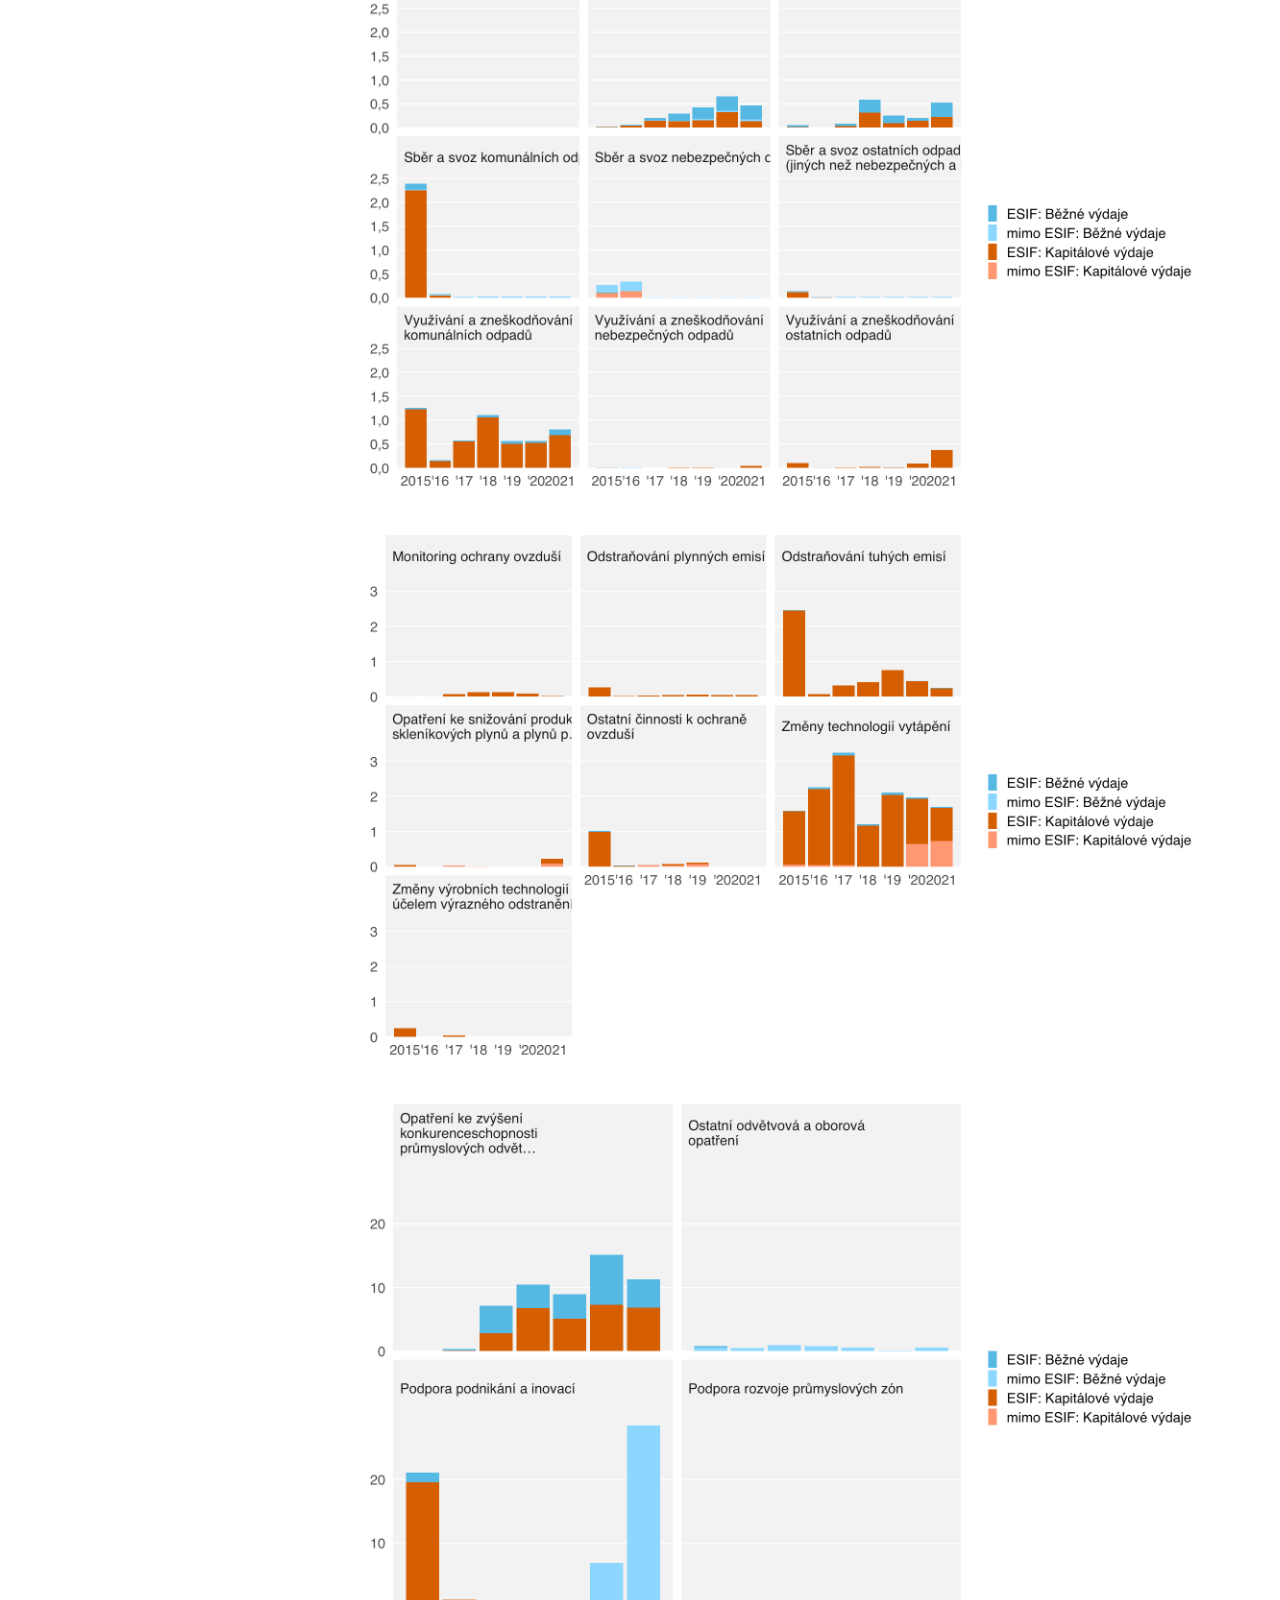
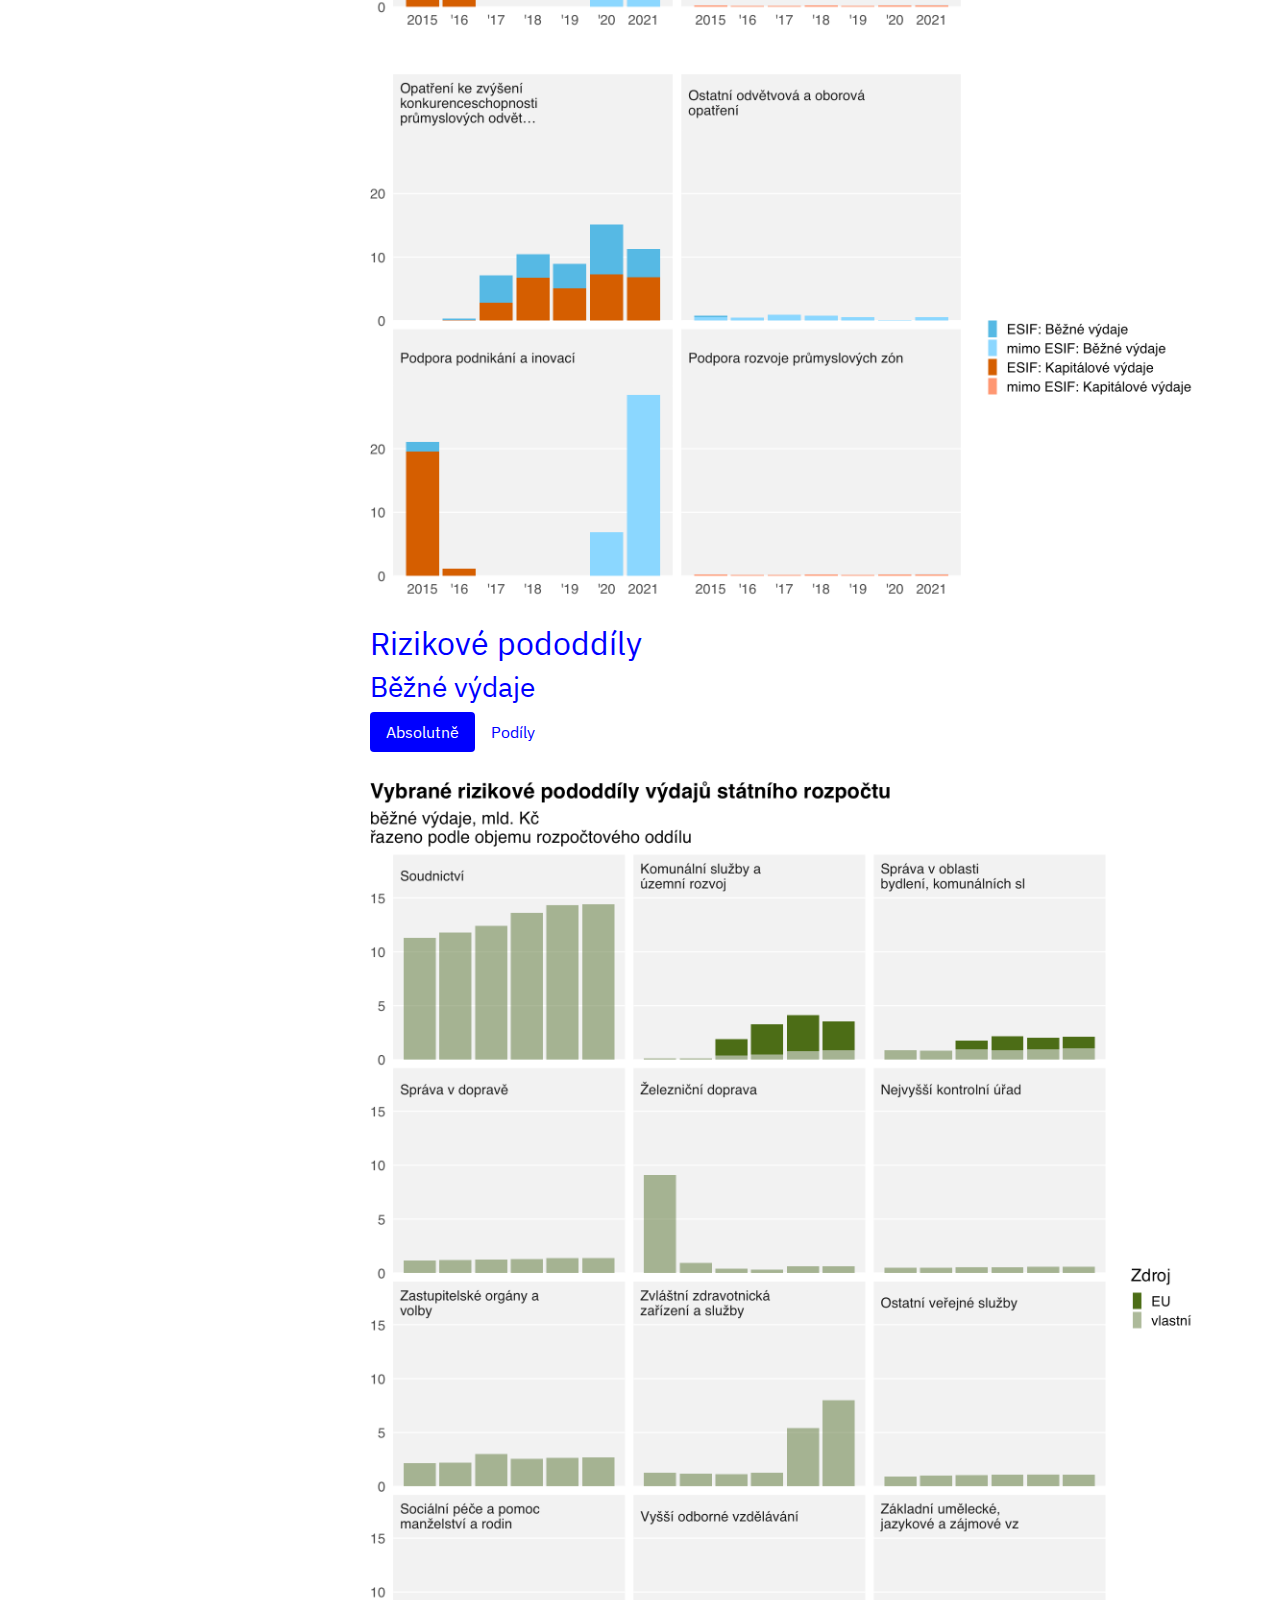
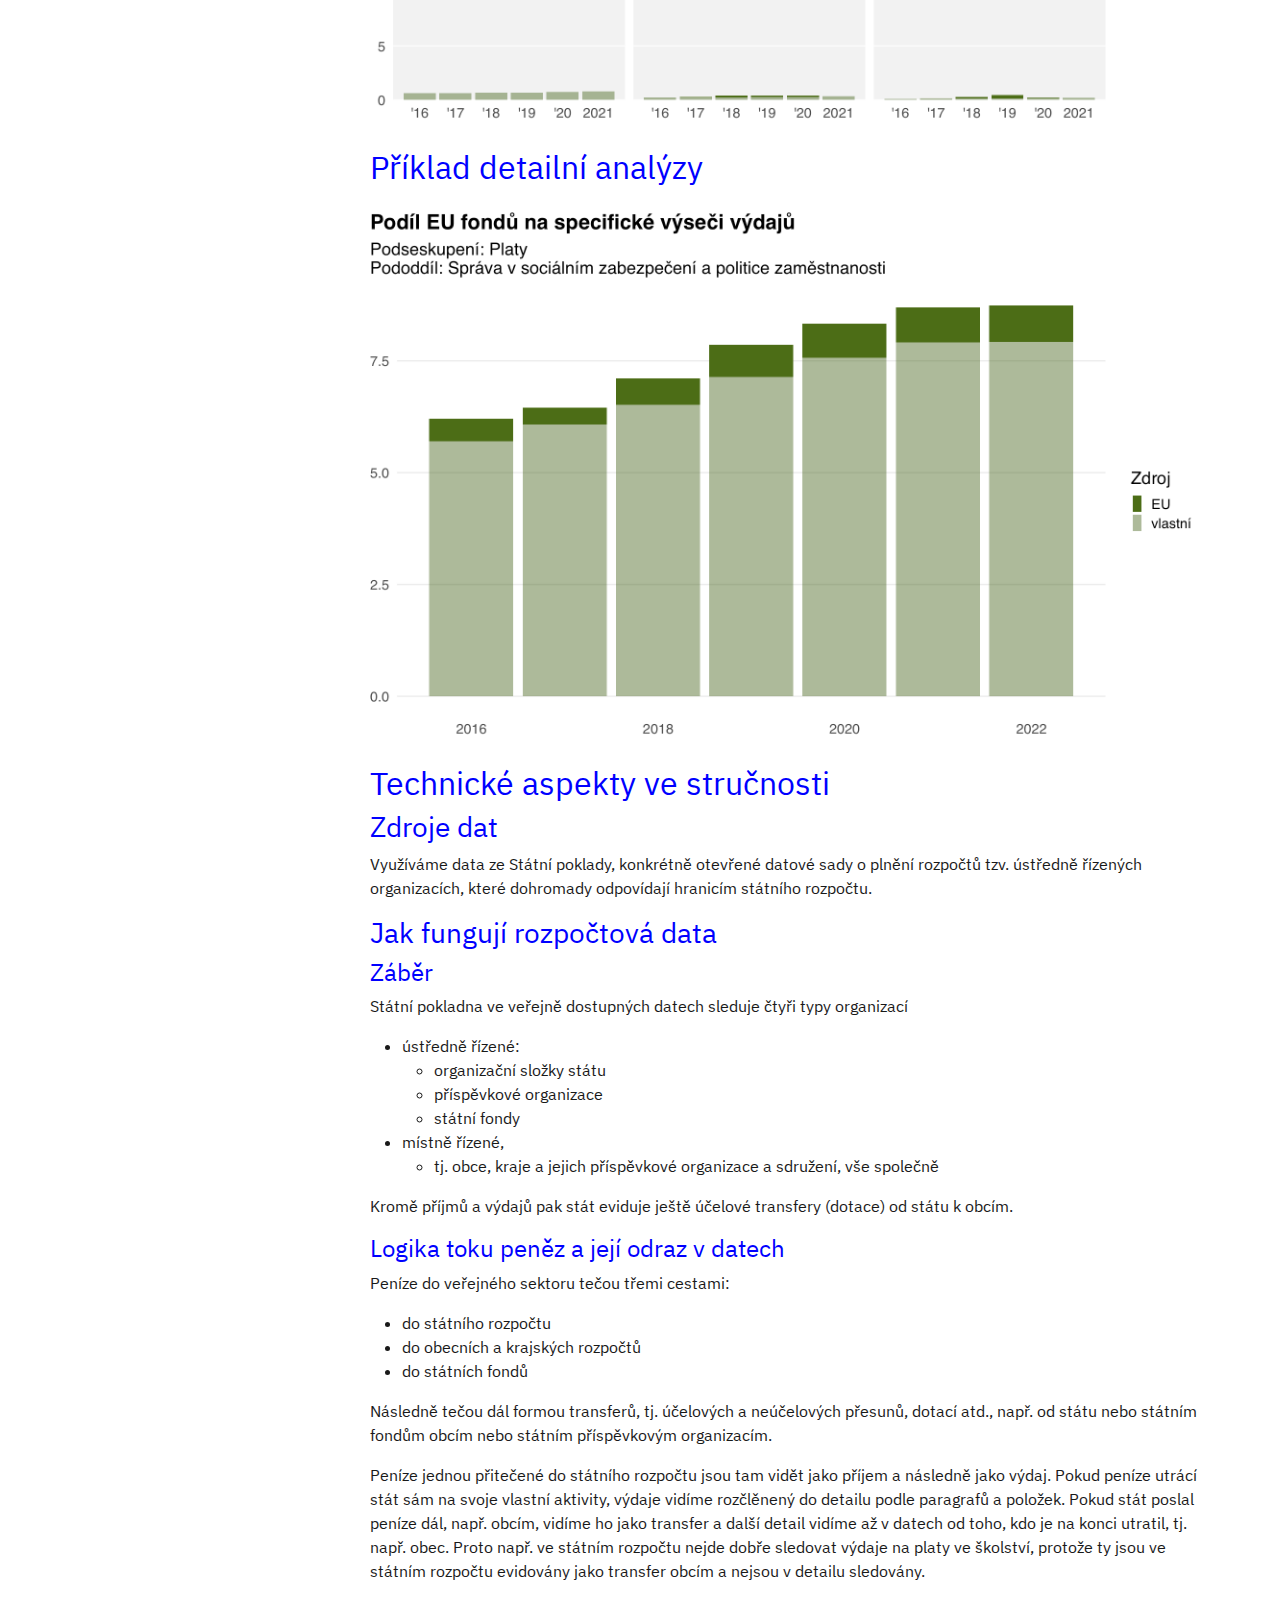
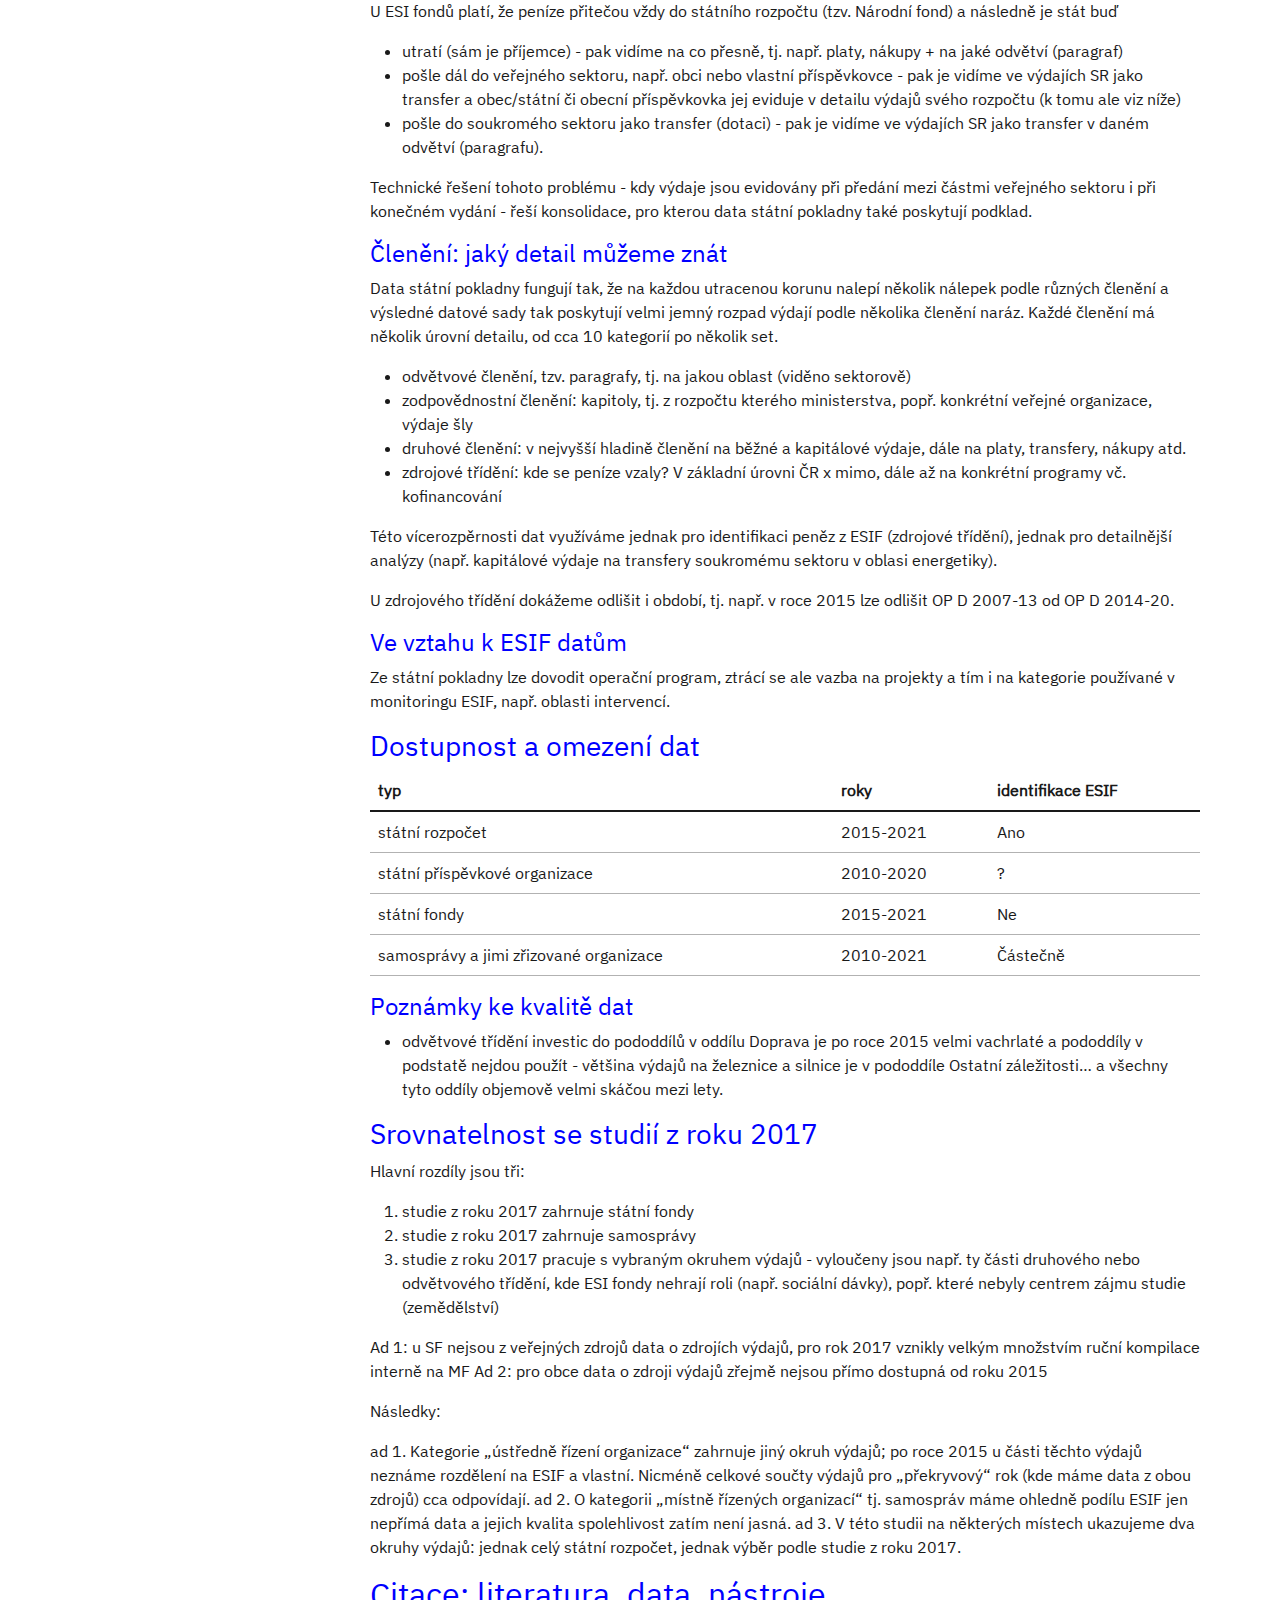
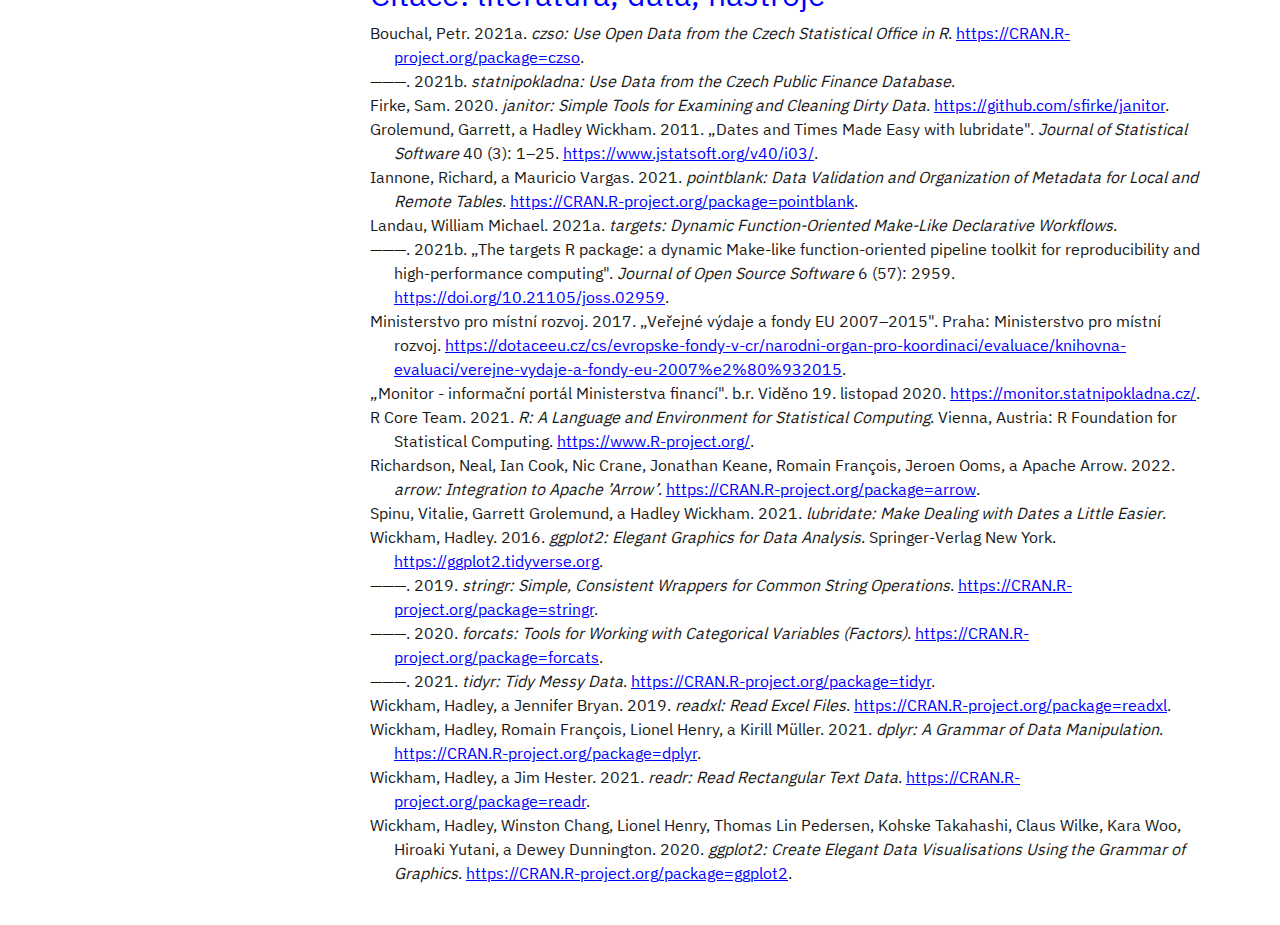
<file: docs/s_pokladna.html>
<!DOCTYPE html>

<html lang="cs" xml:lang="cs">

<head>

<meta charset="utf-8" />
<meta name="generator" content="pandoc" />
<meta http-equiv="X-UA-Compatible" content="IE=EDGE" />




<title>Veřejné výdaje a ESI fondy: hlavní poznatky</title>

<script src="site_libs/header-attrs-2.11/header-attrs.js"></script>
<script src="site_libs/jquery-3.6.0/jquery-3.6.0.min.js"></script>
<meta name="viewport" content="width=device-width, initial-scale=1, shrink-to-fit=no" />
<link href="site_libs/bootstrap-5.1.3/bootstrap.min.css" rel="stylesheet" />
<script src="site_libs/bootstrap-5.1.3/bootstrap.bundle.min.js"></script>
<link href="site_libs/_IBM Plex Sans-0.4.0/font.css" rel="stylesheet" />
<link href="site_libs/_IBM Plex Mono-0.4.0/font.css" rel="stylesheet" />
<script src="site_libs/bs3compat-0.3.1.9000/transition.js"></script>
<script src="site_libs/bs3compat-0.3.1.9000/tabs.js"></script>
<script src="site_libs/bs3compat-0.3.1.9000/bs3compat.js"></script>
<script src="site_libs/jqueryui-1.11.4/jquery-ui.min.js"></script>
<link href="site_libs/tocify-1.9.1/jquery.tocify.css" rel="stylesheet" />
<script src="site_libs/tocify-1.9.1/jquery.tocify.js"></script>
<script src="site_libs/navigation-1.1/tabsets.js"></script>
<link href="site_libs/highlightjs-9.12.0/default.css" rel="stylesheet" />
<script src="site_libs/highlightjs-9.12.0/highlight.js"></script>
<link href="site_libs/font-awesome-5.1.0/css/all.css" rel="stylesheet" />
<link href="site_libs/font-awesome-5.1.0/css/v4-shims.css" rel="stylesheet" />

<style type="text/css">
  code{white-space: pre-wrap;}
  span.smallcaps{font-variant: small-caps;}
  span.underline{text-decoration: underline;}
  div.column{display: inline-block; vertical-align: top; width: 50%;}
  div.hanging-indent{margin-left: 1.5em; text-indent: -1.5em;}
  ul.task-list{list-style: none;}
      .display.math{display: block; text-align: center; margin: 0.5rem auto;}
  </style>

<style type="text/css">code{white-space: pre;}</style>
<script type="text/javascript">
if (window.hljs) {
  hljs.configure({languages: []});
  hljs.initHighlightingOnLoad();
  if (document.readyState && document.readyState === "complete") {
    window.setTimeout(function() { hljs.initHighlighting(); }, 0);
  }
}
</script>




<style type="text/css">
/* for pandoc --citeproc since 2.11 */
div.csl-bib-body { }
div.csl-entry {
  clear: both;
}
.hanging div.csl-entry {
  margin-left:2em;
  text-indent:-2em;
}
div.csl-left-margin {
  min-width:2em;
  float:left;
}
div.csl-right-inline {
  margin-left:2em;
  padding-left:1em;
}
div.csl-indent {
  margin-left: 2em;
}
</style>




<style type = "text/css">
.main-container {
  max-width: 940px;
  margin-left: auto;
  margin-right: auto;
}
img {
  max-width:100%;
}
.tabbed-pane {
  padding-top: 12px;
}
.html-widget {
  margin-bottom: 20px;
}
button.code-folding-btn:focus {
  outline: none;
}
summary {
  display: list-item;
}
pre code {
  padding: 0;
}
</style>


<style type="text/css">
.dropdown-submenu {
  position: relative;
}
.dropdown-submenu>.dropdown-menu {
  top: 0;
  left: 100%;
  margin-top: -6px;
  margin-left: -1px;
  border-radius: 0 6px 6px 6px;
}
.dropdown-submenu:hover>.dropdown-menu {
  display: block;
}
.dropdown-submenu>a:after {
  display: block;
  content: " ";
  float: right;
  width: 0;
  height: 0;
  border-color: transparent;
  border-style: solid;
  border-width: 5px 0 5px 5px;
  border-left-color: #cccccc;
  margin-top: 5px;
  margin-right: -10px;
}
.dropdown-submenu:hover>a:after {
  border-left-color: #adb5bd;
}
.dropdown-submenu.pull-left {
  float: none;
}
.dropdown-submenu.pull-left>.dropdown-menu {
  left: -100%;
  margin-left: 10px;
  border-radius: 6px 0 6px 6px;
}
</style>

<script type="text/javascript">
// manage active state of menu based on current page
$(document).ready(function () {
  // active menu anchor
  href = window.location.pathname
  href = href.substr(href.lastIndexOf('/') + 1)
  if (href === "")
    href = "index.html";
  var menuAnchor = $('a[href="' + href + '"]');

  // mark it active
  menuAnchor.tab('show');

  // if it's got a parent navbar menu mark it active as well
  menuAnchor.closest('li.dropdown').addClass('active');

  // Navbar adjustments
  var navHeight = $(".navbar").first().height() + 15;
  var style = document.createElement('style');
  var pt = "padding-top: " + navHeight + "px; ";
  var mt = "margin-top: -" + navHeight + "px; ";
  var css = "";
  // offset scroll position for anchor links (for fixed navbar)
  for (var i = 1; i <= 6; i++) {
    css += ".section h" + i + "{ " + pt + mt + "}\n";
  }
  style.innerHTML = "body {" + pt + "padding-bottom: 40px; }\n" + css;
  document.head.appendChild(style);
});
</script>

<!-- tabsets -->

<style type="text/css">
.tabset-dropdown > .nav-tabs {
  display: inline-table;
  max-height: 500px;
  min-height: 44px;
  overflow-y: auto;
  border: 1px solid #ddd;
  border-radius: 4px;
}

.tabset-dropdown > .nav-tabs > li.active:before {
  content: "";
  font-family: 'Glyphicons Halflings';
  display: inline-block;
  padding: 10px;
  border-right: 1px solid #ddd;
}

.tabset-dropdown > .nav-tabs.nav-tabs-open > li.active:before {
  content: "&#xe258;";
  border: none;
}

.tabset-dropdown > .nav-tabs.nav-tabs-open:before {
  content: "";
  font-family: 'Glyphicons Halflings';
  display: inline-block;
  padding: 10px;
  border-right: 1px solid #ddd;
}

.tabset-dropdown > .nav-tabs > li.active {
  display: block;
}

.tabset-dropdown > .nav-tabs > li > a,
.tabset-dropdown > .nav-tabs > li > a:focus,
.tabset-dropdown > .nav-tabs > li > a:hover {
  border: none;
  display: inline-block;
  border-radius: 4px;
  background-color: transparent;
}

.tabset-dropdown > .nav-tabs.nav-tabs-open > li {
  display: block;
  float: none;
}

.tabset-dropdown > .nav-tabs > li {
  display: none;
}
</style>

<!-- code folding -->



<style type="text/css">

#TOC {
  margin: 25px 0px 20px 0px;
}
@media (max-width: 768px) {
#TOC {
  position: relative;
  width: 100%;
}
}

@media print {
.toc-content {
  /* see https://github.com/w3c/csswg-drafts/issues/4434 */
  float: right;
}
}

.toc-content {
  padding-left: 30px;
  padding-right: 40px;
}

div.main-container {
  max-width: 1200px;
}

div.tocify {
  width: 20%;
  max-width: 260px;
  max-height: 85%;
}

@media (min-width: 768px) and (max-width: 991px) {
  div.tocify {
    width: 25%;
  }
}

@media (max-width: 767px) {
  div.tocify {
    width: 100%;
    max-width: none;
  }
}

.tocify ul, .tocify li {
  line-height: 20px;
}

.tocify-subheader .tocify-item {
  font-size: 0.90em;
}

.tocify .list-group-item {
  border-radius: 0px;
}


</style>



</head>

<body>


<div class="container-fluid main-container">


<!-- setup 3col/9col grid for toc_float and main content  -->
<div class="row">
<div class="col-xs-12 col-sm-4 col-md-3">
<div id="TOC" class="tocify">
</div>
</div>

<div class="toc-content col-xs-12 col-sm-8 col-md-9">




<div class="navbar navbar-default  navbar-fixed-top" role="navigation">
  <div class="container">
    <div class="navbar-header">
      <button type="button" class="navbar-toggle collapsed" data-toggle="collapse" data-target="#navbar">
        <span class="icon-bar"></span>
        <span class="icon-bar"></span>
        <span class="icon-bar"></span>
      </button>
      <a class="navbar-brand" href="index.html">ESIF data</a>
    </div>
    <div id="navbar" class="navbar-collapse collapse">
      <ul class="nav navbar-nav">
        <li>
  <a href="s_pokladna.html">Draft studie</a>
</li>
<li>
  <a href="s_doc.html">Dokumentace</a>
</li>
<li>
  <a href="s_output.html">Výstupní data</a>
</li>
<li>
  <a href="dev.html">Technická dokumentace</a>
</li>
      </ul>
      <ul class="nav navbar-nav navbar-right">
        <li>
  <a href="https://github.com/petrbouchal/esifinancuji">
    <span class="fab fa-github fa-lg"></span>
     
  </a>
</li>
<li>
  <a href="https://petrbouchal.xyz">
    <span class="fas fa-asterisk fa-lg"></span>
     
  </a>
</li>
      </ul>
    </div><!--/.nav-collapse -->
  </div><!--/.container -->
</div><!--/.navbar -->

<div id="header">



<h1 class="title toc-ignore">Veřejné výdaje a ESI fondy: hlavní poznatky</h1>
<h3 class="subtitle">Interní draft, říjen 2021</h3>

</div>


<div id="celkové-výdaje" class="section level2 tabset">
<h2>Celkové výdaje</h2>
<div id="celý-státní-rozpočet" class="section level3 tabset tabset-pills">
<h3>Celý státní rozpočet</h3>
<div id="absolutně" class="section level4">
<h4>Absolutně</h4>
<div class="figure"><span style="display:block;" id="fig:plot-abs"></span>
<img src="s_pokladna_files/figure-html/plot-abs-1.png" alt="Celkové výdaje" width="100%" />
<p class="caption">
**Graf 1** Celkové výdaje
</p>
</div>
</div>
<div id="podíl-esif" class="section level4">
<h4>Podíl ESIF</h4>
<div class="figure"><span style="display:block;" id="fig:plot-perc"></span>
<img src="s_pokladna_files/figure-html/plot-perc-1.png" alt="Podíl na celkových výdajích" width="100%" />
<p class="caption">
**Graf 2** Podíl na celkových výdajích
</p>
</div>
</div>
</div>
<div id="relevantní-oblasti-srovnatelné-se-studií-z-roku-2017" class="section level3 tabset tabset-pills">
<h3>Relevantní oblasti (srovnatelné se studií z roku 2017)</h3>
<div id="absolutně-1" class="section level4">
<h4>Absolutně</h4>
<p><img src="s_pokladna_files/figure-html/plot-abs-hlousek-1.png" width="100%" /></p>
</div>
<div id="podíl-esif-1" class="section level4">
<h4>Podíl ESIF</h4>
<p><img src="s_pokladna_files/figure-html/plot-podil-hlousek-1.png" width="100%" /></p>
</div>
</div>
</div>
<div id="běžné-a-kapitálové" class="section level2 tabset">
<h2>Běžné a kapitálové</h2>
<div id="celý-státní-rozpočet-1" class="section level3 tabset tabset-pills">
<h3>Celý státní rozpočet</h3>
<div id="absolutně-2" class="section level4">
<h4>Absolutně</h4>
<p><img src="s_pokladna_files/figure-html/plot-bezkap-abs-1.png" width="100%" /></p>
</div>
<div id="podíl-esif-2" class="section level4">
<h4>Podíl ESIF</h4>
<div class="figure"><span style="display:block;" id="fig:plot-bezkap-perc"></span>
<img src="s_pokladna_files/figure-html/plot-bezkap-perc-1.png" alt="Podíl na celkových výdajích" width="100%" />
<p class="caption">
**Graf 3** Podíl na celkových výdajích
</p>
</div>
</div>
</div>
<div id="relevantní-oblasti" class="section level3 tabset tabset-pills">
<h3>Relevantní oblasti</h3>
<div id="absolutně-3" class="section level4">
<h4>Absolutně</h4>
<div class="figure"><span style="display:block;" id="fig:plot-bezkap-hl"></span>
<img src="s_pokladna_files/figure-html/plot-bezkap-hl-1.png" alt="Podíl na celkových výdajích" width="100%" />
<p class="caption">
**Graf 4** Podíl na celkových výdajích
</p>
</div>
</div>
<div id="podíl-esif-3" class="section level4">
<h4>Podíl ESIF</h4>
<p><img src="s_pokladna_files/figure-html/plot-bezkap-perc-hl-1.png" width="100%" /></p>
</div>
</div>
</div>
<div id="odvětvové-členění" class="section level2 tabset tabset-pills">
<h2>Odvětvové členění</h2>
<div id="skupiny" class="section level3">
<h3>Skupiny</h3>
<p><img src="s_pokladna_files/figure-html/plot-skup-1.png" width="100%" /></p>
<p><img src="s_pokladna_files/figure-html/plot-skup-podil-1.png" width="100%" /></p>
</div>
<div id="skupiny-odvětvové-členění" class="section level3 tabset tabset-pills">
<h3>Skupiny (odvětvové členění)</h3>
<p><img src="s_pokladna_files/figure-html/plot-oddil-abs-1.png" width="100%" /></p>
<p><img src="s_pokladna_files/figure-html/unnamed-chunk-2-1.png" width="100%" /></p>
<p><img src="s_pokladna_files/figure-html/unnamed-chunk-3-1.png" width="100%" /></p>
<p><img src="s_pokladna_files/figure-html/unnamed-chunk-4-1.png" width="100%" /></p>
</div>
<div id="podíl-esif-4" class="section level3">
<h3>Podíl ESIF</h3>
<p><img src="s_pokladna_files/figure-html/plot-oddil-podil-1.png" width="100%" /></p>
</div>
</div>
<div id="tematické-analýzy" class="section level2">
<h2>Tematické analýzy</h2>
<div id="bydlení" class="section level3">
<h3>Bydlení</h3>
<p><img src="s_pokladna_files/figure-html/unnamed-chunk-5-1.png" width="100%" /></p>
<p><img src="s_pokladna_files/figure-html/unnamed-chunk-6-1.png" width="100%" /></p>
</div>
<div id="žp" class="section level3">
<h3>ŽP</h3>
<p><img src="s_pokladna_files/figure-html/unnamed-chunk-7-1.png" width="100%" />
<img src="s_pokladna_files/figure-html/unnamed-chunk-8-1.png" width="100%" /></p>
<p><img src="s_pokladna_files/figure-html/unnamed-chunk-9-1.png" width="100%" /></p>
<p><img src="s_pokladna_files/figure-html/unnamed-chunk-10-1.png" width="100%" /></p>
<p><img src="s_pokladna_files/figure-html/unnamed-chunk-11-1.png" width="100%" /></p>
<p><img src="s_pokladna_files/figure-html/unnamed-chunk-12-1.png" width="100%" /></p>
<p><img src="s_pokladna_files/figure-html/unnamed-chunk-13-1.png" width="100%" /></p>
<p><img src="s_pokladna_files/figure-html/unnamed-chunk-14-1.png" width="100%" /></p>
</div>
</div>
<div id="rizikové-pododdíly" class="section level2">
<h2>Rizikové pododdíly</h2>
<div id="běžné-výdaje" class="section level3 tabset tabset-pills">
<h3>Běžné výdaje</h3>
<div id="absolutně-4" class="section level4">
<h4>Absolutně</h4>
<p><img src="s_pokladna_files/figure-html/plot-pododd-riziko-abs-1.png" width="100%" /></p>
</div>
<div id="podíly" class="section level4">
<h4>Podíly</h4>
<p><img src="s_pokladna_files/figure-html/plot-pododd-riziko-podil-1.png" width="100%" /></p>
</div>
</div>
</div>
<div id="příklad-detailní-analýzy" class="section level2">
<h2>Příklad detailní analýzy</h2>
<p><img src="s_pokladna_files/figure-html/plot-detail-1.png" width="100%" /></p>
</div>
<div id="data" class="section level2">
<h2>Technické aspekty ve stručnosti</h2>
<div id="zdroje-dat" class="section level3">
<h3>Zdroje dat</h3>
<p>Využíváme data ze Státní poklady, konkrétně otevřené datové sady o plnění rozpočtů tzv. ústředně řízených organizacích, které dohromady odpovídají hranicím státního rozpočtu.</p>
</div>
<div id="jak-fungují-rozpočtová-data" class="section level3">
<h3>Jak fungují rozpočtová data</h3>
<div id="záběr" class="section level4">
<h4>Záběr</h4>
<p>Státní pokladna ve veřejně dostupných datech sleduje čtyři typy organizací</p>
<ul>
<li>ústředně řízené:
<ul>
<li>organizační složky státu</li>
<li>příspěvkové organizace</li>
<li>státní fondy</li>
</ul></li>
<li>místně řízené,
<ul>
<li>tj. obce, kraje a jejich příspěvkové organizace a sdružení, vše společně</li>
</ul></li>
</ul>
<p>Kromě příjmů a výdajů pak stát eviduje ještě účelové transfery (dotace) od státu k obcím.</p>
</div>
<div id="logika-toku-peněz-a-její-odraz-v-datech" class="section level4">
<h4>Logika toku peněz a její odraz v datech</h4>
<p>Peníze do veřejného sektoru tečou třemi cestami:</p>
<ul>
<li>do státního rozpočtu</li>
<li>do obecních a krajských rozpočtů</li>
<li>do státních fondů</li>
</ul>
<p>Následně tečou dál formou transferů, tj. účelových a neúčelových přesunů, dotací atd., např. od státu nebo státním fondům obcím nebo státním příspěvkovým organizacím.</p>
<p>Peníze jednou přitečené do státního rozpočtu jsou tam vidět jako příjem a následně jako výdaj. Pokud peníze utrácí stát sám na svoje vlastní aktivity, výdaje vidíme rozčlěnený do detailu podle paragrafů a položek. Pokud stát poslal peníze dál, např. obcím, vidíme ho jako transfer a další detail vidíme až v datech od toho, kdo je na konci utratil, tj. např. obec. Proto např. ve státním rozpočtu nejde dobře sledovat výdaje na platy ve školství, protože ty jsou ve státním rozpočtu evidovány jako transfer obcím a nejsou v detailu sledovány.</p>
<p>U ESI fondů platí, že peníze přitečou vždy do státního rozpočtu (tzv. Národní fond) a následně je stát buď</p>
<ul>
<li>utratí (sám je příjemce) - pak vidíme na co přesně, tj. např. platy, nákupy + na jaké odvětví (paragraf)</li>
<li>pošle dál do veřejného sektoru, např. obci nebo vlastní příspěvkovce - pak je vidíme ve výdajích SR jako transfer a obec/státní či obecní příspěvkovka jej eviduje v detailu výdajů svého rozpočtu (k tomu ale viz níže)</li>
<li>pošle do soukromého sektoru jako transfer (dotaci) - pak je vidíme ve výdajích SR jako transfer v daném odvětví (paragrafu).</li>
</ul>
<p>Technické řešení tohoto problému - kdy výdaje jsou evidovány při předání mezi částmi veřejného sektoru i při konečném vydání - řeší konsolidace, pro kterou data státní pokladny také poskytují podklad.</p>
</div>
<div id="členění-jaký-detail-můžeme-znát" class="section level4">
<h4>Členění: jaký detail můžeme znát</h4>
<p>Data státní pokladny fungují tak, že na každou utracenou korunu nalepí několik nálepek podle různých členění a výsledné datové sady tak poskytují velmi jemný rozpad výdají podle několika členění naráz. Každé členění má několik úrovní detailu, od cca 10 kategorií po několik set.</p>
<ul>
<li>odvětvové členění, tzv. paragrafy, tj. na jakou oblast (viděno sektorově)</li>
<li>zodpovědnostní členění: kapitoly, tj. z rozpočtu kterého ministerstva, popř. konkrétní veřejné organizace, výdaje šly</li>
<li>druhové členění: v nejvyšší hladině členění na běžné a kapitálové výdaje, dále na platy, transfery, nákupy atd.</li>
<li>zdrojové třídění: kde se peníze vzaly? V základní úrovni ČR x mimo, dále až na konkrétní programy vč. kofinancování</li>
</ul>
<p>Této vícerozpěrnosti dat využíváme jednak pro identifikaci peněz z ESIF (zdrojové třídění), jednak pro detailnější analýzy (např. kapitálové výdaje na transfery soukromému sektoru v oblasi energetiky).</p>
<p>U zdrojového třídění dokážeme odlišit i období, tj. např. v roce 2015 lze odlišit OP D 2007-13 od OP D 2014-20.</p>
</div>
<div id="ve-vztahu-k-esif-datům" class="section level4">
<h4>Ve vztahu k ESIF datům</h4>
<p>Ze státní pokladny lze dovodit operační program, ztrácí se ale vazba na projekty a tím i na kategorie používané v monitoringu ESIF, např. oblasti intervencí.</p>
</div>
</div>
<div id="dostupnost-a-omezení-dat" class="section level3">
<h3>Dostupnost a omezení dat</h3>
<table>
<thead>
<tr class="header">
<th>typ</th>
<th>roky</th>
<th>identifikace ESIF</th>
</tr>
</thead>
<tbody>
<tr class="odd">
<td>státní rozpočet</td>
<td>2015-2021</td>
<td>Ano</td>
</tr>
<tr class="even">
<td>státní příspěvkové organizace</td>
<td>2010-2020</td>
<td>?</td>
</tr>
<tr class="odd">
<td>státní fondy</td>
<td>2015-2021</td>
<td>Ne</td>
</tr>
<tr class="even">
<td>samosprávy a jimi zřizované organizace</td>
<td>2010-2021</td>
<td>Částečně</td>
</tr>
</tbody>
</table>
<div id="poznámky-ke-kvalitě-dat" class="section level4">
<h4>Poznámky ke kvalitě dat</h4>
<ul>
<li>odvětvové třídění investic do pododdílů v oddílu Doprava je po roce 2015 velmi vachrlaté a pododdíly v podstatě nejdou použít - většina výdajů na železnice a silnice je v pododdíle Ostatní záležitosti… a všechny tyto oddíly objemově velmi skáčou mezi lety.</li>
</ul>
</div>
</div>
<div id="srovnatelnost-se-studií-z-roku-2017" class="section level3">
<h3>Srovnatelnost se studií z roku 2017</h3>
<p>Hlavní rozdíly jsou tři:</p>
<ol style="list-style-type: decimal">
<li>studie z roku 2017 zahrnuje státní fondy</li>
<li>studie z roku 2017 zahrnuje samosprávy</li>
<li>studie z roku 2017 pracuje s vybraným okruhem výdajů - vyloučeny jsou např. ty části druhového nebo odvětvového třídění, kde ESI fondy nehrají roli (např. sociální dávky), popř. které nebyly centrem zájmu studie (zemědělství)</li>
</ol>
<p>Ad 1: u SF nejsou z veřejných zdrojů data o zdrojích výdajů, pro rok 2017 vznikly velkým množstvím ruční kompilace interně na MF
Ad 2: pro obce data o zdroji výdajů zřejmě nejsou přímo dostupná od roku 2015</p>
<p>Následky:</p>
<p>ad 1. Kategorie „ústředně řízení organizace“ zahrnuje jiný okruh výdajů; po roce 2015 u části těchto výdajů neznáme rozdělení na ESIF a vlastní. Nicméně celkové součty výdajů pro „překryvový“ rok (kde máme data z obou zdrojů) cca odpovídají.
ad 2. O kategorii „místně řízených organizací“ tj. samospráv máme ohledně podílu ESIF jen nepřímá data a jejich kvalita spolehlivost zatím není jasná.
ad 3. V této studii na některých místech ukazujeme dva okruhy výdajů: jednak celý státní rozpočet, jednak výběr podle studie z roku 2017.</p>
</div>
</div>
<div id="citace-literatura-data-nástroje" class="section level2 unnumbered">
<h2>Citace: literatura, data, nástroje</h2>
<div id="refs" class="references csl-bib-body hanging-indent">
<div id="ref-R-czso" class="csl-entry">
Bouchal, Petr. 2021a. <em>czso: Use Open Data from the Czech Statistical Office in R</em>. <a href="https://CRAN.R-project.org/package=czso">https://CRAN.R-project.org/package=czso</a>.
</div>
<div id="ref-R-statnipokladna" class="csl-entry">
———. 2021b. <em>statnipokladna: Use Data from the Czech Public Finance Database</em>.
</div>
<div id="ref-R-janitor" class="csl-entry">
Firke, Sam. 2020. <em>janitor: Simple Tools for Examining and Cleaning Dirty Data</em>. <a href="https://github.com/sfirke/janitor">https://github.com/sfirke/janitor</a>.
</div>
<div id="ref-lubridate2011" class="csl-entry">
Grolemund, Garrett, a Hadley Wickham. 2011. <span>„Dates and Times Made Easy with <span>lubridate</span>"</span>. <em>Journal of Statistical Software</em> 40 (3): 1–25. <a href="https://www.jstatsoft.org/v40/i03/">https://www.jstatsoft.org/v40/i03/</a>.
</div>
<div id="ref-R-pointblank" class="csl-entry">
Iannone, Richard, a Mauricio Vargas. 2021. <em>pointblank: Data Validation and Organization of Metadata for Local and Remote Tables</em>. <a href="https://CRAN.R-project.org/package=pointblank">https://CRAN.R-project.org/package=pointblank</a>.
</div>
<div id="ref-R-targets" class="csl-entry">
Landau, William Michael. 2021a. <em>targets: Dynamic Function-Oriented Make-Like Declarative Workflows</em>.
</div>
<div id="ref-targets2021" class="csl-entry">
———. 2021b. <span>„The targets R package: a dynamic Make-like function-oriented pipeline toolkit for reproducibility and high-performance computing"</span>. <em>Journal of Open Source Software</em> 6 (57): 2959. <a href="https://doi.org/10.21105/joss.02959">https://doi.org/10.21105/joss.02959</a>.
</div>
<div id="ref-ministerstvopromistnirozvojVerejneVydajeFondy2017" class="csl-entry">
Ministerstvo pro místní rozvoj. 2017. <span>„Veřejné výdaje a fondy EU 2007–2015"</span>. Praha: Ministerstvo pro místní rozvoj. <a href="https://dotaceeu.cz/cs/evropske-fondy-v-cr/narodni-organ-pro-koordinaci/evaluace/knihovna-evaluaci/verejne-vydaje-a-fondy-eu-2007%e2%80%932015">https://dotaceeu.cz/cs/evropske-fondy-v-cr/narodni-organ-pro-koordinaci/evaluace/knihovna-evaluaci/verejne-vydaje-a-fondy-eu-2007%e2%80%932015</a>.
</div>
<div id="ref-MonitorInformacniPortal" class="csl-entry">
<span>„Monitor - informační portál Ministerstva financí"</span>. b.r. Viděno 19. listopad 2020. <a href="https://monitor.statnipokladna.cz/">https://monitor.statnipokladna.cz/</a>.
</div>
<div id="ref-R-base" class="csl-entry">
R Core Team. 2021. <em>R: A Language and Environment for Statistical Computing</em>. Vienna, Austria: R Foundation for Statistical Computing. <a href="https://www.R-project.org/">https://www.R-project.org/</a>.
</div>
<div id="ref-R-arrow" class="csl-entry">
Richardson, Neal, Ian Cook, Nic Crane, Jonathan Keane, Romain François, Jeroen Ooms, a Apache Arrow. 2022. <em>arrow: Integration to Apache ’Arrow’</em>. <a href="https://CRAN.R-project.org/package=arrow">https://CRAN.R-project.org/package=arrow</a>.
</div>
<div id="ref-R-lubridate" class="csl-entry">
Spinu, Vitalie, Garrett Grolemund, a Hadley Wickham. 2021. <em>lubridate: Make Dealing with Dates a Little Easier</em>.
</div>
<div id="ref-ggplot22016" class="csl-entry">
Wickham, Hadley. 2016. <em>ggplot2: Elegant Graphics for Data Analysis</em>. Springer-Verlag New York. <a href="https://ggplot2.tidyverse.org">https://ggplot2.tidyverse.org</a>.
</div>
<div id="ref-R-stringr" class="csl-entry">
———. 2019. <em>stringr: Simple, Consistent Wrappers for Common String Operations</em>. <a href="https://CRAN.R-project.org/package=stringr">https://CRAN.R-project.org/package=stringr</a>.
</div>
<div id="ref-R-forcats" class="csl-entry">
———. 2020. <em>forcats: Tools for Working with Categorical Variables (Factors)</em>. <a href="https://CRAN.R-project.org/package=forcats">https://CRAN.R-project.org/package=forcats</a>.
</div>
<div id="ref-R-tidyr" class="csl-entry">
———. 2021. <em>tidyr: Tidy Messy Data</em>. <a href="https://CRAN.R-project.org/package=tidyr">https://CRAN.R-project.org/package=tidyr</a>.
</div>
<div id="ref-R-readxl" class="csl-entry">
Wickham, Hadley, a Jennifer Bryan. 2019. <em>readxl: Read Excel Files</em>. <a href="https://CRAN.R-project.org/package=readxl">https://CRAN.R-project.org/package=readxl</a>.
</div>
<div id="ref-R-dplyr" class="csl-entry">
Wickham, Hadley, Romain François, Lionel Henry, a Kirill Müller. 2021. <em>dplyr: A Grammar of Data Manipulation</em>. <a href="https://CRAN.R-project.org/package=dplyr">https://CRAN.R-project.org/package=dplyr</a>.
</div>
<div id="ref-R-readr" class="csl-entry">
Wickham, Hadley, a Jim Hester. 2021. <em>readr: Read Rectangular Text Data</em>. <a href="https://CRAN.R-project.org/package=readr">https://CRAN.R-project.org/package=readr</a>.
</div>
<div id="ref-R-ggplot2" class="csl-entry">
Wickham, Hadley, Winston Chang, Lionel Henry, Thomas Lin Pedersen, Kohske Takahashi, Claus Wilke, Kara Woo, Hiroaki Yutani, a Dewey Dunnington. 2020. <em>ggplot2: Create Elegant Data Visualisations Using the Grammar of Graphics</em>. <a href="https://CRAN.R-project.org/package=ggplot2">https://CRAN.R-project.org/package=ggplot2</a>.
</div>
</div>
</div>



</div>
</div>

</div>

<script>

// add bootstrap table styles to pandoc tables
function bootstrapStylePandocTables() {
  $('tr.odd').parent('tbody').parent('table').addClass('table table-condensed');
}
$(document).ready(function () {
  bootstrapStylePandocTables();
});


</script>

<!-- tabsets -->

<script>
$(document).ready(function () {
  window.buildTabsets("TOC");
});

$(document).ready(function () {
  $('.tabset-dropdown > .nav-tabs > li').click(function () {
    $(this).parent().toggleClass('nav-tabs-open');
  });
});
</script>

<!-- code folding -->

<script>
$(document).ready(function ()  {

    // temporarily add toc-ignore selector to headers for the consistency with Pandoc
    $('.unlisted.unnumbered').addClass('toc-ignore')

    // move toc-ignore selectors from section div to header
    $('div.section.toc-ignore')
        .removeClass('toc-ignore')
        .children('h1,h2,h3,h4,h5').addClass('toc-ignore');

    // establish options
    var options = {
      selectors: "h1,h2,h3",
      theme: "bootstrap3",
      context: '.toc-content',
      hashGenerator: function (text) {
        return text.replace(/[.\\/?&!#<>]/g, '').replace(/\s/g, '_');
      },
      ignoreSelector: ".toc-ignore",
      scrollTo: 0
    };
    options.showAndHide = true;
    options.smoothScroll = true;

    // tocify
    var toc = $("#TOC").tocify(options).data("toc-tocify");
});
</script>


</body>
</html>
</file>
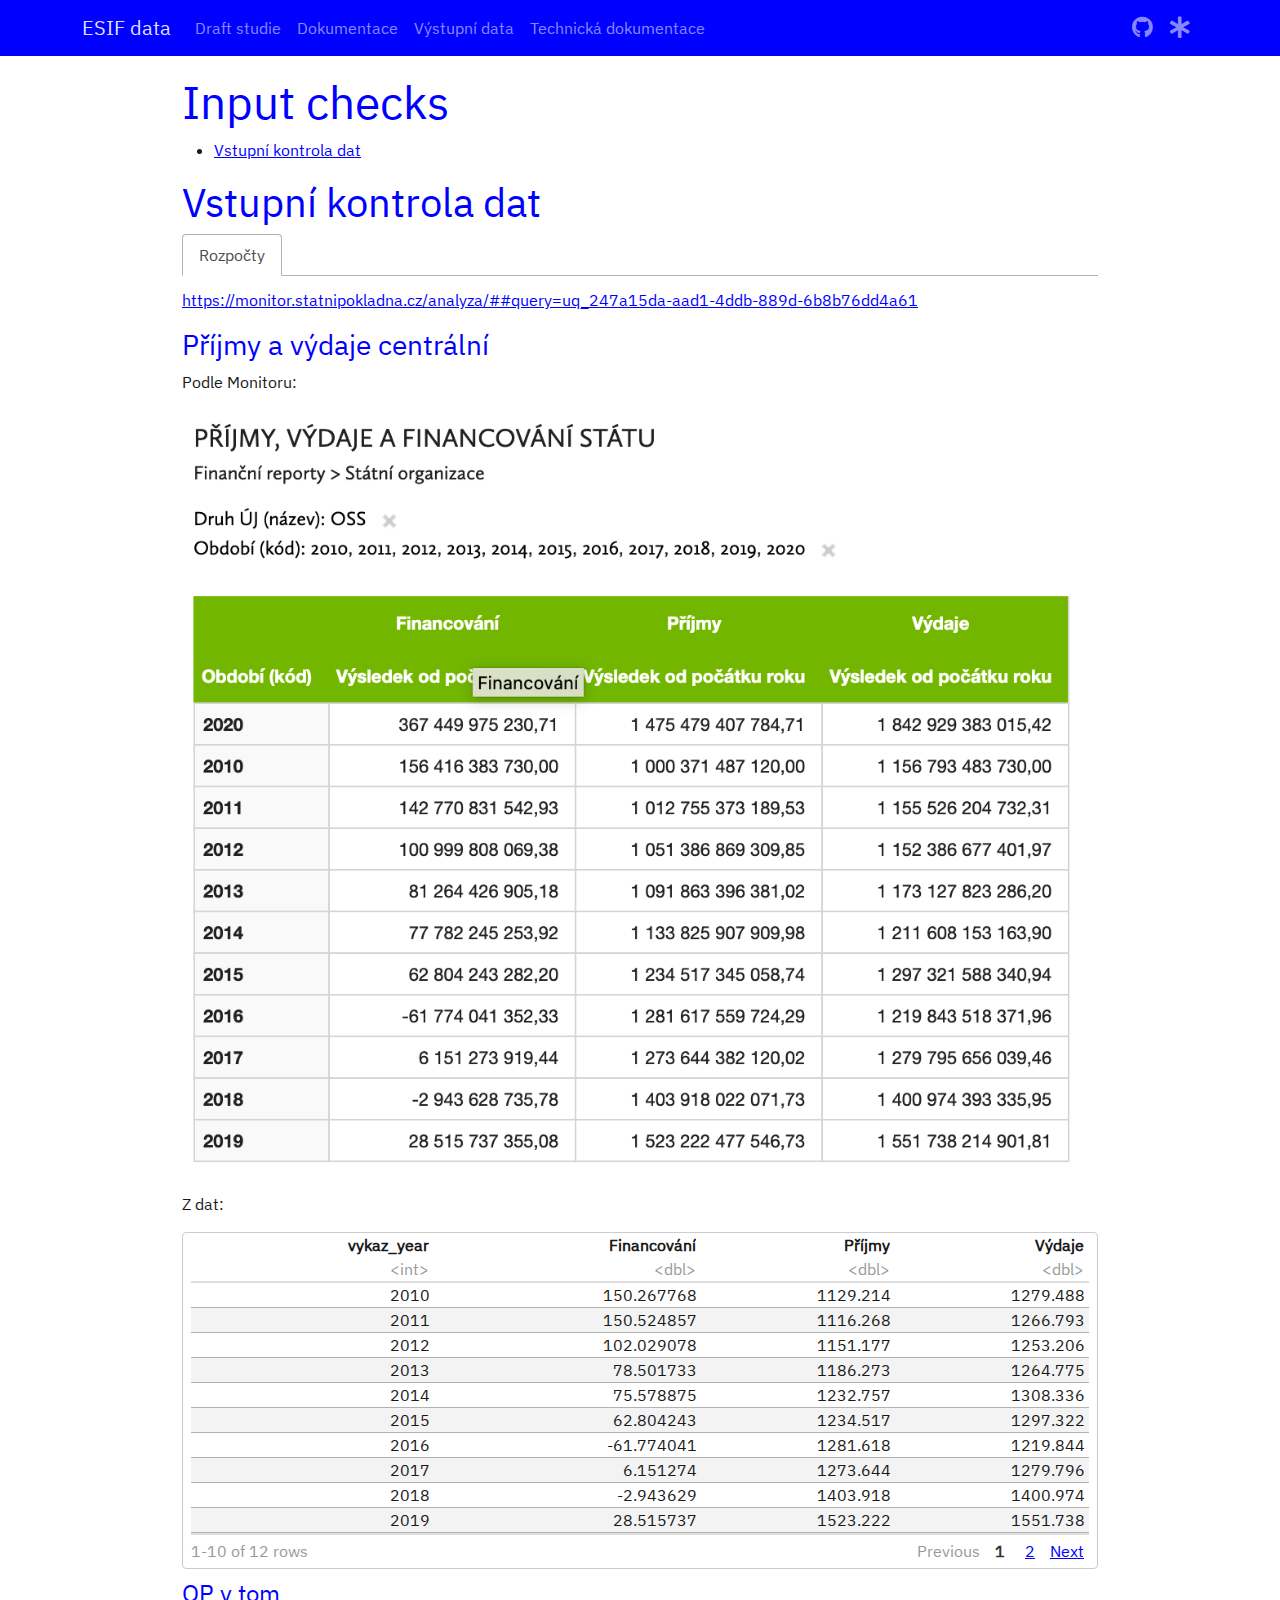
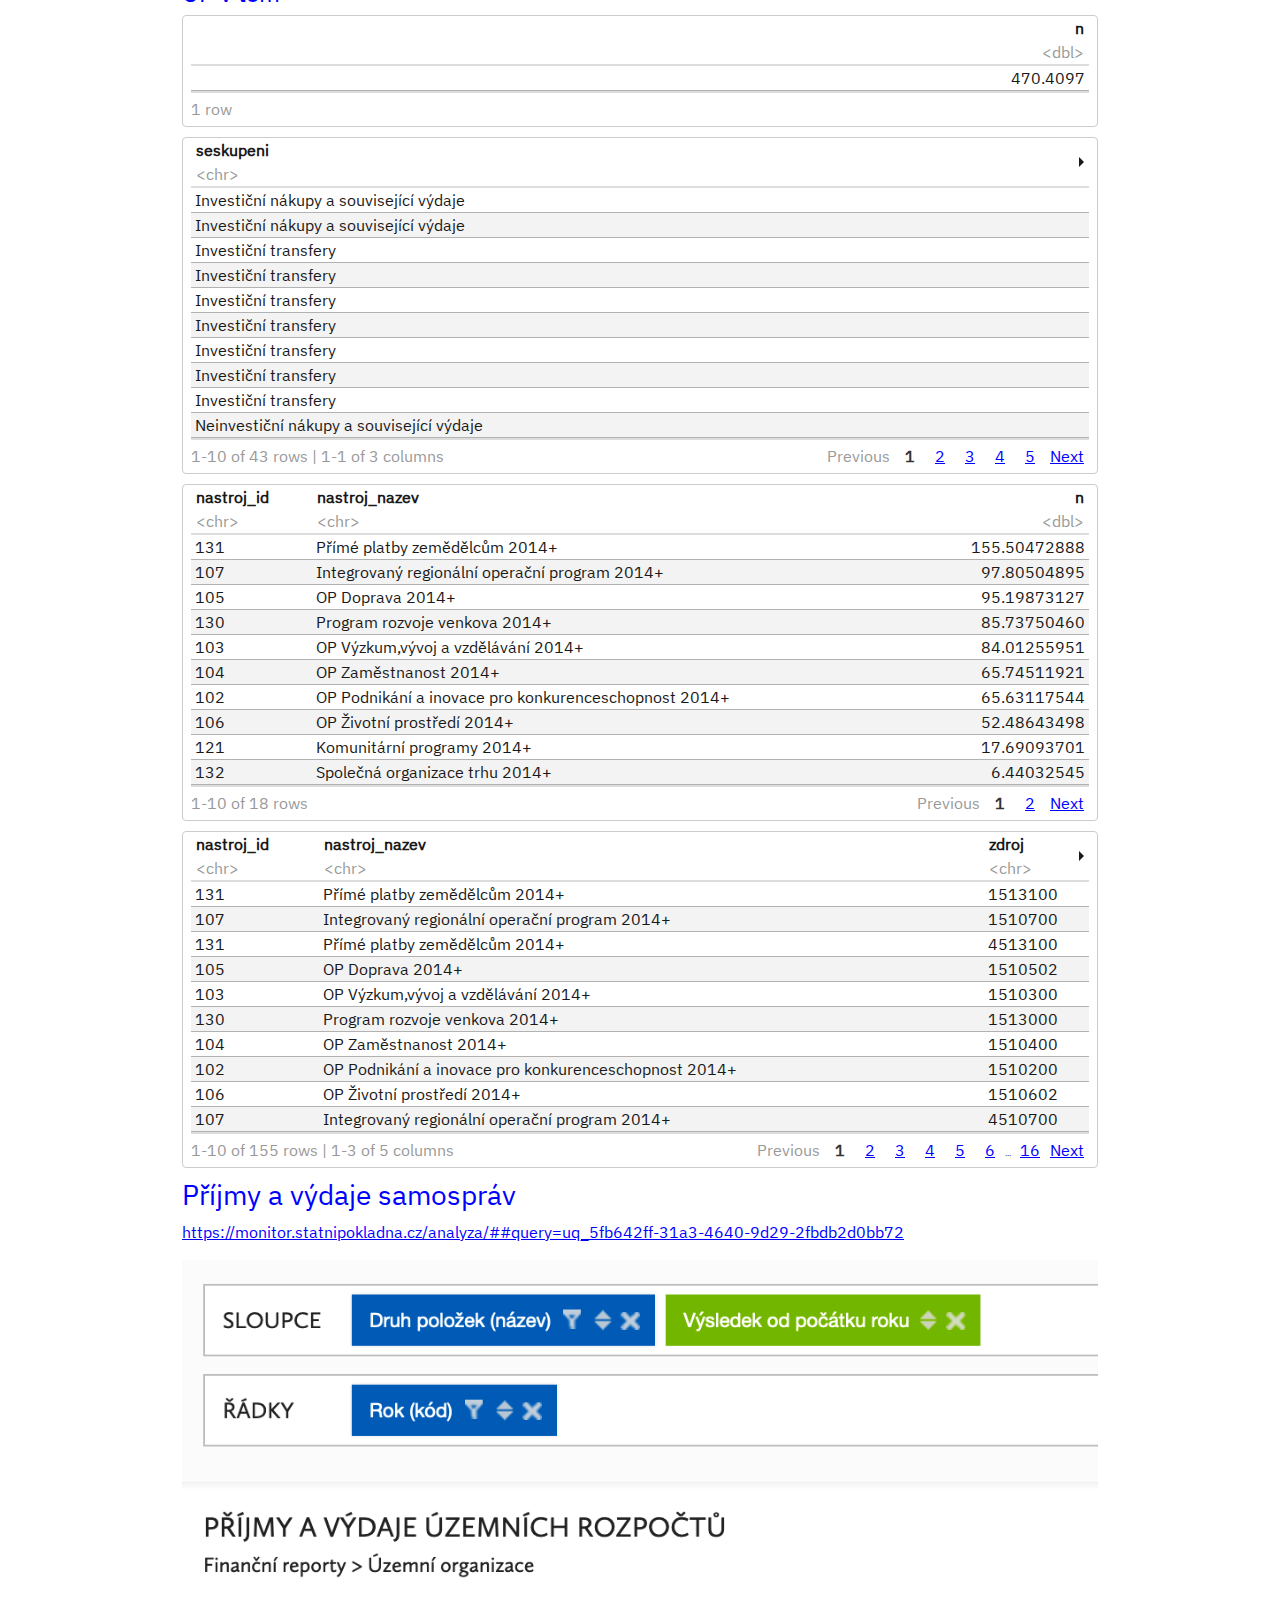
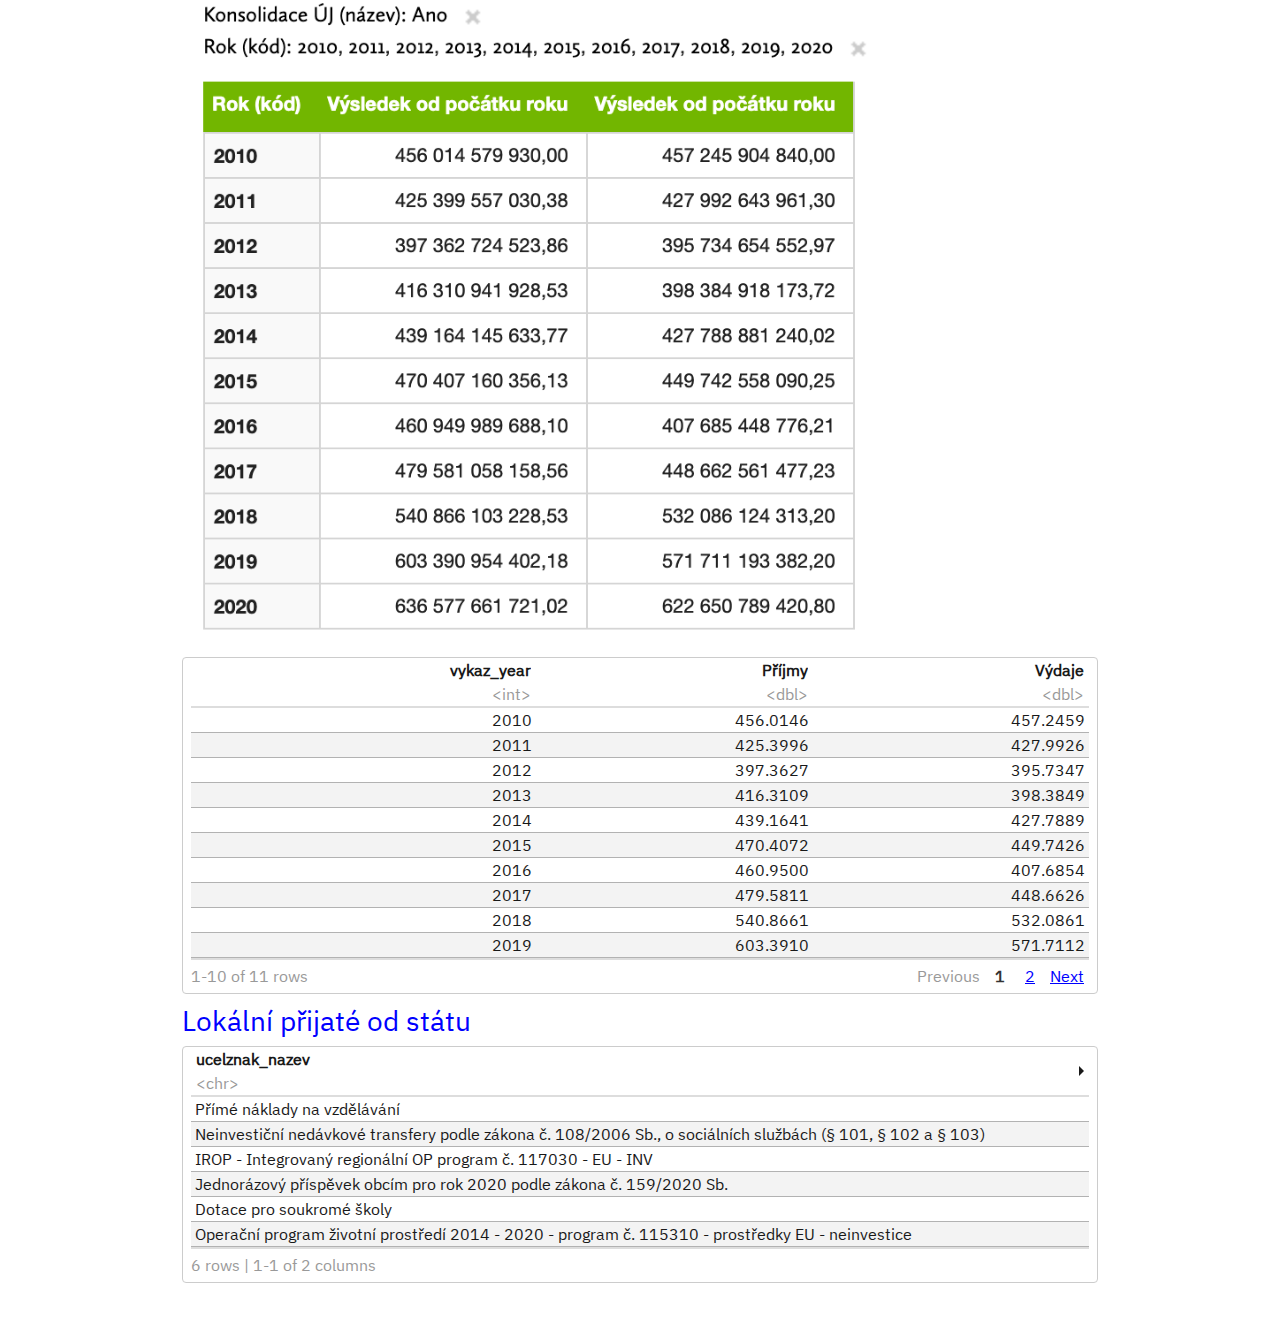
<file: docs/s_pokladnachecks.html>
<!DOCTYPE html>

<html>

<head>

<meta charset="utf-8" />
<meta name="generator" content="pandoc" />
<meta http-equiv="X-UA-Compatible" content="IE=EDGE" />




<title>Input checks</title>

<script src="site_libs/header-attrs-2.11/header-attrs.js"></script>
<script src="site_libs/jquery-3.6.0/jquery-3.6.0.min.js"></script>
<meta name="viewport" content="width=device-width, initial-scale=1, shrink-to-fit=no" />
<link href="site_libs/bootstrap-5.1.3/bootstrap.min.css" rel="stylesheet" />
<script src="site_libs/bootstrap-5.1.3/bootstrap.bundle.min.js"></script>
<link href="site_libs/_IBM Plex Sans-0.4.0/font.css" rel="stylesheet" />
<link href="site_libs/_IBM Plex Mono-0.4.0/font.css" rel="stylesheet" />
<script src="site_libs/bs3compat-0.3.1.9000/transition.js"></script>
<script src="site_libs/bs3compat-0.3.1.9000/tabs.js"></script>
<script src="site_libs/bs3compat-0.3.1.9000/bs3compat.js"></script>
<script src="site_libs/navigation-1.1/tabsets.js"></script>
<link href="site_libs/highlightjs-9.12.0/default.css" rel="stylesheet" />
<script src="site_libs/highlightjs-9.12.0/highlight.js"></script>
<link href="site_libs/pagedtable-1.1/css/pagedtable.css" rel="stylesheet" />
<script src="site_libs/pagedtable-1.1/js/pagedtable.js"></script>
<link href="site_libs/font-awesome-5.1.0/css/all.css" rel="stylesheet" />
<link href="site_libs/font-awesome-5.1.0/css/v4-shims.css" rel="stylesheet" />

<style type="text/css">
  code{white-space: pre-wrap;}
  span.smallcaps{font-variant: small-caps;}
  span.underline{text-decoration: underline;}
  div.column{display: inline-block; vertical-align: top; width: 50%;}
  div.hanging-indent{margin-left: 1.5em; text-indent: -1.5em;}
  ul.task-list{list-style: none;}
      .display.math{display: block; text-align: center; margin: 0.5rem auto;}
  </style>

<style type="text/css">code{white-space: pre;}</style>
<script type="text/javascript">
if (window.hljs) {
  hljs.configure({languages: []});
  hljs.initHighlightingOnLoad();
  if (document.readyState && document.readyState === "complete") {
    window.setTimeout(function() { hljs.initHighlighting(); }, 0);
  }
}
</script>








<style type = "text/css">
.main-container {
  max-width: 940px;
  margin-left: auto;
  margin-right: auto;
}
img {
  max-width:100%;
}
.tabbed-pane {
  padding-top: 12px;
}
.html-widget {
  margin-bottom: 20px;
}
button.code-folding-btn:focus {
  outline: none;
}
summary {
  display: list-item;
}
pre code {
  padding: 0;
}
</style>


<style type="text/css">
.dropdown-submenu {
  position: relative;
}
.dropdown-submenu>.dropdown-menu {
  top: 0;
  left: 100%;
  margin-top: -6px;
  margin-left: -1px;
  border-radius: 0 6px 6px 6px;
}
.dropdown-submenu:hover>.dropdown-menu {
  display: block;
}
.dropdown-submenu>a:after {
  display: block;
  content: " ";
  float: right;
  width: 0;
  height: 0;
  border-color: transparent;
  border-style: solid;
  border-width: 5px 0 5px 5px;
  border-left-color: #cccccc;
  margin-top: 5px;
  margin-right: -10px;
}
.dropdown-submenu:hover>a:after {
  border-left-color: #adb5bd;
}
.dropdown-submenu.pull-left {
  float: none;
}
.dropdown-submenu.pull-left>.dropdown-menu {
  left: -100%;
  margin-left: 10px;
  border-radius: 6px 0 6px 6px;
}
</style>

<script type="text/javascript">
// manage active state of menu based on current page
$(document).ready(function () {
  // active menu anchor
  href = window.location.pathname
  href = href.substr(href.lastIndexOf('/') + 1)
  if (href === "")
    href = "index.html";
  var menuAnchor = $('a[href="' + href + '"]');

  // mark it active
  menuAnchor.tab('show');

  // if it's got a parent navbar menu mark it active as well
  menuAnchor.closest('li.dropdown').addClass('active');

  // Navbar adjustments
  var navHeight = $(".navbar").first().height() + 15;
  var style = document.createElement('style');
  var pt = "padding-top: " + navHeight + "px; ";
  var mt = "margin-top: -" + navHeight + "px; ";
  var css = "";
  // offset scroll position for anchor links (for fixed navbar)
  for (var i = 1; i <= 6; i++) {
    css += ".section h" + i + "{ " + pt + mt + "}\n";
  }
  style.innerHTML = "body {" + pt + "padding-bottom: 40px; }\n" + css;
  document.head.appendChild(style);
});
</script>

<!-- tabsets -->

<style type="text/css">
.tabset-dropdown > .nav-tabs {
  display: inline-table;
  max-height: 500px;
  min-height: 44px;
  overflow-y: auto;
  border: 1px solid #ddd;
  border-radius: 4px;
}

.tabset-dropdown > .nav-tabs > li.active:before {
  content: "";
  font-family: 'Glyphicons Halflings';
  display: inline-block;
  padding: 10px;
  border-right: 1px solid #ddd;
}

.tabset-dropdown > .nav-tabs.nav-tabs-open > li.active:before {
  content: "&#xe258;";
  border: none;
}

.tabset-dropdown > .nav-tabs.nav-tabs-open:before {
  content: "";
  font-family: 'Glyphicons Halflings';
  display: inline-block;
  padding: 10px;
  border-right: 1px solid #ddd;
}

.tabset-dropdown > .nav-tabs > li.active {
  display: block;
}

.tabset-dropdown > .nav-tabs > li > a,
.tabset-dropdown > .nav-tabs > li > a:focus,
.tabset-dropdown > .nav-tabs > li > a:hover {
  border: none;
  display: inline-block;
  border-radius: 4px;
  background-color: transparent;
}

.tabset-dropdown > .nav-tabs.nav-tabs-open > li {
  display: block;
  float: none;
}

.tabset-dropdown > .nav-tabs > li {
  display: none;
}
</style>

<!-- code folding -->




</head>

<body>


<div class="container-fluid main-container">




<div class="navbar navbar-default  navbar-fixed-top" role="navigation">
  <div class="container">
    <div class="navbar-header">
      <button type="button" class="navbar-toggle collapsed" data-toggle="collapse" data-target="#navbar">
        <span class="icon-bar"></span>
        <span class="icon-bar"></span>
        <span class="icon-bar"></span>
      </button>
      <a class="navbar-brand" href="index.html">ESIF data</a>
    </div>
    <div id="navbar" class="navbar-collapse collapse">
      <ul class="nav navbar-nav">
        <li>
  <a href="s_pokladna.html">Draft studie</a>
</li>
<li>
  <a href="s_doc.html">Dokumentace</a>
</li>
<li>
  <a href="s_output.html">Výstupní data</a>
</li>
<li>
  <a href="dev.html">Technická dokumentace</a>
</li>
      </ul>
      <ul class="nav navbar-nav navbar-right">
        <li>
  <a href="https://github.com/petrbouchal/esifinancuji">
    <span class="fab fa-github fa-lg"></span>
     
  </a>
</li>
<li>
  <a href="https://petrbouchal.xyz">
    <span class="fas fa-asterisk fa-lg"></span>
     
  </a>
</li>
      </ul>
    </div><!--/.nav-collapse -->
  </div><!--/.container -->
</div><!--/.navbar -->

<div id="header">



<h1 class="title toc-ignore">Input checks</h1>

</div>

<div id="TOC">
<ul>
<li><a href="#vstupní-kontrola-dat">Vstupní kontrola dat</a>
<ul>
<li><a href="#rozpočty">Rozpočty</a>
<ul>
<li><a href="#příjmy-a-výdaje-centrální">Příjmy a výdaje
centrální</a></li>
<li><a href="#příjmy-a-výdaje-samospráv">Příjmy a výdaje
samospráv</a></li>
<li><a href="#lokální-přijaté-od-státu">Lokální přijaté od
státu</a></li>
</ul></li>
</ul></li>
</ul>
</div>

<div id="vstupní-kontrola-dat" class="section level1 tabset">
<h1 class="tabset">Vstupní kontrola dat</h1>
<div id="rozpočty" class="section level2">
<h2>Rozpočty</h2>
<p><a
href="https://monitor.statnipokladna.cz/analyza/##query=uq_247a15da-aad1-4ddb-889d-6b8b76dd4a61"
class="uri">https://monitor.statnipokladna.cz/analyza/##query=uq_247a15da-aad1-4ddb-889d-6b8b76dd4a61</a></p>
<div id="příjmy-a-výdaje-centrální" class="section level3">
<h3>Příjmy a výdaje centrální</h3>
<p>Podle Monitoru:</p>
<p><img src="site/images/monitor-soucty-sr.png" /></p>
<p>Z dat:</p>
<div data-pagedtable="false">
<script data-pagedtable-source type="application/json">
{"columns":[{"label":["vykaz_year"],"name":[1],"type":["int"],"align":["right"]},{"label":["Financování"],"name":[2],"type":["dbl"],"align":["right"]},{"label":["Příjmy"],"name":[3],"type":["dbl"],"align":["right"]},{"label":["Výdaje"],"name":[4],"type":["dbl"],"align":["right"]}],"data":[{"1":"2010","2":"150.267768","3":"1129.214","4":"1279.488"},{"1":"2011","2":"150.524857","3":"1116.268","4":"1266.793"},{"1":"2012","2":"102.029078","3":"1151.177","4":"1253.206"},{"1":"2013","2":"78.501733","3":"1186.273","4":"1264.775"},{"1":"2014","2":"75.578875","3":"1232.757","4":"1308.336"},{"1":"2015","2":"62.804243","3":"1234.517","4":"1297.322"},{"1":"2016","2":"-61.774041","3":"1281.618","4":"1219.844"},{"1":"2017","2":"6.151274","3":"1273.644","4":"1279.796"},{"1":"2018","2":"-2.943629","3":"1403.918","4":"1400.974"},{"1":"2019","2":"28.515737","3":"1523.222","4":"1551.738"},{"1":"2020","2":"367.449975","3":"1475.479","4":"1842.929"},{"1":"2021","2":"419.687859","3":"1487.237","4":"1906.925"}],"options":{"columns":{"min":{},"max":[10]},"rows":{"min":[10],"max":[10]},"pages":{}}}
  </script>
</div>
<div id="op-v-tom" class="section level4">
<h4>OP v tom</h4>
<div data-pagedtable="false">
<script data-pagedtable-source type="application/json">
{"columns":[{"label":["n"],"name":[1],"type":["dbl"],"align":["right"]}],"data":[{"1":"470.4097"}],"options":{"columns":{"min":{},"max":[10]},"rows":{"min":[10],"max":[10]},"pages":{}}}
  </script>
</div>
<div data-pagedtable="false">
<script data-pagedtable-source type="application/json">
{"columns":[{"label":["seskupeni"],"name":[1],"type":["chr"],"align":["left"]},{"label":["podseskupeni"],"name":[2],"type":["chr"],"align":["left"]},{"label":["n"],"name":[3],"type":["dbl"],"align":["right"]}],"data":[{"1":"Investiční nákupy a související výdaje","2":"Pořízení dlouhodobého hmotného majetku","3":"5.0797924950"},{"1":"Investiční nákupy a související výdaje","2":"Pořízení dlouhodobého nehmotného majetku","3":"0.8838647735"},{"1":"Investiční transfery","2":"Investiční převody vlastním fondům","3":"0.0000000000"},{"1":"Investiční transfery","2":"Investiční transfery neziskovým a podobným organizacím","3":"7.4298148504"},{"1":"Investiční transfery","2":"Investiční transfery obyvatelstvu","3":"0.1656702812"},{"1":"Investiční transfery","2":"Investiční transfery podnikatelským subjektům","3":"57.2755617024"},{"1":"Investiční transfery","2":"Investiční transfery příspěvkovým a podobným organizacím","3":"34.5117775634"},{"1":"Investiční transfery","2":"Investiční transfery veřejným rozpočtům ústřední úrovně","3":"92.4192317154"},{"1":"Investiční transfery","2":"Investiční transfery veřejným rozpočtům územní úrovně","3":"91.3609364067"},{"1":"Neinvestiční nákupy a související výdaje","2":"Nákup materiálu","3":"0.2646506373"},{"1":"Neinvestiční nákupy a související výdaje","2":"Nákup služeb","3":"3.7101573057"},{"1":"Neinvestiční nákupy a související výdaje","2":"Nákup vody, paliv a energie","3":"0.0731152464"},{"1":"Neinvestiční nákupy a související výdaje","2":"Ostatní nákupy","3":"0.2741239214"},{"1":"Neinvestiční nákupy a související výdaje","2":"Poskytnuté zálohy, jistiny, záruky a vládní úvěry","3":"0.0000000000"},{"1":"Neinvestiční nákupy a související výdaje","2":"Výdaje na některé úpravy hmotných věcí a pořízení některých práv k hmotným věcem","3":"0.0000227920"},{"1":"Neinvestiční nákupy a související výdaje","2":"Výdaje na netransferové převody uvnitř organizace, na převzaté povinnosti a na jistoty","3":"0.0000000000"},{"1":"Neinvestiční nákupy a související výdaje","2":"Výdaje související s neinvestičními nákupy, příspěvky, náhrady a věcné dary","3":"0.0057026375"},{"1":"Neinvestiční půjčené prostředky","2":"Neinvestiční půjčené prostředky neziskovým a podobným organizacím","3":"0.0000000000"},{"1":"Neinvestiční transfery a související platby do zahraničí","2":"Členské příspěvky mezinárodním organizacím","3":"0.0000822375"},{"1":"Neinvestiční transfery a související platby do zahraničí","2":"Neinvestiční transfery mezinárodním vládním organizacím a nadnárodním orgánům","3":"0.0001466094"},{"1":"Neinvestiční transfery a související platby do zahraničí","2":"Ostatní neinvestiční transfery do zahraničí","3":"0.7936900000"},{"1":"Neinvestiční transfery obyvatelstvu","2":"Náhrady placené obyvatelstvu","3":"0.0502360667"},{"1":"Neinvestiční transfery obyvatelstvu","2":"Ostatní neinvestiční transfery obyvatelstvu","3":"0.1070992388"},{"1":"Neinvestiční transfery soukromoprávním subjektům","2":"Neinvestiční transfery neziskovým a podobným organizacím","3":"25.7756123125"},{"1":"Neinvestiční transfery soukromoprávním subjektům","2":"Neinvestiční transfery podnikatelským subjektům","3":"50.4497562569"},{"1":"Neinvestiční transfery veřejnoprávním subjektům a mezi peněžními fondy téhož subjektu a platby daní","2":"Neinvestiční převody vlastním fondům a ve vztahu k útvarům bez plné právní subjektivity","3":"0.0773391512"},{"1":"Neinvestiční transfery veřejnoprávním subjektům a mezi peněžními fondy téhož subjektu a platby daní","2":"Neinvestiční transfery příspěvkovým a podobným organizacím","3":"33.6296030591"},{"1":"Neinvestiční transfery veřejnoprávním subjektům a mezi peněžními fondy téhož subjektu a platby daní","2":"Neinvestiční transfery veřejným rozpočtům ústřední úrovně","3":"1.3359196650"},{"1":"Neinvestiční transfery veřejnoprávním subjektům a mezi peněžními fondy téhož subjektu a platby daní","2":"Neinvestiční transfery veřejným rozpočtům územní úrovně","3":"42.1508542192"},{"1":"Neinvestiční transfery veřejnoprávním subjektům a mezi peněžními fondy téhož subjektu a platby daní","2":"Ostatní neinvestiční transfery jiným veřejným rozpočtům, platby daní a další povinné platby","3":"0.0002396200"},{"1":"Neinvestiční transfery veřejnoprávním subjektům a mezi peněžními fondy téhož subjektu a platby daní","2":"Převody vlastním fondům a ve vztahu k útvarům bez plné právní subjektivity","3":"0.1051295352"},{"1":"Neinvestiční transfery veřejnoprávním subjektům amezi peněžními fondy téhož subjektu","2":"Neinvestiční transfery příspěvkovým a podobným organizacím","3":"1.6780676874"},{"1":"Neinvestiční transfery veřejnoprávním subjektům amezi peněžními fondy téhož subjektu","2":"Neinvestiční transfery veřejným rozpočtům ústřední úrovně","3":"0.1442227711"},{"1":"Neinvestiční transfery veřejnoprávním subjektům amezi peněžními fondy téhož subjektu","2":"Neinvestiční transfery veřejným rozpočtům územní úrovně","3":"4.5091445471"},{"1":"Neinvestiční transfery veřejnoprávním subjektům amezi peněžními fondy téhož subjektu","2":"Ostatní neinvestiční transfery jiným veřejným rozpočtům","3":"0.0000195000"},{"1":"Neinvestiční transfery veřejnoprávním subjektům amezi peněžními fondy téhož subjektu","2":"Převody vlastním fondům a ve vztahu k útvarům bez plné právní subjektivity","3":"0.0176845176"},{"1":"Ostatní kapitálové výdaje","2":"Ostatní kapitálové výdaje","3":"0.0003230700"},{"1":"Ostatní neinvestiční výdaje","2":"Dočasné zatřídění výdajů","3":"0.0000000000"},{"1":"Ostatní neinvestiční výdaje","2":"Ostatní neinvestiční výdaje","3":"0.6601787228"},{"1":"Platy a podobné a související výdaje","2":"Odměny za užití duševního vlastnictví","3":"0.0085989198"},{"1":"Platy a podobné a související výdaje","2":"Ostatní platby za provedenou práci","3":"1.3636999312"},{"1":"Platy a podobné a související výdaje","2":"Platy","3":"10.2572180020"},{"1":"Platy a podobné a související výdaje","2":"Povinné pojistné placené zaměstnavatelem","3":"3.8403842434"}],"options":{"columns":{"min":{},"max":[10]},"rows":{"min":[10],"max":[10]},"pages":{}}}
  </script>
</div>
<div data-pagedtable="false">
<script data-pagedtable-source type="application/json">
{"columns":[{"label":["nastroj_id"],"name":[1],"type":["chr"],"align":["left"]},{"label":["nastroj_nazev"],"name":[2],"type":["chr"],"align":["left"]},{"label":["n"],"name":[3],"type":["dbl"],"align":["right"]}],"data":[{"1":"131","2":"Přímé platby zemědělcům 2014+","3":"155.50472888"},{"1":"107","2":"Integrovaný regionální operační program 2014+","3":"97.80504895"},{"1":"105","2":"OP Doprava 2014+","3":"95.19873127"},{"1":"130","2":"Program rozvoje venkova 2014+","3":"85.73750460"},{"1":"103","2":"OP Výzkum,vývoj a vzdělávání 2014+","3":"84.01255951"},{"1":"104","2":"OP Zaměstnanost 2014+","3":"65.74511921"},{"1":"102","2":"OP Podnikání a inovace pro konkurenceschopnost 2014+","3":"65.63117544"},{"1":"106","2":"OP Životní prostředí 2014+","3":"52.48643498"},{"1":"121","2":"Komunitární programy 2014+","3":"17.69093701"},{"1":"132","2":"Společná organizace trhu 2014+","3":"6.44032545"},{"1":"109","2":"OP Technická pomoc 2014+","3":"5.71471301"},{"1":"187","2":"Program rozvoje venkova 2014+ ÚO","3":"4.05377483"},{"1":"108","2":"OP Praha - pól růstu ČR 2014+","3":"3.62682100"},{"1":"120","2":"Jiné EU 2014+","3":"2.68915074"},{"1":"110","2":"OP přeshraniční spolupráce 2014+","3":"0.80955492"},{"1":"101","2":"OP Rybářství 2014+","3":"0.74577288"},{"1":"111","2":"OP nadnárodní spolupráce 2014+","3":"0.06856516"},{"1":"112","2":"OP meziregionální spolupráce - Technická pomoc 2014+","3":"0.01053984"}],"options":{"columns":{"min":{},"max":[10]},"rows":{"min":[10],"max":[10]},"pages":{}}}
  </script>
</div>
<div data-pagedtable="false">
<script data-pagedtable-source type="application/json">
{"columns":[{"label":["nastroj_id"],"name":[1],"type":["chr"],"align":["left"]},{"label":["nastroj_nazev"],"name":[2],"type":["chr"],"align":["left"]},{"label":["zdroj"],"name":[3],"type":["chr"],"align":["left"]},{"label":["zdroj_nazev"],"name":[4],"type":["chr"],"align":["left"]},{"label":["n"],"name":[5],"type":["dbl"],"align":["right"]}],"data":[{"1":"131","2":"Přímé platby zemědělcům 2014+","3":"1513100","4":"EU - Přímé platby zemědělcům 2014+","5":"88.51"},{"1":"107","2":"Integrovaný regionální operační program 2014+","3":"1510700","4":"EU - Integrovaný regionální operační program 2014+","5":"64.36"},{"1":"131","2":"Přímé platby zemědělcům 2014+","3":"4513100","4":"Nároky - EU - Přímé platby zemědělcům 2014+","5":"61.95"},{"1":"105","2":"OP Doprava 2014+","3":"1510502","4":"EU - OP Doprava - CF 2014+","5":"54.99"},{"1":"103","2":"OP Výzkum,vývoj a vzdělávání 2014+","3":"1510300","4":"EU - OP Výzkum,vývoj a vzdělávání 2014+","5":"47.84"},{"1":"130","2":"Program rozvoje venkova 2014+","3":"1513000","4":"EU - Program rozvoje venkova 2014+","5":"44.79"},{"1":"104","2":"OP Zaměstnanost 2014+","3":"1510400","4":"EU - OP Zaměstnanost 2014+","5":"43.85"},{"1":"102","2":"OP Podnikání a inovace pro konkurenceschopnost 2014+","3":"1510200","4":"EU - OP Podnikání a inovace pro konkurenceschopnost 2014+","5":"42.50"},{"1":"106","2":"OP Životní prostředí 2014+","3":"1510602","4":"EU - OP Životní prostředí - CF 2014+","5":"31.53"},{"1":"107","2":"Integrovaný regionální operační program 2014+","3":"4510700","4":"Nároky - EU - Integrovaný regionální operační program 2014+","5":"27.04"},{"1":"105","2":"OP Doprava 2014+","3":"4510502","4":"Nároky - EU - OP Doprava - CF 2014+","5":"23.18"},{"1":"103","2":"OP Výzkum,vývoj a vzdělávání 2014+","3":"4510300","4":"Nároky - EU - OP Výzkum,vývoj a vzdělávání 2014+","5":"22.08"},{"1":"102","2":"OP Podnikání a inovace pro konkurenceschopnost 2014+","3":"4510200","4":"Nároky - EU - OP Podnikání a inovace pro konkurenceschopnost 2014+","5":"22.01"},{"1":"130","2":"Program rozvoje venkova 2014+","3":"1113000","4":"SR - Program rozvoje venkova 2014+","5":"21.47"},{"1":"106","2":"OP Životní prostředí 2014+","3":"4510602","4":"Nároky - EU - OP Životní prostředí - CF 2014+","5":"12.96"},{"1":"130","2":"Program rozvoje venkova 2014+","3":"4513000","4":"Nároky - EU - Program rozvoje venkova 2014+","5":"11.81"},{"1":"105","2":"OP Doprava 2014+","3":"1510501","4":"EU - OP Doprava - ERDF 2014+","5":"10.42"},{"1":"104","2":"OP Zaměstnanost 2014+","3":"4510400","4":"Nároky - EU - OP Zaměstnanost 2014+","5":"10.02"},{"1":"121","2":"Komunitární programy 2014+","3":"1512101","4":"EU - KP - Nástroj pro propojení Evropy 2014+","5":"8.24"},{"1":"104","2":"OP Zaměstnanost 2014+","3":"1110400","4":"SR - OP Zaměstnanost 2014+","5":"7.61"},{"1":"130","2":"Program rozvoje venkova 2014+","3":"4113000","4":"Nároky - SR - Program rozvoje venkova 2014+","5":"7.58"},{"1":"121","2":"Komunitární programy 2014+","3":"4512101","4":"Nároky - EU - KP - Nástroj pro propojení Evropy 2014+","5":"7.39"},{"1":"103","2":"OP Výzkum,vývoj a vzdělávání 2014+","3":"4110300","4":"Nároky - SR - OP Výzkum,vývoj a vzdělávání 2014+","5":"6.56"},{"1":"103","2":"OP Výzkum,vývoj a vzdělávání 2014+","3":"1110300","4":"SR - OP Výzkum,vývoj a vzdělávání 2014+","5":"6.43"},{"1":"105","2":"OP Doprava 2014+","3":"4510501","4":"Nároky - EU - OP Doprava - ERDF 2014+","5":"4.80"},{"1":"107","2":"Integrovaný regionální operační program 2014+","3":"4110700","4":"Nároky - SR - Integrovaný regionální operační program 2014+","5":"4.46"},{"1":"187","2":"Program rozvoje venkova 2014+ ÚO","3":"1118700","4":"SR - Program rozvoje venkova 2014+ ÚO","5":"3.13"},{"1":"106","2":"OP Životní prostředí 2014+","3":"4510601","4":"Nároky - EU - OP Životní prostředí - ERDF2014+","5":"3.00"},{"1":"106","2":"OP Životní prostředí 2014+","3":"1510601","4":"EU - OP Životní prostředí - ERDF2014+","5":"2.85"},{"1":"131","2":"Přímé platby zemědělcům 2014+","3":"1113100","4":"SR - Přímé platby zemědělcům 2014+","5":"2.82"},{"1":"108","2":"OP Praha - pól růstu ČR 2014+","3":"1510800","4":"EU - OP Praha - pól růstu ČR 2014+","5":"2.73"},{"1":"109","2":"OP Technická pomoc 2014+","3":"1510901","4":"EU - OP Technická pomoc - MMR 2014+","5":"2.27"},{"1":"131","2":"Přímé platby zemědělcům 2014+","3":"4113100","4":"Nároky - SR - Přímé platby zemědělcům 2014+","5":"2.24"},{"1":"132","2":"Společná organizace trhu 2014+","3":"1513201","4":"EU - Společná organizace trhu - mimo včely 2014+","5":"2.19"},{"1":"104","2":"OP Zaměstnanost 2014+","3":"4110400","4":"Nároky - SR - OP Zaměstnanost 2014+","5":"1.91"},{"1":"121","2":"Komunitární programy 2014+","3":"2512101","4":"RF EU - KP - Nástroj pro propojení Evropy 2014+","5":"1.56"},{"1":"132","2":"Společná organizace trhu 2014+","3":"4113201","4":"Nároky - SR - Společná organizace trhu - mimo včely 2014+","5":"1.39"},{"1":"132","2":"Společná organizace trhu 2014+","3":"1113201","4":"SR - Společná organizace trhu - mimo včely 2014+","5":"1.30"},{"1":"109","2":"OP Technická pomoc 2014+","3":"4510901","4":"Nároky - EU - OP Technická pomoc - MMR 2014+","5":"1.12"},{"1":"132","2":"Společná organizace trhu 2014+","3":"4513201","4":"Nároky - EU - Společná organizace trhu - mimo včely 2014+","5":"1.07"},{"1":"105","2":"OP Doprava 2014+","3":"4110502","4":"Nároky - SR - OP Doprava - CF 2014+","5":"0.90"},{"1":"108","2":"OP Praha - pól růstu ČR 2014+","3":"4510800","4":"Nároky - EU - OP Praha - pól růstu ČR 2014+","5":"0.89"},{"1":"187","2":"Program rozvoje venkova 2014+ ÚO","3":"4118700","4":"Nároky - SR - Program rozvoje venkova 2014+ ÚO","5":"0.89"},{"1":"107","2":"Integrovaný regionální operační program 2014+","3":"1110700","4":"SR - Integrovaný regionální operační program 2014+","5":"0.82"},{"1":"102","2":"OP Podnikání a inovace pro konkurenceschopnost 2014+","3":"4110200","4":"Nároky - SR - OP Podnikání a inovace pro konkurenceschopnost 2014+","5":"0.77"},{"1":"109","2":"OP Technická pomoc 2014+","3":"1510902","4":"EU - OP Technická pomoc Auditní orgán 2014+","5":"0.66"},{"1":"106","2":"OP Životní prostředí 2014+","3":"1110602","4":"SR - OP Životní prostředí - CF 2014+","5":"0.64"},{"1":"107","2":"Integrovaný regionální operační program 2014+","3":"1510701","4":"EU - Integrovaný regionální operační program REACT-EU 2014+","5":"0.52"},{"1":"120","2":"Jiné EU 2014+","3":"4512003","4":"Nároky EU - Jiné EU - Operační program Potravinové a materiální pomoci 2014+","5":"0.40"},{"1":"105","2":"OP Doprava 2014+","3":"4110501","4":"Nároky - SR - OP Doprava - ERDF 2014+","5":"0.39"},{"1":"105","2":"OP Doprava 2014+","3":"1110502","4":"SR - OP Doprava - CF 2014+","5":"0.36"},{"1":"120","2":"Jiné EU 2014+","3":"4512001","4":"Nároky EU - Jiné EU - Fond pro vnitřní bezpečnost 2014+","5":"0.35"},{"1":"120","2":"Jiné EU 2014+","3":"1512002","4":"EU - Jiné EU - Azylový a migrační fond 2014+","5":"0.31"},{"1":"109","2":"OP Technická pomoc 2014+","3":"1110901","4":"SR - OP Technická pomoc - MMR 2014+","5":"0.31"},{"1":"120","2":"Jiné EU 2014+","3":"1512003","4":"EU - Jiné EU - Operační program Potravinové a materiální pomoci 2014+","5":"0.30"},{"1":"101","2":"OP Rybářství 2014+","3":"1510100","4":"EU - OP Rybářství 2014+","5":"0.28"},{"1":"106","2":"OP Životní prostředí 2014+","3":"4110602","4":"Nároky - SR - OP Životní prostředí - CF 2014+","5":"0.27"},{"1":"109","2":"OP Technická pomoc 2014+","3":"4510902","4":"Nároky - EU - OP Technická pomoc Auditní orgán 2014+","5":"0.27"},{"1":"120","2":"Jiné EU 2014+","3":"1512001","4":"EU - Jiné EU - Fond pro vnitřní bezpečnost 2014+","5":"0.24"},{"1":"102","2":"OP Podnikání a inovace pro konkurenceschopnost 2014+","3":"1110200","4":"SR - OP Podnikání a inovace pro konkurenceschopnost 2014+","5":"0.20"},{"1":"101","2":"OP Rybářství 2014+","3":"4510100","4":"Nároky - EU - OP Rybářství 2014+","5":"0.19"},{"1":"132","2":"Společná organizace trhu 2014+","3":"1113202","4":"SR - Společná organizace trhu - včely 2014+","5":"0.18"},{"1":"109","2":"OP Technická pomoc 2014+","3":"1510903","4":"EU - OP Technická pomoc Platební a certifikační orgán 2014+","5":"0.17"},{"1":"120","2":"Jiné EU 2014+","3":"4112001","4":"Nároky SR - Jiné EU - Fond pro vnitřní bezpečnost 2014+","5":"0.15"},{"1":"109","2":"OP Technická pomoc 2014+","3":"4110901","4":"Nároky - SR - OP Technická pomoc - MMR 2014+","5":"0.14"},{"1":"110","2":"OP přeshraniční spolupráce 2014+","3":"1511000","4":"EU - Programy přeshraniční spolupráce INTERREG V-A TP 2014+","5":"0.14"},{"1":"132","2":"Společná organizace trhu 2014+","3":"1513202","4":"EU - Společná organizace trhu - včely 2014+","5":"0.14"},{"1":"106","2":"OP Životní prostředí 2014+","3":"4110601","4":"Nároky - SR - OP Životní prostředí - ERDF2014+","5":"0.12"},{"1":"120","2":"Jiné EU 2014+","3":"4512002","4":"Nároky EU - Jiné EU - Azylový a migrační fond 2014+","5":"0.12"},{"1":"110","2":"OP přeshraniční spolupráce 2014+","3":"1111000","4":"SR - Programy přeshraniční spolupráce INTERREG V-A TP 2014+","5":"0.12"},{"1":"109","2":"OP Technická pomoc 2014+","3":"1110902","4":"SR - OP Technická pomoc Auditní orgán 2014+","5":"0.08"},{"1":"132","2":"Společná organizace trhu 2014+","3":"4513202","4":"Nároky - EU - Společná organizace trhu - včely 2014+","5":"0.08"},{"1":"101","2":"OP Rybářství 2014+","3":"1110100","4":"SR - OP Rybářství 2014+","5":"0.07"},{"1":"106","2":"OP Životní prostředí 2014+","3":"1110601","4":"SR - OP Životní prostředí - ERDF2014+","5":"0.07"},{"1":"101","2":"OP Rybářství 2014+","3":"4110100","4":"Nároky - SR - OP Rybářství 2014+","5":"0.06"},{"1":"110","2":"OP přeshraniční spolupráce 2014+","3":"4111000","4":"NNV SR - Programy přeshraniční spolupráce INTERREG V-A TP 2014+","5":"0.06"},{"1":"120","2":"Jiné EU 2014+","3":"4112003","4":"Nároky SR - Jiné EU - Operační program Potravinové a materiální pomoci 2014+","5":"0.06"},{"1":"110","2":"OP přeshraniční spolupráce 2014+","3":"4511001","4":"Nároky EU - Programy přeshraniční spolupráce INTERREG V-A ČR-Pl 2014+","5":"0.06"},{"1":"132","2":"Společná organizace trhu 2014+","3":"4113202","4":"Nároky - SR - Společná organizace trhu - včely 2014+","5":"0.05"},{"1":"109","2":"OP Technická pomoc 2014+","3":"4110902","4":"Nároky - SR - OP Technická pomoc Auditní orgán 2014+","5":"0.04"},{"1":"120","2":"Jiné EU 2014+","3":"1112003","4":"SR - Jiné EU - Operační program Potravinové a materiální pomoci 2014+","5":"0.04"},{"1":"109","2":"OP Technická pomoc 2014+","3":"1510905","4":"EU - OP Technická pomoc - Ostatní 2014+","5":"0.03"},{"1":"110","2":"OP přeshraniční spolupráce 2014+","3":"1511001","4":"EU - Programy přeshraniční spolupráce INTERREG V-A ČR-Pl 2014+","5":"0.03"},{"1":"110","2":"OP přeshraniční spolupráce 2014+","3":"4511005","4":"Nároky EU - Programy přeshraniční spolupráce INTERREG V-A ČR-Ss 2014+","5":"0.03"},{"1":"120","2":"Jiné EU 2014+","3":"1112002","4":"SR - Jiné EU - Azylový a migrační fond 2014+","5":"0.03"},{"1":"120","2":"Jiné EU 2014+","3":"1512005","4":"EU - Jiné EU - zahraniční rozvojová spolupráce s EK 2014+","5":"0.03"},{"1":"132","2":"Společná organizace trhu 2014+","3":"3513201","4":"MRP EU - Společná organizace trhu - mimo včely 2014+","5":"0.03"},{"1":"107","2":"Integrovaný regionální operační program 2014+","3":"1110701","4":"SR - Integrovaný regionální operační program REACT-EU 2014+","5":"0.02"},{"1":"109","2":"OP Technická pomoc 2014+","3":"4510903","4":"Nároky - EU - OP Technická pomoc Platební a certifikační orgán 2014+","5":"0.02"},{"1":"110","2":"OP přeshraniční spolupráce 2014+","3":"4511003","4":"Nároky EU - Programy přeshraniční spolupráce INTERREG V-A ČR-Rk 2014+","5":"0.02"},{"1":"120","2":"Jiné EU 2014+","3":"4112002","4":"Nároky SR - Jiné EU - Azylový a migrační fond 2014+","5":"0.02"},{"1":"110","2":"OP přeshraniční spolupráce 2014+","3":"4511000","4":"NNV EU - Programy přeshraniční spolupráce INTERREG V-A TP 2014+","5":"0.01"},{"1":"111","2":"OP nadnárodní spolupráce 2014+","3":"4511101","4":"Nároky - EU - OP nadnárodní spolupráce Central Europe 2014+","5":"0.01"},{"1":"120","2":"Jiné EU 2014+","3":"1112001","4":"SR - Jiné EU - Fond pro vnitřní bezpečnost 2014+","5":"0.01"},{"1":"120","2":"Jiné EU 2014+","3":"2512002","4":"RF EU - Jiné EU - Azylový a migrační fond 2014+","5":"0.01"},{"1":"120","2":"Jiné EU 2014+","3":"4512005","4":"Nároky EU - Jiné EU - zahraniční rozvojová spolupráce s EK 2014+","5":"0.01"},{"1":"106","2":"OP Životní prostředí 2014+","3":"3110602","4":"MRP SR - OP Životní prostředí - CF 2014+","5":"0.00"},{"1":"107","2":"Integrovaný regionální operační program 2014+","3":"4110701","4":"Nároky SR - Integrovaný regionální operační program REACT-EU 2014+","5":"0.00"},{"1":"107","2":"Integrovaný regionální operační program 2014+","3":"4510701","4":"Nároky EU - Integrovaný regionální operační program REACT-EU 2014+","5":"0.00"},{"1":"109","2":"OP Technická pomoc 2014+","3":"1110903","4":"SR - OP Technická pomoc Platební a certifikační orgán 2014+","5":"0.00"},{"1":"109","2":"OP Technická pomoc 2014+","3":"1110904","4":"SR - OP Technická pomoc CKB AFCOS 2014+","5":"0.00"},{"1":"109","2":"OP Technická pomoc 2014+","3":"1110905","4":"SR - OP Technická pomoc - Ostatní 2014+","5":"0.00"},{"1":"109","2":"OP Technická pomoc 2014+","3":"1510904","4":"EU - OP Technická pomoc CKB AFCOS 2014+","5":"0.00"},{"1":"109","2":"OP Technická pomoc 2014+","3":"4110903","4":"Nároky - SR - OP Technická pomoc Platební a certifikační orgán 2014+","5":"0.00"},{"1":"109","2":"OP Technická pomoc 2014+","3":"4110904","4":"Nároky - SR - OP Technická pomoc CKB AFCOS 2014+","5":"0.00"},{"1":"109","2":"OP Technická pomoc 2014+","3":"4110905","4":"Nároky SR - OP Technická pomoc - Ostatní 2014+","5":"0.00"},{"1":"109","2":"OP Technická pomoc 2014+","3":"4510904","4":"Nároky - EU - OP Technická pomoc CKB AFCOS 2014+","5":"0.00"},{"1":"109","2":"OP Technická pomoc 2014+","3":"4510905","4":"Nároky EU - OP Technická pomoc - Ostatní 2014+","5":"0.00"},{"1":"110","2":"OP přeshraniční spolupráce 2014+","3":"1111001","4":"SR - Programy přeshraniční spolupráce INTERREG V-A ČR-Pl 2014+","5":"0.00"},{"1":"110","2":"OP přeshraniční spolupráce 2014+","3":"1111002","4":"SR - Programy přeshraniční spolupráce INTERREG V-A ČR-Sl 2014+","5":"0.00"},{"1":"110","2":"OP přeshraniční spolupráce 2014+","3":"1111003","4":"SR - Programy přeshraniční spolupráce INTERREG V-A ČR-Rk 2014+","5":"0.00"},{"1":"110","2":"OP přeshraniční spolupráce 2014+","3":"1111004","4":"SR - Programy přeshraniční spolupráce INTERREG V-A ČR-Bv 2014+","5":"0.00"},{"1":"110","2":"OP přeshraniční spolupráce 2014+","3":"1111005","4":"SR - Programy přeshraniční spolupráce INTERREG V-A ČR-Ss 2014+","5":"0.00"},{"1":"110","2":"OP přeshraniční spolupráce 2014+","3":"1511002","4":"EU - Programy přeshraniční spolupráce INTERREG V-A ČR-Sl 2014+","5":"0.00"},{"1":"110","2":"OP přeshraniční spolupráce 2014+","3":"1511003","4":"EU - Programy přeshraniční spolupráce INTERREG V-A ČR-Rk 2014+","5":"0.00"},{"1":"110","2":"OP přeshraniční spolupráce 2014+","3":"1511004","4":"EU - Programy přeshraniční spolupráce INTERREG V-A ČR-Bv 2014+","5":"0.00"},{"1":"110","2":"OP přeshraniční spolupráce 2014+","3":"1511005","4":"EU - Programy přeshraniční spolupráce INTERREG V-A ČR-Ss 2014+","5":"0.00"},{"1":"110","2":"OP přeshraniční spolupráce 2014+","3":"4111001","4":"Nároky SR - Programy přeshraniční spolupráce INTERREG V-A ČR-Pl 2014+","5":"0.00"},{"1":"110","2":"OP přeshraniční spolupráce 2014+","3":"4111002","4":"Nároky SR - Programy přeshraniční spolupráce INTERREG V-A ČR-Sl 2014+","5":"0.00"},{"1":"110","2":"OP přeshraniční spolupráce 2014+","3":"4111003","4":"Nároky SR - Programy přeshraniční spolupráce INTERREG V-A ČR-Rk 2014+","5":"0.00"},{"1":"110","2":"OP přeshraniční spolupráce 2014+","3":"4111004","4":"Nároky SR - Programy přeshraniční spolupráce INTERREG V-A ČR-Bv 2014+","5":"0.00"},{"1":"110","2":"OP přeshraniční spolupráce 2014+","3":"4111005","4":"Nároky SR - Programy přeshraniční spolupráce INTERREG V-A ČR-Ss 2014+","5":"0.00"},{"1":"110","2":"OP přeshraniční spolupráce 2014+","3":"4511002","4":"Nároky EU - Programy přeshraniční spolupráce INTERREG V-A ČR-Sl 2014+","5":"0.00"},{"1":"110","2":"OP přeshraniční spolupráce 2014+","3":"4511004","4":"Nároky EU - Programy přeshraniční spolupráce INTERREG V-A ČR-Bv 2014+","5":"0.00"},{"1":"111","2":"OP nadnárodní spolupráce 2014+","3":"1111100","4":"SR - OP nadnárodní spolupráce - Technická pomoc 2014+","5":"0.00"},{"1":"111","2":"OP nadnárodní spolupráce 2014+","3":"1111101","4":"SR - OP nadnárodní spolupráce Central Europe 2014+","5":"0.00"},{"1":"111","2":"OP nadnárodní spolupráce 2014+","3":"1111102","4":"SR - OP nadnárodní spolupráce Danube 2014+","5":"0.00"},{"1":"111","2":"OP nadnárodní spolupráce 2014+","3":"1511100","4":"EU - OP nadnárodní spolupráce - Technická pomoc 2014+","5":"0.00"},{"1":"111","2":"OP nadnárodní spolupráce 2014+","3":"1511101","4":"EU - OP nadnárodní spolupráce Central Europe 2014+","5":"0.00"},{"1":"111","2":"OP nadnárodní spolupráce 2014+","3":"1511102","4":"EU - OP nadnárodní spolupráce Danube 2014+","5":"0.00"},{"1":"111","2":"OP nadnárodní spolupráce 2014+","3":"4111100","4":"Nároky - SR - OP nadnárodní spolupráce - Technická pomoc 2014+","5":"0.00"},{"1":"111","2":"OP nadnárodní spolupráce 2014+","3":"4111101","4":"Nároky - SR - OP nadnárodní spolupráce Central Europe 2014+","5":"0.00"},{"1":"111","2":"OP nadnárodní spolupráce 2014+","3":"4111102","4":"Nároky - SR - OP nadnárodní spolupráce Danube 2014+","5":"0.00"},{"1":"111","2":"OP nadnárodní spolupráce 2014+","3":"4511100","4":"Nároky - EU - OP nadnárodní spolupráce - Technická pomoc 2014+","5":"0.00"},{"1":"111","2":"OP nadnárodní spolupráce 2014+","3":"4511102","4":"Nároky - EU - OP nadnárodní spolupráce Danube 2014+","5":"0.00"},{"1":"112","2":"OP meziregionální spolupráce - Technická pomoc 2014+","3":"1111200","4":"SR - OP meziregionální spolupráce 2014+","5":"0.00"},{"1":"112","2":"OP meziregionální spolupráce - Technická pomoc 2014+","3":"1511200","4":"EU - OP meziregionální spolupráce 2014+","5":"0.00"},{"1":"112","2":"OP meziregionální spolupráce - Technická pomoc 2014+","3":"4111200","4":"Nároky SR - OP meziregionální spolupráce 2014+","5":"0.00"},{"1":"112","2":"OP meziregionální spolupráce - Technická pomoc 2014+","3":"4511200","4":"Nároky EU - OP meziregionální spolupráce 2014+","5":"0.00"},{"1":"120","2":"Jiné EU 2014+","3":"1112000","4":"SR - Jiné EU 2014+","5":"0.00"},{"1":"120","2":"Jiné EU 2014+","3":"1112005","4":"SR - Jiné EU - zahraniční rozvojová spolupráce s EK 2014+","5":"0.00"},{"1":"120","2":"Jiné EU 2014+","3":"1512000","4":"EU - Jiné EU 2014+","5":"0.00"},{"1":"120","2":"Jiné EU 2014+","3":"1512004","4":"EU - Jiné EU - Evropský fond pro přizpůsobení se globalizaci 2014+","5":"0.00"},{"1":"120","2":"Jiné EU 2014+","3":"2512000","4":"RF EU - Jiné EU 2014+","5":"0.00"},{"1":"120","2":"Jiné EU 2014+","3":"3512000","4":"MRP EU - Jiné EU 2014+","5":"0.00"},{"1":"120","2":"Jiné EU 2014+","3":"3512005","4":"MRP EU - Jiné EU - zahraniční rozvojová spolupráce s EK 2014+","5":"0.00"},{"1":"120","2":"Jiné EU 2014+","3":"4112000","4":"Nároky - SR - Jiné EU 2014+","5":"0.00"},{"1":"120","2":"Jiné EU 2014+","3":"4112004","4":"Nároky SR - Jiné EU - Evropský fond pro přizpůsobení se globalizaci 2014+","5":"0.00"},{"1":"120","2":"Jiné EU 2014+","3":"4512000","4":"Nároky - EU - Jiné EU 2014+","5":"0.00"},{"1":"120","2":"Jiné EU 2014+","3":"4512004","4":"Nároky EU - Jiné EU - Evropský fond pro přizpůsobení se globalizaci 2014+","5":"0.00"},{"1":"121","2":"Komunitární programy 2014+","3":"1112101","4":"SR - KP - Nástroj pro propojení Evropy 2014+","5":"0.00"},{"1":"121","2":"Komunitární programy 2014+","3":"3512101","4":"MRP EU - KP - Nástroj pro propojení Evropy 2014+","5":"0.00"},{"1":"121","2":"Komunitární programy 2014+","3":"4112101","4":"Nároky - SR - KP - Nástroj pro propojení Evropy 2014+","5":"0.00"},{"1":"121","2":"Komunitární programy 2014+","3":"4112102","4":"Nároky - SR - KP- Crocodile 2014+","5":"0.00"},{"1":"121","2":"Komunitární programy 2014+","3":"4512102","4":"Nároky - EU - KP- Crocodile 2014+","5":"0.00"}],"options":{"columns":{"min":{},"max":[10]},"rows":{"min":[10],"max":[10]},"pages":{}}}
  </script>
</div>
</div>
</div>
<div id="příjmy-a-výdaje-samospráv" class="section level3">
<h3>Příjmy a výdaje samospráv</h3>
<p><a
href="https://monitor.statnipokladna.cz/analyza/##query=uq_5fb642ff-31a3-4640-9d29-2fbdb2d0bb72"
class="uri">https://monitor.statnipokladna.cz/analyza/##query=uq_5fb642ff-31a3-4640-9d29-2fbdb2d0bb72</a></p>
<p><img src="site/images/monitor_lokalni.png" /></p>
<div data-pagedtable="false">
<script data-pagedtable-source type="application/json">
{"columns":[{"label":["vykaz_year"],"name":[1],"type":["int"],"align":["right"]},{"label":["Příjmy"],"name":[2],"type":["dbl"],"align":["right"]},{"label":["Výdaje"],"name":[3],"type":["dbl"],"align":["right"]}],"data":[{"1":"2010","2":"456.0146","3":"457.2459"},{"1":"2011","2":"425.3996","3":"427.9926"},{"1":"2012","2":"397.3627","3":"395.7347"},{"1":"2013","2":"416.3109","3":"398.3849"},{"1":"2014","2":"439.1641","3":"427.7889"},{"1":"2015","2":"470.4072","3":"449.7426"},{"1":"2016","2":"460.9500","3":"407.6854"},{"1":"2017","2":"479.5811","3":"448.6626"},{"1":"2018","2":"540.8661","3":"532.0861"},{"1":"2019","2":"603.3910","3":"571.7112"},{"1":"2020","2":"636.5777","3":"622.6508"}],"options":{"columns":{"min":{},"max":[10]},"rows":{"min":[10],"max":[10]},"pages":{}}}
  </script>
</div>
</div>
<div id="lokální-přijaté-od-státu" class="section level3">
<h3>Lokální přijaté od státu</h3>
<div data-pagedtable="false">
<script data-pagedtable-source type="application/json">
{"columns":[{"label":["ucelznak_nazev"],"name":[1],"type":["chr"],"align":["left"]},{"label":["n"],"name":[2],"type":["dbl"],"align":["right"]}],"data":[{"1":"Přímé náklady na vzdělávání","2":"148.772403"},{"1":"Neinvestiční nedávkové transfery podle zákona č. 108/2006 Sb., o sociálních službách (§ 101, § 102 a § 103)","2":"17.608699"},{"1":"IROP - Integrovaný regionální OP program č. 117030 - EU - INV","2":"14.447725"},{"1":"Jednorázový příspěvek obcím pro rok 2020 podle zákona č. 159/2020 Sb.","2":"13.367424"},{"1":"Dotace pro soukromé školy","2":"8.145936"},{"1":"Operační program životní prostředí 2014 - 2020 - program č. 115310 - prostředky EU - neinvestice","2":"7.233965"}],"options":{"columns":{"min":{},"max":[10]},"rows":{"min":[10],"max":[10]},"pages":{}}}
  </script>
</div>
</div>
</div>
</div>




</div>

<script>

// add bootstrap table styles to pandoc tables
function bootstrapStylePandocTables() {
  $('tr.odd').parent('tbody').parent('table').addClass('table table-condensed');
}
$(document).ready(function () {
  bootstrapStylePandocTables();
});


</script>

<!-- tabsets -->

<script>
$(document).ready(function () {
  window.buildTabsets("TOC");
});

$(document).ready(function () {
  $('.tabset-dropdown > .nav-tabs > li').click(function () {
    $(this).parent().toggleClass('nav-tabs-open');
  });
});
</script>

<!-- code folding -->



</body>
</html>
</file>
<file: docs/site_libs/_IBM Plex Sans-0.4.0/font.css>
@font-face {
  font-family: 'IBM Plex Sans';
  font-style: normal;
  font-weight: 400;
  font-display: swap;
  src: url(zYXgKVElMYYaJe8bpLHnCwDKtdU.woff) format('woff');
}
</file>
<file: docs/site_libs/_IBM Plex Mono-0.4.0/font.css>
@font-face {
  font-family: 'IBM Plex Mono';
  font-style: normal;
  font-weight: 400;
  font-display: swap;
  src: url(-F63fjptAgt5VM-kVkqdyU8n5is.woff) format('woff');
}
</file>
<file: docs/site_libs/highlightjs-9.12.0/default.css>
.hljs-literal {
  color: #990073;
}

.hljs-number {
  color: #099;
}

.hljs-comment {
  color: #998;
  font-style: italic;
}

.hljs-keyword {
  color: #900;
  font-weight: bold;
}

.hljs-string {
  color: #d14;
}
</file>
<file: docs/site_libs/pagedtable-1.1/css/pagedtable.css>
.pagedtable {
  overflow: auto;
  padding-left: 8px;
  padding-right: 8px;
}

.pagedtable-wrapper {
  border: 1px solid #ccc;
  border-radius: 4px;
  margin-bottom: 10px;
}

.pagedtable table {
  width: 100%;
  max-width: 100%;
  margin: 0;
}

.pagedtable th {
  padding: 0 5px 0 5px;
  border: none;
  border-bottom: 2px solid #dddddd;

  min-width: 45px;
}

.pagedtable-empty th {
  display: none;
}

.pagedtable td {
  padding: 0 4px 0 4px;
}

.pagedtable .even {
  background-color: rgba(140, 140, 140, 0.1);
}

.pagedtable-padding-col {
  display: none;
}

.pagedtable a {
  -webkit-touch-callout: none;
  -webkit-user-select: none;
  -khtml-user-select: none;
  -moz-user-select: none;
  -ms-user-select: none;
  user-select: none;
}

.pagedtable-index-nav {
  cursor: pointer;
  padding: 0 5px 0 5px;
  float: right;
  border: 0;
}

.pagedtable-index-nav-disabled {
  cursor: default;
  text-decoration: none;
  color: #999;
}

a.pagedtable-index-nav-disabled:hover {
  text-decoration: none;
  color: #999;
}

.pagedtable-indexes {
  cursor: pointer;
  float: right;
  border: 0;
}

.pagedtable-index-current {
  cursor: default;
  text-decoration: none;
  font-weight: bold;
  color: #333;
  border: 0;
}

a.pagedtable-index-current:hover {
  text-decoration: none;
  font-weight: bold;
  color: #333;
}

.pagedtable-index {
  width: 30px;
  display: inline-block;
  text-align: center;
  border: 0;
}

.pagedtable-index-separator-left {
  display: inline-block;
  color: #333;
  font-size: 9px;
  padding: 0 0 0 0;
  cursor: default;
}

.pagedtable-index-separator-right {
  display: inline-block;
  color: #333;
  font-size: 9px;
  padding: 0 4px 0 0;
  cursor: default;
}

.pagedtable-footer {
  padding-top: 4px;
  padding-bottom: 5px;
}

.pagedtable-not-empty .pagedtable-footer {
  border-top: 2px solid #dddddd;
}

.pagedtable-info {
  overflow: hidden;
  color: #999;
  white-space: nowrap;
  text-overflow: ellipsis;
}

.pagedtable-header-name {
  overflow: hidden;
  text-overflow: ellipsis;
}

.pagedtable-header-type {
  color: #999;
  font-weight: 400;
}

.pagedtable-na-cell {
  font-style: italic;
  opacity: 0.3;
}
</file>
<file: docs/site_libs/vis-4.20.1/vis.css>
.classActivePointer:hover {
    cursor: pointer;
}

/*.rPartvisNetworkTooltipShowme{ 
display: none;
}
.rPartvisNetworkTooltipShowhim:hover .rPartvisNetworkTooltipShowme{
display : block;
}*/

.rPartvisNetwork{
  margin: 0.5em auto; 
}

.vis .overlay {
  position: absolute;
  top: 0;
  left: 0;
  width: 100%;
  height: 100%;

  /* Must be displayed above for example selected Timeline items */
  z-index: 10;
}

.vis-active {
  box-shadow: 0 0 10px #86d5f8;
}

/* override some bootstrap styles screwing up the timelines css */

.vis [class*="span"] {
  min-height: 0;
  width: auto;
}

div.vis-configuration {
    position:relative;
    display:block;
    float:left;
    font-size:12px;
}

div.vis-configuration-wrapper {
    display:block;
    width:700px;
}

div.vis-configuration-wrapper::after {
  clear: both;
  content: "";
  display: block;
}

div.vis-configuration.vis-config-option-container{
    display:block;
    width:495px;
    background-color: #ffffff;
    border:2px solid #f7f8fa;
    border-radius:4px;
    margin-top:20px;
    left:10px;
    padding-left:5px;
}

div.vis-configuration.vis-config-button{
    display:block;
    width:495px;
    height:25px;
    vertical-align: middle;
    line-height:25px;
    background-color: #f7f8fa;
    border:2px solid #ceced0;
    border-radius:4px;
    margin-top:20px;
    left:10px;
    padding-left:5px;
    cursor: pointer;
    margin-bottom:30px;
}

div.vis-configuration.vis-config-button.hover{
    background-color: #4588e6;
    border:2px solid #214373;
    color:#ffffff;
}

div.vis-configuration.vis-config-item{
    display:block;
    float:left;
    width:495px;
    height:25px;
    vertical-align: middle;
    line-height:25px;
}


div.vis-configuration.vis-config-item.vis-config-s2{
    left:10px;
    background-color: #f7f8fa;
    padding-left:5px;
    border-radius:3px;
}
div.vis-configuration.vis-config-item.vis-config-s3{
    left:20px;
    background-color: #e4e9f0;
    padding-left:5px;
    border-radius:3px;
}
div.vis-configuration.vis-config-item.vis-config-s4{
    left:30px;
    background-color: #cfd8e6;
    padding-left:5px;
    border-radius:3px;
}

div.vis-configuration.vis-config-header{
    font-size:18px;
    font-weight: bold;
}

div.vis-configuration.vis-config-label{
    width:120px;
    height:25px;
    line-height: 25px;
}

div.vis-configuration.vis-config-label.vis-config-s3{
    width:110px;
}
div.vis-configuration.vis-config-label.vis-config-s4{
    width:100px;
}

div.vis-configuration.vis-config-colorBlock{
    top:1px;
    width:30px;
    height:19px;
    border:1px solid #444444;
    border-radius:2px;
    padding:0px;
    margin:0px;
    cursor:pointer;
}

input.vis-configuration.vis-config-checkbox {
    left:-5px;
}


input.vis-configuration.vis-config-rangeinput{
    position:relative;
    top:-5px;
    width:60px;
    /*height:13px;*/
    padding:1px;
    margin:0;
    pointer-events:none;
}

input.vis-configuration.vis-config-range{
    /*removes default webkit styles*/
    -webkit-appearance: none;

    /*fix for FF unable to apply focus style bug */
    border: 0px solid white;
    background-color:rgba(0,0,0,0);

    /*required for proper track sizing in FF*/
    width: 300px;
    height:20px;
}
input.vis-configuration.vis-config-range::-webkit-slider-runnable-track {
    width: 300px;
    height: 5px;
    background: #dedede; /* Old browsers */
    background: -moz-linear-gradient(top,  #dedede 0%, #c8c8c8 99%); /* FF3.6+ */
    background: -webkit-gradient(linear, left top, left bottom, color-stop(0%,#dedede), color-stop(99%,#c8c8c8)); /* Chrome,Safari4+ */
    background: -webkit-linear-gradient(top,  #dedede 0%,#c8c8c8 99%); /* Chrome10+,Safari5.1+ */
    background: -o-linear-gradient(top, #dedede 0%, #c8c8c8 99%); /* Opera 11.10+ */
    background: -ms-linear-gradient(top,  #dedede 0%,#c8c8c8 99%); /* IE10+ */
    background: linear-gradient(to bottom,  #dedede 0%,#c8c8c8 99%); /* W3C */
    filter: progid:DXImageTransform.Microsoft.gradient( startColorstr='#dedede', endColorstr='#c8c8c8',GradientType=0 ); /* IE6-9 */

    border: 1px solid #999999;
    box-shadow: #aaaaaa 0px 0px 3px 0px;
    border-radius: 3px;
}
input.vis-configuration.vis-config-range::-webkit-slider-thumb {
    -webkit-appearance: none;
    border: 1px solid #14334b;
    height: 17px;
    width: 17px;
    border-radius: 50%;
    background: #3876c2; /* Old browsers */
    background: -moz-linear-gradient(top,  #3876c2 0%, #385380 100%); /* FF3.6+ */
    background: -webkit-gradient(linear, left top, left bottom, color-stop(0%,#3876c2), color-stop(100%,#385380)); /* Chrome,Safari4+ */
    background: -webkit-linear-gradient(top,  #3876c2 0%,#385380 100%); /* Chrome10+,Safari5.1+ */
    background: -o-linear-gradient(top,  #3876c2 0%,#385380 100%); /* Opera 11.10+ */
    background: -ms-linear-gradient(top,  #3876c2 0%,#385380 100%); /* IE10+ */
    background: linear-gradient(to bottom,  #3876c2 0%,#385380 100%); /* W3C */
    filter: progid:DXImageTransform.Microsoft.gradient( startColorstr='#3876c2', endColorstr='#385380',GradientType=0 ); /* IE6-9 */
    box-shadow: #111927 0px 0px 1px 0px;
    margin-top: -7px;
}
input.vis-configuration.vis-config-range:focus {
    outline: none;
}
input.vis-configuration.vis-config-range:focus::-webkit-slider-runnable-track {
    background: #9d9d9d; /* Old browsers */
    background: -moz-linear-gradient(top, #9d9d9d 0%, #c8c8c8 99%); /* FF3.6+ */
    background: -webkit-gradient(linear, left top, left bottom, color-stop(0%,#9d9d9d), color-stop(99%,#c8c8c8)); /* Chrome,Safari4+ */
    background: -webkit-linear-gradient(top,  #9d9d9d 0%,#c8c8c8 99%); /* Chrome10+,Safari5.1+ */
    background: -o-linear-gradient(top,  #9d9d9d 0%,#c8c8c8 99%); /* Opera 11.10+ */
    background: -ms-linear-gradient(top,  #9d9d9d 0%,#c8c8c8 99%); /* IE10+ */
    background: linear-gradient(to bottom,  #9d9d9d 0%,#c8c8c8 99%); /* W3C */
    filter: progid:DXImageTransform.Microsoft.gradient( startColorstr='#9d9d9d', endColorstr='#c8c8c8',GradientType=0 ); /* IE6-9 */
}

input.vis-configuration.vis-config-range::-moz-range-track {
    width: 300px;
    height: 10px;
    background: #dedede; /* Old browsers */
    background: -moz-linear-gradient(top,  #dedede 0%, #c8c8c8 99%); /* FF3.6+ */
    background: -webkit-gradient(linear, left top, left bottom, color-stop(0%,#dedede), color-stop(99%,#c8c8c8)); /* Chrome,Safari4+ */
    background: -webkit-linear-gradient(top,  #dedede 0%,#c8c8c8 99%); /* Chrome10+,Safari5.1+ */
    background: -o-linear-gradient(top, #dedede 0%, #c8c8c8 99%); /* Opera 11.10+ */
    background: -ms-linear-gradient(top,  #dedede 0%,#c8c8c8 99%); /* IE10+ */
    background: linear-gradient(to bottom,  #dedede 0%,#c8c8c8 99%); /* W3C */
    filter: progid:DXImageTransform.Microsoft.gradient( startColorstr='#dedede', endColorstr='#c8c8c8',GradientType=0 ); /* IE6-9 */

    border: 1px solid #999999;
    box-shadow: #aaaaaa 0px 0px 3px 0px;
    border-radius: 3px;
}
input.vis-configuration.vis-config-range::-moz-range-thumb {
    border: none;
    height: 16px;
    width: 16px;

    border-radius: 50%;
    background:  #385380;
}

/*hide the outline behind the border*/
input.vis-configuration.vis-config-range:-moz-focusring{
    outline: 1px solid white;
    outline-offset: -1px;
}

input.vis-configuration.vis-config-range::-ms-track {
    width: 300px;
    height: 5px;

    /*remove bg colour from the track, we'll use ms-fill-lower and ms-fill-upper instead */
    background: transparent;

    /*leave room for the larger thumb to overflow with a transparent border */
    border-color: transparent;
    border-width: 6px 0;

    /*remove default tick marks*/
    color: transparent;
}
input.vis-configuration.vis-config-range::-ms-fill-lower {
    background: #777;
    border-radius: 10px;
}
input.vis-configuration.vis-config-range::-ms-fill-upper {
    background: #ddd;
    border-radius: 10px;
}
input.vis-configuration.vis-config-range::-ms-thumb {
    border: none;
    height: 16px;
    width: 16px;
    border-radius: 50%;
    background:  #385380;
}
input.vis-configuration.vis-config-range:focus::-ms-fill-lower {
    background: #888;
}
input.vis-configuration.vis-config-range:focus::-ms-fill-upper {
    background: #ccc;
}

.vis-configuration-popup {
    position: absolute;
    background: rgba(57, 76, 89, 0.85);
    border: 2px solid #f2faff;
    line-height:30px;
    height:30px;
    width:150px;
    text-align:center;
    color: #ffffff;
    font-size:14px;
    border-radius:4px;
    -webkit-transition: opacity 0.3s ease-in-out;
    -moz-transition: opacity 0.3s ease-in-out;
    transition: opacity 0.3s ease-in-out;
}
.vis-configuration-popup:after, .vis-configuration-popup:before {
    left: 100%;
    top: 50%;
    border: solid transparent;
    content: " ";
    height: 0;
    width: 0;
    position: absolute;
    pointer-events: none;
}

.vis-configuration-popup:after {
    border-color: rgba(136, 183, 213, 0);
    border-left-color: rgba(57, 76, 89, 0.85);
    border-width: 8px;
    margin-top: -8px;
}
.vis-configuration-popup:before {
    border-color: rgba(194, 225, 245, 0);
    border-left-color: #f2faff;
    border-width: 12px;
    margin-top: -12px;
}

div.vis-tooltip {
  position: absolute;
  visibility: hidden;
  padding: 5px;
  white-space: nowrap;

  font-family: verdana;
  font-size:14px;
  color:#000000;
  background-color: #f5f4ed;

  -moz-border-radius: 3px;
  -webkit-border-radius: 3px;
  border-radius: 3px;
  border: 1px solid #808074;

  box-shadow: 3px 3px 10px rgba(0, 0, 0, 0.2);
  pointer-events: none;

  z-index: 5;
}


div.vis-color-picker {
  position:absolute;
  top: 0px;
  left: 30px;
  margin-top:-140px;
  margin-left:30px;
  width:310px;
  height:444px;
  z-index: 1;
  padding: 10px;
  border-radius:15px;
  background-color:#ffffff;
  display: none;
  box-shadow: rgba(0,0,0,0.5) 0px 0px 10px 0px;
}

div.vis-color-picker div.vis-arrow {
  position: absolute;
  top:147px;
  left:5px;
}

div.vis-color-picker div.vis-arrow::after,
div.vis-color-picker div.vis-arrow::before {
  right: 100%;
  top: 50%;
  border: solid transparent;
  content: " ";
  height: 0;
  width: 0;
  position: absolute;
  pointer-events: none;
}

div.vis-color-picker div.vis-arrow:after {
  border-color: rgba(255, 255, 255, 0);
  border-right-color: #ffffff;
  border-width: 30px;
  margin-top: -30px;
}

div.vis-color-picker div.vis-color {
  position:absolute;
  width: 289px;
  height: 289px;
  cursor: pointer;
}



div.vis-color-picker div.vis-brightness {
  position: absolute;
  top:313px;
}

div.vis-color-picker div.vis-opacity {
  position:absolute;
  top:350px;
}

div.vis-color-picker div.vis-selector {
  position:absolute;
  top:137px;
  left:137px;
  width:15px;
  height:15px;
  border-radius:15px;
  border:1px solid #ffffff;
  background: #4c4c4c; /* Old browsers */
  background: -moz-linear-gradient(top,  #4c4c4c 0%, #595959 12%, #666666 25%, #474747 39%, #2c2c2c 50%, #000000 51%, #111111 60%, #2b2b2b 76%, #1c1c1c 91%, #131313 100%); /* FF3.6+ */
  background: -webkit-gradient(linear, left top, left bottom, color-stop(0%,#4c4c4c), color-stop(12%,#595959), color-stop(25%,#666666), color-stop(39%,#474747), color-stop(50%,#2c2c2c), color-stop(51%,#000000), color-stop(60%,#111111), color-stop(76%,#2b2b2b), color-stop(91%,#1c1c1c), color-stop(100%,#131313)); /* Chrome,Safari4+ */
  background: -webkit-linear-gradient(top,  #4c4c4c 0%,#595959 12%,#666666 25%,#474747 39%,#2c2c2c 50%,#000000 51%,#111111 60%,#2b2b2b 76%,#1c1c1c 91%,#131313 100%); /* Chrome10+,Safari5.1+ */
  background: -o-linear-gradient(top,  #4c4c4c 0%,#595959 12%,#666666 25%,#474747 39%,#2c2c2c 50%,#000000 51%,#111111 60%,#2b2b2b 76%,#1c1c1c 91%,#131313 100%); /* Opera 11.10+ */
  background: -ms-linear-gradient(top,  #4c4c4c 0%,#595959 12%,#666666 25%,#474747 39%,#2c2c2c 50%,#000000 51%,#111111 60%,#2b2b2b 76%,#1c1c1c 91%,#131313 100%); /* IE10+ */
  background: linear-gradient(to bottom,  #4c4c4c 0%,#595959 12%,#666666 25%,#474747 39%,#2c2c2c 50%,#000000 51%,#111111 60%,#2b2b2b 76%,#1c1c1c 91%,#131313 100%); /* W3C */
  filter: progid:DXImageTransform.Microsoft.gradient( startColorstr='#4c4c4c', endColorstr='#131313',GradientType=0 ); /* IE6-9 */
}



div.vis-color-picker div.vis-new-color {
  position:absolute;
  width:140px;
  height:20px;
  border:1px solid rgba(0,0,0,0.1);
  border-radius:5px;
  top:380px;
  left:159px;
  text-align:right;
  padding-right:2px;
  font-size:10px;
  color:rgba(0,0,0,0.4);
  vertical-align:middle;
  line-height:20px;

}

div.vis-color-picker div.vis-initial-color {
  position:absolute;
  width:140px;
  height:20px;
  border:1px solid rgba(0,0,0,0.1);
  border-radius:5px;
  top:380px;
  left:10px;
  text-align:left;
  padding-left:2px;
  font-size:10px;
  color:rgba(0,0,0,0.4);
  vertical-align:middle;
  line-height:20px;
}

div.vis-color-picker div.vis-label {
  position:absolute;
  width:300px;
  left:10px;
}

div.vis-color-picker div.vis-label.vis-brightness {
  top:300px;
}

div.vis-color-picker div.vis-label.vis-opacity {
  top:338px;
}

div.vis-color-picker div.vis-button {
  position:absolute;
  width:68px;
  height:25px;
  border-radius:10px;
  vertical-align: middle;
  text-align:center;
  line-height: 25px;
  top:410px;
  border:2px solid #d9d9d9;
  background-color: #f7f7f7;
  cursor:pointer;
}

div.vis-color-picker div.vis-button.vis-cancel {
  /*border:2px solid #ff4e33;*/
  /*background-color: #ff7761;*/
  left:5px;
}
div.vis-color-picker div.vis-button.vis-load {
  /*border:2px solid #a153e6;*/
  /*background-color: #cb8dff;*/
  left:82px;
}
div.vis-color-picker div.vis-button.vis-apply {
  /*border:2px solid #4588e6;*/
  /*background-color: #82b6ff;*/
  left:159px;
}
div.vis-color-picker div.vis-button.vis-save {
  /*border:2px solid #45e655;*/
  /*background-color: #6dff7c;*/
  left:236px;
}


div.vis-color-picker input.vis-range {
  width: 290px;
  height:20px;
}

/* TODO: is this redundant?
div.vis-color-picker input.vis-range-brightness {
  width: 289px !important;
}


div.vis-color-picker input.vis-saturation-range {
  width: 289px !important;
}*/
div.vis-network div.vis-manipulation {
  box-sizing: content-box;

  border-width: 0;
  border-bottom: 1px;
  border-style:solid;
  border-color: #d6d9d8;
  background: #ffffff; /* Old browsers */
  background: -moz-linear-gradient(top,  #ffffff 0%, #fcfcfc 48%, #fafafa 50%, #fcfcfc 100%); /* FF3.6+ */
  background: -webkit-gradient(linear, left top, left bottom, color-stop(0%,#ffffff), color-stop(48%,#fcfcfc), color-stop(50%,#fafafa), color-stop(100%,#fcfcfc)); /* Chrome,Safari4+ */
  background: -webkit-linear-gradient(top,  #ffffff 0%,#fcfcfc 48%,#fafafa 50%,#fcfcfc 100%); /* Chrome10+,Safari5.1+ */
  background: -o-linear-gradient(top,  #ffffff 0%,#fcfcfc 48%,#fafafa 50%,#fcfcfc 100%); /* Opera 11.10+ */
  background: -ms-linear-gradient(top,  #ffffff 0%,#fcfcfc 48%,#fafafa 50%,#fcfcfc 100%); /* IE10+ */
  background: linear-gradient(to bottom,  #ffffff 0%,#fcfcfc 48%,#fafafa 50%,#fcfcfc 100%); /* W3C */
  filter: progid:DXImageTransform.Microsoft.gradient( startColorstr='#ffffff', endColorstr='#fcfcfc',GradientType=0 ); /* IE6-9 */

  padding-top:4px;
  position: absolute;
  left: 0;
  top: 0;
  width: 100%;
  height: 28px;
}

div.vis-network div.vis-edit-mode {
  position:absolute;
  left: 0;
  top: 5px;
  height: 30px;
}

/* FIXME: shouldn't the vis-close button be a child of the vis-manipulation div? */

div.vis-network div.vis-close {
  position:absolute;
  right: 0;
  top: 0;
  width: 30px;
  height: 30px;

  background-position: 20px 3px;
  background-repeat: no-repeat;
  background-image: url("img/network/cross.png");
  cursor: pointer;
  -webkit-touch-callout: none;
  -webkit-user-select: none;
  -khtml-user-select: none;
  -moz-user-select: none;
  -ms-user-select: none;
  user-select: none;
}

div.vis-network div.vis-close:hover {
  opacity: 0.6;
}

div.vis-network div.vis-manipulation div.vis-button,
div.vis-network div.vis-edit-mode div.vis-button {
  float:left;
  font-family: verdana;
  font-size: 12px;
  -moz-border-radius: 15px;
  border-radius: 15px;
  display:inline-block;
  background-position: 0px 0px;
  background-repeat:no-repeat;
  height:24px;
  margin-left: 10px;
  /*vertical-align:middle;*/
  cursor: pointer;
  padding: 0px 8px 0px 8px;
  -webkit-touch-callout: none;
  -webkit-user-select: none;
  -khtml-user-select: none;
  -moz-user-select: none;
  -ms-user-select: none;
  user-select: none;
}

div.vis-network div.vis-manipulation div.vis-button:hover {
  box-shadow: 1px 1px 8px rgba(0, 0, 0, 0.20);
}

div.vis-network div.vis-manipulation div.vis-button:active {
  box-shadow: 1px 1px 8px rgba(0, 0, 0, 0.50);
}

div.vis-network div.vis-manipulation div.vis-button.vis-back {
  background-image: url("img/network/backIcon.png");
}

div.vis-network div.vis-manipulation div.vis-button.vis-none:hover {
  box-shadow: 1px 1px 8px rgba(0, 0, 0, 0.0);
  cursor: default;
}
div.vis-network div.vis-manipulation div.vis-button.vis-none:active {
  box-shadow: 1px 1px 8px rgba(0, 0, 0, 0.0);
}
div.vis-network div.vis-manipulation div.vis-button.vis-none {
  padding: 0;
}
div.vis-network div.vis-manipulation div.notification {
  margin: 2px;
  font-weight: bold;
}

div.vis-network div.vis-manipulation div.vis-button.vis-add {
  background-image: url("img/network/addNodeIcon.png");
}

div.vis-network div.vis-manipulation div.vis-button.vis-edit,
div.vis-network div.vis-edit-mode div.vis-button.vis-edit {
  background-image: url("img/network/editIcon.png");
}

div.vis-network div.vis-edit-mode div.vis-button.vis-edit.vis-edit-mode {
  background-color: #fcfcfc;
  border: 1px solid #cccccc;
}

div.vis-network div.vis-manipulation div.vis-button.vis-connect {
  background-image: url("img/network/connectIcon.png");
}

div.vis-network div.vis-manipulation div.vis-button.vis-delete {
  background-image: url("img/network/deleteIcon.png");
}
/* top right bottom left */
div.vis-network div.vis-manipulation div.vis-label,
div.vis-network div.vis-edit-mode div.vis-label {
  margin: 0 0 0 23px;
  line-height: 25px;
}
div.vis-network div.vis-manipulation div.vis-separator-line {
  float:left;
  display:inline-block;
  width:1px;
  height:21px;
  background-color: #bdbdbd;
  margin: 0px 7px 0 15px; /*top right bottom left*/
}

/* TODO: is this redundant?
div.network-navigation_wrapper {
  position: absolute;
  left: 0;
  top: 0;
  width: 100%;
  height: 100%;
}
*/

div.vis-network div.vis-navigation div.vis-button {
    width:34px;
    height:34px;
    -moz-border-radius: 17px;
    border-radius: 17px;
    position:absolute;
    display:inline-block;
    background-position: 2px 2px;
    background-repeat:no-repeat;
    cursor: pointer;
    -webkit-touch-callout: none;
    -webkit-user-select: none;
    -khtml-user-select: none;
    -moz-user-select: none;
    -ms-user-select: none;
    user-select: none;
}

div.vis-network div.vis-navigation div.vis-button:hover {
    box-shadow: 0 0 3px 3px rgba(56, 207, 21, 0.30);
}

div.vis-network div.vis-navigation div.vis-button:active {
    box-shadow: 0 0 1px 3px rgba(56, 207, 21, 0.95);
}

div.vis-network div.vis-navigation div.vis-button.vis-up {
    background-image: url("img/network/upArrow.png");
    bottom:50px;
    left:55px;
}
div.vis-network div.vis-navigation div.vis-button.vis-down {
    background-image: url("img/network/downArrow.png");
    bottom:10px;
    left:55px;
}
div.vis-network div.vis-navigation div.vis-button.vis-left {
    background-image: url("img/network/leftArrow.png");
    bottom:10px;
    left:15px;
}
div.vis-network div.vis-navigation div.vis-button.vis-right {
    background-image: url("img/network/rightArrow.png");
    bottom:10px;
    left:95px;
}
div.vis-network div.vis-navigation div.vis-button.vis-zoomIn {
    background-image: url("img/network/plus.png");
    bottom:10px;
    right:15px;
}
div.vis-network div.vis-navigation div.vis-button.vis-zoomOut {
    background-image: url("img/network/minus.png");
    bottom:10px;
    right:55px;
}
div.vis-network div.vis-navigation div.vis-button.vis-zoomExtends {
    background-image: url("img/network/zoomExtends.png");
    bottom:50px;
    right:15px;
}
.vis-timeline {
  /*
  -webkit-transition: height .4s ease-in-out;
  transition:         height .4s ease-in-out;
  */
}

.vis-panel {
  /*
  -webkit-transition: height .4s ease-in-out, top .4s ease-in-out;
  transition:         height .4s ease-in-out, top .4s ease-in-out;
  */
}

.vis-axis {
  /*
  -webkit-transition: top .4s ease-in-out;
  transition:         top .4s ease-in-out;
  */
}

/* TODO: get animation working nicely

.vis-item {
  -webkit-transition: top .4s ease-in-out;
  transition:         top .4s ease-in-out;
}

.vis-item.line {
  -webkit-transition: height .4s ease-in-out, top .4s ease-in-out;
  transition:         height .4s ease-in-out, top .4s ease-in-out;
}
/**/
.vis-current-time {
  background-color: #FF7F6E;
  width: 2px;
  z-index: 1;
  pointer-events: none;
}

.vis-rolling-mode-btn {
  height: 40px;
  width: 40px;
  position: absolute;
  top: 7px;
  right: 20px;
  border-radius: 50%;
  font-size: 28px;
  cursor: pointer;
  opacity: 0.8;
  color: white;
  font-weight: bold;
  text-align: center;
  background: #3876c2;
}
.vis-rolling-mode-btn:before {
  content: "\26F6";
}

.vis-rolling-mode-btn:hover {
  opacity: 1;
}
.vis-custom-time {
  background-color: #6E94FF;
  width: 2px;
  cursor: move;
  z-index: 1;
}

.vis-panel.vis-background.vis-horizontal .vis-grid.vis-horizontal {
  position: absolute;
  width: 100%;
  height: 0;
  border-bottom: 1px solid;
}

.vis-panel.vis-background.vis-horizontal .vis-grid.vis-minor {
  border-color: #e5e5e5;
}

.vis-panel.vis-background.vis-horizontal .vis-grid.vis-major {
  border-color: #bfbfbf;
}


.vis-data-axis .vis-y-axis.vis-major {
  width: 100%;
  position: absolute;
  color: #4d4d4d;
  white-space: nowrap;
}

.vis-data-axis .vis-y-axis.vis-major.vis-measure {
  padding: 0;
  margin: 0;
  border: 0;
  visibility: hidden;
  width: auto;
}


.vis-data-axis .vis-y-axis.vis-minor {
  position: absolute;
  width: 100%;
  color: #bebebe;
  white-space: nowrap;
}

.vis-data-axis .vis-y-axis.vis-minor.vis-measure {
  padding: 0;
  margin: 0;
  border: 0;
  visibility: hidden;
  width: auto;
}

.vis-data-axis .vis-y-axis.vis-title {
  position: absolute;
  color: #4d4d4d;
  white-space: nowrap;
  bottom: 20px;
  text-align: center;
}

.vis-data-axis .vis-y-axis.vis-title.vis-measure {
  padding: 0;
  margin: 0;
  visibility: hidden;
  width: auto;
}

.vis-data-axis .vis-y-axis.vis-title.vis-left {
  bottom: 0;
  -webkit-transform-origin: left top;
  -moz-transform-origin: left top;
  -ms-transform-origin: left top;
  -o-transform-origin: left top;
  transform-origin: left bottom;
  -webkit-transform: rotate(-90deg);
  -moz-transform: rotate(-90deg);
  -ms-transform: rotate(-90deg);
  -o-transform: rotate(-90deg);
  transform: rotate(-90deg);
}

.vis-data-axis .vis-y-axis.vis-title.vis-right {
  bottom: 0;
  -webkit-transform-origin: right bottom;
  -moz-transform-origin: right bottom;
  -ms-transform-origin: right bottom;
  -o-transform-origin: right bottom;
  transform-origin: right bottom;
  -webkit-transform: rotate(90deg);
  -moz-transform: rotate(90deg);
  -ms-transform: rotate(90deg);
  -o-transform: rotate(90deg);
  transform: rotate(90deg);
}

.vis-legend {
  background-color: rgba(247, 252, 255, 0.65);
  padding: 5px;
  border: 1px solid #b3b3b3;
  box-shadow: 2px 2px 10px rgba(154, 154, 154, 0.55);
}

.vis-legend-text {
  /*font-size: 10px;*/
  white-space: nowrap;
  display: inline-block
}

.vis-item {
  position: absolute;
  color: #1A1A1A;
  border-color: #97B0F8;
  border-width: 1px;
  background-color: #D5DDF6;
  display: inline-block;
  z-index: 1;
  /*overflow: hidden;*/
}

.vis-item.vis-selected {
  border-color: #FFC200;
  background-color: #FFF785;

  /* z-index must be higher than the z-index of custom time bar and current time bar */
  z-index: 2;
}

.vis-editable.vis-selected {
  cursor: move;
}

.vis-item.vis-point.vis-selected {
  background-color: #FFF785;
}

.vis-item.vis-box {
  text-align: center;
  border-style: solid;
  border-radius: 2px;
}

.vis-item.vis-point {
  background: none;
}

.vis-item.vis-dot {
  position: absolute;
  padding: 0;
  border-width: 4px;
  border-style: solid;
  border-radius: 4px;
}

.vis-item.vis-range {
  border-style: solid;
  border-radius: 2px;
  box-sizing: border-box;
}

.vis-item.vis-background {
  border: none;
  background-color: rgba(213, 221, 246, 0.4);
  box-sizing: border-box;
  padding: 0;
  margin: 0;
}

.vis-item .vis-item-overflow {
  position: relative;
  width: 100%;
  height: 100%;
  padding: 0;
  margin: 0;
  overflow: hidden;
}

.vis-item-visible-frame {
  white-space: nowrap;
}

.vis-item.vis-range .vis-item-content {
  position: relative;
  display: inline-block;
}

.vis-item.vis-background .vis-item-content {
  position: absolute;
  display: inline-block;
}

.vis-item.vis-line {
  padding: 0;
  position: absolute;
  width: 0;
  border-left-width: 1px;
  border-left-style: solid;
}

.vis-item .vis-item-content {
  white-space: nowrap;
  box-sizing: border-box;
  padding: 5px;
}

.vis-item .vis-onUpdateTime-tooltip {
  position: absolute;
  background: #4f81bd;
  color: white;
  width: 200px;
  text-align: center;
  white-space: nowrap;
  padding: 5px;
  border-radius: 1px;
  transition: 0.4s;
  -o-transition: 0.4s;
  -moz-transition: 0.4s;
  -webkit-transition: 0.4s;
}

.vis-item .vis-delete, .vis-item .vis-delete-rtl {
  position: absolute;
  top: 0px;
  width: 24px;
  height: 24px;
  box-sizing: border-box;
  padding: 0px 5px;
  cursor: pointer;

  -webkit-transition: background 0.2s linear;
  -moz-transition: background 0.2s linear;
  -ms-transition: background 0.2s linear;
  -o-transition: background 0.2s linear;
  transition: background 0.2s linear;
}

.vis-item .vis-delete {
  right: -24px;
}

.vis-item .vis-delete-rtl {
  left: -24px;
}

.vis-item .vis-delete:after, .vis-item .vis-delete-rtl:after {
  content: "\00D7"; /* MULTIPLICATION SIGN */
  color: red;
  font-family: arial, sans-serif;
  font-size: 22px;
  font-weight: bold;

  -webkit-transition: color 0.2s linear;
  -moz-transition: color 0.2s linear;
  -ms-transition: color 0.2s linear;
  -o-transition: color 0.2s linear;
  transition: color 0.2s linear;
}

.vis-item .vis-delete:hover, .vis-item .vis-delete-rtl:hover {
  background: red;
}

.vis-item .vis-delete:hover:after, .vis-item .vis-delete-rtl:hover:after {
  color: white;
}

.vis-item .vis-drag-center {
  position: absolute;
  width: 100%;
  height: 100%;
  top: 0;
  left: 0px;
  cursor: move;
}

.vis-item.vis-range .vis-drag-left {
  position: absolute;
  width: 24px;
  max-width: 20%;
  min-width: 2px;
  height: 100%;
  top: 0;
  left: -4px;

  cursor: w-resize;
}

.vis-item.vis-range .vis-drag-right {
  position: absolute;
  width: 24px;
  max-width: 20%;
  min-width: 2px;
  height: 100%;
  top: 0;
  right: -4px;

  cursor: e-resize;
}

.vis-range.vis-item.vis-readonly .vis-drag-left,
.vis-range.vis-item.vis-readonly .vis-drag-right {
  cursor: auto;
}


.vis-itemset {
  position: relative;
  padding: 0;
  margin: 0;

  box-sizing: border-box;
}

.vis-itemset .vis-background,
.vis-itemset .vis-foreground {
  position: absolute;
  width: 100%;
  height: 100%;
  overflow: visible;
}

.vis-axis {
  position: absolute;
  width: 100%;
  height: 0;
  left: 0;
  z-index: 1;
}

.vis-foreground .vis-group {
  position: relative;
  box-sizing: border-box;
  border-bottom: 1px solid #bfbfbf;
}

.vis-foreground .vis-group:last-child {
  border-bottom: none;
}

.vis-nesting-group {
  cursor: pointer;
}

.vis-nested-group {
  background: #f5f5f5;
}

.vis-label.vis-nesting-group.expanded:before {
  content: "\25BC";
}

.vis-label.vis-nesting-group.collapsed-rtl:before {
  content: "\25C0";
}

.vis-label.vis-nesting-group.collapsed:before {
  content: "\25B6";
}

.vis-overlay {
  position: absolute;
  top: 0;
  left: 0;
  width: 100%;
  height: 100%;
  z-index: 10;
}

.vis-labelset {
  position: relative;

  overflow: hidden;

  box-sizing: border-box;
}

.vis-labelset .vis-label {
  position: relative;
  left: 0;
  top: 0;
  width: 100%;
  color: #4d4d4d;

  box-sizing: border-box;
}

.vis-labelset .vis-label {
  border-bottom: 1px solid #bfbfbf;
}

.vis-labelset .vis-label.draggable {
  cursor: pointer;
}

.vis-labelset .vis-label:last-child {
  border-bottom: none;
}

.vis-labelset .vis-label .vis-inner {
  display: inline-block;
  padding: 5px;
}

.vis-labelset .vis-label .vis-inner.vis-hidden {
  padding: 0;
}

.vis-panel {
  position: absolute;

  padding: 0;
  margin: 0;

  box-sizing: border-box;
}

.vis-panel.vis-center,
.vis-panel.vis-left,
.vis-panel.vis-right,
.vis-panel.vis-top,
.vis-panel.vis-bottom {
  border: 1px #bfbfbf;
}

.vis-panel.vis-center,
.vis-panel.vis-left,
.vis-panel.vis-right {
  border-top-style: solid;
  border-bottom-style: solid;
  overflow: hidden;
}

.vis-left.vis-panel.vis-vertical-scroll, .vis-right.vis-panel.vis-vertical-scroll {
  height: 100%;
  overflow-x: hidden;
  overflow-y: scroll;
} 

.vis-left.vis-panel.vis-vertical-scroll {
  direction: rtl;
}

.vis-left.vis-panel.vis-vertical-scroll .vis-content {
  direction: ltr;
}

.vis-right.vis-panel.vis-vertical-scroll {
  direction: ltr;
}

.vis-right.vis-panel.vis-vertical-scroll .vis-content {
  direction: rtl;
}

.vis-panel.vis-center,
.vis-panel.vis-top,
.vis-panel.vis-bottom {
  border-left-style: solid;
  border-right-style: solid;
}

.vis-background {
  overflow: hidden;
}

.vis-panel > .vis-content {
  position: relative;
}

.vis-panel .vis-shadow {
  position: absolute;
  width: 100%;
  height: 1px;
  box-shadow: 0 0 10px rgba(0,0,0,0.8);
  /* TODO: find a nice way to ensure vis-shadows are drawn on top of items
  z-index: 1;
  */
}

.vis-panel .vis-shadow.vis-top {
  top: -1px;
  left: 0;
}

.vis-panel .vis-shadow.vis-bottom {
  bottom: -1px;
  left: 0;
}
.vis-graph-group0 {
    fill:#4f81bd;
    fill-opacity:0;
    stroke-width:2px;
    stroke: #4f81bd;
}

.vis-graph-group1 {
    fill:#f79646;
    fill-opacity:0;
    stroke-width:2px;
    stroke: #f79646;
}

.vis-graph-group2 {
    fill: #8c51cf;
    fill-opacity:0;
    stroke-width:2px;
    stroke: #8c51cf;
}

.vis-graph-group3 {
    fill: #75c841;
    fill-opacity:0;
    stroke-width:2px;
    stroke: #75c841;
}

.vis-graph-group4 {
    fill: #ff0100;
    fill-opacity:0;
    stroke-width:2px;
    stroke: #ff0100;
}

.vis-graph-group5 {
    fill: #37d8e6;
    fill-opacity:0;
    stroke-width:2px;
    stroke: #37d8e6;
}

.vis-graph-group6 {
    fill: #042662;
    fill-opacity:0;
    stroke-width:2px;
    stroke: #042662;
}

.vis-graph-group7 {
    fill:#00ff26;
    fill-opacity:0;
    stroke-width:2px;
    stroke: #00ff26;
}

.vis-graph-group8 {
    fill:#ff00ff;
    fill-opacity:0;
    stroke-width:2px;
    stroke: #ff00ff;
}

.vis-graph-group9 {
    fill: #8f3938;
    fill-opacity:0;
    stroke-width:2px;
    stroke: #8f3938;
}

.vis-timeline .vis-fill {
    fill-opacity:0.1;
    stroke: none;
}


.vis-timeline .vis-bar {
    fill-opacity:0.5;
    stroke-width:1px;
}

.vis-timeline .vis-point {
    stroke-width:2px;
    fill-opacity:1.0;
}


.vis-timeline .vis-legend-background {
    stroke-width:1px;
    fill-opacity:0.9;
    fill: #ffffff;
    stroke: #c2c2c2;
}


.vis-timeline .vis-outline {
    stroke-width:1px;
    fill-opacity:1;
    fill: #ffffff;
    stroke: #e5e5e5;
}

.vis-timeline .vis-icon-fill {
    fill-opacity:0.3;
    stroke: none;
}

.vis-time-axis {
  position: relative;
  overflow: hidden;
}

.vis-time-axis.vis-foreground {
  top: 0;
  left: 0;
  width: 100%;
}

.vis-time-axis.vis-background {
  position: absolute;
  top: 0;
  left: 0;
  width: 100%;
  height: 100%;
}

.vis-time-axis .vis-text {
  position: absolute;
  color: #4d4d4d;
  padding: 3px;
  overflow: hidden;
  box-sizing: border-box;

  white-space: nowrap;
}

.vis-time-axis .vis-text.vis-measure {
  position: absolute;
  padding-left: 0;
  padding-right: 0;
  margin-left: 0;
  margin-right: 0;
  visibility: hidden;
}

.vis-time-axis .vis-grid.vis-vertical {
  position: absolute;
  border-left: 1px solid;
}

.vis-time-axis .vis-grid.vis-vertical-rtl {
  position: absolute;
  border-right: 1px solid;
}

.vis-time-axis .vis-grid.vis-minor {
  border-color: #e5e5e5;
}

.vis-time-axis .vis-grid.vis-major {
  border-color: #bfbfbf;
}


.vis-timeline {
  position: relative;
  border: 1px solid #bfbfbf;

  overflow: hidden;
  padding: 0;
  margin: 0;

  box-sizing: border-box;
}
</file>
<file: docs/site_libs/font-awesome-5.1.0/css/all.css>
/*!
 * Font Awesome Free 5.1.0 by @fontawesome - https://fontawesome.com
 * License - https://fontawesome.com/license (Icons: CC BY 4.0, Fonts: SIL OFL 1.1, Code: MIT License)
 */
.fa,.fab,.fal,.far,.fas{-moz-osx-font-smoothing:grayscale;-webkit-font-smoothing:antialiased;display:inline-block;font-style:normal;font-variant:normal;text-rendering:auto;line-height:1}.fa-lg{font-size:1.33333em;line-height:.75em;vertical-align:-.0667em}.fa-xs{font-size:.75em}.fa-sm{font-size:.875em}.fa-1x{font-size:1em}.fa-2x{font-size:2em}.fa-3x{font-size:3em}.fa-4x{font-size:4em}.fa-5x{font-size:5em}.fa-6x{font-size:6em}.fa-7x{font-size:7em}.fa-8x{font-size:8em}.fa-9x{font-size:9em}.fa-10x{font-size:10em}.fa-fw{text-align:center;width:1.25em}.fa-ul{list-style-type:none;margin-left:2.5em;padding-left:0}.fa-ul>li{position:relative}.fa-li{left:-2em;position:absolute;text-align:center;width:2em;line-height:inherit}.fa-border{border:.08em solid #eee;border-radius:.1em;padding:.2em .25em .15em}.fa-pull-left{float:left}.fa-pull-right{float:right}.fa.fa-pull-left,.fab.fa-pull-left,.fal.fa-pull-left,.far.fa-pull-left,.fas.fa-pull-left{margin-right:.3em}.fa.fa-pull-right,.fab.fa-pull-right,.fal.fa-pull-right,.far.fa-pull-right,.fas.fa-pull-right{margin-left:.3em}.fa-spin{animation:a 2s infinite linear}.fa-pulse{animation:a 1s infinite steps(8)}@keyframes a{0%{transform:rotate(0deg)}to{transform:rotate(1turn)}}.fa-rotate-90{-ms-filter:"progid:DXImageTransform.Microsoft.BasicImage(rotation=1)";transform:rotate(90deg)}.fa-rotate-180{-ms-filter:"progid:DXImageTransform.Microsoft.BasicImage(rotation=2)";transform:rotate(180deg)}.fa-rotate-270{-ms-filter:"progid:DXImageTransform.Microsoft.BasicImage(rotation=3)";transform:rotate(270deg)}.fa-flip-horizontal{-ms-filter:"progid:DXImageTransform.Microsoft.BasicImage(rotation=0, mirror=1)";transform:scaleX(-1)}.fa-flip-vertical{transform:scaleY(-1)}.fa-flip-horizontal.fa-flip-vertical,.fa-flip-vertical{-ms-filter:"progid:DXImageTransform.Microsoft.BasicImage(rotation=2, mirror=1)"}.fa-flip-horizontal.fa-flip-vertical{transform:scale(-1)}:root .fa-flip-horizontal,:root .fa-flip-vertical,:root .fa-rotate-90,:root .fa-rotate-180,:root .fa-rotate-270{-webkit-filter:none;filter:none}.fa-stack{display:inline-block;height:2em;line-height:2em;position:relative;vertical-align:middle;width:2em}.fa-stack-1x,.fa-stack-2x{left:0;position:absolute;text-align:center;width:100%}.fa-stack-1x{line-height:inherit}.fa-stack-2x{font-size:2em}.fa-inverse{color:#fff}.fa-500px:before{content:"\f26e"}.fa-accessible-icon:before{content:"\f368"}.fa-accusoft:before{content:"\f369"}.fa-address-book:before{content:"\f2b9"}.fa-address-card:before{content:"\f2bb"}.fa-adjust:before{content:"\f042"}.fa-adn:before{content:"\f170"}.fa-adversal:before{content:"\f36a"}.fa-affiliatetheme:before{content:"\f36b"}.fa-algolia:before{content:"\f36c"}.fa-align-center:before{content:"\f037"}.fa-align-justify:before{content:"\f039"}.fa-align-left:before{content:"\f036"}.fa-align-right:before{content:"\f038"}.fa-allergies:before{content:"\f461"}.fa-amazon:before{content:"\f270"}.fa-amazon-pay:before{content:"\f42c"}.fa-ambulance:before{content:"\f0f9"}.fa-american-sign-language-interpreting:before{content:"\f2a3"}.fa-amilia:before{content:"\f36d"}.fa-anchor:before{content:"\f13d"}.fa-android:before{content:"\f17b"}.fa-angellist:before{content:"\f209"}.fa-angle-double-down:before{content:"\f103"}.fa-angle-double-left:before{content:"\f100"}.fa-angle-double-right:before{content:"\f101"}.fa-angle-double-up:before{content:"\f102"}.fa-angle-down:before{content:"\f107"}.fa-angle-left:before{content:"\f104"}.fa-angle-right:before{content:"\f105"}.fa-angle-up:before{content:"\f106"}.fa-angry:before{content:"\f556"}.fa-angrycreative:before{content:"\f36e"}.fa-angular:before{content:"\f420"}.fa-app-store:before{content:"\f36f"}.fa-app-store-ios:before{content:"\f370"}.fa-apper:before{content:"\f371"}.fa-apple:before{content:"\f179"}.fa-apple-pay:before{content:"\f415"}.fa-archive:before{content:"\f187"}.fa-archway:before{content:"\f557"}.fa-arrow-alt-circle-down:before{content:"\f358"}.fa-arrow-alt-circle-left:before{content:"\f359"}.fa-arrow-alt-circle-right:before{content:"\f35a"}.fa-arrow-alt-circle-up:before{content:"\f35b"}.fa-arrow-circle-down:before{content:"\f0ab"}.fa-arrow-circle-left:before{content:"\f0a8"}.fa-arrow-circle-right:before{content:"\f0a9"}.fa-arrow-circle-up:before{content:"\f0aa"}.fa-arrow-down:before{content:"\f063"}.fa-arrow-left:before{content:"\f060"}.fa-arrow-right:before{content:"\f061"}.fa-arrow-up:before{content:"\f062"}.fa-arrows-alt:before{content:"\f0b2"}.fa-arrows-alt-h:before{content:"\f337"}.fa-arrows-alt-v:before{content:"\f338"}.fa-assistive-listening-systems:before{content:"\f2a2"}.fa-asterisk:before{content:"\f069"}.fa-asymmetrik:before{content:"\f372"}.fa-at:before{content:"\f1fa"}.fa-atlas:before{content:"\f558"}.fa-audible:before{content:"\f373"}.fa-audio-description:before{content:"\f29e"}.fa-autoprefixer:before{content:"\f41c"}.fa-avianex:before{content:"\f374"}.fa-aviato:before{content:"\f421"}.fa-award:before{content:"\f559"}.fa-aws:before{content:"\f375"}.fa-backspace:before{content:"\f55a"}.fa-backward:before{content:"\f04a"}.fa-balance-scale:before{content:"\f24e"}.fa-ban:before{content:"\f05e"}.fa-band-aid:before{content:"\f462"}.fa-bandcamp:before{content:"\f2d5"}.fa-barcode:before{content:"\f02a"}.fa-bars:before{content:"\f0c9"}.fa-baseball-ball:before{content:"\f433"}.fa-basketball-ball:before{content:"\f434"}.fa-bath:before{content:"\f2cd"}.fa-battery-empty:before{content:"\f244"}.fa-battery-full:before{content:"\f240"}.fa-battery-half:before{content:"\f242"}.fa-battery-quarter:before{content:"\f243"}.fa-battery-three-quarters:before{content:"\f241"}.fa-bed:before{content:"\f236"}.fa-beer:before{content:"\f0fc"}.fa-behance:before{content:"\f1b4"}.fa-behance-square:before{content:"\f1b5"}.fa-bell:before{content:"\f0f3"}.fa-bell-slash:before{content:"\f1f6"}.fa-bezier-curve:before{content:"\f55b"}.fa-bicycle:before{content:"\f206"}.fa-bimobject:before{content:"\f378"}.fa-binoculars:before{content:"\f1e5"}.fa-birthday-cake:before{content:"\f1fd"}.fa-bitbucket:before{content:"\f171"}.fa-bitcoin:before{content:"\f379"}.fa-bity:before{content:"\f37a"}.fa-black-tie:before{content:"\f27e"}.fa-blackberry:before{content:"\f37b"}.fa-blender:before{content:"\f517"}.fa-blind:before{content:"\f29d"}.fa-blogger:before{content:"\f37c"}.fa-blogger-b:before{content:"\f37d"}.fa-bluetooth:before{content:"\f293"}.fa-bluetooth-b:before{content:"\f294"}.fa-bold:before{content:"\f032"}.fa-bolt:before{content:"\f0e7"}.fa-bomb:before{content:"\f1e2"}.fa-bong:before{content:"\f55c"}.fa-book:before{content:"\f02d"}.fa-book-open:before{content:"\f518"}.fa-bookmark:before{content:"\f02e"}.fa-bowling-ball:before{content:"\f436"}.fa-box:before{content:"\f466"}.fa-box-open:before{content:"\f49e"}.fa-boxes:before{content:"\f468"}.fa-braille:before{content:"\f2a1"}.fa-briefcase:before{content:"\f0b1"}.fa-briefcase-medical:before{content:"\f469"}.fa-broadcast-tower:before{content:"\f519"}.fa-broom:before{content:"\f51a"}.fa-brush:before{content:"\f55d"}.fa-btc:before{content:"\f15a"}.fa-bug:before{content:"\f188"}.fa-building:before{content:"\f1ad"}.fa-bullhorn:before{content:"\f0a1"}.fa-bullseye:before{content:"\f140"}.fa-burn:before{content:"\f46a"}.fa-buromobelexperte:before{content:"\f37f"}.fa-bus:before{content:"\f207"}.fa-bus-alt:before{content:"\f55e"}.fa-buysellads:before{content:"\f20d"}.fa-calculator:before{content:"\f1ec"}.fa-calendar:before{content:"\f133"}.fa-calendar-alt:before{content:"\f073"}.fa-calendar-check:before{content:"\f274"}.fa-calendar-minus:before{content:"\f272"}.fa-calendar-plus:before{content:"\f271"}.fa-calendar-times:before{content:"\f273"}.fa-camera:before{content:"\f030"}.fa-camera-retro:before{content:"\f083"}.fa-cannabis:before{content:"\f55f"}.fa-capsules:before{content:"\f46b"}.fa-car:before{content:"\f1b9"}.fa-caret-down:before{content:"\f0d7"}.fa-caret-left:before{content:"\f0d9"}.fa-caret-right:before{content:"\f0da"}.fa-caret-square-down:before{content:"\f150"}.fa-caret-square-left:before{content:"\f191"}.fa-caret-square-right:before{content:"\f152"}.fa-caret-square-up:before{content:"\f151"}.fa-caret-up:before{content:"\f0d8"}.fa-cart-arrow-down:before{content:"\f218"}.fa-cart-plus:before{content:"\f217"}.fa-cc-amazon-pay:before{content:"\f42d"}.fa-cc-amex:before{content:"\f1f3"}.fa-cc-apple-pay:before{content:"\f416"}.fa-cc-diners-club:before{content:"\f24c"}.fa-cc-discover:before{content:"\f1f2"}.fa-cc-jcb:before{content:"\f24b"}.fa-cc-mastercard:before{content:"\f1f1"}.fa-cc-paypal:before{content:"\f1f4"}.fa-cc-stripe:before{content:"\f1f5"}.fa-cc-visa:before{content:"\f1f0"}.fa-centercode:before{content:"\f380"}.fa-certificate:before{content:"\f0a3"}.fa-chalkboard:before{content:"\f51b"}.fa-chalkboard-teacher:before{content:"\f51c"}.fa-chart-area:before{content:"\f1fe"}.fa-chart-bar:before{content:"\f080"}.fa-chart-line:before{content:"\f201"}.fa-chart-pie:before{content:"\f200"}.fa-check:before{content:"\f00c"}.fa-check-circle:before{content:"\f058"}.fa-check-double:before{content:"\f560"}.fa-check-square:before{content:"\f14a"}.fa-chess:before{content:"\f439"}.fa-chess-bishop:before{content:"\f43a"}.fa-chess-board:before{content:"\f43c"}.fa-chess-king:before{content:"\f43f"}.fa-chess-knight:before{content:"\f441"}.fa-chess-pawn:before{content:"\f443"}.fa-chess-queen:before{content:"\f445"}.fa-chess-rook:before{content:"\f447"}.fa-chevron-circle-down:before{content:"\f13a"}.fa-chevron-circle-left:before{content:"\f137"}.fa-chevron-circle-right:before{content:"\f138"}.fa-chevron-circle-up:before{content:"\f139"}.fa-chevron-down:before{content:"\f078"}.fa-chevron-left:before{content:"\f053"}.fa-chevron-right:before{content:"\f054"}.fa-chevron-up:before{content:"\f077"}.fa-child:before{content:"\f1ae"}.fa-chrome:before{content:"\f268"}.fa-church:before{content:"\f51d"}.fa-circle:before{content:"\f111"}.fa-circle-notch:before{content:"\f1ce"}.fa-clipboard:before{content:"\f328"}.fa-clipboard-check:before{content:"\f46c"}.fa-clipboard-list:before{content:"\f46d"}.fa-clock:before{content:"\f017"}.fa-clone:before{content:"\f24d"}.fa-closed-captioning:before{content:"\f20a"}.fa-cloud:before{content:"\f0c2"}.fa-cloud-download-alt:before{content:"\f381"}.fa-cloud-upload-alt:before{content:"\f382"}.fa-cloudscale:before{content:"\f383"}.fa-cloudsmith:before{content:"\f384"}.fa-cloudversify:before{content:"\f385"}.fa-cocktail:before{content:"\f561"}.fa-code:before{content:"\f121"}.fa-code-branch:before{content:"\f126"}.fa-codepen:before{content:"\f1cb"}.fa-codiepie:before{content:"\f284"}.fa-coffee:before{content:"\f0f4"}.fa-cog:before{content:"\f013"}.fa-cogs:before{content:"\f085"}.fa-coins:before{content:"\f51e"}.fa-columns:before{content:"\f0db"}.fa-comment:before{content:"\f075"}.fa-comment-alt:before{content:"\f27a"}.fa-comment-dots:before{content:"\f4ad"}.fa-comment-slash:before{content:"\f4b3"}.fa-comments:before{content:"\f086"}.fa-compact-disc:before{content:"\f51f"}.fa-compass:before{content:"\f14e"}.fa-compress:before{content:"\f066"}.fa-concierge-bell:before{content:"\f562"}.fa-connectdevelop:before{content:"\f20e"}.fa-contao:before{content:"\f26d"}.fa-cookie:before{content:"\f563"}.fa-cookie-bite:before{content:"\f564"}.fa-copy:before{content:"\f0c5"}.fa-copyright:before{content:"\f1f9"}.fa-couch:before{content:"\f4b8"}.fa-cpanel:before{content:"\f388"}.fa-creative-commons:before{content:"\f25e"}.fa-creative-commons-by:before{content:"\f4e7"}.fa-creative-commons-nc:before{content:"\f4e8"}.fa-creative-commons-nc-eu:before{content:"\f4e9"}.fa-creative-commons-nc-jp:before{content:"\f4ea"}.fa-creative-commons-nd:before{content:"\f4eb"}.fa-creative-commons-pd:before{content:"\f4ec"}.fa-creative-commons-pd-alt:before{content:"\f4ed"}.fa-creative-commons-remix:before{content:"\f4ee"}.fa-creative-commons-sa:before{content:"\f4ef"}.fa-creative-commons-sampling:before{content:"\f4f0"}.fa-creative-commons-sampling-plus:before{content:"\f4f1"}.fa-creative-commons-share:before{content:"\f4f2"}.fa-credit-card:before{content:"\f09d"}.fa-crop:before{content:"\f125"}.fa-crop-alt:before{content:"\f565"}.fa-crosshairs:before{content:"\f05b"}.fa-crow:before{content:"\f520"}.fa-crown:before{content:"\f521"}.fa-css3:before{content:"\f13c"}.fa-css3-alt:before{content:"\f38b"}.fa-cube:before{content:"\f1b2"}.fa-cubes:before{content:"\f1b3"}.fa-cut:before{content:"\f0c4"}.fa-cuttlefish:before{content:"\f38c"}.fa-d-and-d:before{content:"\f38d"}.fa-dashcube:before{content:"\f210"}.fa-database:before{content:"\f1c0"}.fa-deaf:before{content:"\f2a4"}.fa-delicious:before{content:"\f1a5"}.fa-deploydog:before{content:"\f38e"}.fa-deskpro:before{content:"\f38f"}.fa-desktop:before{content:"\f108"}.fa-deviantart:before{content:"\f1bd"}.fa-diagnoses:before{content:"\f470"}.fa-dice:before{content:"\f522"}.fa-dice-five:before{content:"\f523"}.fa-dice-four:before{content:"\f524"}.fa-dice-one:before{content:"\f525"}.fa-dice-six:before{content:"\f526"}.fa-dice-three:before{content:"\f527"}.fa-dice-two:before{content:"\f528"}.fa-digg:before{content:"\f1a6"}.fa-digital-ocean:before{content:"\f391"}.fa-digital-tachograph:before{content:"\f566"}.fa-discord:before{content:"\f392"}.fa-discourse:before{content:"\f393"}.fa-divide:before{content:"\f529"}.fa-dizzy:before{content:"\f567"}.fa-dna:before{content:"\f471"}.fa-dochub:before{content:"\f394"}.fa-docker:before{content:"\f395"}.fa-dollar-sign:before{content:"\f155"}.fa-dolly:before{content:"\f472"}.fa-dolly-flatbed:before{content:"\f474"}.fa-donate:before{content:"\f4b9"}.fa-door-closed:before{content:"\f52a"}.fa-door-open:before{content:"\f52b"}.fa-dot-circle:before{content:"\f192"}.fa-dove:before{content:"\f4ba"}.fa-download:before{content:"\f019"}.fa-draft2digital:before{content:"\f396"}.fa-drafting-compass:before{content:"\f568"}.fa-dribbble:before{content:"\f17d"}.fa-dribbble-square:before{content:"\f397"}.fa-dropbox:before{content:"\f16b"}.fa-drum:before{content:"\f569"}.fa-drum-steelpan:before{content:"\f56a"}.fa-drupal:before{content:"\f1a9"}.fa-dumbbell:before{content:"\f44b"}.fa-dyalog:before{content:"\f399"}.fa-earlybirds:before{content:"\f39a"}.fa-ebay:before{content:"\f4f4"}.fa-edge:before{content:"\f282"}.fa-edit:before{content:"\f044"}.fa-eject:before{content:"\f052"}.fa-elementor:before{content:"\f430"}.fa-ellipsis-h:before{content:"\f141"}.fa-ellipsis-v:before{content:"\f142"}.fa-ember:before{content:"\f423"}.fa-empire:before{content:"\f1d1"}.fa-envelope:before{content:"\f0e0"}.fa-envelope-open:before{content:"\f2b6"}.fa-envelope-square:before{content:"\f199"}.fa-envira:before{content:"\f299"}.fa-equals:before{content:"\f52c"}.fa-eraser:before{content:"\f12d"}.fa-erlang:before{content:"\f39d"}.fa-ethereum:before{content:"\f42e"}.fa-etsy:before{content:"\f2d7"}.fa-euro-sign:before{content:"\f153"}.fa-exchange-alt:before{content:"\f362"}.fa-exclamation:before{content:"\f12a"}.fa-exclamation-circle:before{content:"\f06a"}.fa-exclamation-triangle:before{content:"\f071"}.fa-expand:before{content:"\f065"}.fa-expand-arrows-alt:before{content:"\f31e"}.fa-expeditedssl:before{content:"\f23e"}.fa-external-link-alt:before{content:"\f35d"}.fa-external-link-square-alt:before{content:"\f360"}.fa-eye:before{content:"\f06e"}.fa-eye-dropper:before{content:"\f1fb"}.fa-eye-slash:before{content:"\f070"}.fa-facebook:before{content:"\f09a"}.fa-facebook-f:before{content:"\f39e"}.fa-facebook-messenger:before{content:"\f39f"}.fa-facebook-square:before{content:"\f082"}.fa-fast-backward:before{content:"\f049"}.fa-fast-forward:before{content:"\f050"}.fa-fax:before{content:"\f1ac"}.fa-feather:before{content:"\f52d"}.fa-feather-alt:before{content:"\f56b"}.fa-female:before{content:"\f182"}.fa-fighter-jet:before{content:"\f0fb"}.fa-file:before{content:"\f15b"}.fa-file-alt:before{content:"\f15c"}.fa-file-archive:before{content:"\f1c6"}.fa-file-audio:before{content:"\f1c7"}.fa-file-code:before{content:"\f1c9"}.fa-file-contract:before{content:"\f56c"}.fa-file-download:before{content:"\f56d"}.fa-file-excel:before{content:"\f1c3"}.fa-file-export:before{content:"\f56e"}.fa-file-image:before{content:"\f1c5"}.fa-file-import:before{content:"\f56f"}.fa-file-invoice:before{content:"\f570"}.fa-file-invoice-dollar:before{content:"\f571"}.fa-file-medical:before{content:"\f477"}.fa-file-medical-alt:before{content:"\f478"}.fa-file-pdf:before{content:"\f1c1"}.fa-file-powerpoint:before{content:"\f1c4"}.fa-file-prescription:before{content:"\f572"}.fa-file-signature:before{content:"\f573"}.fa-file-upload:before{content:"\f574"}.fa-file-video:before{content:"\f1c8"}.fa-file-word:before{content:"\f1c2"}.fa-fill:before{content:"\f575"}.fa-fill-drip:before{content:"\f576"}.fa-film:before{content:"\f008"}.fa-filter:before{content:"\f0b0"}.fa-fingerprint:before{content:"\f577"}.fa-fire:before{content:"\f06d"}.fa-fire-extinguisher:before{content:"\f134"}.fa-firefox:before{content:"\f269"}.fa-first-aid:before{content:"\f479"}.fa-first-order:before{content:"\f2b0"}.fa-first-order-alt:before{content:"\f50a"}.fa-firstdraft:before{content:"\f3a1"}.fa-fish:before{content:"\f578"}.fa-flag:before{content:"\f024"}.fa-flag-checkered:before{content:"\f11e"}.fa-flask:before{content:"\f0c3"}.fa-flickr:before{content:"\f16e"}.fa-flipboard:before{content:"\f44d"}.fa-flushed:before{content:"\f579"}.fa-fly:before{content:"\f417"}.fa-folder:before{content:"\f07b"}.fa-folder-open:before{content:"\f07c"}.fa-font:before{content:"\f031"}.fa-font-awesome:before{content:"\f2b4"}.fa-font-awesome-alt:before{content:"\f35c"}.fa-font-awesome-flag:before{content:"\f425"}.fa-font-awesome-logo-full:before{content:"\f4e6"}.fa-fonticons:before{content:"\f280"}.fa-fonticons-fi:before{content:"\f3a2"}.fa-football-ball:before{content:"\f44e"}.fa-fort-awesome:before{content:"\f286"}.fa-fort-awesome-alt:before{content:"\f3a3"}.fa-forumbee:before{content:"\f211"}.fa-forward:before{content:"\f04e"}.fa-foursquare:before{content:"\f180"}.fa-free-code-camp:before{content:"\f2c5"}.fa-freebsd:before{content:"\f3a4"}.fa-frog:before{content:"\f52e"}.fa-frown:before{content:"\f119"}.fa-frown-open:before{content:"\f57a"}.fa-fulcrum:before{content:"\f50b"}.fa-futbol:before{content:"\f1e3"}.fa-galactic-republic:before{content:"\f50c"}.fa-galactic-senate:before{content:"\f50d"}.fa-gamepad:before{content:"\f11b"}.fa-gas-pump:before{content:"\f52f"}.fa-gavel:before{content:"\f0e3"}.fa-gem:before{content:"\f3a5"}.fa-genderless:before{content:"\f22d"}.fa-get-pocket:before{content:"\f265"}.fa-gg:before{content:"\f260"}.fa-gg-circle:before{content:"\f261"}.fa-gift:before{content:"\f06b"}.fa-git:before{content:"\f1d3"}.fa-git-square:before{content:"\f1d2"}.fa-github:before{content:"\f09b"}.fa-github-alt:before{content:"\f113"}.fa-github-square:before{content:"\f092"}.fa-gitkraken:before{content:"\f3a6"}.fa-gitlab:before{content:"\f296"}.fa-gitter:before{content:"\f426"}.fa-glass-martini:before{content:"\f000"}.fa-glass-martini-alt:before{content:"\f57b"}.fa-glasses:before{content:"\f530"}.fa-glide:before{content:"\f2a5"}.fa-glide-g:before{content:"\f2a6"}.fa-globe:before{content:"\f0ac"}.fa-globe-africa:before{content:"\f57c"}.fa-globe-americas:before{content:"\f57d"}.fa-globe-asia:before{content:"\f57e"}.fa-gofore:before{content:"\f3a7"}.fa-golf-ball:before{content:"\f450"}.fa-goodreads:before{content:"\f3a8"}.fa-goodreads-g:before{content:"\f3a9"}.fa-google:before{content:"\f1a0"}.fa-google-drive:before{content:"\f3aa"}.fa-google-play:before{content:"\f3ab"}.fa-google-plus:before{content:"\f2b3"}.fa-google-plus-g:before{content:"\f0d5"}.fa-google-plus-square:before{content:"\f0d4"}.fa-google-wallet:before{content:"\f1ee"}.fa-graduation-cap:before{content:"\f19d"}.fa-gratipay:before{content:"\f184"}.fa-grav:before{content:"\f2d6"}.fa-greater-than:before{content:"\f531"}.fa-greater-than-equal:before{content:"\f532"}.fa-grimace:before{content:"\f57f"}.fa-grin:before{content:"\f580"}.fa-grin-alt:before{content:"\f581"}.fa-grin-beam:before{content:"\f582"}.fa-grin-beam-sweat:before{content:"\f583"}.fa-grin-hearts:before{content:"\f584"}.fa-grin-squint:before{content:"\f585"}.fa-grin-squint-tears:before{content:"\f586"}.fa-grin-stars:before{content:"\f587"}.fa-grin-tears:before{content:"\f588"}.fa-grin-tongue:before{content:"\f589"}.fa-grin-tongue-squint:before{content:"\f58a"}.fa-grin-tongue-wink:before{content:"\f58b"}.fa-grin-wink:before{content:"\f58c"}.fa-grip-horizontal:before{content:"\f58d"}.fa-grip-vertical:before{content:"\f58e"}.fa-gripfire:before{content:"\f3ac"}.fa-grunt:before{content:"\f3ad"}.fa-gulp:before{content:"\f3ae"}.fa-h-square:before{content:"\f0fd"}.fa-hacker-news:before{content:"\f1d4"}.fa-hacker-news-square:before{content:"\f3af"}.fa-hand-holding:before{content:"\f4bd"}.fa-hand-holding-heart:before{content:"\f4be"}.fa-hand-holding-usd:before{content:"\f4c0"}.fa-hand-lizard:before{content:"\f258"}.fa-hand-paper:before{content:"\f256"}.fa-hand-peace:before{content:"\f25b"}.fa-hand-point-down:before{content:"\f0a7"}.fa-hand-point-left:before{content:"\f0a5"}.fa-hand-point-right:before{content:"\f0a4"}.fa-hand-point-up:before{content:"\f0a6"}.fa-hand-pointer:before{content:"\f25a"}.fa-hand-rock:before{content:"\f255"}.fa-hand-scissors:before{content:"\f257"}.fa-hand-spock:before{content:"\f259"}.fa-hands:before{content:"\f4c2"}.fa-hands-helping:before{content:"\f4c4"}.fa-handshake:before{content:"\f2b5"}.fa-hashtag:before{content:"\f292"}.fa-hdd:before{content:"\f0a0"}.fa-heading:before{content:"\f1dc"}.fa-headphones:before{content:"\f025"}.fa-headphones-alt:before{content:"\f58f"}.fa-headset:before{content:"\f590"}.fa-heart:before{content:"\f004"}.fa-heartbeat:before{content:"\f21e"}.fa-helicopter:before{content:"\f533"}.fa-highlighter:before{content:"\f591"}.fa-hips:before{content:"\f452"}.fa-hire-a-helper:before{content:"\f3b0"}.fa-history:before{content:"\f1da"}.fa-hockey-puck:before{content:"\f453"}.fa-home:before{content:"\f015"}.fa-hooli:before{content:"\f427"}.fa-hornbill:before{content:"\f592"}.fa-hospital:before{content:"\f0f8"}.fa-hospital-alt:before{content:"\f47d"}.fa-hospital-symbol:before{content:"\f47e"}.fa-hot-tub:before{content:"\f593"}.fa-hotel:before{content:"\f594"}.fa-hotjar:before{content:"\f3b1"}.fa-hourglass:before{content:"\f254"}.fa-hourglass-end:before{content:"\f253"}.fa-hourglass-half:before{content:"\f252"}.fa-hourglass-start:before{content:"\f251"}.fa-houzz:before{content:"\f27c"}.fa-html5:before{content:"\f13b"}.fa-hubspot:before{content:"\f3b2"}.fa-i-cursor:before{content:"\f246"}.fa-id-badge:before{content:"\f2c1"}.fa-id-card:before{content:"\f2c2"}.fa-id-card-alt:before{content:"\f47f"}.fa-image:before{content:"\f03e"}.fa-images:before{content:"\f302"}.fa-imdb:before{content:"\f2d8"}.fa-inbox:before{content:"\f01c"}.fa-indent:before{content:"\f03c"}.fa-industry:before{content:"\f275"}.fa-infinity:before{content:"\f534"}.fa-info:before{content:"\f129"}.fa-info-circle:before{content:"\f05a"}.fa-instagram:before{content:"\f16d"}.fa-internet-explorer:before{content:"\f26b"}.fa-ioxhost:before{content:"\f208"}.fa-italic:before{content:"\f033"}.fa-itunes:before{content:"\f3b4"}.fa-itunes-note:before{content:"\f3b5"}.fa-java:before{content:"\f4e4"}.fa-jedi-order:before{content:"\f50e"}.fa-jenkins:before{content:"\f3b6"}.fa-joget:before{content:"\f3b7"}.fa-joint:before{content:"\f595"}.fa-joomla:before{content:"\f1aa"}.fa-js:before{content:"\f3b8"}.fa-js-square:before{content:"\f3b9"}.fa-jsfiddle:before{content:"\f1cc"}.fa-key:before{content:"\f084"}.fa-keybase:before{content:"\f4f5"}.fa-keyboard:before{content:"\f11c"}.fa-keycdn:before{content:"\f3ba"}.fa-kickstarter:before{content:"\f3bb"}.fa-kickstarter-k:before{content:"\f3bc"}.fa-kiss:before{content:"\f596"}.fa-kiss-beam:before{content:"\f597"}.fa-kiss-wink-heart:before{content:"\f598"}.fa-kiwi-bird:before{content:"\f535"}.fa-korvue:before{content:"\f42f"}.fa-language:before{content:"\f1ab"}.fa-laptop:before{content:"\f109"}.fa-laravel:before{content:"\f3bd"}.fa-lastfm:before{content:"\f202"}.fa-lastfm-square:before{content:"\f203"}.fa-laugh:before{content:"\f599"}.fa-laugh-beam:before{content:"\f59a"}.fa-laugh-squint:before{content:"\f59b"}.fa-laugh-wink:before{content:"\f59c"}.fa-leaf:before{content:"\f06c"}.fa-leanpub:before{content:"\f212"}.fa-lemon:before{content:"\f094"}.fa-less:before{content:"\f41d"}.fa-less-than:before{content:"\f536"}.fa-less-than-equal:before{content:"\f537"}.fa-level-down-alt:before{content:"\f3be"}.fa-level-up-alt:before{content:"\f3bf"}.fa-life-ring:before{content:"\f1cd"}.fa-lightbulb:before{content:"\f0eb"}.fa-line:before{content:"\f3c0"}.fa-link:before{content:"\f0c1"}.fa-linkedin:before{content:"\f08c"}.fa-linkedin-in:before{content:"\f0e1"}.fa-linode:before{content:"\f2b8"}.fa-linux:before{content:"\f17c"}.fa-lira-sign:before{content:"\f195"}.fa-list:before{content:"\f03a"}.fa-list-alt:before{content:"\f022"}.fa-list-ol:before{content:"\f0cb"}.fa-list-ul:before{content:"\f0ca"}.fa-location-arrow:before{content:"\f124"}.fa-lock:before{content:"\f023"}.fa-lock-open:before{content:"\f3c1"}.fa-long-arrow-alt-down:before{content:"\f309"}.fa-long-arrow-alt-left:before{content:"\f30a"}.fa-long-arrow-alt-right:before{content:"\f30b"}.fa-long-arrow-alt-up:before{content:"\f30c"}.fa-low-vision:before{content:"\f2a8"}.fa-luggage-cart:before{content:"\f59d"}.fa-lyft:before{content:"\f3c3"}.fa-magento:before{content:"\f3c4"}.fa-magic:before{content:"\f0d0"}.fa-magnet:before{content:"\f076"}.fa-mailchimp:before{content:"\f59e"}.fa-male:before{content:"\f183"}.fa-mandalorian:before{content:"\f50f"}.fa-map:before{content:"\f279"}.fa-map-marked:before{content:"\f59f"}.fa-map-marked-alt:before{content:"\f5a0"}.fa-map-marker:before{content:"\f041"}.fa-map-marker-alt:before{content:"\f3c5"}.fa-map-pin:before{content:"\f276"}.fa-map-signs:before{content:"\f277"}.fa-marker:before{content:"\f5a1"}.fa-mars:before{content:"\f222"}.fa-mars-double:before{content:"\f227"}.fa-mars-stroke:before{content:"\f229"}.fa-mars-stroke-h:before{content:"\f22b"}.fa-mars-stroke-v:before{content:"\f22a"}.fa-mastodon:before{content:"\f4f6"}.fa-maxcdn:before{content:"\f136"}.fa-medal:before{content:"\f5a2"}.fa-medapps:before{content:"\f3c6"}.fa-medium:before{content:"\f23a"}.fa-medium-m:before{content:"\f3c7"}.fa-medkit:before{content:"\f0fa"}.fa-medrt:before{content:"\f3c8"}.fa-meetup:before{content:"\f2e0"}.fa-megaport:before{content:"\f5a3"}.fa-meh:before{content:"\f11a"}.fa-meh-blank:before{content:"\f5a4"}.fa-meh-rolling-eyes:before{content:"\f5a5"}.fa-memory:before{content:"\f538"}.fa-mercury:before{content:"\f223"}.fa-microchip:before{content:"\f2db"}.fa-microphone:before{content:"\f130"}.fa-microphone-alt:before{content:"\f3c9"}.fa-microphone-alt-slash:before{content:"\f539"}.fa-microphone-slash:before{content:"\f131"}.fa-microsoft:before{content:"\f3ca"}.fa-minus:before{content:"\f068"}.fa-minus-circle:before{content:"\f056"}.fa-minus-square:before{content:"\f146"}.fa-mix:before{content:"\f3cb"}.fa-mixcloud:before{content:"\f289"}.fa-mizuni:before{content:"\f3cc"}.fa-mobile:before{content:"\f10b"}.fa-mobile-alt:before{content:"\f3cd"}.fa-modx:before{content:"\f285"}.fa-monero:before{content:"\f3d0"}.fa-money-bill:before{content:"\f0d6"}.fa-money-bill-alt:before{content:"\f3d1"}.fa-money-bill-wave:before{content:"\f53a"}.fa-money-bill-wave-alt:before{content:"\f53b"}.fa-money-check:before{content:"\f53c"}.fa-money-check-alt:before{content:"\f53d"}.fa-monument:before{content:"\f5a6"}.fa-moon:before{content:"\f186"}.fa-mortar-pestle:before{content:"\f5a7"}.fa-motorcycle:before{content:"\f21c"}.fa-mouse-pointer:before{content:"\f245"}.fa-music:before{content:"\f001"}.fa-napster:before{content:"\f3d2"}.fa-neuter:before{content:"\f22c"}.fa-newspaper:before{content:"\f1ea"}.fa-nimblr:before{content:"\f5a8"}.fa-nintendo-switch:before{content:"\f418"}.fa-node:before{content:"\f419"}.fa-node-js:before{content:"\f3d3"}.fa-not-equal:before{content:"\f53e"}.fa-notes-medical:before{content:"\f481"}.fa-npm:before{content:"\f3d4"}.fa-ns8:before{content:"\f3d5"}.fa-nutritionix:before{content:"\f3d6"}.fa-object-group:before{content:"\f247"}.fa-object-ungroup:before{content:"\f248"}.fa-odnoklassniki:before{content:"\f263"}.fa-odnoklassniki-square:before{content:"\f264"}.fa-old-republic:before{content:"\f510"}.fa-opencart:before{content:"\f23d"}.fa-openid:before{content:"\f19b"}.fa-opera:before{content:"\f26a"}.fa-optin-monster:before{content:"\f23c"}.fa-osi:before{content:"\f41a"}.fa-outdent:before{content:"\f03b"}.fa-page4:before{content:"\f3d7"}.fa-pagelines:before{content:"\f18c"}.fa-paint-brush:before{content:"\f1fc"}.fa-paint-roller:before{content:"\f5aa"}.fa-palette:before{content:"\f53f"}.fa-palfed:before{content:"\f3d8"}.fa-pallet:before{content:"\f482"}.fa-paper-plane:before{content:"\f1d8"}.fa-paperclip:before{content:"\f0c6"}.fa-parachute-box:before{content:"\f4cd"}.fa-paragraph:before{content:"\f1dd"}.fa-parking:before{content:"\f540"}.fa-passport:before{content:"\f5ab"}.fa-paste:before{content:"\f0ea"}.fa-patreon:before{content:"\f3d9"}.fa-pause:before{content:"\f04c"}.fa-pause-circle:before{content:"\f28b"}.fa-paw:before{content:"\f1b0"}.fa-paypal:before{content:"\f1ed"}.fa-pen:before{content:"\f304"}.fa-pen-alt:before{content:"\f305"}.fa-pen-fancy:before{content:"\f5ac"}.fa-pen-nib:before{content:"\f5ad"}.fa-pen-square:before{content:"\f14b"}.fa-pencil-alt:before{content:"\f303"}.fa-pencil-ruler:before{content:"\f5ae"}.fa-people-carry:before{content:"\f4ce"}.fa-percent:before{content:"\f295"}.fa-percentage:before{content:"\f541"}.fa-periscope:before{content:"\f3da"}.fa-phabricator:before{content:"\f3db"}.fa-phoenix-framework:before{content:"\f3dc"}.fa-phoenix-squadron:before{content:"\f511"}.fa-phone:before{content:"\f095"}.fa-phone-slash:before{content:"\f3dd"}.fa-phone-square:before{content:"\f098"}.fa-phone-volume:before{content:"\f2a0"}.fa-php:before{content:"\f457"}.fa-pied-piper:before{content:"\f2ae"}.fa-pied-piper-alt:before{content:"\f1a8"}.fa-pied-piper-hat:before{content:"\f4e5"}.fa-pied-piper-pp:before{content:"\f1a7"}.fa-piggy-bank:before{content:"\f4d3"}.fa-pills:before{content:"\f484"}.fa-pinterest:before{content:"\f0d2"}.fa-pinterest-p:before{content:"\f231"}.fa-pinterest-square:before{content:"\f0d3"}.fa-plane:before{content:"\f072"}.fa-plane-arrival:before{content:"\f5af"}.fa-plane-departure:before{content:"\f5b0"}.fa-play:before{content:"\f04b"}.fa-play-circle:before{content:"\f144"}.fa-playstation:before{content:"\f3df"}.fa-plug:before{content:"\f1e6"}.fa-plus:before{content:"\f067"}.fa-plus-circle:before{content:"\f055"}.fa-plus-square:before{content:"\f0fe"}.fa-podcast:before{content:"\f2ce"}.fa-poo:before{content:"\f2fe"}.fa-portrait:before{content:"\f3e0"}.fa-pound-sign:before{content:"\f154"}.fa-power-off:before{content:"\f011"}.fa-prescription:before{content:"\f5b1"}.fa-prescription-bottle:before{content:"\f485"}.fa-prescription-bottle-alt:before{content:"\f486"}.fa-print:before{content:"\f02f"}.fa-procedures:before{content:"\f487"}.fa-product-hunt:before{content:"\f288"}.fa-project-diagram:before{content:"\f542"}.fa-pushed:before{content:"\f3e1"}.fa-puzzle-piece:before{content:"\f12e"}.fa-python:before{content:"\f3e2"}.fa-qq:before{content:"\f1d6"}.fa-qrcode:before{content:"\f029"}.fa-question:before{content:"\f128"}.fa-question-circle:before{content:"\f059"}.fa-quidditch:before{content:"\f458"}.fa-quinscape:before{content:"\f459"}.fa-quora:before{content:"\f2c4"}.fa-quote-left:before{content:"\f10d"}.fa-quote-right:before{content:"\f10e"}.fa-r-project:before{content:"\f4f7"}.fa-random:before{content:"\f074"}.fa-ravelry:before{content:"\f2d9"}.fa-react:before{content:"\f41b"}.fa-readme:before{content:"\f4d5"}.fa-rebel:before{content:"\f1d0"}.fa-receipt:before{content:"\f543"}.fa-recycle:before{content:"\f1b8"}.fa-red-river:before{content:"\f3e3"}.fa-reddit:before{content:"\f1a1"}.fa-reddit-alien:before{content:"\f281"}.fa-reddit-square:before{content:"\f1a2"}.fa-redo:before{content:"\f01e"}.fa-redo-alt:before{content:"\f2f9"}.fa-registered:before{content:"\f25d"}.fa-rendact:before{content:"\f3e4"}.fa-renren:before{content:"\f18b"}.fa-reply:before{content:"\f3e5"}.fa-reply-all:before{content:"\f122"}.fa-replyd:before{content:"\f3e6"}.fa-researchgate:before{content:"\f4f8"}.fa-resolving:before{content:"\f3e7"}.fa-retweet:before{content:"\f079"}.fa-ribbon:before{content:"\f4d6"}.fa-road:before{content:"\f018"}.fa-robot:before{content:"\f544"}.fa-rocket:before{content:"\f135"}.fa-rocketchat:before{content:"\f3e8"}.fa-rockrms:before{content:"\f3e9"}.fa-rss:before{content:"\f09e"}.fa-rss-square:before{content:"\f143"}.fa-ruble-sign:before{content:"\f158"}.fa-ruler:before{content:"\f545"}.fa-ruler-combined:before{content:"\f546"}.fa-ruler-horizontal:before{content:"\f547"}.fa-ruler-vertical:before{content:"\f548"}.fa-rupee-sign:before{content:"\f156"}.fa-sad-cry:before{content:"\f5b3"}.fa-sad-tear:before{content:"\f5b4"}.fa-safari:before{content:"\f267"}.fa-sass:before{content:"\f41e"}.fa-save:before{content:"\f0c7"}.fa-schlix:before{content:"\f3ea"}.fa-school:before{content:"\f549"}.fa-screwdriver:before{content:"\f54a"}.fa-scribd:before{content:"\f28a"}.fa-search:before{content:"\f002"}.fa-search-minus:before{content:"\f010"}.fa-search-plus:before{content:"\f00e"}.fa-searchengin:before{content:"\f3eb"}.fa-seedling:before{content:"\f4d8"}.fa-sellcast:before{content:"\f2da"}.fa-sellsy:before{content:"\f213"}.fa-server:before{content:"\f233"}.fa-servicestack:before{content:"\f3ec"}.fa-share:before{content:"\f064"}.fa-share-alt:before{content:"\f1e0"}.fa-share-alt-square:before{content:"\f1e1"}.fa-share-square:before{content:"\f14d"}.fa-shekel-sign:before{content:"\f20b"}.fa-shield-alt:before{content:"\f3ed"}.fa-ship:before{content:"\f21a"}.fa-shipping-fast:before{content:"\f48b"}.fa-shirtsinbulk:before{content:"\f214"}.fa-shoe-prints:before{content:"\f54b"}.fa-shopping-bag:before{content:"\f290"}.fa-shopping-basket:before{content:"\f291"}.fa-shopping-cart:before{content:"\f07a"}.fa-shopware:before{content:"\f5b5"}.fa-shower:before{content:"\f2cc"}.fa-shuttle-van:before{content:"\f5b6"}.fa-sign:before{content:"\f4d9"}.fa-sign-in-alt:before{content:"\f2f6"}.fa-sign-language:before{content:"\f2a7"}.fa-sign-out-alt:before{content:"\f2f5"}.fa-signal:before{content:"\f012"}.fa-signature:before{content:"\f5b7"}.fa-simplybuilt:before{content:"\f215"}.fa-sistrix:before{content:"\f3ee"}.fa-sitemap:before{content:"\f0e8"}.fa-sith:before{content:"\f512"}.fa-skull:before{content:"\f54c"}.fa-skyatlas:before{content:"\f216"}.fa-skype:before{content:"\f17e"}.fa-slack:before{content:"\f198"}.fa-slack-hash:before{content:"\f3ef"}.fa-sliders-h:before{content:"\f1de"}.fa-slideshare:before{content:"\f1e7"}.fa-smile:before{content:"\f118"}.fa-smile-beam:before{content:"\f5b8"}.fa-smile-wink:before{content:"\f4da"}.fa-smoking:before{content:"\f48d"}.fa-smoking-ban:before{content:"\f54d"}.fa-snapchat:before{content:"\f2ab"}.fa-snapchat-ghost:before{content:"\f2ac"}.fa-snapchat-square:before{content:"\f2ad"}.fa-snowflake:before{content:"\f2dc"}.fa-solar-panel:before{content:"\f5ba"}.fa-sort:before{content:"\f0dc"}.fa-sort-alpha-down:before{content:"\f15d"}.fa-sort-alpha-up:before{content:"\f15e"}.fa-sort-amount-down:before{content:"\f160"}.fa-sort-amount-up:before{content:"\f161"}.fa-sort-down:before{content:"\f0dd"}.fa-sort-numeric-down:before{content:"\f162"}.fa-sort-numeric-up:before{content:"\f163"}.fa-sort-up:before{content:"\f0de"}.fa-soundcloud:before{content:"\f1be"}.fa-spa:before{content:"\f5bb"}.fa-space-shuttle:before{content:"\f197"}.fa-speakap:before{content:"\f3f3"}.fa-spinner:before{content:"\f110"}.fa-splotch:before{content:"\f5bc"}.fa-spotify:before{content:"\f1bc"}.fa-spray-can:before{content:"\f5bd"}.fa-square:before{content:"\f0c8"}.fa-square-full:before{content:"\f45c"}.fa-squarespace:before{content:"\f5be"}.fa-stack-exchange:before{content:"\f18d"}.fa-stack-overflow:before{content:"\f16c"}.fa-stamp:before{content:"\f5bf"}.fa-star:before{content:"\f005"}.fa-star-half:before{content:"\f089"}.fa-star-half-alt:before{content:"\f5c0"}.fa-staylinked:before{content:"\f3f5"}.fa-steam:before{content:"\f1b6"}.fa-steam-square:before{content:"\f1b7"}.fa-steam-symbol:before{content:"\f3f6"}.fa-step-backward:before{content:"\f048"}.fa-step-forward:before{content:"\f051"}.fa-stethoscope:before{content:"\f0f1"}.fa-sticker-mule:before{content:"\f3f7"}.fa-sticky-note:before{content:"\f249"}.fa-stop:before{content:"\f04d"}.fa-stop-circle:before{content:"\f28d"}.fa-stopwatch:before{content:"\f2f2"}.fa-store:before{content:"\f54e"}.fa-store-alt:before{content:"\f54f"}.fa-strava:before{content:"\f428"}.fa-stream:before{content:"\f550"}.fa-street-view:before{content:"\f21d"}.fa-strikethrough:before{content:"\f0cc"}.fa-stripe:before{content:"\f429"}.fa-stripe-s:before{content:"\f42a"}.fa-stroopwafel:before{content:"\f551"}.fa-studiovinari:before{content:"\f3f8"}.fa-stumbleupon:before{content:"\f1a4"}.fa-stumbleupon-circle:before{content:"\f1a3"}.fa-subscript:before{content:"\f12c"}.fa-subway:before{content:"\f239"}.fa-suitcase:before{content:"\f0f2"}.fa-suitcase-rolling:before{content:"\f5c1"}.fa-sun:before{content:"\f185"}.fa-superpowers:before{content:"\f2dd"}.fa-superscript:before{content:"\f12b"}.fa-supple:before{content:"\f3f9"}.fa-surprise:before{content:"\f5c2"}.fa-swatchbook:before{content:"\f5c3"}.fa-swimmer:before{content:"\f5c4"}.fa-swimming-pool:before{content:"\f5c5"}.fa-sync:before{content:"\f021"}.fa-sync-alt:before{content:"\f2f1"}.fa-syringe:before{content:"\f48e"}.fa-table:before{content:"\f0ce"}.fa-table-tennis:before{content:"\f45d"}.fa-tablet:before{content:"\f10a"}.fa-tablet-alt:before{content:"\f3fa"}.fa-tablets:before{content:"\f490"}.fa-tachometer-alt:before{content:"\f3fd"}.fa-tag:before{content:"\f02b"}.fa-tags:before{content:"\f02c"}.fa-tape:before{content:"\f4db"}.fa-tasks:before{content:"\f0ae"}.fa-taxi:before{content:"\f1ba"}.fa-teamspeak:before{content:"\f4f9"}.fa-telegram:before{content:"\f2c6"}.fa-telegram-plane:before{content:"\f3fe"}.fa-tencent-weibo:before{content:"\f1d5"}.fa-terminal:before{content:"\f120"}.fa-text-height:before{content:"\f034"}.fa-text-width:before{content:"\f035"}.fa-th:before{content:"\f00a"}.fa-th-large:before{content:"\f009"}.fa-th-list:before{content:"\f00b"}.fa-themeco:before{content:"\f5c6"}.fa-themeisle:before{content:"\f2b2"}.fa-thermometer:before{content:"\f491"}.fa-thermometer-empty:before{content:"\f2cb"}.fa-thermometer-full:before{content:"\f2c7"}.fa-thermometer-half:before{content:"\f2c9"}.fa-thermometer-quarter:before{content:"\f2ca"}.fa-thermometer-three-quarters:before{content:"\f2c8"}.fa-thumbs-down:before{content:"\f165"}.fa-thumbs-up:before{content:"\f164"}.fa-thumbtack:before{content:"\f08d"}.fa-ticket-alt:before{content:"\f3ff"}.fa-times:before{content:"\f00d"}.fa-times-circle:before{content:"\f057"}.fa-tint:before{content:"\f043"}.fa-tint-slash:before{content:"\f5c7"}.fa-tired:before{content:"\f5c8"}.fa-toggle-off:before{content:"\f204"}.fa-toggle-on:before{content:"\f205"}.fa-toolbox:before{content:"\f552"}.fa-tooth:before{content:"\f5c9"}.fa-trade-federation:before{content:"\f513"}.fa-trademark:before{content:"\f25c"}.fa-train:before{content:"\f238"}.fa-transgender:before{content:"\f224"}.fa-transgender-alt:before{content:"\f225"}.fa-trash:before{content:"\f1f8"}.fa-trash-alt:before{content:"\f2ed"}.fa-tree:before{content:"\f1bb"}.fa-trello:before{content:"\f181"}.fa-tripadvisor:before{content:"\f262"}.fa-trophy:before{content:"\f091"}.fa-truck:before{content:"\f0d1"}.fa-truck-loading:before{content:"\f4de"}.fa-truck-moving:before{content:"\f4df"}.fa-tshirt:before{content:"\f553"}.fa-tty:before{content:"\f1e4"}.fa-tumblr:before{content:"\f173"}.fa-tumblr-square:before{content:"\f174"}.fa-tv:before{content:"\f26c"}.fa-twitch:before{content:"\f1e8"}.fa-twitter:before{content:"\f099"}.fa-twitter-square:before{content:"\f081"}.fa-typo3:before{content:"\f42b"}.fa-uber:before{content:"\f402"}.fa-uikit:before{content:"\f403"}.fa-umbrella:before{content:"\f0e9"}.fa-umbrella-beach:before{content:"\f5ca"}.fa-underline:before{content:"\f0cd"}.fa-undo:before{content:"\f0e2"}.fa-undo-alt:before{content:"\f2ea"}.fa-uniregistry:before{content:"\f404"}.fa-universal-access:before{content:"\f29a"}.fa-university:before{content:"\f19c"}.fa-unlink:before{content:"\f127"}.fa-unlock:before{content:"\f09c"}.fa-unlock-alt:before{content:"\f13e"}.fa-untappd:before{content:"\f405"}.fa-upload:before{content:"\f093"}.fa-usb:before{content:"\f287"}.fa-user:before{content:"\f007"}.fa-user-alt:before{content:"\f406"}.fa-user-alt-slash:before{content:"\f4fa"}.fa-user-astronaut:before{content:"\f4fb"}.fa-user-check:before{content:"\f4fc"}.fa-user-circle:before{content:"\f2bd"}.fa-user-clock:before{content:"\f4fd"}.fa-user-cog:before{content:"\f4fe"}.fa-user-edit:before{content:"\f4ff"}.fa-user-friends:before{content:"\f500"}.fa-user-graduate:before{content:"\f501"}.fa-user-lock:before{content:"\f502"}.fa-user-md:before{content:"\f0f0"}.fa-user-minus:before{content:"\f503"}.fa-user-ninja:before{content:"\f504"}.fa-user-plus:before{content:"\f234"}.fa-user-secret:before{content:"\f21b"}.fa-user-shield:before{content:"\f505"}.fa-user-slash:before{content:"\f506"}.fa-user-tag:before{content:"\f507"}.fa-user-tie:before{content:"\f508"}.fa-user-times:before{content:"\f235"}.fa-users:before{content:"\f0c0"}.fa-users-cog:before{content:"\f509"}.fa-ussunnah:before{content:"\f407"}.fa-utensil-spoon:before{content:"\f2e5"}.fa-utensils:before{content:"\f2e7"}.fa-vaadin:before{content:"\f408"}.fa-vector-square:before{content:"\f5cb"}.fa-venus:before{content:"\f221"}.fa-venus-double:before{content:"\f226"}.fa-venus-mars:before{content:"\f228"}.fa-viacoin:before{content:"\f237"}.fa-viadeo:before{content:"\f2a9"}.fa-viadeo-square:before{content:"\f2aa"}.fa-vial:before{content:"\f492"}.fa-vials:before{content:"\f493"}.fa-viber:before{content:"\f409"}.fa-video:before{content:"\f03d"}.fa-video-slash:before{content:"\f4e2"}.fa-vimeo:before{content:"\f40a"}.fa-vimeo-square:before{content:"\f194"}.fa-vimeo-v:before{content:"\f27d"}.fa-vine:before{content:"\f1ca"}.fa-vk:before{content:"\f189"}.fa-vnv:before{content:"\f40b"}.fa-volleyball-ball:before{content:"\f45f"}.fa-volume-down:before{content:"\f027"}.fa-volume-off:before{content:"\f026"}.fa-volume-up:before{content:"\f028"}.fa-vuejs:before{content:"\f41f"}.fa-walking:before{content:"\f554"}.fa-wallet:before{content:"\f555"}.fa-warehouse:before{content:"\f494"}.fa-weebly:before{content:"\f5cc"}.fa-weibo:before{content:"\f18a"}.fa-weight:before{content:"\f496"}.fa-weight-hanging:before{content:"\f5cd"}.fa-weixin:before{content:"\f1d7"}.fa-whatsapp:before{content:"\f232"}.fa-whatsapp-square:before{content:"\f40c"}.fa-wheelchair:before{content:"\f193"}.fa-whmcs:before{content:"\f40d"}.fa-wifi:before{content:"\f1eb"}.fa-wikipedia-w:before{content:"\f266"}.fa-window-close:before{content:"\f410"}.fa-window-maximize:before{content:"\f2d0"}.fa-window-minimize:before{content:"\f2d1"}.fa-window-restore:before{content:"\f2d2"}.fa-windows:before{content:"\f17a"}.fa-wine-glass:before{content:"\f4e3"}.fa-wine-glass-alt:before{content:"\f5ce"}.fa-wix:before{content:"\f5cf"}.fa-wolf-pack-battalion:before{content:"\f514"}.fa-won-sign:before{content:"\f159"}.fa-wordpress:before{content:"\f19a"}.fa-wordpress-simple:before{content:"\f411"}.fa-wpbeginner:before{content:"\f297"}.fa-wpexplorer:before{content:"\f2de"}.fa-wpforms:before{content:"\f298"}.fa-wrench:before{content:"\f0ad"}.fa-x-ray:before{content:"\f497"}.fa-xbox:before{content:"\f412"}.fa-xing:before{content:"\f168"}.fa-xing-square:before{content:"\f169"}.fa-y-combinator:before{content:"\f23b"}.fa-yahoo:before{content:"\f19e"}.fa-yandex:before{content:"\f413"}.fa-yandex-international:before{content:"\f414"}.fa-yelp:before{content:"\f1e9"}.fa-yen-sign:before{content:"\f157"}.fa-yoast:before{content:"\f2b1"}.fa-youtube:before{content:"\f167"}.fa-youtube-square:before{content:"\f431"}.sr-only{border:0;clip:rect(0,0,0,0);height:1px;margin:-1px;overflow:hidden;padding:0;position:absolute;width:1px}.sr-only-focusable:active,.sr-only-focusable:focus{clip:auto;height:auto;margin:0;overflow:visible;position:static;width:auto}@font-face{font-family:"Font Awesome 5 Brands";font-style:normal;font-weight:normal;src:url(../webfonts/fa-brands-400.eot);src:url(../webfonts/fa-brands-400.eot?#iefix) format("embedded-opentype"),url(../webfonts/fa-brands-400.woff2) format("woff2"),url(../webfonts/fa-brands-400.woff) format("woff"),url(../webfonts/fa-brands-400.ttf) format("truetype"),url(../webfonts/fa-brands-400.svg#fontawesome) format("svg")}.fab{font-family:"Font Awesome 5 Brands"}@font-face{font-family:"Font Awesome 5 Free";font-style:normal;font-weight:400;src:url(../webfonts/fa-regular-400.eot);src:url(../webfonts/fa-regular-400.eot?#iefix) format("embedded-opentype"),url(../webfonts/fa-regular-400.woff2) format("woff2"),url(../webfonts/fa-regular-400.woff) format("woff"),url(../webfonts/fa-regular-400.ttf) format("truetype"),url(../webfonts/fa-regular-400.svg#fontawesome) format("svg")}.far{font-weight:400}@font-face{font-family:"Font Awesome 5 Free";font-style:normal;font-weight:900;src:url(../webfonts/fa-solid-900.eot);src:url(../webfonts/fa-solid-900.eot?#iefix) format("embedded-opentype"),url(../webfonts/fa-solid-900.woff2) format("woff2"),url(../webfonts/fa-solid-900.woff) format("woff"),url(../webfonts/fa-solid-900.ttf) format("truetype"),url(../webfonts/fa-solid-900.svg#fontawesome) format("svg")}.fa,.far,.fas{font-family:"Font Awesome 5 Free"}.fa,.fas{font-weight:900}
</file>
<file: docs/site_libs/font-awesome-5.1.0/css/v4-shims.css>
/*!
 * Font Awesome Free 5.1.0 by @fontawesome - https://fontawesome.com
 * License - https://fontawesome.com/license (Icons: CC BY 4.0, Fonts: SIL OFL 1.1, Code: MIT License)
 */
.fa.fa-glass:before {
  content: "\f000"; }

.fa.fa-meetup {
  font-family: 'Font Awesome 5 Brands';
  font-weight: 400; }

.fa.fa-star-o {
  font-family: 'Font Awesome 5 Free';
  font-weight: 400; }

.fa.fa-star-o:before {
  content: "\f005"; }

.fa.fa-remove:before {
  content: "\f00d"; }

.fa.fa-close:before {
  content: "\f00d"; }

.fa.fa-gear:before {
  content: "\f013"; }

.fa.fa-trash-o {
  font-family: 'Font Awesome 5 Free';
  font-weight: 400; }

.fa.fa-trash-o:before {
  content: "\f2ed"; }

.fa.fa-file-o {
  font-family: 'Font Awesome 5 Free';
  font-weight: 400; }

.fa.fa-file-o:before {
  content: "\f15b"; }

.fa.fa-clock-o {
  font-family: 'Font Awesome 5 Free';
  font-weight: 400; }

.fa.fa-clock-o:before {
  content: "\f017"; }

.fa.fa-arrow-circle-o-down {
  font-family: 'Font Awesome 5 Free';
  font-weight: 400; }

.fa.fa-arrow-circle-o-down:before {
  content: "\f358"; }

.fa.fa-arrow-circle-o-up {
  font-family: 'Font Awesome 5 Free';
  font-weight: 400; }

.fa.fa-arrow-circle-o-up:before {
  content: "\f35b"; }

.fa.fa-play-circle-o {
  font-family: 'Font Awesome 5 Free';
  font-weight: 400; }

.fa.fa-play-circle-o:before {
  content: "\f144"; }

.fa.fa-repeat:before {
  content: "\f01e"; }

.fa.fa-rotate-right:before {
  content: "\f01e"; }

.fa.fa-refresh:before {
  content: "\f021"; }

.fa.fa-list-alt {
  font-family: 'Font Awesome 5 Free';
  font-weight: 400; }

.fa.fa-dedent:before {
  content: "\f03b"; }

.fa.fa-video-camera:before {
  content: "\f03d"; }

.fa.fa-picture-o {
  font-family: 'Font Awesome 5 Free';
  font-weight: 400; }

.fa.fa-picture-o:before {
  content: "\f03e"; }

.fa.fa-photo {
  font-family: 'Font Awesome 5 Free';
  font-weight: 400; }

.fa.fa-photo:before {
  content: "\f03e"; }

.fa.fa-image {
  font-family: 'Font Awesome 5 Free';
  font-weight: 400; }

.fa.fa-image:before {
  content: "\f03e"; }

.fa.fa-pencil:before {
  content: "\f303"; }

.fa.fa-map-marker:before {
  content: "\f3c5"; }

.fa.fa-pencil-square-o {
  font-family: 'Font Awesome 5 Free';
  font-weight: 400; }

.fa.fa-pencil-square-o:before {
  content: "\f044"; }

.fa.fa-share-square-o {
  font-family: 'Font Awesome 5 Free';
  font-weight: 400; }

.fa.fa-share-square-o:before {
  content: "\f14d"; }

.fa.fa-check-square-o {
  font-family: 'Font Awesome 5 Free';
  font-weight: 400; }

.fa.fa-check-square-o:before {
  content: "\f14a"; }

.fa.fa-arrows:before {
  content: "\f0b2"; }

.fa.fa-times-circle-o {
  font-family: 'Font Awesome 5 Free';
  font-weight: 400; }

.fa.fa-times-circle-o:before {
  content: "\f057"; }

.fa.fa-check-circle-o {
  font-family: 'Font Awesome 5 Free';
  font-weight: 400; }

.fa.fa-check-circle-o:before {
  content: "\f058"; }

.fa.fa-mail-forward:before {
  content: "\f064"; }

.fa.fa-eye {
  font-family: 'Font Awesome 5 Free';
  font-weight: 400; }

.fa.fa-eye-slash {
  font-family: 'Font Awesome 5 Free';
  font-weight: 400; }

.fa.fa-warning:before {
  content: "\f071"; }

.fa.fa-calendar:before {
  content: "\f073"; }

.fa.fa-arrows-v:before {
  content: "\f338"; }

.fa.fa-arrows-h:before {
  content: "\f337"; }

.fa.fa-bar-chart {
  font-family: 'Font Awesome 5 Free';
  font-weight: 400; }

.fa.fa-bar-chart:before {
  content: "\f080"; }

.fa.fa-bar-chart-o {
  font-family: 'Font Awesome 5 Free';
  font-weight: 400; }

.fa.fa-bar-chart-o:before {
  content: "\f080"; }

.fa.fa-twitter-square {
  font-family: 'Font Awesome 5 Brands';
  font-weight: 400; }

.fa.fa-facebook-square {
  font-family: 'Font Awesome 5 Brands';
  font-weight: 400; }

.fa.fa-gears:before {
  content: "\f085"; }

.fa.fa-thumbs-o-up {
  font-family: 'Font Awesome 5 Free';
  font-weight: 400; }

.fa.fa-thumbs-o-up:before {
  content: "\f164"; }

.fa.fa-thumbs-o-down {
  font-family: 'Font Awesome 5 Free';
  font-weight: 400; }

.fa.fa-thumbs-o-down:before {
  content: "\f165"; }

.fa.fa-heart-o {
  font-family: 'Font Awesome 5 Free';
  font-weight: 400; }

.fa.fa-heart-o:before {
  content: "\f004"; }

.fa.fa-sign-out:before {
  content: "\f2f5"; }

.fa.fa-linkedin-square {
  font-family: 'Font Awesome 5 Brands';
  font-weight: 400; }

.fa.fa-linkedin-square:before {
  content: "\f08c"; }

.fa.fa-thumb-tack:before {
  content: "\f08d"; }

.fa.fa-external-link:before {
  content: "\f35d"; }

.fa.fa-sign-in:before {
  content: "\f2f6"; }

.fa.fa-github-square {
  font-family: 'Font Awesome 5 Brands';
  font-weight: 400; }

.fa.fa-lemon-o {
  font-family: 'Font Awesome 5 Free';
  font-weight: 400; }

.fa.fa-lemon-o:before {
  content: "\f094"; }

.fa.fa-square-o {
  font-family: 'Font Awesome 5 Free';
  font-weight: 400; }

.fa.fa-square-o:before {
  content: "\f0c8"; }

.fa.fa-bookmark-o {
  font-family: 'Font Awesome 5 Free';
  font-weight: 400; }

.fa.fa-bookmark-o:before {
  content: "\f02e"; }

.fa.fa-twitter {
  font-family: 'Font Awesome 5 Brands';
  font-weight: 400; }

.fa.fa-facebook {
  font-family: 'Font Awesome 5 Brands';
  font-weight: 400; }

.fa.fa-facebook:before {
  content: "\f39e"; }

.fa.fa-facebook-f {
  font-family: 'Font Awesome 5 Brands';
  font-weight: 400; }

.fa.fa-facebook-f:before {
  content: "\f39e"; }

.fa.fa-github {
  font-family: 'Font Awesome 5 Brands';
  font-weight: 400; }

.fa.fa-credit-card {
  font-family: 'Font Awesome 5 Free';
  font-weight: 400; }

.fa.fa-feed:before {
  content: "\f09e"; }

.fa.fa-hdd-o {
  font-family: 'Font Awesome 5 Free';
  font-weight: 400; }

.fa.fa-hdd-o:before {
  content: "\f0a0"; }

.fa.fa-hand-o-right {
  font-family: 'Font Awesome 5 Free';
  font-weight: 400; }

.fa.fa-hand-o-right:before {
  content: "\f0a4"; }

.fa.fa-hand-o-left {
  font-family: 'Font Awesome 5 Free';
  font-weight: 400; }

.fa.fa-hand-o-left:before {
  content: "\f0a5"; }

.fa.fa-hand-o-up {
  font-family: 'Font Awesome 5 Free';
  font-weight: 400; }

.fa.fa-hand-o-up:before {
  content: "\f0a6"; }

.fa.fa-hand-o-down {
  font-family: 'Font Awesome 5 Free';
  font-weight: 400; }

.fa.fa-hand-o-down:before {
  content: "\f0a7"; }

.fa.fa-arrows-alt:before {
  content: "\f31e"; }

.fa.fa-group:before {
  content: "\f0c0"; }

.fa.fa-chain:before {
  content: "\f0c1"; }

.fa.fa-scissors:before {
  content: "\f0c4"; }

.fa.fa-files-o {
  font-family: 'Font Awesome 5 Free';
  font-weight: 400; }

.fa.fa-files-o:before {
  content: "\f0c5"; }

.fa.fa-floppy-o {
  font-family: 'Font Awesome 5 Free';
  font-weight: 400; }

.fa.fa-floppy-o:before {
  content: "\f0c7"; }

.fa.fa-navicon:before {
  content: "\f0c9"; }

.fa.fa-reorder:before {
  content: "\f0c9"; }

.fa.fa-pinterest {
  font-family: 'Font Awesome 5 Brands';
  font-weight: 400; }

.fa.fa-pinterest-square {
  font-family: 'Font Awesome 5 Brands';
  font-weight: 400; }

.fa.fa-google-plus-square {
  font-family: 'Font Awesome 5 Brands';
  font-weight: 400; }

.fa.fa-google-plus {
  font-family: 'Font Awesome 5 Brands';
  font-weight: 400; }

.fa.fa-google-plus:before {
  content: "\f0d5"; }

.fa.fa-money {
  font-family: 'Font Awesome 5 Free';
  font-weight: 400; }

.fa.fa-money:before {
  content: "\f3d1"; }

.fa.fa-unsorted:before {
  content: "\f0dc"; }

.fa.fa-sort-desc:before {
  content: "\f0dd"; }

.fa.fa-sort-asc:before {
  content: "\f0de"; }

.fa.fa-linkedin {
  font-family: 'Font Awesome 5 Brands';
  font-weight: 400; }

.fa.fa-linkedin:before {
  content: "\f0e1"; }

.fa.fa-rotate-left:before {
  content: "\f0e2"; }

.fa.fa-legal:before {
  content: "\f0e3"; }

.fa.fa-tachometer:before {
  content: "\f3fd"; }

.fa.fa-dashboard:before {
  content: "\f3fd"; }

.fa.fa-comment-o {
  font-family: 'Font Awesome 5 Free';
  font-weight: 400; }

.fa.fa-comment-o:before {
  content: "\f075"; }

.fa.fa-comments-o {
  font-family: 'Font Awesome 5 Free';
  font-weight: 400; }

.fa.fa-comments-o:before {
  content: "\f086"; }

.fa.fa-flash:before {
  content: "\f0e7"; }

.fa.fa-clipboard {
  font-family: 'Font Awesome 5 Free';
  font-weight: 400; }

.fa.fa-paste {
  font-family: 'Font Awesome 5 Free';
  font-weight: 400; }

.fa.fa-paste:before {
  content: "\f328"; }

.fa.fa-lightbulb-o {
  font-family: 'Font Awesome 5 Free';
  font-weight: 400; }

.fa.fa-lightbulb-o:before {
  content: "\f0eb"; }

.fa.fa-exchange:before {
  content: "\f362"; }

.fa.fa-cloud-download:before {
  content: "\f381"; }

.fa.fa-cloud-upload:before {
  content: "\f382"; }

.fa.fa-bell-o {
  font-family: 'Font Awesome 5 Free';
  font-weight: 400; }

.fa.fa-bell-o:before {
  content: "\f0f3"; }

.fa.fa-cutlery:before {
  content: "\f2e7"; }

.fa.fa-file-text-o {
  font-family: 'Font Awesome 5 Free';
  font-weight: 400; }

.fa.fa-file-text-o:before {
  content: "\f15c"; }

.fa.fa-building-o {
  font-family: 'Font Awesome 5 Free';
  font-weight: 400; }

.fa.fa-building-o:before {
  content: "\f1ad"; }

.fa.fa-hospital-o {
  font-family: 'Font Awesome 5 Free';
  font-weight: 400; }

.fa.fa-hospital-o:before {
  content: "\f0f8"; }

.fa.fa-tablet:before {
  content: "\f3fa"; }

.fa.fa-mobile:before {
  content: "\f3cd"; }

.fa.fa-mobile-phone:before {
  content: "\f3cd"; }

.fa.fa-circle-o {
  font-family: 'Font Awesome 5 Free';
  font-weight: 400; }

.fa.fa-circle-o:before {
  content: "\f111"; }

.fa.fa-mail-reply:before {
  content: "\f3e5"; }

.fa.fa-github-alt {
  font-family: 'Font Awesome 5 Brands';
  font-weight: 400; }

.fa.fa-folder-o {
  font-family: 'Font Awesome 5 Free';
  font-weight: 400; }

.fa.fa-folder-o:before {
  content: "\f07b"; }

.fa.fa-folder-open-o {
  font-family: 'Font Awesome 5 Free';
  font-weight: 400; }

.fa.fa-folder-open-o:before {
  content: "\f07c"; }

.fa.fa-smile-o {
  font-family: 'Font Awesome 5 Free';
  font-weight: 400; }

.fa.fa-smile-o:before {
  content: "\f118"; }

.fa.fa-frown-o {
  font-family: 'Font Awesome 5 Free';
  font-weight: 400; }

.fa.fa-frown-o:before {
  content: "\f119"; }

.fa.fa-meh-o {
  font-family: 'Font Awesome 5 Free';
  font-weight: 400; }

.fa.fa-meh-o:before {
  content: "\f11a"; }

.fa.fa-keyboard-o {
  font-family: 'Font Awesome 5 Free';
  font-weight: 400; }

.fa.fa-keyboard-o:before {
  content: "\f11c"; }

.fa.fa-flag-o {
  font-family: 'Font Awesome 5 Free';
  font-weight: 400; }

.fa.fa-flag-o:before {
  content: "\f024"; }

.fa.fa-mail-reply-all:before {
  content: "\f122"; }

.fa.fa-star-half-o {
  font-family: 'Font Awesome 5 Free';
  font-weight: 400; }

.fa.fa-star-half-o:before {
  content: "\f089"; }

.fa.fa-star-half-empty {
  font-family: 'Font Awesome 5 Free';
  font-weight: 400; }

.fa.fa-star-half-empty:before {
  content: "\f089"; }

.fa.fa-star-half-full {
  font-family: 'Font Awesome 5 Free';
  font-weight: 400; }

.fa.fa-star-half-full:before {
  content: "\f089"; }

.fa.fa-code-fork:before {
  content: "\f126"; }

.fa.fa-chain-broken:before {
  content: "\f127"; }

.fa.fa-shield:before {
  content: "\f3ed"; }

.fa.fa-calendar-o {
  font-family: 'Font Awesome 5 Free';
  font-weight: 400; }

.fa.fa-calendar-o:before {
  content: "\f133"; }

.fa.fa-maxcdn {
  font-family: 'Font Awesome 5 Brands';
  font-weight: 400; }

.fa.fa-html5 {
  font-family: 'Font Awesome 5 Brands';
  font-weight: 400; }

.fa.fa-css3 {
  font-family: 'Font Awesome 5 Brands';
  font-weight: 400; }

.fa.fa-ticket:before {
  content: "\f3ff"; }

.fa.fa-minus-square-o {
  font-family: 'Font Awesome 5 Free';
  font-weight: 400; }

.fa.fa-minus-square-o:before {
  content: "\f146"; }

.fa.fa-level-up:before {
  content: "\f3bf"; }

.fa.fa-level-down:before {
  content: "\f3be"; }

.fa.fa-pencil-square:before {
  content: "\f14b"; }

.fa.fa-external-link-square:before {
  content: "\f360"; }

.fa.fa-compass {
  font-family: 'Font Awesome 5 Free';
  font-weight: 400; }

.fa.fa-caret-square-o-down {
  font-family: 'Font Awesome 5 Free';
  font-weight: 400; }

.fa.fa-caret-square-o-down:before {
  content: "\f150"; }

.fa.fa-toggle-down {
  font-family: 'Font Awesome 5 Free';
  font-weight: 400; }

.fa.fa-toggle-down:before {
  content: "\f150"; }

.fa.fa-caret-square-o-up {
  font-family: 'Font Awesome 5 Free';
  font-weight: 400; }

.fa.fa-caret-square-o-up:before {
  content: "\f151"; }

.fa.fa-toggle-up {
  font-family: 'Font Awesome 5 Free';
  font-weight: 400; }

.fa.fa-toggle-up:before {
  content: "\f151"; }

.fa.fa-caret-square-o-right {
  font-family: 'Font Awesome 5 Free';
  font-weight: 400; }

.fa.fa-caret-square-o-right:before {
  content: "\f152"; }

.fa.fa-toggle-right {
  font-family: 'Font Awesome 5 Free';
  font-weight: 400; }

.fa.fa-toggle-right:before {
  content: "\f152"; }

.fa.fa-eur:before {
  content: "\f153"; }

.fa.fa-euro:before {
  content: "\f153"; }

.fa.fa-gbp:before {
  content: "\f154"; }

.fa.fa-usd:before {
  content: "\f155"; }

.fa.fa-dollar:before {
  content: "\f155"; }

.fa.fa-inr:before {
  content: "\f156"; }

.fa.fa-rupee:before {
  content: "\f156"; }

.fa.fa-jpy:before {
  content: "\f157"; }

.fa.fa-cny:before {
  content: "\f157"; }

.fa.fa-rmb:before {
  content: "\f157"; }

.fa.fa-yen:before {
  content: "\f157"; }

.fa.fa-rub:before {
  content: "\f158"; }

.fa.fa-ruble:before {
  content: "\f158"; }

.fa.fa-rouble:before {
  content: "\f158"; }

.fa.fa-krw:before {
  content: "\f159"; }

.fa.fa-won:before {
  content: "\f159"; }

.fa.fa-btc {
  font-family: 'Font Awesome 5 Brands';
  font-weight: 400; }

.fa.fa-bitcoin {
  font-family: 'Font Awesome 5 Brands';
  font-weight: 400; }

.fa.fa-bitcoin:before {
  content: "\f15a"; }

.fa.fa-file-text:before {
  content: "\f15c"; }

.fa.fa-sort-alpha-asc:before {
  content: "\f15d"; }

.fa.fa-sort-alpha-desc:before {
  content: "\f15e"; }

.fa.fa-sort-amount-asc:before {
  content: "\f160"; }

.fa.fa-sort-amount-desc:before {
  content: "\f161"; }

.fa.fa-sort-numeric-asc:before {
  content: "\f162"; }

.fa.fa-sort-numeric-desc:before {
  content: "\f163"; }

.fa.fa-youtube-square {
  font-family: 'Font Awesome 5 Brands';
  font-weight: 400; }

.fa.fa-youtube {
  font-family: 'Font Awesome 5 Brands';
  font-weight: 400; }

.fa.fa-xing {
  font-family: 'Font Awesome 5 Brands';
  font-weight: 400; }

.fa.fa-xing-square {
  font-family: 'Font Awesome 5 Brands';
  font-weight: 400; }

.fa.fa-youtube-play {
  font-family: 'Font Awesome 5 Brands';
  font-weight: 400; }

.fa.fa-youtube-play:before {
  content: "\f167"; }

.fa.fa-dropbox {
  font-family: 'Font Awesome 5 Brands';
  font-weight: 400; }

.fa.fa-stack-overflow {
  font-family: 'Font Awesome 5 Brands';
  font-weight: 400; }

.fa.fa-instagram {
  font-family: 'Font Awesome 5 Brands';
  font-weight: 400; }

.fa.fa-flickr {
  font-family: 'Font Awesome 5 Brands';
  font-weight: 400; }

.fa.fa-adn {
  font-family: 'Font Awesome 5 Brands';
  font-weight: 400; }

.fa.fa-bitbucket {
  font-family: 'Font Awesome 5 Brands';
  font-weight: 400; }

.fa.fa-bitbucket-square {
  font-family: 'Font Awesome 5 Brands';
  font-weight: 400; }

.fa.fa-bitbucket-square:before {
  content: "\f171"; }

.fa.fa-tumblr {
  font-family: 'Font Awesome 5 Brands';
  font-weight: 400; }

.fa.fa-tumblr-square {
  font-family: 'Font Awesome 5 Brands';
  font-weight: 400; }

.fa.fa-long-arrow-down:before {
  content: "\f309"; }

.fa.fa-long-arrow-up:before {
  content: "\f30c"; }

.fa.fa-long-arrow-left:before {
  content: "\f30a"; }

.fa.fa-long-arrow-right:before {
  content: "\f30b"; }

.fa.fa-apple {
  font-family: 'Font Awesome 5 Brands';
  font-weight: 400; }

.fa.fa-windows {
  font-family: 'Font Awesome 5 Brands';
  font-weight: 400; }

.fa.fa-android {
  font-family: 'Font Awesome 5 Brands';
  font-weight: 400; }

.fa.fa-linux {
  font-family: 'Font Awesome 5 Brands';
  font-weight: 400; }

.fa.fa-dribbble {
  font-family: 'Font Awesome 5 Brands';
  font-weight: 400; }

.fa.fa-skype {
  font-family: 'Font Awesome 5 Brands';
  font-weight: 400; }

.fa.fa-foursquare {
  font-family: 'Font Awesome 5 Brands';
  font-weight: 400; }

.fa.fa-trello {
  font-family: 'Font Awesome 5 Brands';
  font-weight: 400; }

.fa.fa-gratipay {
  font-family: 'Font Awesome 5 Brands';
  font-weight: 400; }

.fa.fa-gittip {
  font-family: 'Font Awesome 5 Brands';
  font-weight: 400; }

.fa.fa-gittip:before {
  content: "\f184"; }

.fa.fa-sun-o {
  font-family: 'Font Awesome 5 Free';
  font-weight: 400; }

.fa.fa-sun-o:before {
  content: "\f185"; }

.fa.fa-moon-o {
  font-family: 'Font Awesome 5 Free';
  font-weight: 400; }

.fa.fa-moon-o:before {
  content: "\f186"; }

.fa.fa-vk {
  font-family: 'Font Awesome 5 Brands';
  font-weight: 400; }

.fa.fa-weibo {
  font-family: 'Font Awesome 5 Brands';
  font-weight: 400; }

.fa.fa-renren {
  font-family: 'Font Awesome 5 Brands';
  font-weight: 400; }

.fa.fa-pagelines {
  font-family: 'Font Awesome 5 Brands';
  font-weight: 400; }

.fa.fa-stack-exchange {
  font-family: 'Font Awesome 5 Brands';
  font-weight: 400; }

.fa.fa-arrow-circle-o-right {
  font-family: 'Font Awesome 5 Free';
  font-weight: 400; }

.fa.fa-arrow-circle-o-right:before {
  content: "\f35a"; }

.fa.fa-arrow-circle-o-left {
  font-family: 'Font Awesome 5 Free';
  font-weight: 400; }

.fa.fa-arrow-circle-o-left:before {
  content: "\f359"; }

.fa.fa-caret-square-o-left {
  font-family: 'Font Awesome 5 Free';
  font-weight: 400; }

.fa.fa-caret-square-o-left:before {
  content: "\f191"; }

.fa.fa-toggle-left {
  font-family: 'Font Awesome 5 Free';
  font-weight: 400; }

.fa.fa-toggle-left:before {
  content: "\f191"; }

.fa.fa-dot-circle-o {
  font-family: 'Font Awesome 5 Free';
  font-weight: 400; }

.fa.fa-dot-circle-o:before {
  content: "\f192"; }

.fa.fa-vimeo-square {
  font-family: 'Font Awesome 5 Brands';
  font-weight: 400; }

.fa.fa-try:before {
  content: "\f195"; }

.fa.fa-turkish-lira:before {
  content: "\f195"; }

.fa.fa-plus-square-o {
  font-family: 'Font Awesome 5 Free';
  font-weight: 400; }

.fa.fa-plus-square-o:before {
  content: "\f0fe"; }

.fa.fa-slack {
  font-family: 'Font Awesome 5 Brands';
  font-weight: 400; }

.fa.fa-wordpress {
  font-family: 'Font Awesome 5 Brands';
  font-weight: 400; }

.fa.fa-openid {
  font-family: 'Font Awesome 5 Brands';
  font-weight: 400; }

.fa.fa-institution:before {
  content: "\f19c"; }

.fa.fa-bank:before {
  content: "\f19c"; }

.fa.fa-mortar-board:before {
  content: "\f19d"; }

.fa.fa-yahoo {
  font-family: 'Font Awesome 5 Brands';
  font-weight: 400; }

.fa.fa-google {
  font-family: 'Font Awesome 5 Brands';
  font-weight: 400; }

.fa.fa-reddit {
  font-family: 'Font Awesome 5 Brands';
  font-weight: 400; }

.fa.fa-reddit-square {
  font-family: 'Font Awesome 5 Brands';
  font-weight: 400; }

.fa.fa-stumbleupon-circle {
  font-family: 'Font Awesome 5 Brands';
  font-weight: 400; }

.fa.fa-stumbleupon {
  font-family: 'Font Awesome 5 Brands';
  font-weight: 400; }

.fa.fa-delicious {
  font-family: 'Font Awesome 5 Brands';
  font-weight: 400; }

.fa.fa-digg {
  font-family: 'Font Awesome 5 Brands';
  font-weight: 400; }

.fa.fa-pied-piper-pp {
  font-family: 'Font Awesome 5 Brands';
  font-weight: 400; }

.fa.fa-pied-piper-alt {
  font-family: 'Font Awesome 5 Brands';
  font-weight: 400; }

.fa.fa-drupal {
  font-family: 'Font Awesome 5 Brands';
  font-weight: 400; }

.fa.fa-joomla {
  font-family: 'Font Awesome 5 Brands';
  font-weight: 400; }

.fa.fa-spoon:before {
  content: "\f2e5"; }

.fa.fa-behance {
  font-family: 'Font Awesome 5 Brands';
  font-weight: 400; }

.fa.fa-behance-square {
  font-family: 'Font Awesome 5 Brands';
  font-weight: 400; }

.fa.fa-steam {
  font-family: 'Font Awesome 5 Brands';
  font-weight: 400; }

.fa.fa-steam-square {
  font-family: 'Font Awesome 5 Brands';
  font-weight: 400; }

.fa.fa-automobile:before {
  content: "\f1b9"; }

.fa.fa-cab:before {
  content: "\f1ba"; }

.fa.fa-envelope-o {
  font-family: 'Font Awesome 5 Free';
  font-weight: 400; }

.fa.fa-envelope-o:before {
  content: "\f0e0"; }

.fa.fa-deviantart {
  font-family: 'Font Awesome 5 Brands';
  font-weight: 400; }

.fa.fa-soundcloud {
  font-family: 'Font Awesome 5 Brands';
  font-weight: 400; }

.fa.fa-file-pdf-o {
  font-family: 'Font Awesome 5 Free';
  font-weight: 400; }

.fa.fa-file-pdf-o:before {
  content: "\f1c1"; }

.fa.fa-file-word-o {
  font-family: 'Font Awesome 5 Free';
  font-weight: 400; }

.fa.fa-file-word-o:before {
  content: "\f1c2"; }

.fa.fa-file-excel-o {
  font-family: 'Font Awesome 5 Free';
  font-weight: 400; }

.fa.fa-file-excel-o:before {
  content: "\f1c3"; }

.fa.fa-file-powerpoint-o {
  font-family: 'Font Awesome 5 Free';
  font-weight: 400; }

.fa.fa-file-powerpoint-o:before {
  content: "\f1c4"; }

.fa.fa-file-image-o {
  font-family: 'Font Awesome 5 Free';
  font-weight: 400; }

.fa.fa-file-image-o:before {
  content: "\f1c5"; }

.fa.fa-file-photo-o {
  font-family: 'Font Awesome 5 Free';
  font-weight: 400; }

.fa.fa-file-photo-o:before {
  content: "\f1c5"; }

.fa.fa-file-picture-o {
  font-family: 'Font Awesome 5 Free';
  font-weight: 400; }

.fa.fa-file-picture-o:before {
  content: "\f1c5"; }

.fa.fa-file-archive-o {
  font-family: 'Font Awesome 5 Free';
  font-weight: 400; }

.fa.fa-file-archive-o:before {
  content: "\f1c6"; }

.fa.fa-file-zip-o {
  font-family: 'Font Awesome 5 Free';
  font-weight: 400; }

.fa.fa-file-zip-o:before {
  content: "\f1c6"; }

.fa.fa-file-audio-o {
  font-family: 'Font Awesome 5 Free';
  font-weight: 400; }

.fa.fa-file-audio-o:before {
  content: "\f1c7"; }

.fa.fa-file-sound-o {
  font-family: 'Font Awesome 5 Free';
  font-weight: 400; }

.fa.fa-file-sound-o:before {
  content: "\f1c7"; }

.fa.fa-file-video-o {
  font-family: 'Font Awesome 5 Free';
  font-weight: 400; }

.fa.fa-file-video-o:before {
  content: "\f1c8"; }

.fa.fa-file-movie-o {
  font-family: 'Font Awesome 5 Free';
  font-weight: 400; }

.fa.fa-file-movie-o:before {
  content: "\f1c8"; }

.fa.fa-file-code-o {
  font-family: 'Font Awesome 5 Free';
  font-weight: 400; }

.fa.fa-file-code-o:before {
  content: "\f1c9"; }

.fa.fa-vine {
  font-family: 'Font Awesome 5 Brands';
  font-weight: 400; }

.fa.fa-codepen {
  font-family: 'Font Awesome 5 Brands';
  font-weight: 400; }

.fa.fa-jsfiddle {
  font-family: 'Font Awesome 5 Brands';
  font-weight: 400; }

.fa.fa-life-ring {
  font-family: 'Font Awesome 5 Free';
  font-weight: 400; }

.fa.fa-life-bouy {
  font-family: 'Font Awesome 5 Free';
  font-weight: 400; }

.fa.fa-life-bouy:before {
  content: "\f1cd"; }

.fa.fa-life-buoy {
  font-family: 'Font Awesome 5 Free';
  font-weight: 400; }

.fa.fa-life-buoy:before {
  content: "\f1cd"; }

.fa.fa-life-saver {
  font-family: 'Font Awesome 5 Free';
  font-weight: 400; }

.fa.fa-life-saver:before {
  content: "\f1cd"; }

.fa.fa-support {
  font-family: 'Font Awesome 5 Free';
  font-weight: 400; }

.fa.fa-support:before {
  content: "\f1cd"; }

.fa.fa-circle-o-notch:before {
  content: "\f1ce"; }

.fa.fa-rebel {
  font-family: 'Font Awesome 5 Brands';
  font-weight: 400; }

.fa.fa-ra {
  font-family: 'Font Awesome 5 Brands';
  font-weight: 400; }

.fa.fa-ra:before {
  content: "\f1d0"; }

.fa.fa-resistance {
  font-family: 'Font Awesome 5 Brands';
  font-weight: 400; }

.fa.fa-resistance:before {
  content: "\f1d0"; }

.fa.fa-empire {
  font-family: 'Font Awesome 5 Brands';
  font-weight: 400; }

.fa.fa-ge {
  font-family: 'Font Awesome 5 Brands';
  font-weight: 400; }

.fa.fa-ge:before {
  content: "\f1d1"; }

.fa.fa-git-square {
  font-family: 'Font Awesome 5 Brands';
  font-weight: 400; }

.fa.fa-git {
  font-family: 'Font Awesome 5 Brands';
  font-weight: 400; }

.fa.fa-hacker-news {
  font-family: 'Font Awesome 5 Brands';
  font-weight: 400; }

.fa.fa-y-combinator-square {
  font-family: 'Font Awesome 5 Brands';
  font-weight: 400; }

.fa.fa-y-combinator-square:before {
  content: "\f1d4"; }

.fa.fa-yc-square {
  font-family: 'Font Awesome 5 Brands';
  font-weight: 400; }

.fa.fa-yc-square:before {
  content: "\f1d4"; }

.fa.fa-tencent-weibo {
  font-family: 'Font Awesome 5 Brands';
  font-weight: 400; }

.fa.fa-qq {
  font-family: 'Font Awesome 5 Brands';
  font-weight: 400; }

.fa.fa-weixin {
  font-family: 'Font Awesome 5 Brands';
  font-weight: 400; }

.fa.fa-wechat {
  font-family: 'Font Awesome 5 Brands';
  font-weight: 400; }

.fa.fa-wechat:before {
  content: "\f1d7"; }

.fa.fa-send:before {
  content: "\f1d8"; }

.fa.fa-paper-plane-o {
  font-family: 'Font Awesome 5 Free';
  font-weight: 400; }

.fa.fa-paper-plane-o:before {
  content: "\f1d8"; }

.fa.fa-send-o {
  font-family: 'Font Awesome 5 Free';
  font-weight: 400; }

.fa.fa-send-o:before {
  content: "\f1d8"; }

.fa.fa-circle-thin {
  font-family: 'Font Awesome 5 Free';
  font-weight: 400; }

.fa.fa-circle-thin:before {
  content: "\f111"; }

.fa.fa-header:before {
  content: "\f1dc"; }

.fa.fa-sliders:before {
  content: "\f1de"; }

.fa.fa-futbol-o {
  font-family: 'Font Awesome 5 Free';
  font-weight: 400; }

.fa.fa-futbol-o:before {
  content: "\f1e3"; }

.fa.fa-soccer-ball-o {
  font-family: 'Font Awesome 5 Free';
  font-weight: 400; }

.fa.fa-soccer-ball-o:before {
  content: "\f1e3"; }

.fa.fa-slideshare {
  font-family: 'Font Awesome 5 Brands';
  font-weight: 400; }

.fa.fa-twitch {
  font-family: 'Font Awesome 5 Brands';
  font-weight: 400; }

.fa.fa-yelp {
  font-family: 'Font Awesome 5 Brands';
  font-weight: 400; }

.fa.fa-newspaper-o {
  font-family: 'Font Awesome 5 Free';
  font-weight: 400; }

.fa.fa-newspaper-o:before {
  content: "\f1ea"; }

.fa.fa-paypal {
  font-family: 'Font Awesome 5 Brands';
  font-weight: 400; }

.fa.fa-google-wallet {
  font-family: 'Font Awesome 5 Brands';
  font-weight: 400; }

.fa.fa-cc-visa {
  font-family: 'Font Awesome 5 Brands';
  font-weight: 400; }

.fa.fa-cc-mastercard {
  font-family: 'Font Awesome 5 Brands';
  font-weight: 400; }

.fa.fa-cc-discover {
  font-family: 'Font Awesome 5 Brands';
  font-weight: 400; }

.fa.fa-cc-amex {
  font-family: 'Font Awesome 5 Brands';
  font-weight: 400; }

.fa.fa-cc-paypal {
  font-family: 'Font Awesome 5 Brands';
  font-weight: 400; }

.fa.fa-cc-stripe {
  font-family: 'Font Awesome 5 Brands';
  font-weight: 400; }

.fa.fa-bell-slash-o {
  font-family: 'Font Awesome 5 Free';
  font-weight: 400; }

.fa.fa-bell-slash-o:before {
  content: "\f1f6"; }

.fa.fa-trash:before {
  content: "\f2ed"; }

.fa.fa-copyright {
  font-family: 'Font Awesome 5 Free';
  font-weight: 400; }

.fa.fa-eyedropper:before {
  content: "\f1fb"; }

.fa.fa-area-chart:before {
  content: "\f1fe"; }

.fa.fa-pie-chart:before {
  content: "\f200"; }

.fa.fa-line-chart:before {
  content: "\f201"; }

.fa.fa-lastfm {
  font-family: 'Font Awesome 5 Brands';
  font-weight: 400; }

.fa.fa-lastfm-square {
  font-family: 'Font Awesome 5 Brands';
  font-weight: 400; }

.fa.fa-ioxhost {
  font-family: 'Font Awesome 5 Brands';
  font-weight: 400; }

.fa.fa-angellist {
  font-family: 'Font Awesome 5 Brands';
  font-weight: 400; }

.fa.fa-cc {
  font-family: 'Font Awesome 5 Free';
  font-weight: 400; }

.fa.fa-cc:before {
  content: "\f20a"; }

.fa.fa-ils:before {
  content: "\f20b"; }

.fa.fa-shekel:before {
  content: "\f20b"; }

.fa.fa-sheqel:before {
  content: "\f20b"; }

.fa.fa-meanpath {
  font-family: 'Font Awesome 5 Brands';
  font-weight: 400; }

.fa.fa-meanpath:before {
  content: "\f2b4"; }

.fa.fa-buysellads {
  font-family: 'Font Awesome 5 Brands';
  font-weight: 400; }

.fa.fa-connectdevelop {
  font-family: 'Font Awesome 5 Brands';
  font-weight: 400; }

.fa.fa-dashcube {
  font-family: 'Font Awesome 5 Brands';
  font-weight: 400; }

.fa.fa-forumbee {
  font-family: 'Font Awesome 5 Brands';
  font-weight: 400; }

.fa.fa-leanpub {
  font-family: 'Font Awesome 5 Brands';
  font-weight: 400; }

.fa.fa-sellsy {
  font-family: 'Font Awesome 5 Brands';
  font-weight: 400; }

.fa.fa-shirtsinbulk {
  font-family: 'Font Awesome 5 Brands';
  font-weight: 400; }

.fa.fa-simplybuilt {
  font-family: 'Font Awesome 5 Brands';
  font-weight: 400; }

.fa.fa-skyatlas {
  font-family: 'Font Awesome 5 Brands';
  font-weight: 400; }

.fa.fa-diamond {
  font-family: 'Font Awesome 5 Free';
  font-weight: 400; }

.fa.fa-diamond:before {
  content: "\f3a5"; }

.fa.fa-intersex:before {
  content: "\f224"; }

.fa.fa-facebook-official {
  font-family: 'Font Awesome 5 Brands';
  font-weight: 400; }

.fa.fa-facebook-official:before {
  content: "\f09a"; }

.fa.fa-pinterest-p {
  font-family: 'Font Awesome 5 Brands';
  font-weight: 400; }

.fa.fa-whatsapp {
  font-family: 'Font Awesome 5 Brands';
  font-weight: 400; }

.fa.fa-hotel:before {
  content: "\f236"; }

.fa.fa-viacoin {
  font-family: 'Font Awesome 5 Brands';
  font-weight: 400; }

.fa.fa-medium {
  font-family: 'Font Awesome 5 Brands';
  font-weight: 400; }

.fa.fa-y-combinator {
  font-family: 'Font Awesome 5 Brands';
  font-weight: 400; }

.fa.fa-yc {
  font-family: 'Font Awesome 5 Brands';
  font-weight: 400; }

.fa.fa-yc:before {
  content: "\f23b"; }

.fa.fa-optin-monster {
  font-family: 'Font Awesome 5 Brands';
  font-weight: 400; }

.fa.fa-opencart {
  font-family: 'Font Awesome 5 Brands';
  font-weight: 400; }

.fa.fa-expeditedssl {
  font-family: 'Font Awesome 5 Brands';
  font-weight: 400; }

.fa.fa-battery-4:before {
  content: "\f240"; }

.fa.fa-battery:before {
  content: "\f240"; }

.fa.fa-battery-3:before {
  content: "\f241"; }

.fa.fa-battery-2:before {
  content: "\f242"; }

.fa.fa-battery-1:before {
  content: "\f243"; }

.fa.fa-battery-0:before {
  content: "\f244"; }

.fa.fa-object-group {
  font-family: 'Font Awesome 5 Free';
  font-weight: 400; }

.fa.fa-object-ungroup {
  font-family: 'Font Awesome 5 Free';
  font-weight: 400; }

.fa.fa-sticky-note-o {
  font-family: 'Font Awesome 5 Free';
  font-weight: 400; }

.fa.fa-sticky-note-o:before {
  content: "\f249"; }

.fa.fa-cc-jcb {
  font-family: 'Font Awesome 5 Brands';
  font-weight: 400; }

.fa.fa-cc-diners-club {
  font-family: 'Font Awesome 5 Brands';
  font-weight: 400; }

.fa.fa-clone {
  font-family: 'Font Awesome 5 Free';
  font-weight: 400; }

.fa.fa-hourglass-o {
  font-family: 'Font Awesome 5 Free';
  font-weight: 400; }

.fa.fa-hourglass-o:before {
  content: "\f254"; }

.fa.fa-hourglass-1:before {
  content: "\f251"; }

.fa.fa-hourglass-2:before {
  content: "\f252"; }

.fa.fa-hourglass-3:before {
  content: "\f253"; }

.fa.fa-hand-rock-o {
  font-family: 'Font Awesome 5 Free';
  font-weight: 400; }

.fa.fa-hand-rock-o:before {
  content: "\f255"; }

.fa.fa-hand-grab-o {
  font-family: 'Font Awesome 5 Free';
  font-weight: 400; }

.fa.fa-hand-grab-o:before {
  content: "\f255"; }

.fa.fa-hand-paper-o {
  font-family: 'Font Awesome 5 Free';
  font-weight: 400; }

.fa.fa-hand-paper-o:before {
  content: "\f256"; }

.fa.fa-hand-stop-o {
  font-family: 'Font Awesome 5 Free';
  font-weight: 400; }

.fa.fa-hand-stop-o:before {
  content: "\f256"; }

.fa.fa-hand-scissors-o {
  font-family: 'Font Awesome 5 Free';
  font-weight: 400; }

.fa.fa-hand-scissors-o:before {
  content: "\f257"; }

.fa.fa-hand-lizard-o {
  font-family: 'Font Awesome 5 Free';
  font-weight: 400; }

.fa.fa-hand-lizard-o:before {
  content: "\f258"; }

.fa.fa-hand-spock-o {
  font-family: 'Font Awesome 5 Free';
  font-weight: 400; }

.fa.fa-hand-spock-o:before {
  content: "\f259"; }

.fa.fa-hand-pointer-o {
  font-family: 'Font Awesome 5 Free';
  font-weight: 400; }

.fa.fa-hand-pointer-o:before {
  content: "\f25a"; }

.fa.fa-hand-peace-o {
  font-family: 'Font Awesome 5 Free';
  font-weight: 400; }

.fa.fa-hand-peace-o:before {
  content: "\f25b"; }

.fa.fa-registered {
  font-family: 'Font Awesome 5 Free';
  font-weight: 400; }

.fa.fa-creative-commons {
  font-family: 'Font Awesome 5 Brands';
  font-weight: 400; }

.fa.fa-gg {
  font-family: 'Font Awesome 5 Brands';
  font-weight: 400; }

.fa.fa-gg-circle {
  font-family: 'Font Awesome 5 Brands';
  font-weight: 400; }

.fa.fa-tripadvisor {
  font-family: 'Font Awesome 5 Brands';
  font-weight: 400; }

.fa.fa-odnoklassniki {
  font-family: 'Font Awesome 5 Brands';
  font-weight: 400; }

.fa.fa-odnoklassniki-square {
  font-family: 'Font Awesome 5 Brands';
  font-weight: 400; }

.fa.fa-get-pocket {
  font-family: 'Font Awesome 5 Brands';
  font-weight: 400; }

.fa.fa-wikipedia-w {
  font-family: 'Font Awesome 5 Brands';
  font-weight: 400; }

.fa.fa-safari {
  font-family: 'Font Awesome 5 Brands';
  font-weight: 400; }

.fa.fa-chrome {
  font-family: 'Font Awesome 5 Brands';
  font-weight: 400; }

.fa.fa-firefox {
  font-family: 'Font Awesome 5 Brands';
  font-weight: 400; }

.fa.fa-opera {
  font-family: 'Font Awesome 5 Brands';
  font-weight: 400; }

.fa.fa-internet-explorer {
  font-family: 'Font Awesome 5 Brands';
  font-weight: 400; }

.fa.fa-television:before {
  content: "\f26c"; }

.fa.fa-contao {
  font-family: 'Font Awesome 5 Brands';
  font-weight: 400; }

.fa.fa-500px {
  font-family: 'Font Awesome 5 Brands';
  font-weight: 400; }

.fa.fa-amazon {
  font-family: 'Font Awesome 5 Brands';
  font-weight: 400; }

.fa.fa-calendar-plus-o {
  font-family: 'Font Awesome 5 Free';
  font-weight: 400; }

.fa.fa-calendar-plus-o:before {
  content: "\f271"; }

.fa.fa-calendar-minus-o {
  font-family: 'Font Awesome 5 Free';
  font-weight: 400; }

.fa.fa-calendar-minus-o:before {
  content: "\f272"; }

.fa.fa-calendar-times-o {
  font-family: 'Font Awesome 5 Free';
  font-weight: 400; }

.fa.fa-calendar-times-o:before {
  content: "\f273"; }

.fa.fa-calendar-check-o {
  font-family: 'Font Awesome 5 Free';
  font-weight: 400; }

.fa.fa-calendar-check-o:before {
  content: "\f274"; }

.fa.fa-map-o {
  font-family: 'Font Awesome 5 Free';
  font-weight: 400; }

.fa.fa-map-o:before {
  content: "\f279"; }

.fa.fa-commenting {
  font-family: 'Font Awesome 5 Free';
  font-weight: 400; }

.fa.fa-commenting:before {
  content: "\f4ad"; }

.fa.fa-commenting-o {
  font-family: 'Font Awesome 5 Free';
  font-weight: 400; }

.fa.fa-commenting-o:before {
  content: "\f4ad"; }

.fa.fa-houzz {
  font-family: 'Font Awesome 5 Brands';
  font-weight: 400; }

.fa.fa-vimeo {
  font-family: 'Font Awesome 5 Brands';
  font-weight: 400; }

.fa.fa-vimeo:before {
  content: "\f27d"; }

.fa.fa-black-tie {
  font-family: 'Font Awesome 5 Brands';
  font-weight: 400; }

.fa.fa-fonticons {
  font-family: 'Font Awesome 5 Brands';
  font-weight: 400; }

.fa.fa-reddit-alien {
  font-family: 'Font Awesome 5 Brands';
  font-weight: 400; }

.fa.fa-edge {
  font-family: 'Font Awesome 5 Brands';
  font-weight: 400; }

.fa.fa-credit-card-alt:before {
  content: "\f09d"; }

.fa.fa-codiepie {
  font-family: 'Font Awesome 5 Brands';
  font-weight: 400; }

.fa.fa-modx {
  font-family: 'Font Awesome 5 Brands';
  font-weight: 400; }

.fa.fa-fort-awesome {
  font-family: 'Font Awesome 5 Brands';
  font-weight: 400; }

.fa.fa-usb {
  font-family: 'Font Awesome 5 Brands';
  font-weight: 400; }

.fa.fa-product-hunt {
  font-family: 'Font Awesome 5 Brands';
  font-weight: 400; }

.fa.fa-mixcloud {
  font-family: 'Font Awesome 5 Brands';
  font-weight: 400; }

.fa.fa-scribd {
  font-family: 'Font Awesome 5 Brands';
  font-weight: 400; }

.fa.fa-pause-circle-o {
  font-family: 'Font Awesome 5 Free';
  font-weight: 400; }

.fa.fa-pause-circle-o:before {
  content: "\f28b"; }

.fa.fa-stop-circle-o {
  font-family: 'Font Awesome 5 Free';
  font-weight: 400; }

.fa.fa-stop-circle-o:before {
  content: "\f28d"; }

.fa.fa-bluetooth {
  font-family: 'Font Awesome 5 Brands';
  font-weight: 400; }

.fa.fa-bluetooth-b {
  font-family: 'Font Awesome 5 Brands';
  font-weight: 400; }

.fa.fa-gitlab {
  font-family: 'Font Awesome 5 Brands';
  font-weight: 400; }

.fa.fa-wpbeginner {
  font-family: 'Font Awesome 5 Brands';
  font-weight: 400; }

.fa.fa-wpforms {
  font-family: 'Font Awesome 5 Brands';
  font-weight: 400; }

.fa.fa-envira {
  font-family: 'Font Awesome 5 Brands';
  font-weight: 400; }

.fa.fa-wheelchair-alt {
  font-family: 'Font Awesome 5 Brands';
  font-weight: 400; }

.fa.fa-wheelchair-alt:before {
  content: "\f368"; }

.fa.fa-question-circle-o {
  font-family: 'Font Awesome 5 Free';
  font-weight: 400; }

.fa.fa-question-circle-o:before {
  content: "\f059"; }

.fa.fa-volume-control-phone:before {
  content: "\f2a0"; }

.fa.fa-asl-interpreting:before {
  content: "\f2a3"; }

.fa.fa-deafness:before {
  content: "\f2a4"; }

.fa.fa-hard-of-hearing:before {
  content: "\f2a4"; }

.fa.fa-glide {
  font-family: 'Font Awesome 5 Brands';
  font-weight: 400; }

.fa.fa-glide-g {
  font-family: 'Font Awesome 5 Brands';
  font-weight: 400; }

.fa.fa-signing:before {
  content: "\f2a7"; }

.fa.fa-viadeo {
  font-family: 'Font Awesome 5 Brands';
  font-weight: 400; }

.fa.fa-viadeo-square {
  font-family: 'Font Awesome 5 Brands';
  font-weight: 400; }

.fa.fa-snapchat {
  font-family: 'Font Awesome 5 Brands';
  font-weight: 400; }

.fa.fa-snapchat-ghost {
  font-family: 'Font Awesome 5 Brands';
  font-weight: 400; }

.fa.fa-snapchat-square {
  font-family: 'Font Awesome 5 Brands';
  font-weight: 400; }

.fa.fa-pied-piper {
  font-family: 'Font Awesome 5 Brands';
  font-weight: 400; }

.fa.fa-first-order {
  font-family: 'Font Awesome 5 Brands';
  font-weight: 400; }

.fa.fa-yoast {
  font-family: 'Font Awesome 5 Brands';
  font-weight: 400; }

.fa.fa-themeisle {
  font-family: 'Font Awesome 5 Brands';
  font-weight: 400; }

.fa.fa-google-plus-official {
  font-family: 'Font Awesome 5 Brands';
  font-weight: 400; }

.fa.fa-google-plus-official:before {
  content: "\f2b3"; }

.fa.fa-google-plus-circle {
  font-family: 'Font Awesome 5 Brands';
  font-weight: 400; }

.fa.fa-google-plus-circle:before {
  content: "\f2b3"; }

.fa.fa-font-awesome {
  font-family: 'Font Awesome 5 Brands';
  font-weight: 400; }

.fa.fa-fa {
  font-family: 'Font Awesome 5 Brands';
  font-weight: 400; }

.fa.fa-fa:before {
  content: "\f2b4"; }

.fa.fa-handshake-o {
  font-family: 'Font Awesome 5 Free';
  font-weight: 400; }

.fa.fa-handshake-o:before {
  content: "\f2b5"; }

.fa.fa-envelope-open-o {
  font-family: 'Font Awesome 5 Free';
  font-weight: 400; }

.fa.fa-envelope-open-o:before {
  content: "\f2b6"; }

.fa.fa-linode {
  font-family: 'Font Awesome 5 Brands';
  font-weight: 400; }

.fa.fa-address-book-o {
  font-family: 'Font Awesome 5 Free';
  font-weight: 400; }

.fa.fa-address-book-o:before {
  content: "\f2b9"; }

.fa.fa-vcard:before {
  content: "\f2bb"; }

.fa.fa-address-card-o {
  font-family: 'Font Awesome 5 Free';
  font-weight: 400; }

.fa.fa-address-card-o:before {
  content: "\f2bb"; }

.fa.fa-vcard-o {
  font-family: 'Font Awesome 5 Free';
  font-weight: 400; }

.fa.fa-vcard-o:before {
  content: "\f2bb"; }

.fa.fa-user-circle-o {
  font-family: 'Font Awesome 5 Free';
  font-weight: 400; }

.fa.fa-user-circle-o:before {
  content: "\f2bd"; }

.fa.fa-user-o {
  font-family: 'Font Awesome 5 Free';
  font-weight: 400; }

.fa.fa-user-o:before {
  content: "\f007"; }

.fa.fa-id-badge {
  font-family: 'Font Awesome 5 Free';
  font-weight: 400; }

.fa.fa-drivers-license:before {
  content: "\f2c2"; }

.fa.fa-id-card-o {
  font-family: 'Font Awesome 5 Free';
  font-weight: 400; }

.fa.fa-id-card-o:before {
  content: "\f2c2"; }

.fa.fa-drivers-license-o {
  font-family: 'Font Awesome 5 Free';
  font-weight: 400; }

.fa.fa-drivers-license-o:before {
  content: "\f2c2"; }

.fa.fa-quora {
  font-family: 'Font Awesome 5 Brands';
  font-weight: 400; }

.fa.fa-free-code-camp {
  font-family: 'Font Awesome 5 Brands';
  font-weight: 400; }

.fa.fa-telegram {
  font-family: 'Font Awesome 5 Brands';
  font-weight: 400; }

.fa.fa-thermometer-4:before {
  content: "\f2c7"; }

.fa.fa-thermometer:before {
  content: "\f2c7"; }

.fa.fa-thermometer-3:before {
  content: "\f2c8"; }

.fa.fa-thermometer-2:before {
  content: "\f2c9"; }

.fa.fa-thermometer-1:before {
  content: "\f2ca"; }

.fa.fa-thermometer-0:before {
  content: "\f2cb"; }

.fa.fa-bathtub:before {
  content: "\f2cd"; }

.fa.fa-s15:before {
  content: "\f2cd"; }

.fa.fa-window-maximize {
  font-family: 'Font Awesome 5 Free';
  font-weight: 400; }

.fa.fa-window-restore {
  font-family: 'Font Awesome 5 Free';
  font-weight: 400; }

.fa.fa-times-rectangle:before {
  content: "\f410"; }

.fa.fa-window-close-o {
  font-family: 'Font Awesome 5 Free';
  font-weight: 400; }

.fa.fa-window-close-o:before {
  content: "\f410"; }

.fa.fa-times-rectangle-o {
  font-family: 'Font Awesome 5 Free';
  font-weight: 400; }

.fa.fa-times-rectangle-o:before {
  content: "\f410"; }

.fa.fa-bandcamp {
  font-family: 'Font Awesome 5 Brands';
  font-weight: 400; }

.fa.fa-grav {
  font-family: 'Font Awesome 5 Brands';
  font-weight: 400; }

.fa.fa-etsy {
  font-family: 'Font Awesome 5 Brands';
  font-weight: 400; }

.fa.fa-imdb {
  font-family: 'Font Awesome 5 Brands';
  font-weight: 400; }

.fa.fa-ravelry {
  font-family: 'Font Awesome 5 Brands';
  font-weight: 400; }

.fa.fa-eercast {
  font-family: 'Font Awesome 5 Brands';
  font-weight: 400; }

.fa.fa-eercast:before {
  content: "\f2da"; }

.fa.fa-snowflake-o {
  font-family: 'Font Awesome 5 Free';
  font-weight: 400; }

.fa.fa-snowflake-o:before {
  content: "\f2dc"; }

.fa.fa-superpowers {
  font-family: 'Font Awesome 5 Brands';
  font-weight: 400; }

.fa.fa-wpexplorer {
  font-family: 'Font Awesome 5 Brands';
  font-weight: 400; }

.fa.fa-spotify {
  font-family: 'Font Awesome 5 Brands';
  font-weight: 400; }
</file>
